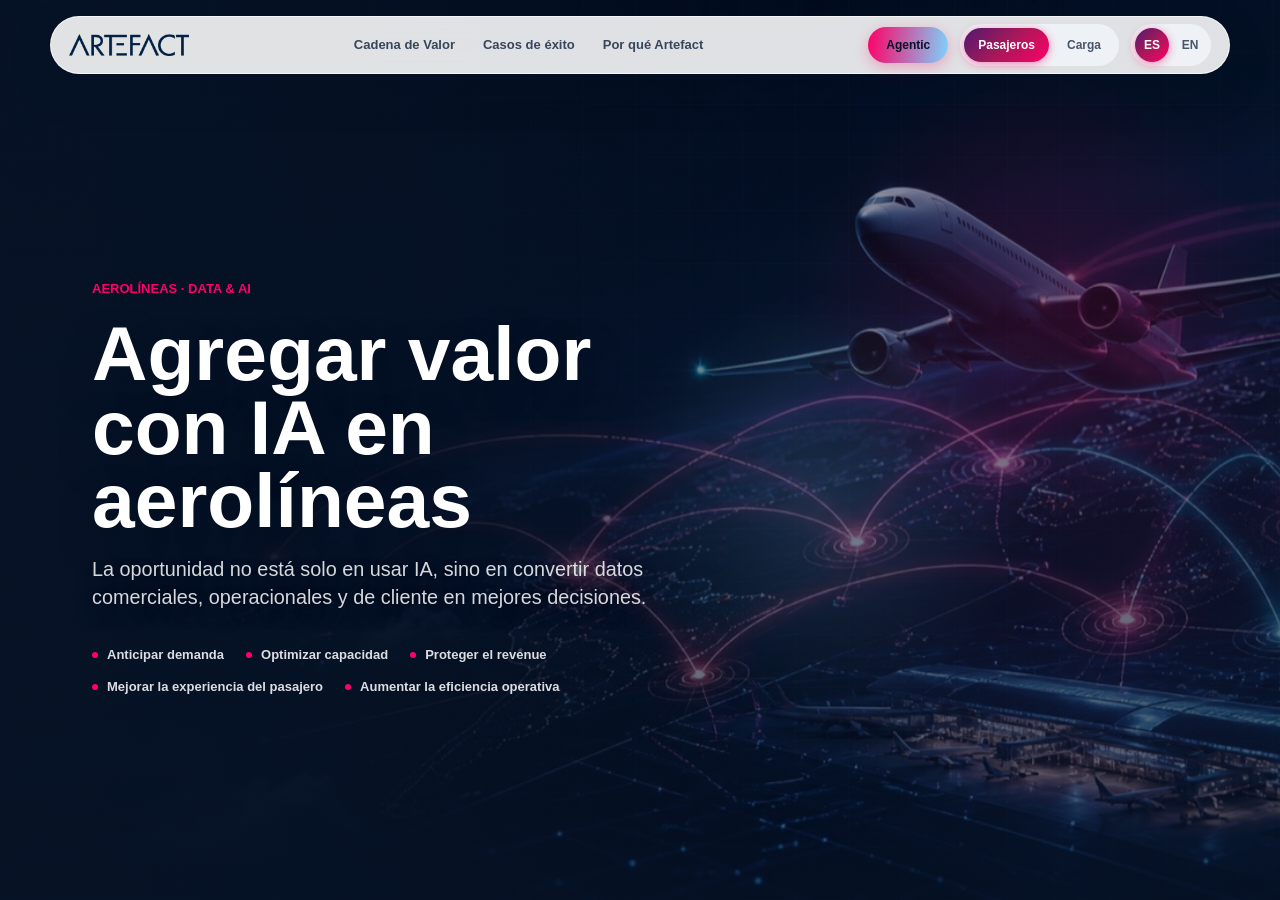
<file: index.html>
<!doctype html>
<html lang="es">
<head>
  <meta charset="utf-8">
  <meta name="viewport" content="width=device-width, initial-scale=1">
  <title>Artefact | Data & AI para Aerolíneas</title>
  <link rel="stylesheet" href="styles.css">
</head>
<body>
  <header class="site-header" aria-label="Navegación principal">
    <div class="nav-shell">
      <a class="brand" href="index.html" aria-label="Artefact">
      <img class="brand-logo" src="images/ARTEFACT.png" alt="Artefact">
      </a>
      <nav class="nav-links" aria-label="Secciones">
        <a href="casos.html">Cadena de Valor</a>
        <a href="credenciales.html">Casos de éxito</a>
        <a href="artefact.html#porque-artefact">Por qué Artefact</a>
      </nav>
      <div class="nav-actions">
        <a class="nav-agentic-btn" id="navAgenticBtn" href="agentic-airlines.html" aria-label="Ir a la sección Agentes en Aerolíneas">Agentic</a>
        <div class="mode-pill" aria-label="Modo del sitio" role="group">
          <span class="active" data-mode-value="pax" role="button" tabindex="0" aria-pressed="true">Pasajeros</span>
          <span data-mode-value="cargo" role="button" tabindex="0" aria-pressed="false">Carga</span>
        </div>
        <div class="lang-pill" aria-label="Idioma" role="group">
          <span class="active" data-lang="es" role="button" tabindex="0" aria-pressed="true">ES</span>
          <span data-lang="en" role="button" tabindex="0" aria-pressed="false">EN</span>
        </div>
      </div>
    </div>
  </header>

  <main id="top">
    <!-- HERO PASAJEROS -->
    <section class="hero" data-mode-section="pax" aria-labelledby="hero-title">
      <video class="hero-video" autoplay loop muted playsinline preload="auto" poster="images/portada.jpg" aria-hidden="true">
        <source src="videos/portada_2.mp4" type="video/mp4">
      </video>
      <div class="hero-grid-overlay" aria-hidden="true"></div>
      <div class="hero-glow" aria-hidden="true"></div>
      <div class="hero-vignette" aria-hidden="true"></div>
      <div class="hero-inner">
        <div>
          <p class="eyebrow">Aerolíneas · Data & AI</p>
          <h1 id="hero-title">Agregar valor con IA en aerolíneas</h1>
          <p class="hero-copy">La oportunidad no está solo en usar IA, sino en convertir datos comerciales, operacionales y de cliente en mejores decisiones.</p>
          <ul class="hero-pills" aria-label="Pilares de valor">
            <li>Anticipar demanda</li>
            <li>Optimizar capacidad</li>
            <li>Proteger el revenue</li>
            <li>Mejorar la experiencia del pasajero</li>
            <li>Aumentar la eficiencia operativa</li>
          </ul>
          </div>
        </div>
      </div>
    </section>

    <!-- HERO CARGO -->
    <section class="hero hero-cargo" data-mode-section="cargo" style="display:none;" aria-labelledby="hero-cargo-title">
      <video class="hero-video" autoplay loop muted playsinline preload="auto" poster="images/portada.jpg" aria-hidden="true">
        <source src="videos/pagina_carga.mp4" type="video/mp4">
      </video>
      <div class="hero-grid-overlay" aria-hidden="true"></div>
      <div class="hero-glow" aria-hidden="true"></div>
      <div class="hero-vignette" aria-hidden="true"></div>
      <div class="hero-inner">
        <div>
          <span class="cargo-badge">IA Agéntica &amp; Data Intelligence para Air Cargo</span>
          <h1 id="hero-cargo-title">Maximice la rentabilidad de cada metro cúbico y kilogramo en bodega con IA Agéntica.</h1>
          <p class="hero-copy">Inteligencia algorítmica para bodegas de pasajeros (<span class="term" tabindex="0">belly capacity<span class="term-tooltip">Espacio físico y peso admisible residual en las bodegas inferiores de aviones comerciales de pasaje, disponible para carga comercial y correo.</span></span>) y flotas cargueras dedicadas. Optimice el factor de ocupación, automatice cotizaciones spot en milisegundos y acelere el despacho documental sin reemplazar sus sistemas legados.</p>

          <div class="cargo-cta-row">
            <button type="button" class="cargo-cta-primary">Agendar Diagnóstico Técnico de Carga</button>
            <a class="cargo-cta-secondary" href="casos.html">Ver Arquitectura de Integración (API/ONE Record)</a>
          </div>

          <div class="cargo-kpi-strip" aria-label="Métricas clave de Air Cargo">
            <div class="cargo-kpi">
              <strong>+4.0% a +6.5%</strong>
              <span>Yield promedio por tonelada-kilómetro transportada</span>
            </div>
            <div class="cargo-kpi">
              <strong>-30% a -42%</strong>
              <span>Reducción en capacidad perdida (spoilage) por no-shows y cancelaciones</span>
            </div>
            <div class="cargo-kpi">
              <strong>+1.5 a 3.0 Ton</strong>
              <span>Toneladas adicionales capturadas por vuelo wide-body en bodegas belly</span>
            </div>
            <div class="cargo-kpi">
              <strong>&lt; 90 seg</strong>
              <span>Validación regulatoria de declaraciones de mercancías peligrosas (IATA DGR)</span>
            </div>
          </div>
        </div>
      </div>
    </section>
  </main>

  <script src="js/mode.js"></script>
  <script src="js/nav.js"></script>
  <script src="js/i18n.js"></script>
</body>
</html>
</file>
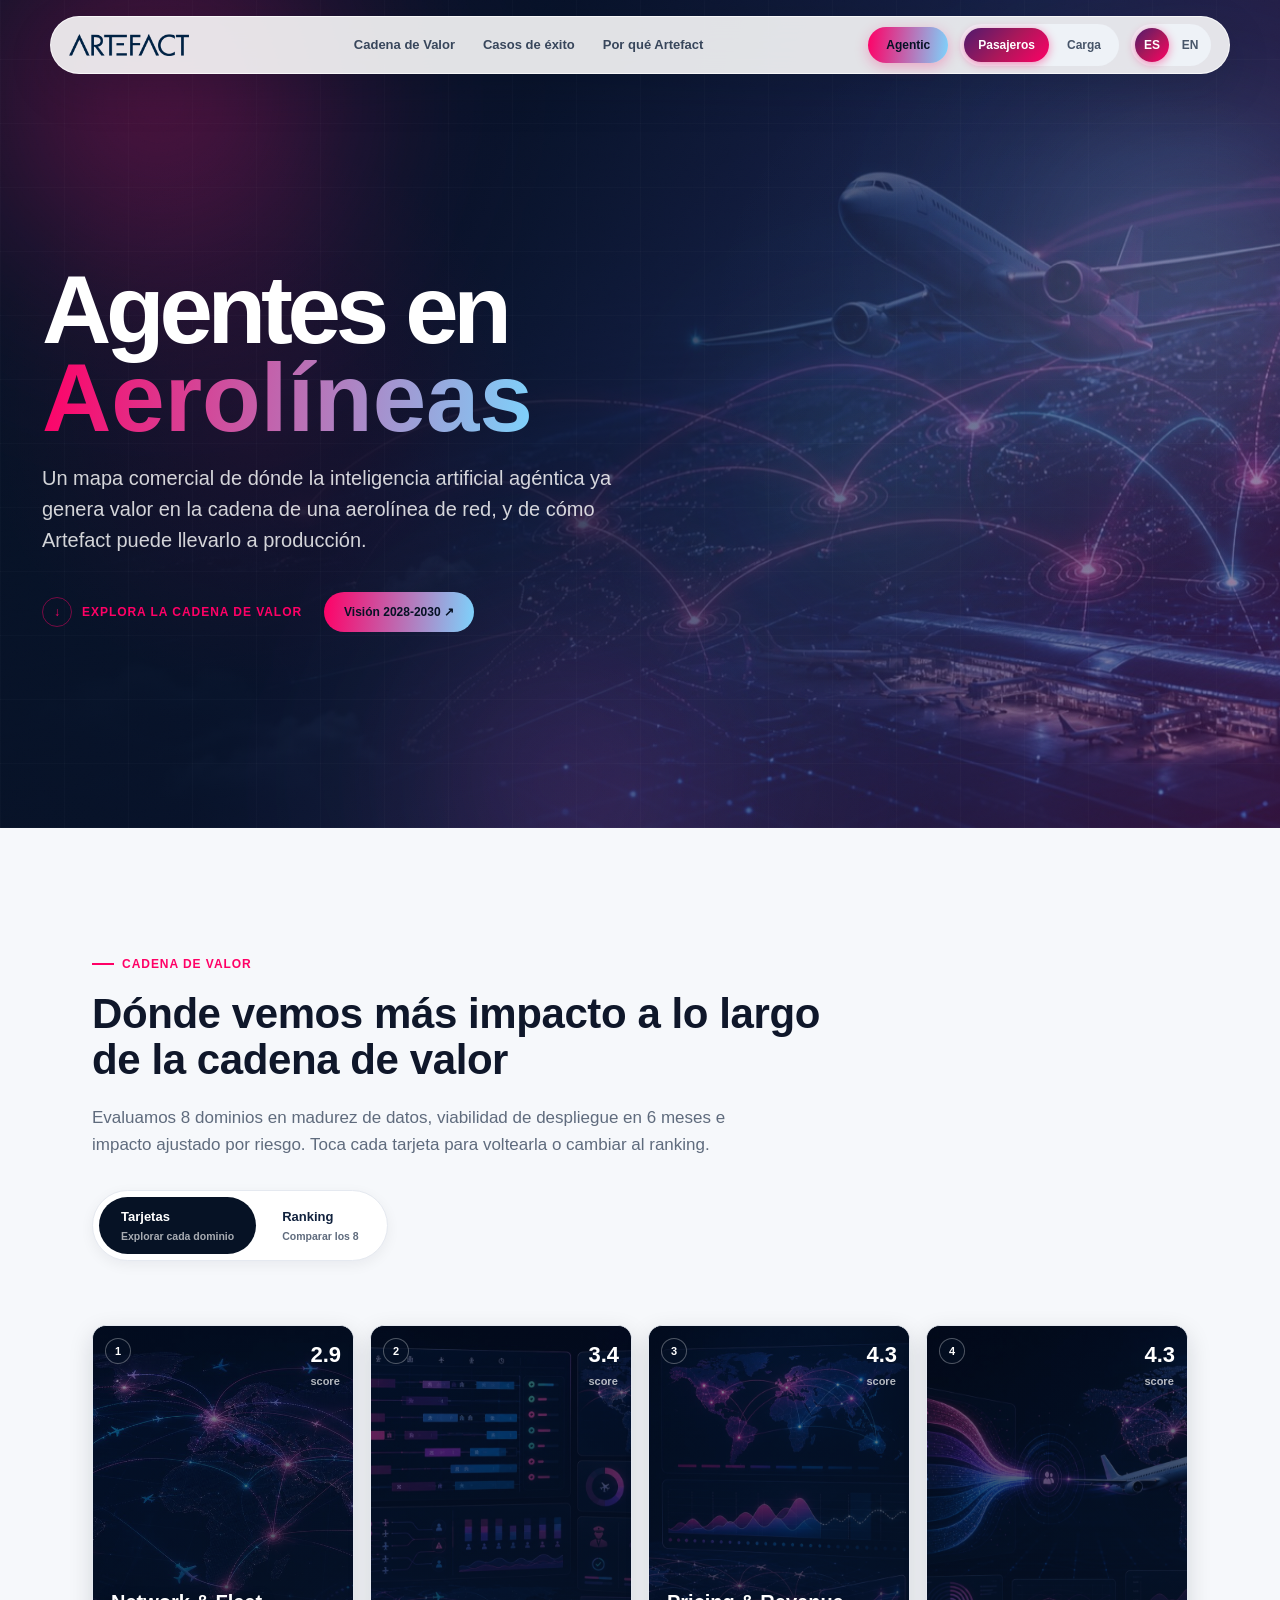
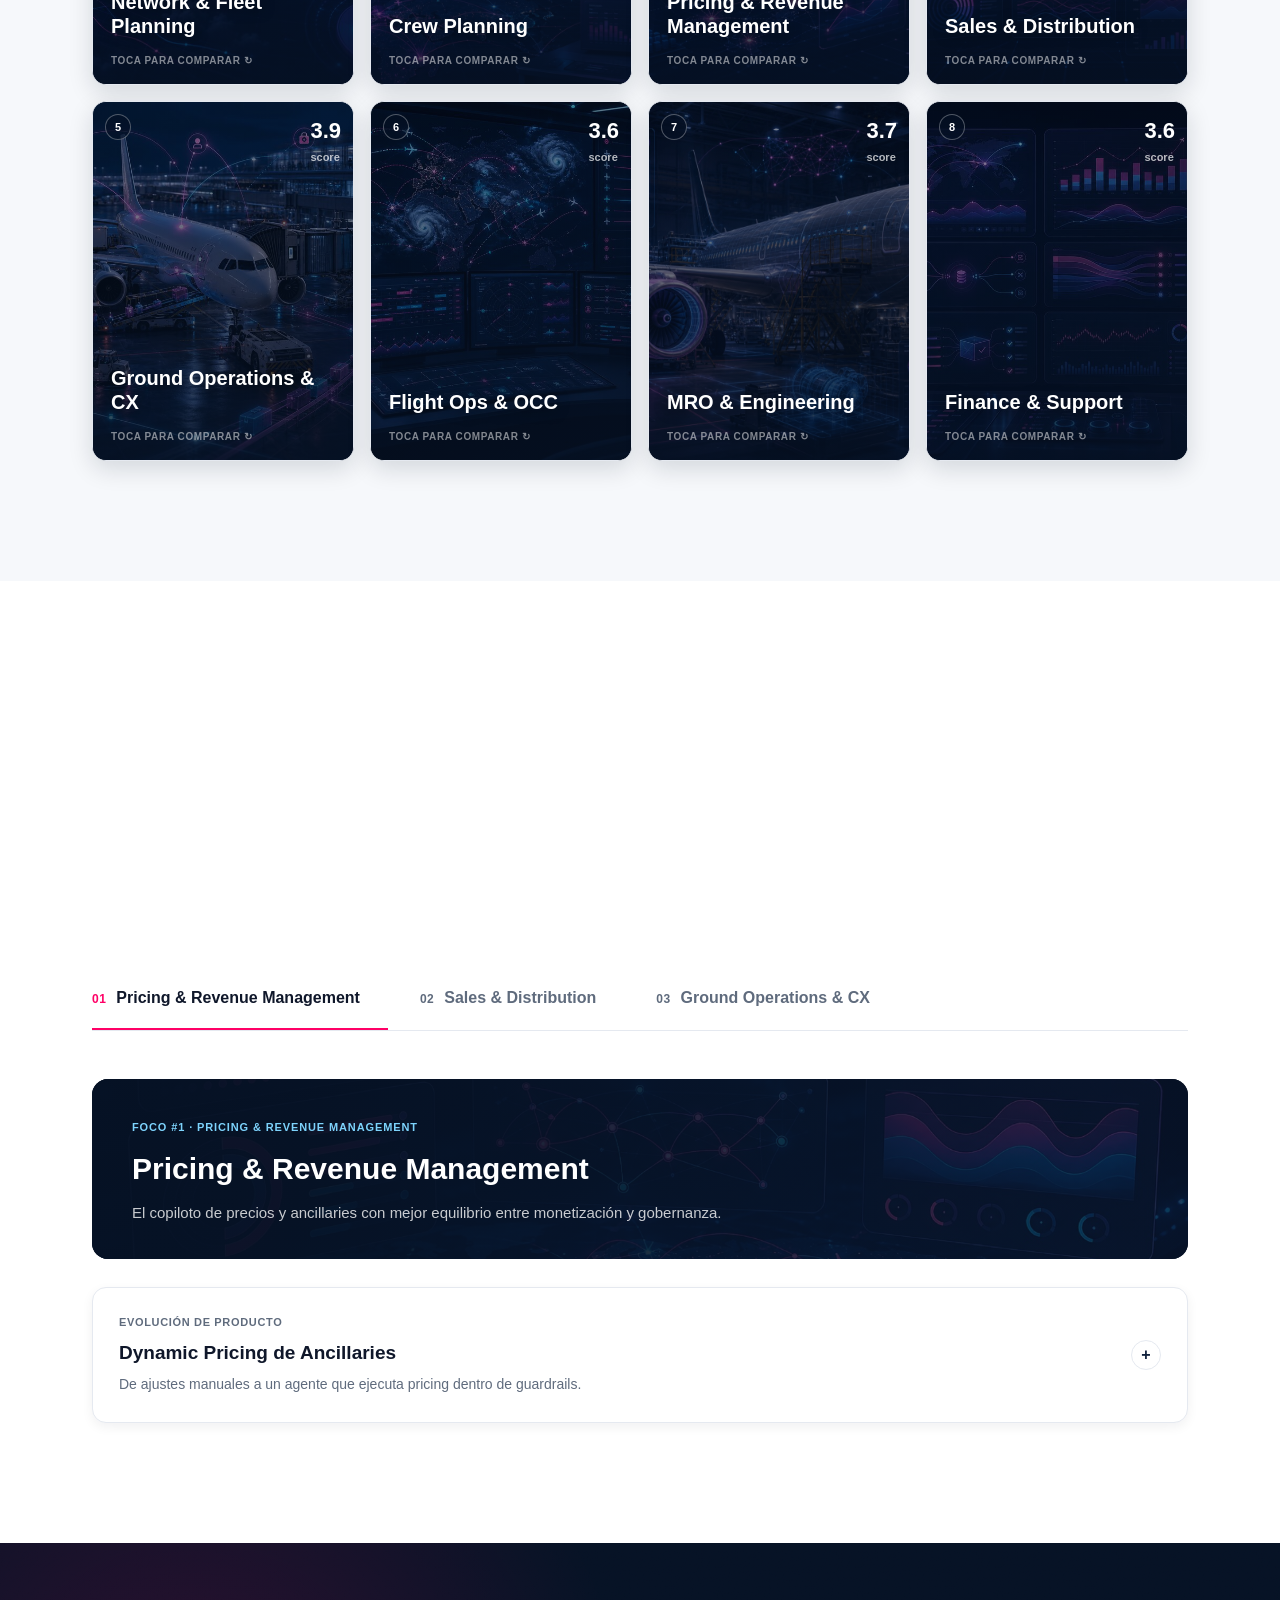
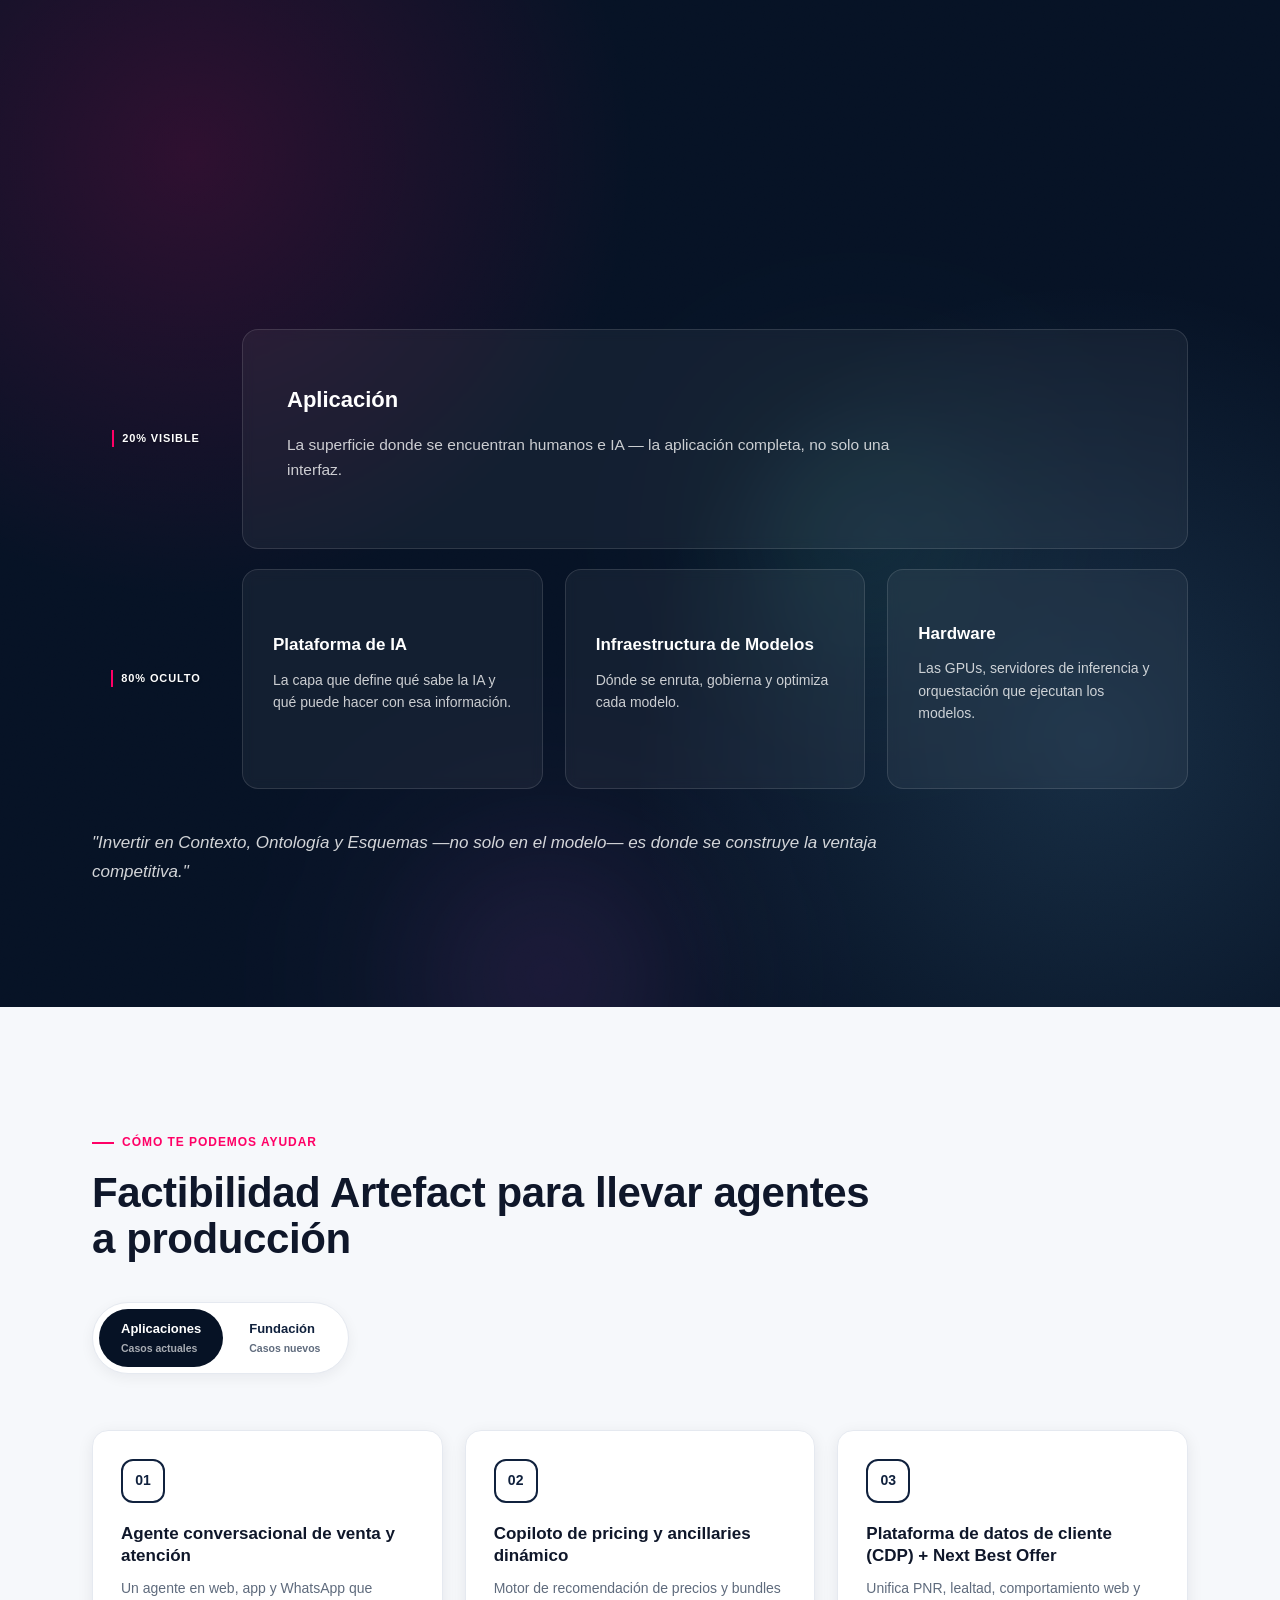
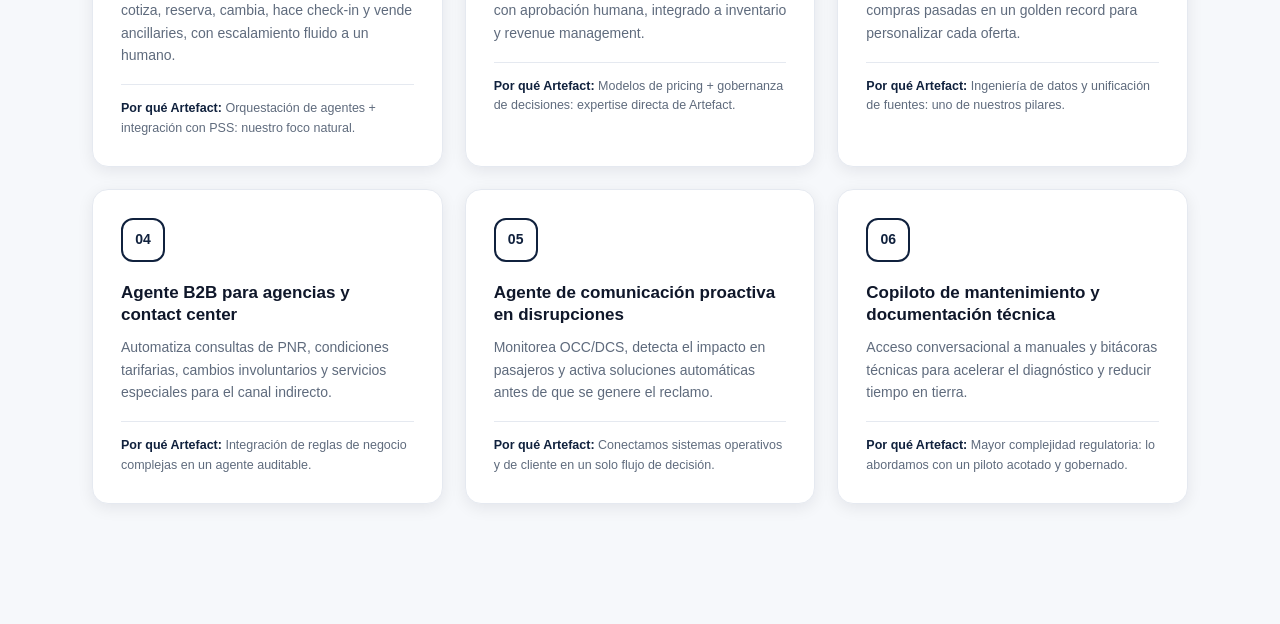
<file: agentic-airlines.html>
<!doctype html>
<html lang="es">
<head>
  <meta charset="utf-8">
  <meta name="viewport" content="width=device-width, initial-scale=1">
  <title>Agentes en Aerolíneas | Artefact</title>
  <link rel="stylesheet" href="styles.css">
</head>
<body>
  <header class="site-header" aria-label="Navegación principal">
    <div class="nav-shell">
      <a class="brand" href="index.html" aria-label="Artefact">
      <img class="brand-logo" src="images/ARTEFACT.png" alt="Artefact">
      </a>
      <nav class="nav-links" aria-label="Secciones">
        <a href="casos.html">Cadena de Valor</a>
        <a href="credenciales.html">Casos de éxito</a>
        <a href="artefact.html#porque-artefact">Por qué Artefact</a>
      </nav>
      <div class="nav-actions">
        <a class="nav-agentic-btn" id="navAgenticBtn" href="agentic-airlines.html" aria-label="Ir a la sección Agentes en Aerolíneas">Agentic</a>
        <div class="mode-pill" aria-label="Modo del sitio" role="group">
          <span class="active" data-mode-value="pax" role="button" tabindex="0" aria-pressed="true">Pasajeros</span>
          <span data-mode-value="cargo" role="button" tabindex="0" aria-pressed="false">Carga</span>
        </div>
        <div class="lang-pill" aria-label="Idioma" role="group">
          <span class="active" data-lang="es" role="button" tabindex="0" aria-pressed="true">ES</span>
          <span data-lang="en" role="button" tabindex="0" aria-pressed="false">EN</span>
        </div>
      </div>
    </div>
  </header>

  <main id="top">
    <section id="agentic-airlines" aria-labelledby="agentic-hero-title">

      <!-- HERO -->
      <div class="ag-hero">
        <div class="ag-hero-bg" aria-hidden="true"></div>
        <div class="mesh-blobs" aria-hidden="true">
          <span class="mesh-blob b1"></span>
          <span class="mesh-blob b2"></span>
          <span class="mesh-blob b3"></span>
          <span class="mesh-blob b4"></span>
        </div>
        <div class="ag-hero-gridlines" aria-hidden="true"></div>
        <div class="grain-overlay" aria-hidden="true"></div>
        <div class="ag-hero-inner">
          <h1 id="agentic-hero-title">Agentes en <span>Aerolíneas</span></h1>
          <p class="ag-hero-copy">Un mapa comercial de dónde la inteligencia artificial agéntica ya genera valor en la cadena de una aerolínea de red, y de cómo Artefact puede llevarlo a producción.</p>
          <div class="ag-hero-actions">
            <a class="scroll-cue" href="#cadena"><span class="dot" aria-hidden="true">↓</span> Explora la cadena de valor</a>
            <button type="button" class="nav-vision-btn" id="visionModalBtn">Visión 2028-2030 ↗</button>
          </div>
        </div>
      </div>

      <!-- CADENA DE VALOR -->
      <div class="ag-section impact-chain" id="cadena">
        <div class="ag-container">
          <p class="ag-label reveal">Cadena de valor</p>
          <h2 class="ag-title reveal">Dónde vemos más impacto a lo largo de la cadena de valor</h2>
          <p class="ag-lead reveal">Evaluamos 8 dominios en madurez de datos, viabilidad de despliegue en 6 meses e impacto ajustado por riesgo. Toca cada tarjeta para voltearla o cambiar al ranking.</p>

          <div class="chain-toggle reveal" role="tablist" aria-label="Vista de cadena de valor">
            <button type="button" class="chain-toggle-btn active" data-view="cards" role="tab" aria-selected="true"><strong>Tarjetas</strong><span>Explorar cada dominio</span></button>
            <button type="button" class="chain-toggle-btn" data-view="ranking" role="tab" aria-selected="false"><strong>Ranking</strong><span>Comparar los 8</span></button>
          </div>

          <div class="chain-rail" id="chainRail"></div>
          <div class="chain-ranking" id="chainRanking" style="display:none;"></div>
        </div>
      </div>

      <!-- FOCO DE VALOR -->
      <div class="ag-section" id="foco">
        <div class="ag-container">
          <p class="ag-label reveal">Foco a corto plazo</p>
          <h2 class="ag-title reveal">Dónde vemos más valor en el corto plazo</h2>
          <p class="ag-lead reveal">De las 3 áreas con mejor balance entre datos, monetización y riesgo, elegimos 2 procesos representativos cada una.</p>

          <div class="area-tabnav" id="areaTabNav" role="tablist" aria-label="Áreas de foco"></div>
          <div id="areaBlocks"></div>
        </div>
      </div>

      <!-- FUNDACIONES -->
      <div class="ag-section agentic-vision light-on-dark" id="fundaciones">
        <div class="mesh-blobs" aria-hidden="true">
          <span class="mesh-blob b3" style="width:380px;height:380px;"></span>
          <span class="mesh-blob b4" style="width:320px;height:320px;"></span>
        </div>
        <div class="grain-overlay" aria-hidden="true"></div>
        <div class="ag-container" style="position:relative; z-index:1;">
          <p class="ag-label reveal">Nuestro punto de vista</p>
          <h2 class="ag-title reveal" style="color:#fff;">Antes de escalar agentes, hay que construir las fundaciones correctas</h2>
          <p class="ag-lead reveal" style="color:rgba(255,255,255,0.72);">El 80% oculto —dónde vive el conocimiento del negocio y quién lo gobierna— decide si un agente es confiable o un riesgo.</p>

          <div class="layer-stack reveal">
            <div class="layer-row">
              <div class="layer-row-label"><span class="flight-stage-phase">20% visible</span></div>
              <div class="layer-row-content">
                <div class="vp-card layer-card-wide">
                  <h4 style="font-size:17px;font-weight:800;margin-bottom:10px;">Aplicación</h4>
                  <p>La superficie donde se encuentran humanos e IA — la aplicación completa, no solo una interfaz.</p>
                </div>
              </div>
            </div>
            <div class="layer-row">
              <div class="layer-row-label"><span class="flight-stage-phase">80% oculto</span></div>
              <div class="layer-row-content layer-row-cards">
                <div class="vp-card">
                  <h4 style="font-size:17px;font-weight:800;margin-bottom:10px;">Plataforma de IA</h4>
                  <p>La capa que define qué sabe la IA y qué puede hacer con esa información.</p>
                </div>
                <div class="vp-card">
                  <h4 style="font-size:17px;font-weight:800;margin-bottom:10px;">Infraestructura de Modelos</h4>
                  <p>Dónde se enruta, gobierna y optimiza cada modelo.</p>
                </div>
                <div class="vp-card">
                  <h4 style="font-size:17px;font-weight:800;margin-bottom:10px;">Hardware</h4>
                  <p>Las GPUs, servidores de inferencia y orquestación que ejecutan los modelos.</p>
                </div>
              </div>
            </div>
          </div>

          <p class="foundations-quote reveal">"Invertir en Contexto, Ontología y Esquemas —no solo en el modelo— es donde se construye la ventaja competitiva."</p>
        </div>
      </div>

      <!-- CÓMO AYUDAMOS -->
      <div class="ag-section" id="ayuda" style="background: var(--soft); position: relative; overflow: hidden;">
        <div class="ag-container" style="position: relative; z-index: 1;">
          <p class="ag-label reveal">Cómo te podemos ayudar</p>
          <h2 class="ag-title reveal">Factibilidad Artefact para llevar agentes a producción</h2>

          <div class="help-toggle reveal" role="tablist" aria-label="Tipo de caso">
            <button type="button" class="help-toggle-btn active" data-set="apps" role="tab" aria-selected="true"><strong>Aplicaciones</strong><span>Casos actuales</span></button>
            <button type="button" class="help-toggle-btn" data-set="foundation" role="tab" aria-selected="false"><strong>Fundación</strong><span>Casos nuevos</span></button>
          </div>

          <div class="help-grid" id="helpGrid"></div>
        </div>
      </div>

      <!-- MODAL VISIÓN 2028-2030 -->
      <div class="vision-modal-overlay" id="visionModalOverlay" role="dialog" aria-modal="true" aria-label="Visión 2028-2030">
        <div class="vision-modal agentic-vision light-on-dark">
          <button type="button" class="vision-modal-close" id="visionModalClose" aria-label="Cerrar">✕</button>
          <div class="ag-container" style="position:relative; z-index:1; max-width:100%; padding:0;">
            <p class="ag-label">Visión 2028 - 2030</p>
            <h2 class="ag-title" style="color:#fff; font-size:34px;">Así se siente volar con una aerolínea agéntica</h2>

            <div class="flight-path-wrap">
              <div class="flight-stage-badge" id="flightStageBadge"></div>
              <svg class="flight-svg" viewBox="0 0 1200 260" preserveAspectRatio="none" aria-hidden="true">
                <defs>
                  <linearGradient id="flightGradient" x1="0%" y1="0%" x2="100%" y2="0%">
                    <stop offset="0%" stop-color="#ff0066"/>
                    <stop offset="100%" stop-color="#7dd3fc"/>
                  </linearGradient>
                </defs>
                <path class="flight-path-track" d="M 60,215 C 96.0,211.7 204.0,202.5 276.0,195.0 C 348.0,187.5 420.0,187.5 492.0,170.0 C 564.0,152.5 636.0,111.7 708.0,90.0 C 780.0,68.3 852.0,23.3 924.0,40.0 C 996.0,56.7 1104.0,165.0 1140.0,190.0"/>
                <path class="flight-path-progress" id="flightProgressPath" pathLength="100" d="M 60,215 C 96.0,211.7 204.0,202.5 276.0,195.0 C 348.0,187.5 420.0,187.5 492.0,170.0 C 564.0,152.5 636.0,111.7 708.0,90.0 C 780.0,68.3 852.0,23.3 924.0,40.0 C 996.0,56.7 1104.0,165.0 1140.0,190.0"/>
              </svg>
              <div class="flight-plane" id="flightPlane">✈</div>
              <div class="flight-nodes" id="flightNodes"></div>
            </div>

            <div class="vision-panels" id="visionPanels"></div>
          </div>
        </div>
      </div>

    </section>
  </main>

  <script src="js/mode.js"></script>
  <script src="js/nav.js"></script>
  <script src="js/i18n.js"></script>
  <script src="js/agentic-airlines.js"></script>
</body>
</html>
</file>
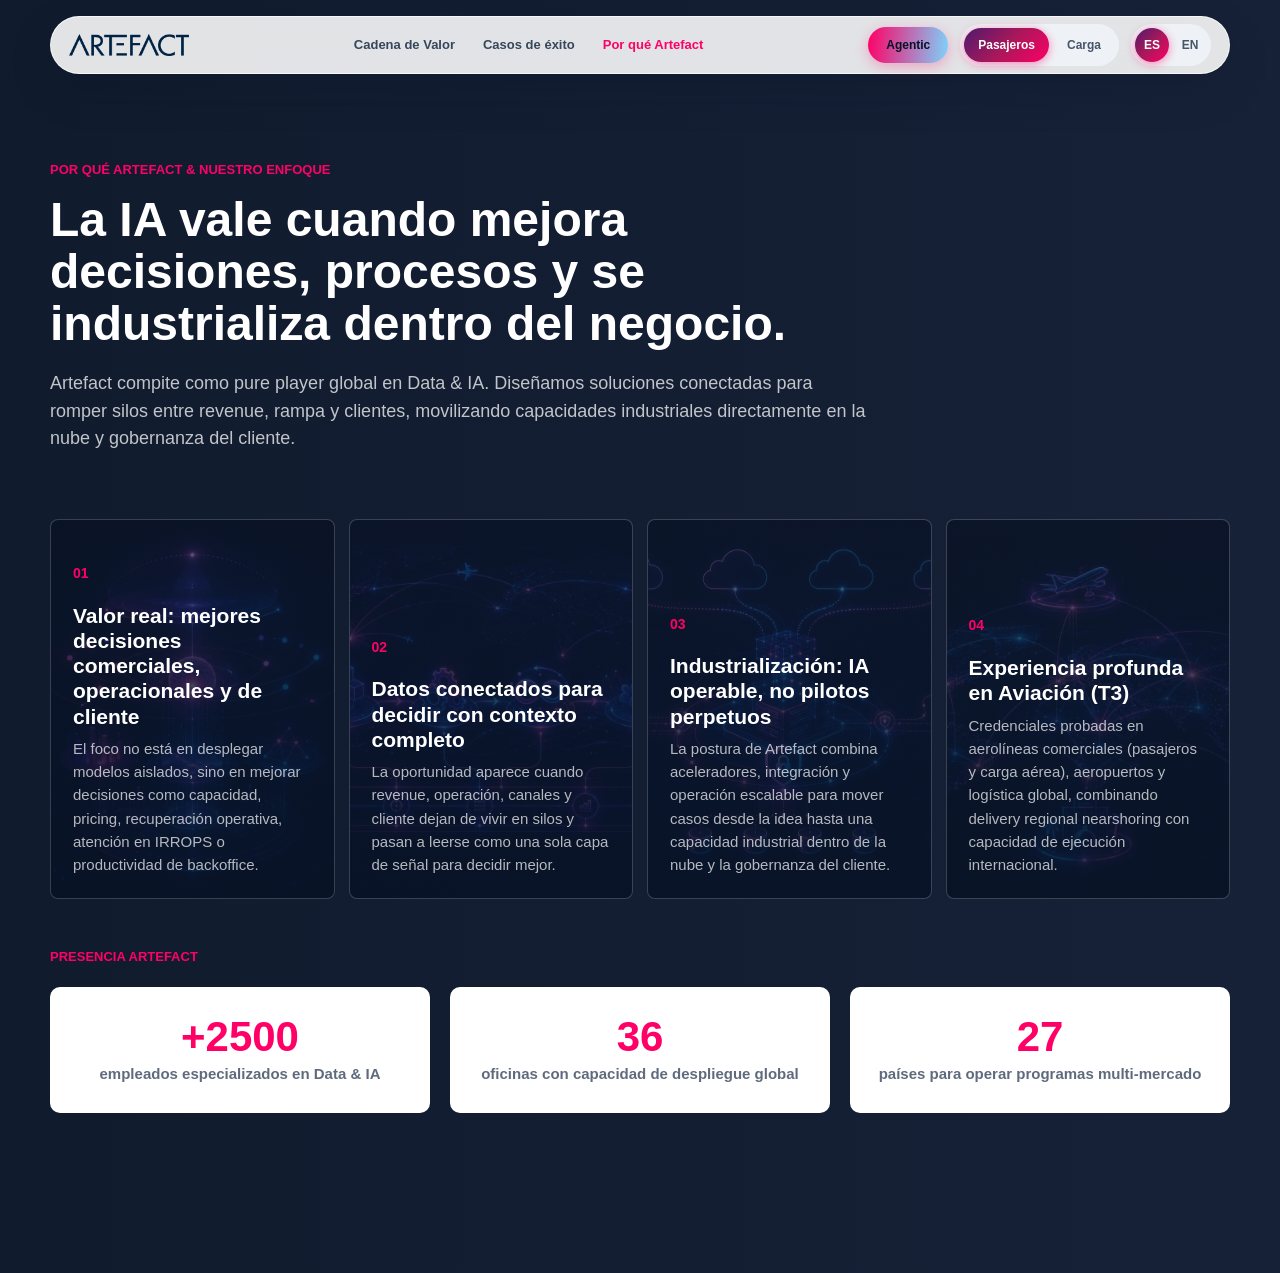
<file: artefact.html>
<!doctype html>
<html lang="es">
<head>
  <meta charset="utf-8">
  <meta name="viewport" content="width=device-width, initial-scale=1">
  <title>Por qué Artefact | Data & AI para Aerolíneas</title>
  <link rel="stylesheet" href="styles.css">
</head>
<body>
  <header class="site-header" aria-label="Navegación principal">
    <div class="nav-shell">
      <a class="brand" href="index.html" aria-label="Artefact">
      <img class="brand-logo" src="images/ARTEFACT.png" alt="Artefact">
      </a>
      <nav class="nav-links" aria-label="Secciones">
        <a href="casos.html">Cadena de Valor</a>
        <a href="credenciales.html">Casos de éxito</a>
        <a href="artefact.html#porque-artefact">Por qué Artefact</a>
      </nav>
      <div class="nav-actions">
        <a class="nav-agentic-btn" id="navAgenticBtn" href="agentic-airlines.html" aria-label="Ir a la sección Agentes en Aerolíneas">Agentic</a>
        <div class="mode-pill" aria-label="Modo del sitio" role="group">
          <span class="active" data-mode-value="pax" role="button" tabindex="0" aria-pressed="true">Pasajeros</span>
          <span data-mode-value="cargo" role="button" tabindex="0" aria-pressed="false">Carga</span>
        </div>
        <div class="lang-pill" aria-label="Idioma" role="group">
          <span class="active" data-lang="es" role="button" tabindex="0" aria-pressed="true">ES</span>
          <span data-lang="en" role="button" tabindex="0" aria-pressed="false">EN</span>
        </div>
      </div>
    </div>
  </header>

  <main id="top">
    <!-- POR QUÉ ARTEFACT: sección única que fusiona la ex-POV Artefact
         (tesis/filosofía) con las capacidades y escala de la consultora. -->
    <section id="porque-artefact" class="section why" aria-labelledby="porque-artefact-title">
      <div class="container why-layout">
        <div>
          <p class="section-label">Por qué Artefact &amp; Nuestro Enfoque</p>
          <h2 id="porque-artefact-title" class="section-title">La IA vale cuando mejora decisiones, procesos y se industrializa dentro del negocio.</h2>
          <p class="lead">Artefact compite como pure player global en Data &amp; IA. Diseñamos soluciones conectadas para romper silos entre revenue, rampa y clientes, movilizando capacidades industriales directamente en la nube y gobernanza del cliente.</p>
        </div>
        <div class="capabilities">
          <article class="capability" style="min-height:380px; display:flex; flex-direction:column; justify-content:flex-end;">
            <img class="capability-bg" src="images/1-pureplayerdataandIA.jpg" alt="">
            <div class="capability-overlay"></div>
            <span>01</span>
            <h3>Valor real: mejores decisiones comerciales, operacionales y de cliente</h3>
            <p>El foco no está en desplegar modelos aislados, sino en mejorar decisiones como capacidad, pricing, recuperación operativa, atención en IRROPS o productividad de backoffice.</p>
          </article>
          <article class="capability" style="min-height:380px; display:flex; flex-direction:column; justify-content:flex-end;">
            <img class="capability-bg" src="images/2-end-to-endreal.jpg" alt="">
            <div class="capability-overlay"></div>
            <span>02</span>
            <h3>Datos conectados para decidir con contexto completo</h3>
            <p>La oportunidad aparece cuando revenue, operación, canales y cliente dejan de vivir en silos y pasan a leerse como una sola capa de señal para decidir mejor.</p>
          </article>
          <article class="capability" style="min-height:380px; display:flex; flex-direction:column; justify-content:flex-end;">
            <img class="capability-bg" src="images/3-cloudagnostic.jpg" alt="">
            <div class="capability-overlay"></div>
            <span>03</span>
            <h3>Industrialización: IA operable, no pilotos perpetuos</h3>
            <p>La postura de Artefact combina aceleradores, integración y operación escalable para mover casos desde la idea hasta una capacidad industrial dentro de la nube y la gobernanza del cliente.</p>
          </article>
          <article class="capability" style="min-height:380px; display:flex; flex-direction:column; justify-content:flex-end;">
            <img class="capability-bg" src="images/4-experienciat3.jpg" alt="">
            <div class="capability-overlay"></div>
            <span>04</span>
            <h3>Experiencia profunda en Aviación (T3)</h3>
            <p>Credenciales probadas en aerolíneas comerciales (pasajeros y carga aérea), aeropuertos y logística global, combinando delivery regional nearshoring con capacidad de ejecución internacional.</p>
          </article>
        </div>
        <div>
          <p class="section-label" style="margin-bottom: 20px;">Presencia Artefact</p>
          <div class="why-stats">
          <div class="why-stat-card">
            <strong class="why-stat-number">+2500</strong>
            <span class="why-stat-desc">empleados especializados en Data & IA</span>
          </div>
          <div class="why-stat-card">
            <strong class="why-stat-number">36</strong>
            <span class="why-stat-desc">oficinas con capacidad de despliegue global</span>
          </div>
          <div class="why-stat-card">
            <strong class="why-stat-number">27</strong>
            <span class="why-stat-desc">países para operar programas multi-mercado</span>
          </div>
        </div>
      </div>
      </div>
    </section>
  </main>

  <script src="js/mode.js"></script>
  <script src="js/nav.js"></script>
  <script src="js/i18n.js"></script>
</body>
</html>
</file>
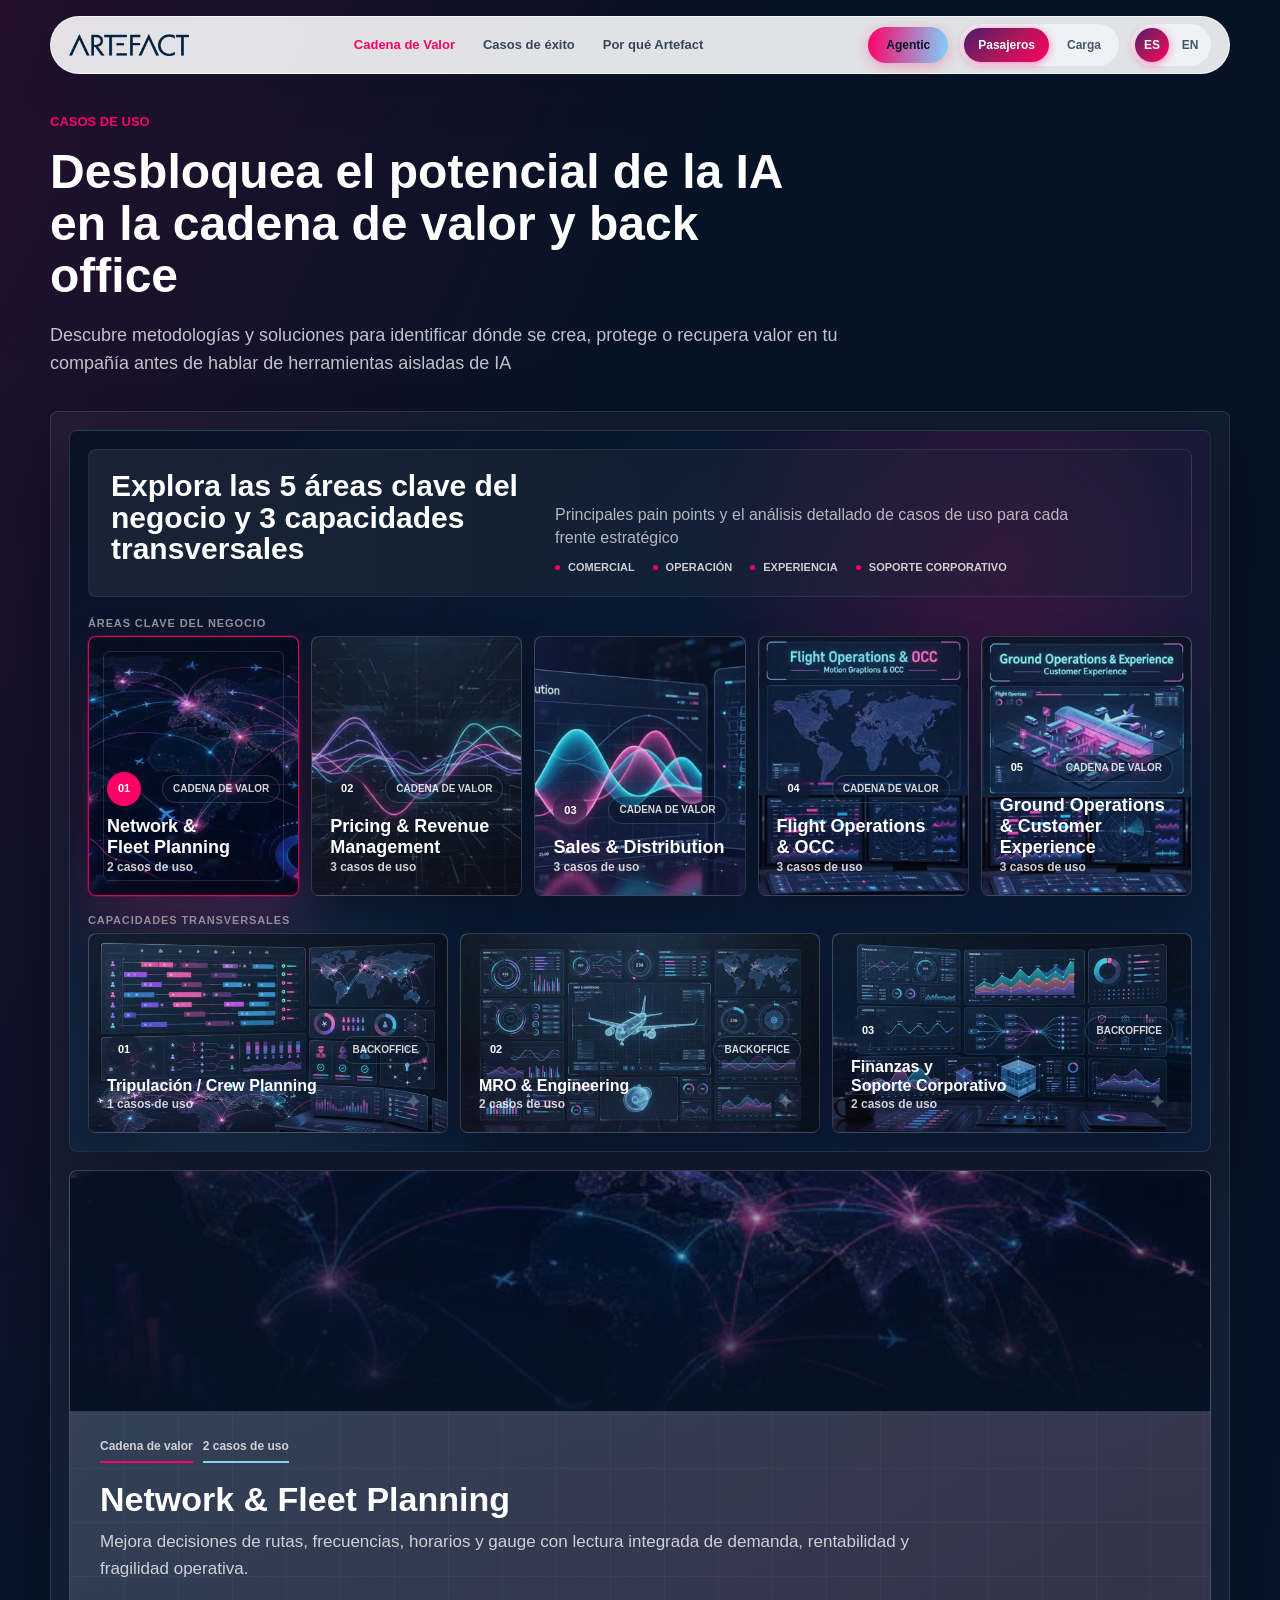
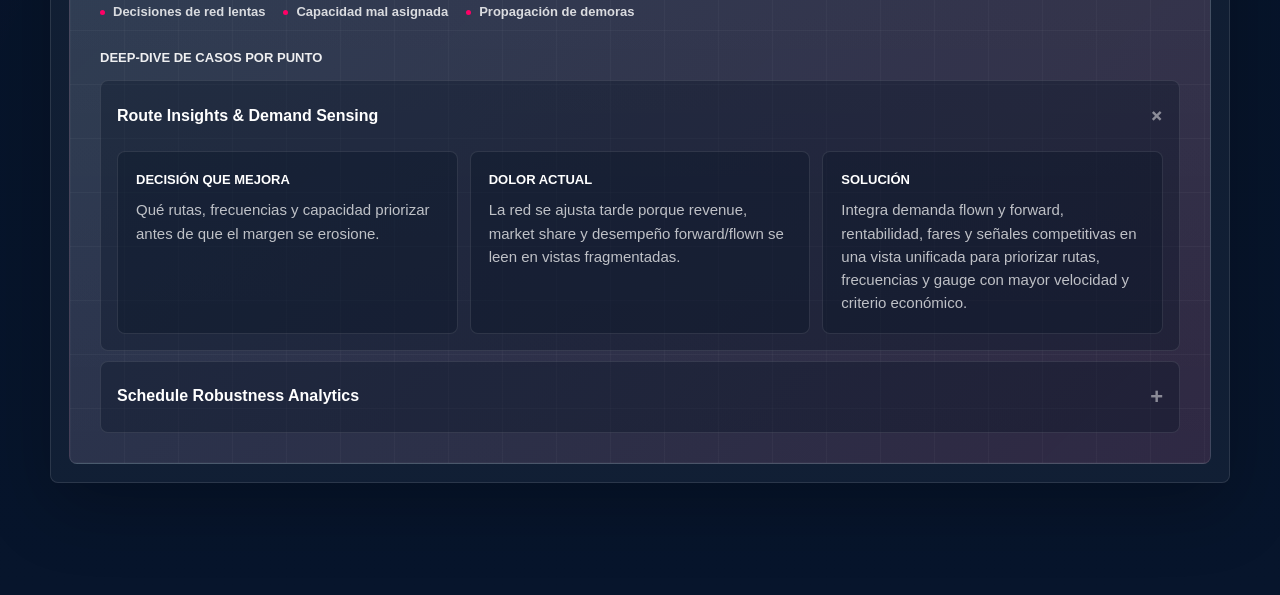
<file: casos.html>
<!doctype html>
<html lang="es">
<head>
  <meta charset="utf-8">
  <meta name="viewport" content="width=device-width, initial-scale=1">
  <title>Casos de Uso · Cadena de Valor | Artefact Aerolíneas</title>
  <link rel="stylesheet" href="styles.css">
</head>
<body>
  <header class="site-header" aria-label="Navegación principal">
    <div class="nav-shell">
      <a class="brand" href="index.html" aria-label="Artefact">
      <img class="brand-logo" src="images/ARTEFACT.png" alt="Artefact">
      </a>
      <nav class="nav-links" aria-label="Secciones">
        <a href="casos.html">Cadena de Valor</a>
        <a href="credenciales.html">Casos de éxito</a>
        <a href="artefact.html#porque-artefact">Por qué Artefact</a>
      </nav>
      <div class="nav-actions">
        <a class="nav-agentic-btn" id="navAgenticBtn" href="agentic-airlines.html" aria-label="Ir a la sección Agentes en Aerolíneas">Agentic</a>
        <div class="mode-pill" aria-label="Modo del sitio" role="group">
          <span class="active" data-mode-value="pax" role="button" tabindex="0" aria-pressed="true">Pasajeros</span>
          <span data-mode-value="cargo" role="button" tabindex="0" aria-pressed="false">Carga</span>
        </div>
        <div class="lang-pill" aria-label="Idioma" role="group">
          <span class="active" data-lang="es" role="button" tabindex="0" aria-pressed="true">ES</span>
          <span data-lang="en" role="button" tabindex="0" aria-pressed="false">EN</span>
        </div>
      </div>
    </div>
  </header>

  <main id="top">
    <section id="casos" class="section cases" aria-labelledby="casos-title">
      <div class="container">

        <!-- CADENA DE VALOR — PASAJEROS -->
        <div data-mode-section="pax">
          <p class="section-label">Casos de uso</p>
          <h2 id="casos-title" class="section-title">Desbloquea el potencial de la IA en la cadena de valor y back office</h2>
          <p class="lead">Descubre metodologías y soluciones para identificar dónde se crea, protege o recupera valor en tu compañía antes de hablar de herramientas aisladas de IA</p>

          <div class="value-explorer">
            <div class="route-shell">
              <div class="route-copy">
                <div>
                  <strong>Explora las 5 áreas clave del negocio y 3 capacidades transversales</strong>
                </div>
                <div class="route-copy-meta">
                  <p>Principales pain points y el análisis detallado de casos de uso para cada frente estratégico</p>
                  <div class="route-copy-badges" aria-hidden="true">
                    <span>Comercial</span>
                    <span>Operación</span>
                    <span>Experiencia</span>
                    <span>Soporte corporativo</span>
                  </div>
                </div>
              </div>
              <div class="route-map-ui" id="route-map" aria-label="Cadena de valor interactiva"></div>
            </div>

            <div class="value-layout">
              <article class="stage-spotlight" id="stage-spotlight" aria-live="polite"></article>
            </div>
          </div>
        </div>

        <!-- CADENA DE VALOR — CARGO -->
        <div data-mode-section="cargo" class="cargo-mode" style="display:none;">
          <p class="section-label">Casos de uso · Air Cargo</p>
          <h2 class="section-title" style="color:#fff;">Inteligencia algorítmica para toda la cadena de valor de carga aérea</h2>
          <p class="lead" style="color:rgba(255,255,255,0.68);">De la cotización spot a la aduana: dónde la IA agéntica ya genera rentabilidad y cumplimiento en bodegas de pasaje y flotas cargueras.</p>

          <!-- VALOR ESTRATÉGICO: 4 pilares -->
          <div class="cargo-block" id="cargo-pilares">
            <p class="cargo-eyebrow">Cadena de valor adaptativa</p>
            <h3 class="cargo-heading">4 frentes estratégicos de la carga aérea</h3>
            <p class="cargo-sub">Comercial, operaciones, experiencia B2B y cumplimiento regulatorio, evaluados con el mismo criterio de madurez de datos y viabilidad de despliegue que el resto del portafolio.</p>
            <div class="cargo-pillars">
              <article class="cargo-pillar-card">
                <span class="cargo-pillar-num">01</span>
                <h4>Comercial &amp; Dynamic Revenue Management</h4>
                <p>Pricing dinámico spot, sobreventa estocástica bivariada (peso/volumen), micro-negociación autónoma e integración con marketplaces (cargo.one, Freightos).</p>
              </article>
              <article class="cargo-pillar-card">
                <span class="cargo-pillar-num">02</span>
                <h4>Operaciones &amp; Logística de Red</h4>
                <p>Predicción de <span class="term" tabindex="0">belly capacity<span class="term-tooltip">Espacio físico y peso admisible residual en las bodegas inferiores de aviones comerciales de pasaje disponible para carga comercial y correo.</span></span> remanente, balanceo dinámico de pallets/contenedores <span class="term" tabindex="0">ULD<span class="term-tooltip">Unit Load Device: contenedores o pallets certificados diseñados para acoplarse directamente a las pistas de anclaje de la aeronave.</span></span>, reducción de turnaround y MRO especializado para compuertas y sistemas CLS.</p>
              </article>
              <article class="cargo-pillar-card">
                <span class="cargo-pillar-num">03</span>
                <h4>Experiencia B2B &amp; Proactive Tracking</h4>
                <p>Telemetría IoT en contenedores activos/pasivos, protección predictiva de cadena fría (Pharma/Fresh), prevención de demoras y resolución autónoma de consultas WISMC (Where Is My Cargo).</p>
              </article>
              <article class="cargo-pillar-card">
                <span class="cargo-pillar-num">04</span>
                <h4>Documentación, Aduanas &amp; Cumplimiento</h4>
                <p>Digitalización de manifiestos, validación de reglas <span class="term" tabindex="0">IATA DGR<span class="term-tooltip">Reglamentaciones estrictas para el embalaje, rotulación y transporte aéreo seguro de sustancias y mercancías peligrosas.</span></span>, transición al estándar <span class="term" tabindex="0">IATA ONE Record<span class="term-tooltip">Estándar moderno de IATA basado en APIs web y grafos de datos enlazados que crea un registro único y compartido para cada envío.</span></span> y mitigación de retenciones fiscales ICS2/ACAS.</p>
              </article>
            </div>
          </div>

          <!-- CASOS DE USO / FLASHCARDS -->
          <div class="cargo-block" id="cargo-flashcards">
            <p class="cargo-eyebrow">Casos de uso</p>
            <h3 class="cargo-heading">8 agentes de IA a lo largo de la cadena de carga</h3>
            <p class="cargo-sub">Cada agente resuelve un dolor operativo concreto (As-Is) con una solución agéntica medible (To-Be) e impacto cuantificado.</p>

            <div class="cargo-flashcards">

              <article class="cargo-flash-card">
                <span class="cargo-flash-badge">Comercial</span>
                <h4>CargoQuote Dynamic Engine</h4>
                <div class="cargo-flash-row">
                  <svg class="cargo-flash-icon is-pain" viewBox="0 0 24 24" fill="none" stroke="currentColor" stroke-width="2" stroke-linecap="round" stroke-linejoin="round" aria-hidden="true"><path d="M10.29 3.86 1.82 18a2 2 0 0 0 1.71 3h16.94a2 2 0 0 0 1.71-3L13.71 3.86a2 2 0 0 0-3.42 0Z"/><line x1="12" x2="12" y1="9" y2="13"/><line x1="12" x2="12.01" y1="17" y2="17"/></svg>
                  <div><strong>Dolor (As-Is)</strong><p>Cotizaciones spot manuales vía email demoradas de 4 a 18 horas; pérdida sistemática de solicitudes frente a forwarders que demandan respuesta en tiempo real.</p></div>
                </div>
                <div class="cargo-flash-row">
                  <svg class="cargo-flash-icon is-solution" viewBox="0 0 24 24" fill="none" stroke="currentColor" stroke-width="2" stroke-linecap="round" stroke-linejoin="round" aria-hidden="true"><rect x="4" y="4" width="16" height="16" rx="2"/><rect x="9" y="9" width="6" height="6"/><line x1="9" y1="1" x2="9" y2="4"/><line x1="15" y1="1" x2="15" y2="4"/><line x1="9" y1="20" x2="9" y2="23"/><line x1="15" y1="20" x2="15" y2="23"/><line x1="20" y1="9" x2="23" y2="9"/><line x1="20" y1="14" x2="23" y2="14"/><line x1="1" y1="9" x2="4" y2="9"/><line x1="1" y1="14" x2="4" y2="14"/></svg>
                  <div><strong>Solución agéntica (To-Be)</strong><p>Ingesta inteligente multicanal, inferencia semántica del envío, cálculo de bid prices marginales de red y micro-negociación algorítmica en menos de 10 segundos.</p></div>
                </div>
                <div class="cargo-flash-kpi">Respuesta &lt; 15 seg · +15% a +22% en conversión de cotizaciones spot · +4.0% a +6.5% en yield de red</div>
              </article>

              <article class="cargo-flash-card">
                <span class="cargo-flash-badge">Comercial</span>
                <h4>Neuro-Overbooking Optimizer</h4>
                <div class="cargo-flash-row">
                  <svg class="cargo-flash-icon is-pain" viewBox="0 0 24 24" fill="none" stroke="currentColor" stroke-width="2" stroke-linecap="round" stroke-linejoin="round" aria-hidden="true"><path d="M10.29 3.86 1.82 18a2 2 0 0 0 1.71 3h16.94a2 2 0 0 0 1.71-3L13.71 3.86a2 2 0 0 0-3.42 0Z"/><line x1="12" x2="12" y1="9" y2="13"/><line x1="12" x2="12.01" y1="17" y2="17"/></svg>
                  <div><strong>Dolor (As-Is)</strong><p>Spoilage crónico del 15% al 30% por reservas caídas y cancelaciones de última hora en perecederos; o sobreventa descalibrada que genera costosos offloads en plataforma.</p></div>
                </div>
                <div class="cargo-flash-row">
                  <svg class="cargo-flash-icon is-solution" viewBox="0 0 24 24" fill="none" stroke="currentColor" stroke-width="2" stroke-linecap="round" stroke-linejoin="round" aria-hidden="true"><rect x="4" y="4" width="16" height="16" rx="2"/><rect x="9" y="9" width="6" height="6"/><line x1="9" y1="1" x2="9" y2="4"/><line x1="15" y1="1" x2="15" y2="4"/><line x1="9" y1="20" x2="9" y2="23"/><line x1="15" y1="20" x2="15" y2="23"/><line x1="20" y1="9" x2="23" y2="9"/><line x1="20" y1="14" x2="23" y2="14"/><line x1="1" y1="9" x2="4" y2="9"/><line x1="1" y1="14" x2="4" y2="14"/></svg>
                  <div><strong>Solución agéntica (To-Be)</strong><p>Estimación continua del Show-up Score probabilístico (p_k) por forwarder y ruta, ajustando curvas bivariadas de sobreventa de peso y volumen según la función de beneficio esperado.</p></div>
                </div>
                <div class="cargo-flash-kpi">Spoilage -30% a -42% · Offloads en rampa -55% · +3.2 a +5.0 p.p. en factor de ocupación de peso</div>
              </article>

              <article class="cargo-flash-card">
                <span class="cargo-flash-badge">Operaciones</span>
                <h4>BellyYield Auto-Disrupter</h4>
                <div class="cargo-flash-row">
                  <svg class="cargo-flash-icon is-pain" viewBox="0 0 24 24" fill="none" stroke="currentColor" stroke-width="2" stroke-linecap="round" stroke-linejoin="round" aria-hidden="true"><path d="M10.29 3.86 1.82 18a2 2 0 0 0 1.71 3h16.94a2 2 0 0 0 1.71-3L13.71 3.86a2 2 0 0 0-3.42 0Z"/><line x1="12" x2="12" y1="9" y2="13"/><line x1="12" x2="12.01" y1="17" y2="17"/></svg>
                  <div><strong>Dolor (As-Is)</strong><p>Los despachadores aplican buffers estáticos y conservadores de peso por incertidumbre de pasajeros y combustible, dejando entre 2 y 4 toneladas de carga vendible vacías por vuelo intercontinental.</p></div>
                </div>
                <div class="cargo-flash-row">
                  <svg class="cargo-flash-icon is-solution" viewBox="0 0 24 24" fill="none" stroke="currentColor" stroke-width="2" stroke-linecap="round" stroke-linejoin="round" aria-hidden="true"><rect x="4" y="4" width="16" height="16" rx="2"/><rect x="9" y="9" width="6" height="6"/><line x1="9" y1="1" x2="9" y2="4"/><line x1="15" y1="1" x2="15" y2="4"/><line x1="9" y1="20" x2="9" y2="23"/><line x1="15" y1="20" x2="15" y2="23"/><line x1="20" y1="9" x2="23" y2="9"/><line x1="20" y1="14" x2="23" y2="14"/><line x1="1" y1="9" x2="4" y2="9"/><line x1="1" y1="14" x2="4" y2="14"/></svg>
                  <div><strong>Solución agéntica (To-Be)</strong><p>Inferencia bayesiana dinámica a T-72h, T-24h y T-4h sobre equipaje real y reservas de combustible, desbloqueando automáticamente inventario residual premium para paquetería express y e-commerce.</p></div>
                </div>
                <div class="cargo-flash-kpi">+1.5 a 3.0 Ton comerciales adicionales por vuelo wide-body · Cancelaciones operativas -70%</div>
              </article>

              <article class="cargo-flash-card">
                <span class="cargo-flash-badge">Operaciones</span>
                <h4>Autonomous ULD Fleet Allocator &amp; 3D Load Planner</h4>
                <div class="cargo-flash-row">
                  <svg class="cargo-flash-icon is-pain" viewBox="0 0 24 24" fill="none" stroke="currentColor" stroke-width="2" stroke-linecap="round" stroke-linejoin="round" aria-hidden="true"><path d="M10.29 3.86 1.82 18a2 2 0 0 0 1.71 3h16.94a2 2 0 0 0 1.71-3L13.71 3.86a2 2 0 0 0-3.42 0Z"/><line x1="12" x2="12" y1="9" y2="13"/><line x1="12" x2="12.01" y1="17" y2="17"/></svg>
                  <div><strong>Dolor (As-Is)</strong><p>Desbalances estructurales de ULDs que dejan sin pallets refrigerados a los centros de exportación y saturan los hubs de destino; planificación manual de estiba que transporta "aire".</p></div>
                </div>
                <div class="cargo-flash-row">
                  <svg class="cargo-flash-icon is-solution" viewBox="0 0 24 24" fill="none" stroke="currentColor" stroke-width="2" stroke-linecap="round" stroke-linejoin="round" aria-hidden="true"><rect x="4" y="4" width="16" height="16" rx="2"/><rect x="9" y="9" width="6" height="6"/><line x1="9" y1="1" x2="9" y2="4"/><line x1="15" y1="1" x2="15" y2="4"/><line x1="9" y1="20" x2="9" y2="23"/><line x1="15" y1="20" x2="15" y2="23"/><line x1="20" y1="9" x2="23" y2="9"/><line x1="20" y1="14" x2="23" y2="14"/><line x1="1" y1="9" x2="4" y2="9"/><line x1="1" y1="14" x2="4" y2="14"/></svg>
                  <div><strong>Solución agéntica (To-Be)</strong><p>Gemelo digital de la flota de ULDs con optimización combinatoria a 7 y 14 días para reposicionamiento predictivo en vuelos de pasaje, más estiba tridimensional optimizada según el contorno del fuselaje.</p></div>
                </div>
                <div class="cargo-flash-kpi">Costes de alquiler/reposicionamiento de ULDs -28% a -36% · Utilización de volumen cúbico +8% a +12%</div>
              </article>

              <article class="cargo-flash-card">
                <span class="cargo-flash-badge">Tracking &amp; CX</span>
                <h4>ColdChain Sentinel &amp; Disruption Handler</h4>
                <div class="cargo-flash-row">
                  <svg class="cargo-flash-icon is-pain" viewBox="0 0 24 24" fill="none" stroke="currentColor" stroke-width="2" stroke-linecap="round" stroke-linejoin="round" aria-hidden="true"><path d="M10.29 3.86 1.82 18a2 2 0 0 0 1.71 3h16.94a2 2 0 0 0 1.71-3L13.71 3.86a2 2 0 0 0-3.42 0Z"/><line x1="12" x2="12" y1="9" y2="13"/><line x1="12" x2="12.01" y1="17" y2="17"/></svg>
                  <div><strong>Dolor (As-Is)</strong><p>Supervisión reactiva de la cadena de frío en fármacos y perecederos; las fluctuaciones térmicas en pista o escalas imprevistas se detectan cuando la mercancía ya está dañada.</p></div>
                </div>
                <div class="cargo-flash-row">
                  <svg class="cargo-flash-icon is-solution" viewBox="0 0 24 24" fill="none" stroke="currentColor" stroke-width="2" stroke-linecap="round" stroke-linejoin="round" aria-hidden="true"><rect x="4" y="4" width="16" height="16" rx="2"/><rect x="9" y="9" width="6" height="6"/><line x1="9" y1="1" x2="9" y2="4"/><line x1="15" y1="1" x2="15" y2="4"/><line x1="9" y1="20" x2="9" y2="23"/><line x1="15" y1="20" x2="15" y2="23"/><line x1="20" y1="9" x2="23" y2="9"/><line x1="20" y1="14" x2="23" y2="14"/><line x1="1" y1="9" x2="4" y2="9"/><line x1="1" y1="14" x2="4" y2="14"/></svg>
                  <div><strong>Solución agéntica (To-Be)</strong><p>Monitoreo predictivo continuo vía IoT con algoritmos de degradación térmica que proyectan variaciones según clima y demoras de vuelo, activando protocolos en rampa o re-enrutamiento preventivo autónomo.</p></div>
                </div>
                <div class="cargo-flash-kpi">Incidencias por pérdida de temperatura -70% · Alertas a forwarders &lt; 3 min · Retención de cuentas Pharma +15 p.p.</div>
              </article>

              <article class="cargo-flash-card">
                <span class="cargo-flash-badge">Tracking &amp; CX</span>
                <h4>CargoCare Cognitive Orchestrator</h4>
                <div class="cargo-flash-row">
                  <svg class="cargo-flash-icon is-pain" viewBox="0 0 24 24" fill="none" stroke="currentColor" stroke-width="2" stroke-linecap="round" stroke-linejoin="round" aria-hidden="true"><path d="M10.29 3.86 1.82 18a2 2 0 0 0 1.71 3h16.94a2 2 0 0 0 1.71-3L13.71 3.86a2 2 0 0 0-3.42 0Z"/><line x1="12" x2="12" y1="9" y2="13"/><line x1="12" x2="12.01" y1="17" y2="17"/></svg>
                  <div><strong>Dolor (As-Is)</strong><p>Call centers y escritorios de atención colapsados respondiendo miles de consultas repetitivas de localización (WISMC), estatus aduanal y entrega de POD a los forwarders.</p></div>
                </div>
                <div class="cargo-flash-row">
                  <svg class="cargo-flash-icon is-solution" viewBox="0 0 24 24" fill="none" stroke="currentColor" stroke-width="2" stroke-linecap="round" stroke-linejoin="round" aria-hidden="true"><rect x="4" y="4" width="16" height="16" rx="2"/><rect x="9" y="9" width="6" height="6"/><line x1="9" y1="1" x2="9" y2="4"/><line x1="15" y1="1" x2="15" y2="4"/><line x1="9" y1="20" x2="9" y2="23"/><line x1="15" y1="20" x2="15" y2="23"/><line x1="20" y1="9" x2="23" y2="9"/><line x1="20" y1="14" x2="23" y2="14"/><line x1="1" y1="9" x2="4" y2="9"/><line x1="1" y1="14" x2="4" y2="14"/></svg>
                  <div><strong>Solución agéntica (To-Be)</strong><p>Asistente B2B basado en Agentic RAG con ejecución directa de funciones conectado a CMS centrales (iCargo, Cargospot) para resolución autónoma en WhatsApp corporativo, portal web y correo.</p></div>
                </div>
                <div class="cargo-flash-kpi">75% a 85% de autoservicio end-to-end · Tiempos de ciclo -40% · Costes de soporte -35% a -45%</div>
              </article>

              <article class="cargo-flash-card">
                <span class="cargo-flash-badge">Compliance</span>
                <h4>DG-Vision Regulatory Validator</h4>
                <div class="cargo-flash-row">
                  <svg class="cargo-flash-icon is-pain" viewBox="0 0 24 24" fill="none" stroke="currentColor" stroke-width="2" stroke-linecap="round" stroke-linejoin="round" aria-hidden="true"><path d="M10.29 3.86 1.82 18a2 2 0 0 0 1.71 3h16.94a2 2 0 0 0 1.71-3L13.71 3.86a2 2 0 0 0-3.42 0Z"/><line x1="12" x2="12" y1="9" y2="13"/><line x1="12" x2="12.01" y1="17" y2="17"/></svg>
                  <div><strong>Dolor (As-Is)</strong><p>Verificación manual de declaraciones de mercancías peligrosas (DGD) de 40 a 90 minutos por guía aérea, expuesta a rechazos por inconsistencias y riesgos severos de seguridad en vuelo.</p></div>
                </div>
                <div class="cargo-flash-row">
                  <svg class="cargo-flash-icon is-solution" viewBox="0 0 24 24" fill="none" stroke="currentColor" stroke-width="2" stroke-linecap="round" stroke-linejoin="round" aria-hidden="true"><rect x="4" y="4" width="16" height="16" rx="2"/><rect x="9" y="9" width="6" height="6"/><line x1="9" y1="1" x2="9" y2="4"/><line x1="15" y1="1" x2="15" y2="4"/><line x1="9" y1="20" x2="9" y2="23"/><line x1="15" y1="20" x2="15" y2="23"/><line x1="20" y1="9" x2="23" y2="9"/><line x1="20" y1="14" x2="23" y2="14"/><line x1="1" y1="9" x2="4" y2="9"/><line x1="1" y1="14" x2="4" y2="14"/></svg>
                  <div><strong>Solución agéntica (To-Be)</strong><p>Visión artificial y razonamiento ontológico multimodal para cotejar documentos DGD, empaques y rotulado físico contra las tablas IATA DGR y variaciones de operador en tiempo real.</p></div>
                </div>
                <div class="cargo-flash-kpi">Verificación &lt; 90 seg · 99.5% de precisión en reglas de segregación química · Cero demoras atribuibles a documentación DGR</div>
              </article>

              <article class="cargo-flash-card">
                <span class="cargo-flash-badge">Compliance</span>
                <h4>ONE Record Semantic Customs Agent</h4>
                <div class="cargo-flash-row">
                  <svg class="cargo-flash-icon is-pain" viewBox="0 0 24 24" fill="none" stroke="currentColor" stroke-width="2" stroke-linecap="round" stroke-linejoin="round" aria-hidden="true"><path d="M10.29 3.86 1.82 18a2 2 0 0 0 1.71 3h16.94a2 2 0 0 0 1.71-3L13.71 3.86a2 2 0 0 0-3.42 0Z"/><line x1="12" x2="12" y1="9" y2="13"/><line x1="12" x2="12.01" y1="17" y2="17"/></svg>
                  <div><strong>Dolor (As-Is)</strong><p>Datos fragmentados en mensajes legados Cargo-IMP con descripciones genéricas que causan inconsistencias frente a códigos del Sistema Armonizado (HS) y retenciones aduaneras de 24 a 72 horas.</p></div>
                </div>
                <div class="cargo-flash-row">
                  <svg class="cargo-flash-icon is-solution" viewBox="0 0 24 24" fill="none" stroke="currentColor" stroke-width="2" stroke-linecap="round" stroke-linejoin="round" aria-hidden="true"><rect x="4" y="4" width="16" height="16" rx="2"/><rect x="9" y="9" width="6" height="6"/><line x1="9" y1="1" x2="9" y2="4"/><line x1="15" y1="1" x2="15" y2="4"/><line x1="9" y1="20" x2="9" y2="23"/><line x1="15" y1="20" x2="15" y2="23"/><line x1="20" y1="9" x2="23" y2="9"/><line x1="20" y1="14" x2="23" y2="14"/><line x1="1" y1="9" x2="4" y2="9"/><line x1="1" y1="14" x2="4" y2="14"/></svg>
                  <div><strong>Solución agéntica (To-Be)</strong><p>Agente semántico nativo en el estándar web IATA ONE Record (JSON-LD) que concilia guías MAWB/HAWB con facturas, asigna códigos arancelarios y genera manifiestos anticipados (ICS2/ACAS).</p></div>
                </div>
                <div class="cargo-flash-kpi">Dwell time aduanero -40% a -50% · Inconsistencias de manifiestos -95% · Auditorías aduaneras 80% más veloces</div>
              </article>

            </div>
          </div>

          <!-- BENCHMARKS -->
          <div class="cargo-block" id="cargo-benchmarks">
            <p class="cargo-eyebrow">Validación de mercado</p>
            <h3 class="cargo-heading">Benchmarks globales de referencia</h3>
            <div class="cargo-benchmarks">
              <article class="cargo-benchmark-card">
                <strong>Lufthansa Cargo</strong>
                <p>Automatización Mail2Booking con Azure OpenAI + UiPath para transformar correos en reservas firmes en minutos, y liderazgo pionero en el intercambio semántico IATA ONE Record.</p>
              </article>
              <article class="cargo-benchmark-card">
                <strong>Qatar Airways Cargo</strong>
                <p>Plataforma de inteligencia tarifaria con FLYR Labs basada en Deep Learning para modelado dinámico de demanda en red de fuselaje ancho y equilibrio algorítmico entre acuerdos BSA y mercado spot.</p>
              </article>
              <article class="cargo-benchmark-card">
                <strong>Delta Cargo</strong>
                <p>Modernización del núcleo transaccional en la nube con IBS iCargo y distribución omnicanal vía APIs dinámicas en Freightos WebCargo y cargo.one con modelos de tarifa integral All-In.</p>
              </article>
            </div>
          </div>

          <!-- VISION 2028-2030 -->
          <div class="cargo-block" id="cargo-vision">
            <p class="cargo-eyebrow">Visión 2028-2030</p>
            <h3 class="cargo-heading">The Autonomous Air Cargo Network</h3>
            <div class="cargo-timeline">
              <article class="cargo-timeline-step">
                <span class="cargo-timeline-year">2026</span>
                <p>Transición masiva al estándar IATA ONE Record y orquestación de agentes copiloto (Human-in-the-Loop) para Revenue Management y DGR.</p>
              </article>
              <article class="cargo-timeline-step">
                <span class="cargo-timeline-year">2028</span>
                <p>Negociación máquina a máquina (M2M) totalmente autónoma para cotizaciones spot de forwarders y reposicionamiento predictivo de flota de ULDs.</p>
              </article>
              <article class="cargo-timeline-step">
                <span class="cargo-timeline-year">2030</span>
                <p>Red logística autónoma auto-reparable (Self-Healing Air Cargo Network): despacho de bodegas belly, estiba 3D en rampa y gestión aduanera orquestadas sin fricción humana en terminales inteligentes.</p>
              </article>
            </div>
          </div>

        </div>

      </div>
    </section>
  </main>

  <script src="js/mode.js"></script>
  <script src="js/nav.js"></script>
  <script src="js/i18n.js"></script>
  <script src="js/casos.js"></script>
</body>
</html>
</file>
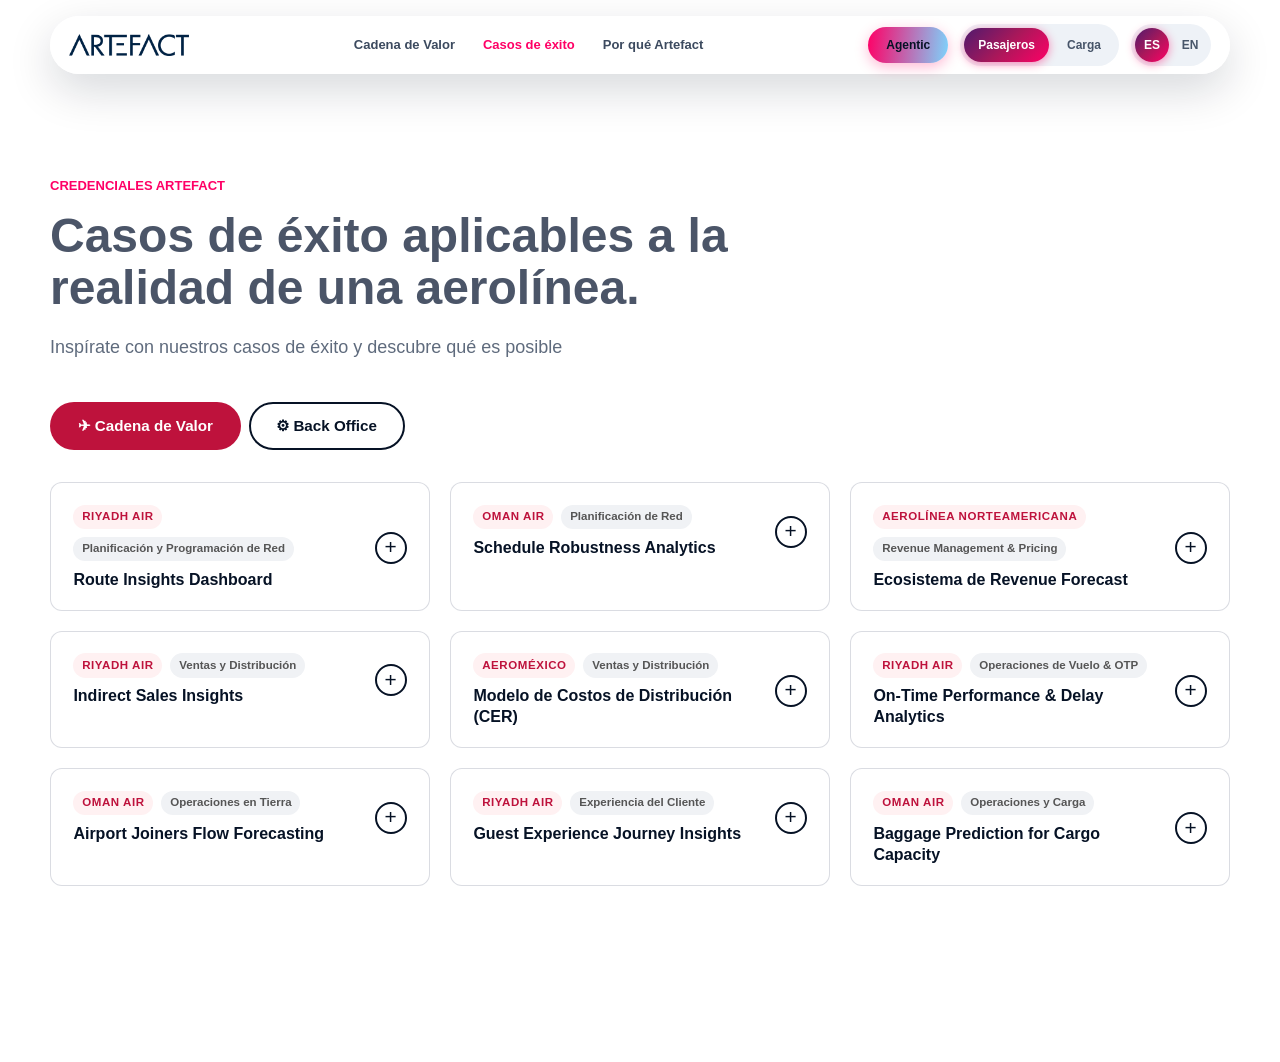
<file: credenciales.html>
<!doctype html>
<html lang="es">
<head>
  <meta charset="utf-8">
  <meta name="viewport" content="width=device-width, initial-scale=1">
  <title>Credenciales Artefact | Aerolíneas</title>
  <link rel="stylesheet" href="styles.css">
</head>
<body>
  <header class="site-header" aria-label="Navegación principal">
    <div class="nav-shell">
      <a class="brand" href="index.html" aria-label="Artefact">
      <img class="brand-logo" src="images/ARTEFACT.png" alt="Artefact">
      </a>
      <nav class="nav-links" aria-label="Secciones">
        <a href="casos.html">Cadena de Valor</a>
        <a href="credenciales.html">Casos de éxito</a>
        <a href="artefact.html#porque-artefact">Por qué Artefact</a>
      </nav>
      <div class="nav-actions">
        <a class="nav-agentic-btn" id="navAgenticBtn" href="agentic-airlines.html" aria-label="Ir a la sección Agentes en Aerolíneas">Agentic</a>
        <div class="mode-pill" aria-label="Modo del sitio" role="group">
          <span class="active" data-mode-value="pax" role="button" tabindex="0" aria-pressed="true">Pasajeros</span>
          <span data-mode-value="cargo" role="button" tabindex="0" aria-pressed="false">Carga</span>
        </div>
        <div class="lang-pill" aria-label="Idioma" role="group">
          <span class="active" data-lang="es" role="button" tabindex="0" aria-pressed="true">ES</span>
          <span data-lang="en" role="button" tabindex="0" aria-pressed="false">EN</span>
        </div>
      </div>
    </div>
  </header>

  <main id="top">
    <section id="credenciales" class="section credentials" aria-labelledby="credenciales-title">
      <div class="container">

        <div data-mode-section="pax">
        <p class="section-label">Credenciales Artefact</p>
        <h2 id="credenciales-title" class="section-title">Casos de éxito aplicables a la realidad de una aerolínea.</h2>
        <p class="lead">Inspírate con nuestros casos de éxito y descubre qué es posible</p>

        <!-- TABS -->
        <div class="cred-tabs" role="tablist">
          <button class="cred-tab active" role="tab" aria-selected="true" aria-controls="tab-cadena" id="btn-cadena" onclick="switchTab('cadena')">
            ✈ Cadena de Valor
          </button>
          <button class="cred-tab" role="tab" aria-selected="false" aria-controls="tab-backoffice" id="btn-backoffice" onclick="switchTab('backoffice')">
            ⚙ Back Office
          </button>
        </div>

        <!-- CADENA DE VALOR -->
        <div id="tab-cadena" class="cred-panel" role="tabpanel">
          <div class="cred-grid">

            <div class="cred-card">
              <div class="cred-card-header">
                <div class="cred-card-meta">
                  <span class="cred-client">Riyadh Air</span>
                  <span class="cred-area">Planificación y Programación de Red</span>
                </div>
                <h3 class="cred-title">Route Insights Dashboard</h3>
                <button class="cred-toggle" aria-expanded="false" onclick="toggleCard(this)"><span>+</span></button>
              </div>
              <div class="cred-body" hidden>
                <div class="cred-item"><strong>Desafío</strong><p>Los equipos de Network Planning y Revenue carecían de una fuente única para evaluar rentabilidad, RASK y load factor a nivel de ruta.</p></div>
                <div class="cred-item"><strong>Solución</strong><p>Dashboards interactivos con datos flown y forward-looking (Flyr + Sutherland), con filtros y drill-downs por ruta, región y período, más reglas automatizadas de validación.</p></div>
                <div class="cred-item"><strong>Resultados</strong><p>Plataforma central para decisiones de red · Visibilidad de yield, RASK y tendencias de demanda · Detección de rutas underperforming para acciones dirigidas.</p></div>
              </div>
            </div>

            <div class="cred-card">
              <div class="cred-card-header">
                <div class="cred-card-meta">
                  <span class="cred-client">Oman Air</span>
                  <span class="cred-area">Planificación de Red</span>
                </div>
                <h3 class="cred-title">Schedule Robustness Analytics</h3>
                <button class="cred-toggle" aria-expanded="false" onclick="toggleCard(this)"><span>+</span></button>
              </div>
              <div class="cred-body" hidden>
                <div class="cred-item"><strong>Desafío</strong><p>Sin herramienta para cuantificar la resiliencia de los itinerarios ni modelar la propagación de retrasos a través de rotaciones consecutivas.</p></div>
                <div class="cred-item"><strong>Solución</strong><p>Algoritmo de Robustness Index que calcula el delay efectivo de cada vuelo (original + propagado), agregado por rotación y a nivel de red, exportado como tabla de análisis.</p></div>
                <div class="cred-item"><strong>Resultados</strong><p>Identificación de rotaciones de baja robustez · Optimización de buffer times · Reducción de efectos cascada en la red de vuelos.</p></div>
              </div>
            </div>

            <div class="cred-card">
              <div class="cred-card-header">
                <div class="cred-card-meta">
                  <span class="cred-client">Aerolínea Norteamericana</span>
                  <span class="cred-area">Revenue Management &amp; Pricing</span>
                </div>
                <h3 class="cred-title">Ecosistema de Revenue Forecast</h3>
                <button class="cred-toggle" aria-expanded="false" onclick="toggleCard(this)"><span>+</span></button>
              </div>
              <div class="cred-body" hidden>
                <div class="cred-item"><strong>Desafío</strong><p>Proceso de forecast de ingresos completamente manual, sin la granularidad ni flexibilidad necesarias para decisiones diarias de Revenue Management.</p></div>
                <div class="cred-item"><strong>Solución</strong><p>Ecosistema de modelos ML en AWS (Amazon Redshift + Glue) que pronostican Fare, Seat Factor y Ancillaries de forma independiente, con ejecuciones diarias automáticas y dashboard Power BI de 6 páginas.</p></div>
                <div class="cred-item"><strong>Resultados</strong><p>Pronósticos fiables para los próximos 3 meses · Reducción significativa en tiempos de ejecución · Solución escalable a nuevos mercados y rutas.</p></div>
              </div>
            </div>

            <div class="cred-card">
              <div class="cred-card-header">
                <div class="cred-card-meta">
                  <span class="cred-client">Riyadh Air</span>
                  <span class="cred-area">Ventas y Distribución</span>
                </div>
                <h3 class="cred-title">Indirect Sales Insights</h3>
                <button class="cred-toggle" aria-expanded="false" onclick="toggleCard(this)"><span>+</span></button>
              </div>
              <div class="cred-body" hidden>
                <div class="cred-item"><strong>Desafío</strong><p>Los equipos comerciales no tenían visión consolidada del performance de ventas indirectas por agencia, país o mercado para guiar decisiones de distribución.</p></div>
                <div class="cred-item"><strong>Solución</strong><p>ETL pipelines consolidando datos flown y forward-looking + dashboard Power BI con filtros dinámicos por agencia, país y mercado, incluyendo tendencias de tarifas y contribución por canal.</p></div>
                <div class="cred-item"><strong>Resultados</strong><p>Identificación de mercados y agencias underperforming · Estrategias comerciales más precisas · Visibilidad única y consistente de ventas indirectas.</p></div>
              </div>
            </div>

            <div class="cred-card">
              <div class="cred-card-header">
                <div class="cred-card-meta">
                  <span class="cred-client">Aeroméxico</span>
                  <span class="cred-area">Ventas y Distribución</span>
                </div>
                <h3 class="cred-title">Modelo de Costos de Distribución (CER)</h3>
                <button class="cred-toggle" aria-expanded="false" onclick="toggleCard(this)"><span>+</span></button>
              </div>
              <div class="cred-body" hidden>
                <div class="cred-item"><strong>Desafío</strong><p>Centralizar los costos de distribución (comisiones, reservaciones, sistemas, gastos de venta) dispersos en 15+ orígenes para optimizar el Cost Effectiveness Revenue (CER) por canal, tipo de costo y agencia.</p></div>
                <div class="cred-item"><strong>Solución</strong><p>Pipeline integral de ingesta en AWS desde 4 fuentes principales y 15+ orígenes de datos, con un Modelo de Costos centralizado con reglas de negocio propias y reporte CER automatizado en Tableau con múltiples niveles de granularidad.</p></div>
                <div class="cred-item"><strong>Resultados</strong><p>USD 1.9M de ahorro detectados al redirigir volumen desde OTAs hacia AM.COM · Modelo centralizado para estrategias de reducción de costos y negociaciones con agencias · Visibilidad completa del CER por canal.</p></div>
              </div>
            </div>

            <div class="cred-card">
              <div class="cred-card-header">
                <div class="cred-card-meta">
                  <span class="cred-client">Riyadh Air</span>
                  <span class="cred-area">Operaciones de Vuelo &amp; OTP</span>
                </div>
                <h3 class="cred-title">On-Time Performance &amp; Delay Analytics</h3>
                <button class="cred-toggle" aria-expanded="false" onclick="toggleCard(this)"><span>+</span></button>
              </div>
              <div class="cred-body" hidden>
                <div class="cred-item"><strong>Desafío</strong><p>Sin monitoreo centralizado de demoras por ruta, aeropuerto o tipo de aeronave, ni herramienta de Root Cause Analysis para el equipo de operaciones.</p></div>
                <div class="cred-item"><strong>Solución</strong><p>Dashboard en dos capas: live monitoring de OTP y pantallas analíticas de Root Cause Analysis y Disruption Scale, consolidando datos de Flight Ops, Scheduling y Ground Handling.</p></div>
                <div class="cred-item"><strong>Resultados</strong><p>Detección proactiva de patrones de demora recurrentes · Intervenciones dirigidas para reducir retrasos · Base para decisiones de recuperación operacional.</p></div>
              </div>
            </div>

            <div class="cred-card">
              <div class="cred-card-header">
                <div class="cred-card-meta">
                  <span class="cred-client">Oman Air</span>
                  <span class="cred-area">Operaciones en Tierra</span>
                </div>
                <h3 class="cred-title">Airport Joiners Flow Forecasting</h3>
                <button class="cred-toggle" aria-expanded="false" onclick="toggleCard(this)"><span>+</span></button>
              </div>
              <div class="cred-body" hidden>
                <div class="cred-item"><strong>Desafío</strong><p>Imposibilidad de planificar recursos de check-in y lounge con anticipación por falta de forecast preciso de volúmenes de pasajeros en aeropuerto.</p></div>
                <div class="cred-item"><strong>Solución</strong><p>Pipeline de ingesta de ~50 GB de datos Sabre (transacciones de check-in y solicitudes de lounge) + modelos Prophet y XGBoost para predicción en ventanas rodantes de 2 horas.</p></div>
                <div class="cred-item"><strong>Resultados</strong><p>Mejora en planificación de personal de aeropuerto · Decisiones más precisas de supply de alimentos en lounge · Reducción de sobre y sub-aprovisionamiento.</p></div>
              </div>
            </div>

            <div class="cred-card">
              <div class="cred-card-header">
                <div class="cred-card-meta">
                  <span class="cred-client">Riyadh Air</span>
                  <span class="cred-area">Experiencia del Cliente</span>
                </div>
                <h3 class="cred-title">Guest Experience Journey Insights</h3>
                <button class="cred-toggle" aria-expanded="false" onclick="toggleCard(this)"><span>+</span></button>
              </div>
              <div class="cred-body" hidden>
                <div class="cred-item"><strong>Desafío</strong><p>Sin visibilidad integral de satisfacción del pasajero a través de las distintas etapas del viaje, desde la reserva hasta el post-trip.</p></div>
                <div class="cred-item"><strong>Solución</strong><p>Dashboard end-to-end monitoreando satisfacción en 6 etapas clave del journey, con satisfaction matrix cross-cutting y drill-downs por touchpoint y segmento de pasajero.</p></div>
                <div class="cred-item"><strong>Resultados</strong><p>Monitoreo unificado desde booking hasta engagement de loyalty · Insights accionables para el equipo de CX · Base para mejoras dirigidas por touchpoint.</p></div>
              </div>
            </div>

            <div class="cred-card">
              <div class="cred-card-header">
                <div class="cred-card-meta">
                  <span class="cred-client">Oman Air</span>
                  <span class="cred-area">Operaciones y Carga</span>
                </div>
                <h3 class="cred-title">Baggage Prediction for Cargo Capacity</h3>
                <button class="cred-toggle" aria-expanded="false" onclick="toggleCard(this)"><span>+</span></button>
              </div>
              <div class="cred-body" hidden>
                <div class="cred-item"><strong>Desafío</strong><p>El equipo de cargo no podía asignar capacidad disponible con precisión por desconocimiento del volumen y peso de equipaje a nivel de vuelo.</p></div>
                <div class="cred-item"><strong>Solución</strong><p>Pipeline ML end-to-end: padding de bookings futuros con XGBoost + modelos separados (XGBoost, Ridge, Random Forest) para bag count y peso · ~5.6% de error validado en ventana rodante semanal.</p></div>
                <div class="cred-item"><strong>Resultados</strong><p>Forecast preciso de carga de equipaje a nivel de vuelo · Prevención de underselling de capacidad de cargo · Mejor planificación para la semana siguiente.</p></div>
              </div>
            </div>

          </div>
        </div>

        <!-- BACK OFFICE -->
        <div id="tab-backoffice" class="cred-panel" role="tabpanel" hidden>
          <div class="cred-grid">

            <div class="cred-card">
              <div class="cred-card-header">
                <div class="cred-card-meta">
                  <span class="cred-client">Riyadh Air</span>
                  <span class="cred-area">Planificación y Gestión de Tripulación</span>
                </div>
                <h3 class="cred-title">Crew Analytics &amp; Management System</h3>
                <button class="cred-toggle" aria-expanded="false" onclick="toggleCard(this)"><span>+</span></button>
              </div>
              <div class="cred-body" hidden>
                <div class="cred-item"><strong>Desafío</strong><p>Sin sistema centralizado ni visibilidad analítica sobre desempeño, capacitación, certificaciones y absentismo de la tripulación de vuelo.</p></div>
                <div class="cred-item"><strong>Solución</strong><p>Dashboard Power BI con 20+ KPIs de crew (staffing, training, performance) + diseño completo en Figma del Crew Management System con 100+ features, cubriendo scheduling, productivity, visas e incidentes.</p></div>
                <div class="cred-item"><strong>Resultados</strong><p>Visibilidad integral sobre absentismo, satisfacción y training gaps · Sistema listo para implementación acelerada por el equipo tech de la aerolínea.</p></div>
              </div>
            </div>

            <div class="cred-card">
              <div class="cred-card-header">
                <div class="cred-card-meta">
                  <span class="cred-client">Emirates Airlines</span>
                  <span class="cred-area">Estrategia &amp; Transformación Digital</span>
                </div>
                <h3 class="cred-title">Digital &amp; AI Strategy Roadmap</h3>
                <button class="cred-toggle" aria-expanded="false" onclick="toggleCard(this)"><span>+</span></button>
              </div>
              <div class="cred-body" hidden>
                <div class="cred-item"><strong>Desafío</strong><p>Necesidad de una visión unificada de IA con casos de uso priorizados y un plan claro de habilitación de datos de primera parte y tecnología.</p></div>
                <div class="cred-item"><strong>Solución</strong><p>Roadmap de IA a 3 años con 50+ oportunidades identificadas en toda la organización, estrategia de datos 1P (guest data, web data), definición de 2nd/3rd party partnerships, plan de upskilling y 20+ casos detallados.</p></div>
                <div class="cred-item"><strong>Resultados</strong><p>Roadmap activado con casos como Audience Targeting Engine, personalización web, CVM para loyalty y SLF forecast para planificación de rutas y capacidad.</p></div>
              </div>
            </div>

            <div class="cred-card">
              <div class="cred-card-header">
                <div class="cred-card-meta">
                  <span class="cred-client">Riyadh Air</span>
                  <span class="cred-area">RR.HH. y Capacitación de Tripulación</span>
                </div>
                <h3 class="cred-title">Training Insights Dashboard</h3>
                <button class="cred-toggle" aria-expanded="false" onclick="toggleCard(this)"><span>+</span></button>
              </div>
              <div class="cred-body" hidden>
                <div class="cred-item"><strong>Desafío</strong><p>Sin analytics centralizado para evaluar efectividad de programas de entrenamiento de tripulación ni identificar brechas de desempeño por rango, flota o base.</p></div>
                <div class="cred-item"><strong>Solución</strong><p>Dashboard Power BI integrando Prodefis y Netline Crew con 10+ KPIs de programas Initial, Recurrent, Line Check y Proficiency Check, con filtros multidimensionales (flota, rango, homebase, nacionalidad).</p></div>
                <div class="cred-item"><strong>Resultados</strong><p>Mejora continua de programas de entrenamiento · Identificación de brechas de desempeño por segmento · Benchmarking con performance histórico.</p></div>
              </div>
            </div>

            <div class="cred-card">
              <div class="cred-card-header">
                <div class="cred-card-meta">
                  <span class="cred-client">Riyadh Air</span>
                  <span class="cred-area">RR.HH. y Adquisición de Talento</span>
                </div>
                <h3 class="cred-title">Recruitment Insights Dashboard</h3>
                <button class="cred-toggle" aria-expanded="false" onclick="toggleCard(this)"><span>+</span></button>
              </div>
              <div class="cred-body" hidden>
                <div class="cred-item"><strong>Desafío</strong><p>Sin visión centralizada del proceso de reclutamiento ni KPIs de hiring en tiempo real; reportes manuales que impedían decisiones ágiles en Talent Acquisition.</p></div>
                <div class="cred-item"><strong>Solución</strong><p>Integración directa con iCIMS (ATS) + dashboard interactivo con tracking automatizado end-to-end de métricas de contratación: hiring funnel, SLA por etapa y tendencias de talento.</p></div>
                <div class="cred-item"><strong>Resultados</strong><p>Decisiones de RRHH más rápidas y data-driven · Visión unificada del estado de reclutamiento · Base para reportes automáticos de la función de RRHH.</p></div>
              </div>
            </div>

            <div class="cred-card">
              <div class="cred-card-header">
                <div class="cred-card-meta">
                  <span class="cred-client">Riyadh Air</span>
                  <span class="cred-area">Inteligencia de Mercado &amp; Estrategia Comercial</span>
                </div>
                <h3 class="cred-title">Market Experience Analytics (Competitor Sentiment)</h3>
                <button class="cred-toggle" aria-expanded="false" onclick="toggleCard(this)"><span>+</span></button>
              </div>
              <div class="cred-body" hidden>
                <div class="cred-item"><strong>Desafío</strong><p>Sin herramienta para monitorear la percepción pública de competidores ni benchmarks sistematizados de calidad de experiencia en las etapas clave del journey del pasajero.</p></div>
                <div class="cred-item"><strong>Solución</strong><p>Web scraping con UiPath sobre sitios y blogs + análisis de sentimiento con GenAI (IA generativa) across 6 etapas del journey · Dashboard con Overview de sentimiento y Rating Analysis por touchpoint.</p></div>
                <div class="cred-item"><strong>Resultados</strong><p>Benchmarking granular de competidores por etapa del journey · Identificación de áreas donde competidores destacan o fallan · Base para mejoras estratégicas de servicio.</p></div>
              </div>
            </div>

            <div class="cred-card">
              <div class="cred-card-header">
                <div class="cred-card-meta">
                  <span class="cred-client">FlyDubai · Riyadh Air</span>
                  <span class="cred-area">Marketing y Analítica Digital</span>
                </div>
                <h3 class="cred-title">Digital Marketing Analytics &amp; Web Intelligence</h3>
                <button class="cred-toggle" aria-expanded="false" onclick="toggleCard(this)"><span>+</span></button>
              </div>
              <div class="cred-body" hidden>
                <div class="cred-item"><strong>Desafío</strong><p>Datos de marketing fragmentados entre múltiples plataformas (GA, Adobe, Meta, Sprinklr, Snapchat) sin visión consolidada de performance de canales pagos, orgánicos y web/app.</p></div>
                <div class="cred-item"><strong>Solución</strong><p>Implementación de GA360 Suite + BigQuery para FlyDubai + dashboard consolidado para Riyadh Air integrando Paid Media, Social Media, Web/App Engagement y conversión, con 60+ KPIs mapeados.</p></div>
                <div class="cred-item"><strong>Resultados</strong><p>Page load time mejorado 16% (FlyDubai) · Visión cross-channel unificada · Optimización de targeting y asignación de presupuesto basada en ROAS y atribución.</p></div>
              </div>
            </div>


            <div class="cred-card">
              <div class="cred-card-header">
                <div class="cred-card-meta">
                  <span class="cred-client">Aerolínea Norteamericana</span>
                  <span class="cred-area">Inteligencia Comercial y de Red</span>
                </div>
                <h3 class="cred-title">Market Share &amp; Industry Intelligence Platform</h3>
                <button class="cred-toggle" aria-expanded="false" onclick="toggleCard(this)"><span>+</span></button>
              </div>
              <div class="cred-body" hidden>
                <div class="cred-item"><strong>Desafío</strong><p>Se necesitaba un ecosistema de datos unificado en AWS para consolidar fuentes clave de demanda a nivel industria (MIDT, DDS, PRISM) y habilitar análisis de market share, market size y analítica self-service para Revenue Management, Network Planning y Sales.</p></div>
                <div class="cred-item"><strong>Solución</strong><p>Pipeline ETL con AWS Redshift + Apache Iceberg (arquitectura Hot &amp; Cold), ETLs incrementales automáticos, arquitectura medallón con reglas de calidad DAMA, 6 vistas materializadas y data marts para múltiples unidades de negocio.</p></div>
                <div class="cred-item"><strong>Resultados</strong><p>Eliminación de procesos manuales de ingesta · Acceso inmediato a datos recientes (2-3 años) · 8 nuevos casos de uso y 7 reportes de Tableau habilitados · Gobernanza robusta y analítica self-service para Revenue Management, Sales y Network Planning.</p></div>
              </div>
            </div>

          </div>
        </div>
        </div>

        <!-- CARGA / AIR CARGO -->
        <div data-mode-section="cargo" class="cred-cargo" style="display:none;">
          <p class="section-label">Credenciales Artefact · Air Cargo</p>
          <h2 class="section-title">Casos de éxito aplicables a la realidad de la carga aérea.</h2>
          <p class="lead">Inspírate con nuestros casos de éxito de air cargo y descubre qué es posible</p>

          <!-- TABS -->
          <div class="cred-tabs" role="tablist">
            <button class="cred-tab active" role="tab" aria-selected="true" aria-controls="tab-cadena-cargo" id="btn-cadena-cargo" onclick="switchCargoTab('cadena')">
              ✈ Cadena de Valor
            </button>
            <button class="cred-tab" role="tab" aria-selected="false" aria-controls="tab-backoffice-cargo" id="btn-backoffice-cargo" onclick="switchCargoTab('backoffice')">
              ⚙ Back Office
            </button>
          </div>

          <!-- CADENA DE VALOR CARGO -->
          <div id="tab-cadena-cargo" class="cred-panel" role="tabpanel">
            <div class="cred-grid">

              <div class="cred-card">
                <div class="cred-card-header">
                  <div class="cred-card-meta">
                    <span class="cred-client">Riyadh Air / Cargo</span>
                    <span class="cred-area">Trade Lane &amp; Planificación de Red</span>
                  </div>
                  <h3 class="cred-title">Trade Lane &amp; Route Insights Dashboard</h3>
                  <button class="cred-toggle" aria-expanded="false" onclick="toggleCard(this)"><span>+</span></button>
                </div>
                <div class="cred-body" hidden>
                  <div class="cred-item"><strong>Desafío</strong><p>Desbalance estructural entre corredores de exportación de alto rendimiento (headhaul) y retornos subutilizados (backhaul), operando sin visibilidad unificada de rentabilidad neta por par O&amp;D ni desglose entre capacidad belly y cargueros.</p></div>
                  <div class="cred-item"><strong>Solución</strong><p>Dashboard unificado de inteligencia de red que integra flujos de oferta y demanda global de carga, costes operativos de vuelo y márgenes netos por ruta a nivel de ATK/FTK (Available/Freight Tonne Kilometres).</p></div>
                  <div class="cred-item"><strong>Resultados</strong><p>Detección de +12% en oportunidades de optimización en itinerarios mixtos y aumento de +4.5% en margen de contribución neta en rutas troncales.</p></div>
                </div>
              </div>

              <div class="cred-card">
                <div class="cred-card-header">
                  <div class="cred-card-meta">
                    <span class="cred-client">Oman Air</span>
                    <span class="cred-area">Red y Operaciones de Flota</span>
                  </div>
                  <h3 class="cred-title">Schedule Robustness &amp; Freighter Utilization Analytics</h3>
                  <button class="cred-toggle" aria-expanded="false" onclick="toggleCard(this)"><span>+</span></button>
                </div>
                <div class="cred-body" hidden>
                  <div class="cred-item"><strong>Desafío</strong><p>Tiempos de giro en rampa (turnaround) impredecibles e interferencias de mantenimiento que degradaban la utilización diaria de aeronaves y provocaban demoras en cadena en conexiones intercontinentales de mercancías.</p></div>
                  <div class="cred-item"><strong>Solución</strong><p>Modelo analítico predictivo para simular la resiliencia de itinerarios frente a contingencias operativas, optimizando los colchones de tiempo de conexión de carga y la rotación eficiente de flota.</p></div>
                  <div class="cred-item"><strong>Resultados</strong><p>Incremento de +1.8 horas de utilización diaria en aeronaves de fuselaje ancho y reducción del 22% en demoras de salida atribuibles a transferencias de carga en hub.</p></div>
                </div>
              </div>

              <div class="cred-card">
                <div class="cred-card-header">
                  <div class="cred-card-meta">
                    <span class="cred-client">Aerolínea Norteamericana</span>
                    <span class="cred-area">Revenue Management de Carga</span>
                  </div>
                  <h3 class="cred-title">Dynamic Cargo Revenue &amp; Capacity Forecast Engine</h3>
                  <button class="cred-toggle" aria-expanded="false" onclick="toggleCard(this)"><span>+</span></button>
                </div>
                <div class="cred-body" hidden>
                  <div class="cred-item"><strong>Desafío</strong><p>Modelos estáticos de tarificación y gestión de inventario en hojas de cálculo, generando spoilage crónico (15%-25%) por caídas de reservas o descargas forzadas en rampa (offloads) por sobreventa descalibrada.</p></div>
                  <div class="cred-item"><strong>Solución</strong><p>Motor predictivo de Machine Learning para pronóstico estocástico de demanda spot frente a acuerdos fijos (BSA) y cálculo de precios sombra de red (bid prices) bajo optimización bivariada (peso y volumen).</p></div>
                  <div class="cred-item"><strong>Resultados</strong><p>Reducción del 35% en capacidad perdida (spoilage) e incremento de +4.8% en yield promedio por tonelada transportada en rutas transcontinentales.</p></div>
                </div>
              </div>

              <div class="cred-card">
                <div class="cred-card-header">
                  <div class="cred-card-meta">
                    <span class="cred-client">Riyadh Air / Cargo</span>
                    <span class="cred-area">Ventas y Distribución a Forwarders</span>
                  </div>
                  <h3 class="cred-title">Freight Forwarder B2B Sales Insights</h3>
                  <button class="cred-toggle" aria-expanded="false" onclick="toggleCard(this)"><span>+</span></button>
                </div>
                <div class="cred-body" hidden>
                  <div class="cred-item"><strong>Desafío</strong><p>Falta de visibilidad centralizada sobre el comportamiento transaccional, elasticidad de tarifas y cumplimiento de asignaciones de espacio (allotments) de las agencias de carga (freight forwarders).</p></div>
                  <div class="cred-item"><strong>Solución</strong><p>Plataforma analítica de inteligencia comercial B2B que centraliza el desempeño de forwarders, analiza la tasa de conversión de cotizaciones spot y monitorea desviaciones en contratos Block Space Agreements (BSA).</p></div>
                  <div class="cred-item"><strong>Resultados</strong><p>Aumento de +18% en el cumplimiento contractual de forwarders y reducción del 40% en tiempos de preparación de revisiones comerciales de cuentas clave.</p></div>
                </div>
              </div>

              <div class="cred-card">
                <div class="cred-card-header">
                  <div class="cred-card-meta">
                    <span class="cred-client">Aeroméxico Cargo</span>
                    <span class="cred-area">Optimización de Distribución y Canales</span>
                  </div>
                  <h3 class="cred-title">Cargo Distribution Cost &amp; Channel Optimization (EDI/e-Booking)</h3>
                  <button class="cred-toggle" aria-expanded="false" onclick="toggleCard(this)"><span>+</span></button>
                </div>
                <div class="cred-body" hidden>
                  <div class="cred-item"><strong>Desafío</strong><p>Elevados costes de distribución por comisiones en plataformas intermediarias y mensajería tradicional EDI, con baja adopción de canales digitales directos y disparidad en márgenes de venta.</p></div>
                  <div class="cred-item"><strong>Solución</strong><p>Modelo de Costos de Distribución (CER aplicado a Carga) que audita la rentabilidad neta por canal de reserva (APIs directas, marketplaces como Freightos/cargo.one, portales web propios y mensajería EDI heredada).</p></div>
                  <div class="cred-item"><strong>Resultados</strong><p>Disminución del 24% en costes unitarios de distribución y migración de más del 30% del volumen spot hacia canales directos de menor coste transaccional.</p></div>
                </div>
              </div>

              <div class="cred-card">
                <div class="cred-card-header">
                  <div class="cred-card-meta">
                    <span class="cred-client">Riyadh Air / Cargo</span>
                    <span class="cred-area">Operaciones de Vuelo &amp; Cargo iQ</span>
                  </div>
                  <h3 class="cred-title">Cargo OTP &amp; Flown As Booked (FAB) Performance Analytics</h3>
                  <button class="cred-toggle" aria-expanded="false" onclick="toggleCard(this)"><span>+</span></button>
                </div>
                <div class="cred-body" hidden>
                  <div class="cred-item"><strong>Desafío</strong><p>Carencia de monitoreo en tiempo real de los hitos de servicio estandarizados por IATA Cargo iQ, generando penalizaciones por entregas fuera de SLA y baja visibilidad en vuelos con escala.</p></div>
                  <div class="cred-item"><strong>Solución</strong><p>Plataforma de analítica operacional en tiempo real que rastrea hitos de envío (RCS, DEP, ARR, RCF, NFD) y predice riesgos de incumplimiento del indicador clave Flown As Booked (FAB).</p></div>
                  <div class="cred-item"><strong>Resultados</strong><p>Aumento de +8.5 puntos porcentuales en cumplimiento de acuerdos de nivel de servicio (SLAs) y reducción del 60% en penalizaciones contractuales por retrasos de carga.</p></div>
                </div>
              </div>

              <div class="cred-card">
                <div class="cred-card-header">
                  <div class="cred-card-meta">
                    <span class="cred-client">Artefact Case</span>
                    <span class="cred-area">Operaciones en Tierra y Logística de Rampa</span>
                  </div>
                  <h3 class="cred-title">Belly Payload Prediction &amp; ULD Turnaround Optimizer</h3>
                  <button class="cred-toggle" aria-expanded="false" onclick="toggleCard(this)"><span>+</span></button>
                </div>
                <div class="cred-body" hidden>
                  <div class="cred-item"><strong>Desafío</strong><p>Desbalances geográficos crónicos de pallets y contenedores (ULDs), junto con procesos manuales de estiba que incrementaban los tiempos en tierra y generaban sobrecostes de alquiler de equipos de urgencia.</p></div>
                  <div class="cred-item"><strong>Solución</strong><p>Gemelo digital y optimización combinatoria de rotación de ULDs que modela el balanceo físico de peso y calcula instrucciones predictivas de reposicionamiento a 7 y 14 días.</p></div>
                  <div class="cred-item"><strong>Resultados</strong><p>Reducción del 28% en costes por alquiler y reposicionamiento de ULDs, y disminución de 15 minutos en el tiempo de preparación física de la carga (build-up time).</p></div>
                </div>
              </div>

              <div class="cred-card">
                <div class="cred-card-header">
                  <div class="cred-card-meta">
                    <span class="cred-client">Artefact Case</span>
                    <span class="cred-area">Experiencia B2B y Seguimiento</span>
                  </div>
                  <h3 class="cred-title">Forwarder Experience Journey &amp; Proactive Disruption Insights</h3>
                  <button class="cred-toggle" aria-expanded="false" onclick="toggleCard(this)"><span>+</span></button>
                </div>
                <div class="cred-body" hidden>
                  <div class="cred-item"><strong>Desafío</strong><p>Gestión reactiva ante incidencias de carga crítica (cadena de frío farmacéutica y perecederos), canalizada mediante miles de correos y llamadas repetitivas (Where Is My Cargo / WISMC) que saturaban el soporte.</p></div>
                  <div class="cred-item"><strong>Solución</strong><p>Sistema de alertas proactivas alimentado por telemetría IoT de envíos sensibles y datos operacionales de vuelo, integrando un asistente inteligente para resolución inmediata de consultas B2B.</p></div>
                  <div class="cred-item"><strong>Resultados</strong><p>Detección y mitigación anticipada del 75% de las desviaciones térmicas y reducción del 45% en el volumen de llamadas de soporte operativo de clientes corporativos.</p></div>
                </div>
              </div>

              <div class="cred-card">
                <div class="cred-card-header">
                  <div class="cred-card-meta">
                    <span class="cred-client">Oman Air</span>
                    <span class="cred-area">Operaciones y Belly Capacity</span>
                  </div>
                  <h3 class="cred-title">Baggage Prediction for Dynamic Belly Cargo Monetization</h3>
                  <button class="cred-toggle" aria-expanded="false" onclick="toggleCard(this)"><span>+</span></button>
                </div>
                <div class="cred-body" hidden>
                  <div class="cred-item"><strong>Desafío</strong><p>Despachadores aplicando márgenes de peso de seguridad excesivamente conservadores ante la incertidumbre del equipaje facturado por pasajeros, desaprovechando toneladas vendibles de carga en bodega.</p></div>
                  <div class="cred-item"><strong>Solución</strong><p>Algoritmo predictivo de Machine Learning que infiere a T-72h, T-24h y T-4h la distribución exacta de peso de pasajeros y equipaje por ruta y estacionalidad, liberando capacidad residual para carga comercial.</p></div>
                  <div class="cred-item"><strong>Resultados</strong><p>Captura y monetización de entre 1.5 y 2.8 toneladas adicionales de carga útil por vuelo de fuselaje ancho en rutas intercontinentales de largo radio.</p></div>
                </div>
              </div>

            </div>
          </div>

          <!-- BACK OFFICE CARGO -->
          <div id="tab-backoffice-cargo" class="cred-panel" role="tabpanel" hidden>
            <div class="cred-grid">

              <div class="cred-card">
                <div class="cred-card-header">
                  <div class="cred-card-meta">
                    <span class="cred-client">Artefact Case</span>
                    <span class="cred-area">Planificación Técnica de Tripulación</span>
                  </div>
                  <h3 class="cred-title">Cargo Pilot &amp; Technical Crew Analytics</h3>
                  <button class="cred-toggle" aria-expanded="false" onclick="toggleCard(this)"><span>+</span></button>
                </div>
                <div class="cred-body" hidden>
                  <div class="cred-item"><strong>Desafío</strong><p>Complejidad en la programación de tripulaciones técnicas para vuelos cargueros con itinerarios nocturnos irregulares, múltiples escalas de carga y estrictos límites regulatorios de descanso.</p></div>
                  <div class="cred-item"><strong>Solución</strong><p>Plataforma de analítica predictiva de tripulaciones que optimiza el emparejamiento de vuelos (pairing), minimiza tiempos muertos en escalas y anticipa curvas de fatiga operacional.</p></div>
                  <div class="cred-item"><strong>Resultados</strong><p>Reducción del 18% en sobrecostes por horas extras y viáticos imprevistos, con un 14% de mejora en el balance de descanso regulatorio del personal técnico.</p></div>
                </div>
              </div>

              <div class="cred-card">
                <div class="cred-card-header">
                  <div class="cred-card-meta">
                    <span class="cred-client">Artefact Case</span>
                    <span class="cred-area">Estrategia Digital &amp; IA</span>
                  </div>
                  <h3 class="cred-title">Air Cargo Digital &amp; ONE Record Strategy Roadmap</h3>
                  <button class="cred-toggle" aria-expanded="false" onclick="toggleCard(this)"><span>+</span></button>
                </div>
                <div class="cred-body" hidden>
                  <div class="cred-item"><strong>Desafío</strong><p>Sistemas centrales heredados basados en mensajería electrónica fragmentada (Cargo-IMP/EDI) que frenaban la adopción del estándar web abierto de datos IATA ONE Record.</p></div>
                  <div class="cred-item"><strong>Solución</strong><p>Hoja de ruta estratégica de transformación digital y diseño de arquitectura desacoplada basada en ontologías JSON-LD y APIs RESTful para el intercambio unificado de datos de expedición.</p></div>
                  <div class="cred-item"><strong>Resultados</strong><p>Aceleración estimada de 24 meses en la adopción tecnológica y habilitación del intercambio digital seguro en el 100% de la red de agentes y aduanas socias.</p></div>
                </div>
              </div>

              <div class="cred-card">
                <div class="cred-card-header">
                  <div class="cred-card-meta">
                    <span class="cred-client">Artefact Case</span>
                    <span class="cred-area">Capacitación Operativa</span>
                  </div>
                  <h3 class="cred-title">Dangerous Goods (DGR) &amp; Cargo Handling Training Dashboard</h3>
                  <button class="cred-toggle" aria-expanded="false" onclick="toggleCard(this)"><span>+</span></button>
                </div>
                <div class="cred-body" hidden>
                  <div class="cred-item"><strong>Desafío</strong><p>Altas tasas de rechazo en auditorías operativas y dispersión en la certificación técnica del personal de almacén para la aceptación y segregación de mercancías peligrosas.</p></div>
                  <div class="cred-item"><strong>Solución</strong><p>Dashboard centralizado de analítica de competencias y formación técnica que correlaciona errores de manipulación en pista con módulos específicos de la normativa IATA DGR.</p></div>
                  <div class="cred-item"><strong>Resultados</strong><p>Reducción del 40% en incidencias operativas de rampa por manipulación de carga especial y 98% de tasa de aprobación en certificaciones anuales obligatorias.</p></div>
                </div>
              </div>

              <div class="cred-card">
                <div class="cred-card-header">
                  <div class="cred-card-meta">
                    <span class="cred-client">Artefact Case</span>
                    <span class="cred-area">RR.HH. y Talento Especializado</span>
                  </div>
                  <h3 class="cred-title">Cargo Operations Recruitment Insights Dashboard</h3>
                  <button class="cred-toggle" aria-expanded="false" onclick="toggleCard(this)"><span>+</span></button>
                </div>
                <div class="cred-body" hidden>
                  <div class="cred-item"><strong>Desafío</strong><p>Dificultad para reclutar y retener perfiles técnicos especializados (supervisores de estiba, despachadores certificados y agentes aduanales) en estaciones y almacenes de alta demanda.</p></div>
                  <div class="cred-item"><strong>Solución</strong><p>Plataforma analítica de recursos humanos que mapea la eficiencia del embudo de contratación, evalúa la rotación por aeropuerto y proyecta necesidades de personal por temporada alta.</p></div>
                  <div class="cred-item"><strong>Resultados</strong><p>Disminución del tiempo promedio de contratación (Time-to-Hire) de 45 a 22 días en roles operativos y reducción del 15% en rotación temprana en terminales de carga.</p></div>
                </div>
              </div>

              <div class="cred-card">
                <div class="cred-card-header">
                  <div class="cred-card-meta">
                    <span class="cred-client">Artefact Case</span>
                    <span class="cred-area">Inteligencia de Mercado B2B</span>
                  </div>
                  <h3 class="cred-title">Trade Lane Competitor Capacity &amp; Rate Intelligence</h3>
                  <button class="cred-toggle" aria-expanded="false" onclick="toggleCard(this)"><span>+</span></button>
                </div>
                <div class="cred-body" hidden>
                  <div class="cred-item"><strong>Desafío</strong><p>Falta de visibilidad sobre tarifas spot y capacidad ofertada por competidores en corredores troncales, derivando en cotizaciones descalibradas y pérdida de cuentas corporativas.</p></div>
                  <div class="cred-item"><strong>Solución</strong><p>Ecosistema de inteligencia de mercado que procesa datos de transacciones de la industria (CASS, WorldACD, portales aduaneros y benchmarks de mercado) para monitorear tendencias en tiempo real.</p></div>
                  <div class="cred-item"><strong>Resultados</strong><p>Detección anticipada de fluctuaciones tarifarias en el 85% de las rutas comerciales clave y ajuste proactivo de precios con impacto de +3.2% en ingresos brutos.</p></div>
                </div>
              </div>

              <div class="cred-card">
                <div class="cred-card-header">
                  <div class="cred-card-meta">
                    <span class="cred-client">Artefact Case</span>
                    <span class="cred-area">Analytics del Portal B2B</span>
                  </div>
                  <h3 class="cred-title">Forwarder Digital Portal &amp; Booking Intelligence</h3>
                  <button class="cred-toggle" aria-expanded="false" onclick="toggleCard(this)"><span>+</span></button>
                </div>
                <div class="cred-body" hidden>
                  <div class="cred-item"><strong>Desafío</strong><p>Baja penetración del canal digital directo y abandono frecuente durante el proceso de cotización y reserva electrónica (e-booking) en el portal corporativo de carga.</p></div>
                  <div class="cred-item"><strong>Solución</strong><p>Plataforma de analítica digital y telemetría de comportamiento de usuario que identifica cuellos de botella en el flujo de búsqueda de itinerarios, confirmación de guías aéreas y cotizaciones.</p></div>
                  <div class="cred-item"><strong>Resultados</strong><p>Aumento de +32% en la tasa de conversión de reservas dentro del portal propio y reducción del 50% en los pasos operativos requeridos para emitir una reserva digital.</p></div>
                </div>
              </div>

              <div class="cred-card">
                <div class="cred-card-header">
                  <div class="cred-card-meta">
                    <span class="cred-client">Artefact Case</span>
                    <span class="cred-area">Inteligencia de la Industria</span>
                  </div>
                  <h3 class="cred-title">CASS &amp; WorldACD Market Share Intelligence Platform</h3>
                  <button class="cred-toggle" aria-expanded="false" onclick="toggleCard(this)"><span>+</span></button>
                </div>
                <div class="cred-body" hidden>
                  <div class="cred-item"><strong>Desafío</strong><p>Conciliación manual lenta de los informes de facturación y compensación de IATA CASS y estadísticas de WorldACD, retrasando las decisiones comerciales ejecutivas semanas después del cierre de mes.</p></div>
                  <div class="cred-item"><strong>Solución</strong><p>Pipeline automatizado de ingeniería de datos y visualización analítica que procesa millones de transacciones de facturación para calcular cuota de mercado por país, producto y agente.</p></div>
                  <div class="cred-item"><strong>Resultados</strong><p>Automatización total de la conciliación de cuota de mercado con actualización semanal y reducción de 5 días-hombre al mes en la preparación de reportes directivos.</p></div>
                </div>
              </div>

            </div>
          </div>

        </div>

      </div>
    </section>
  </main>

  <script src="js/mode.js"></script>
  <script src="js/nav.js"></script>
  <script src="js/i18n.js"></script>
  <script src="js/credenciales.js"></script>
</body>
</html>
</file>
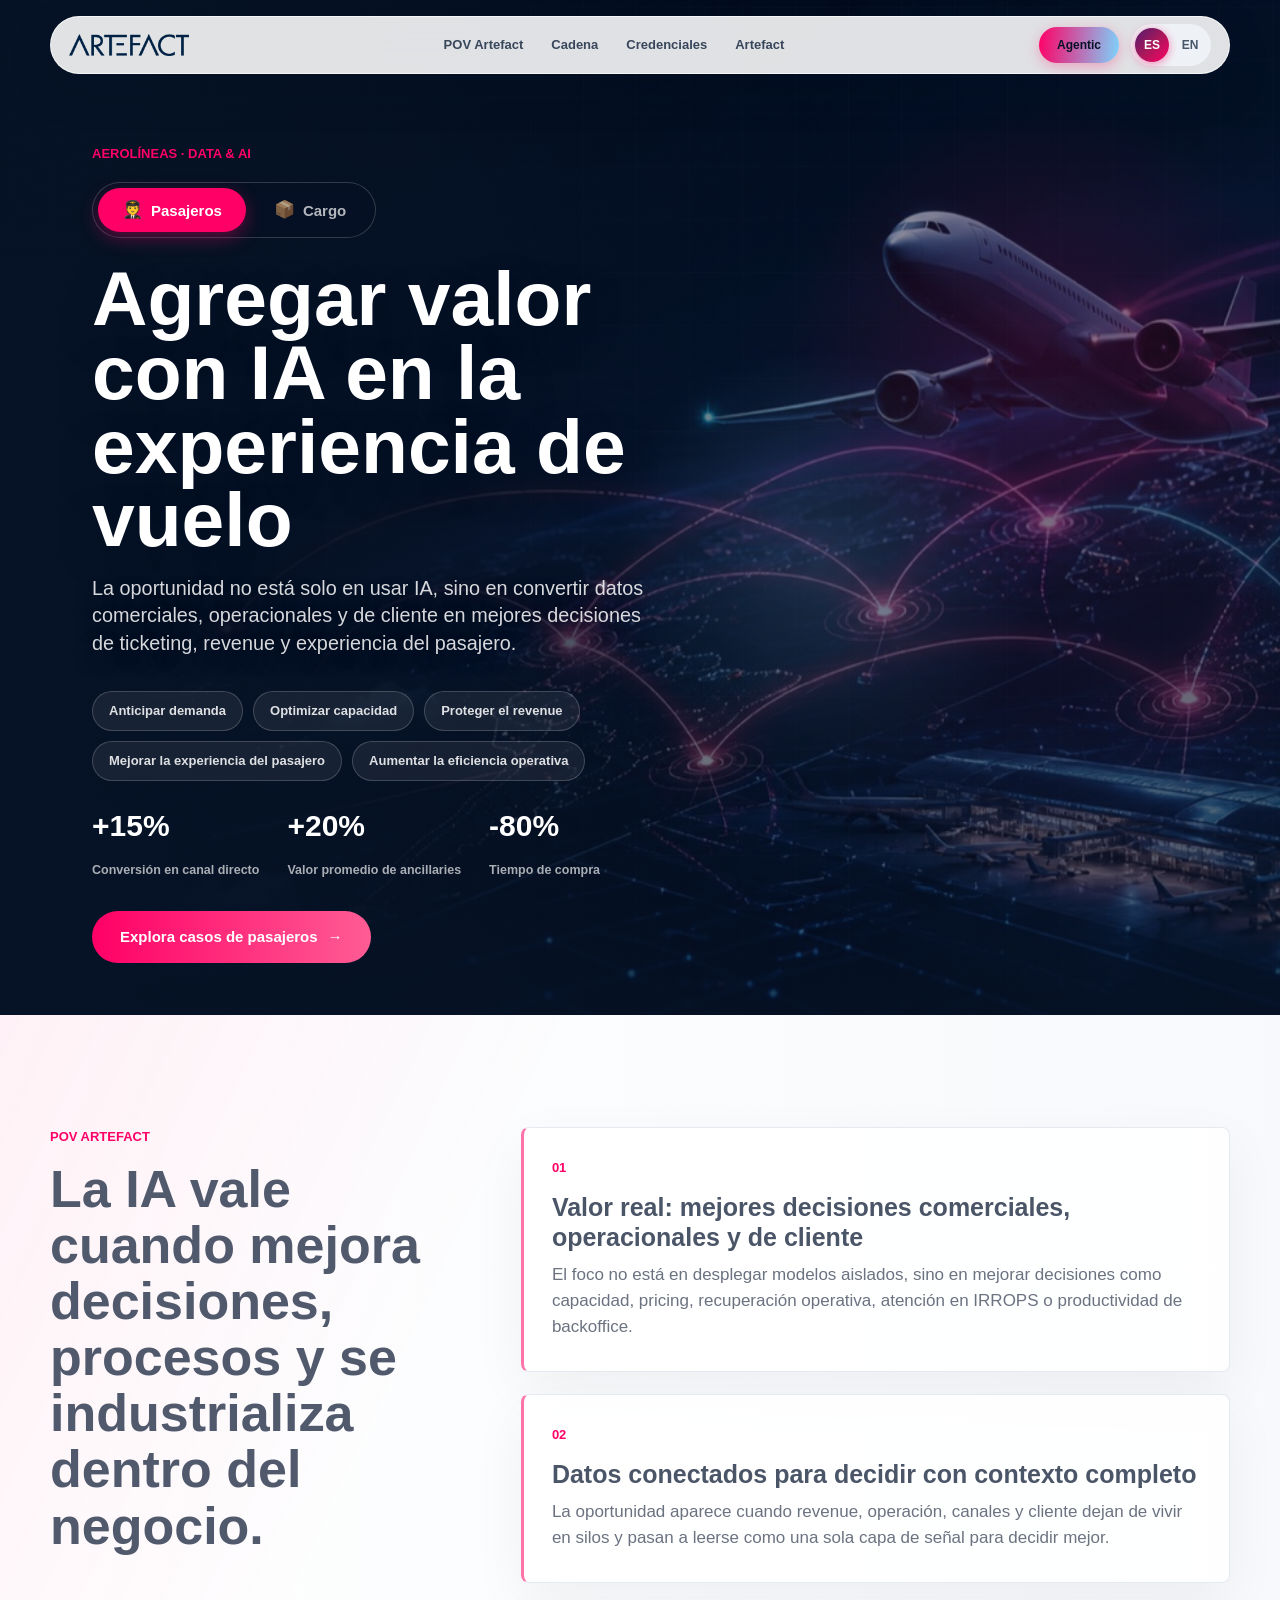
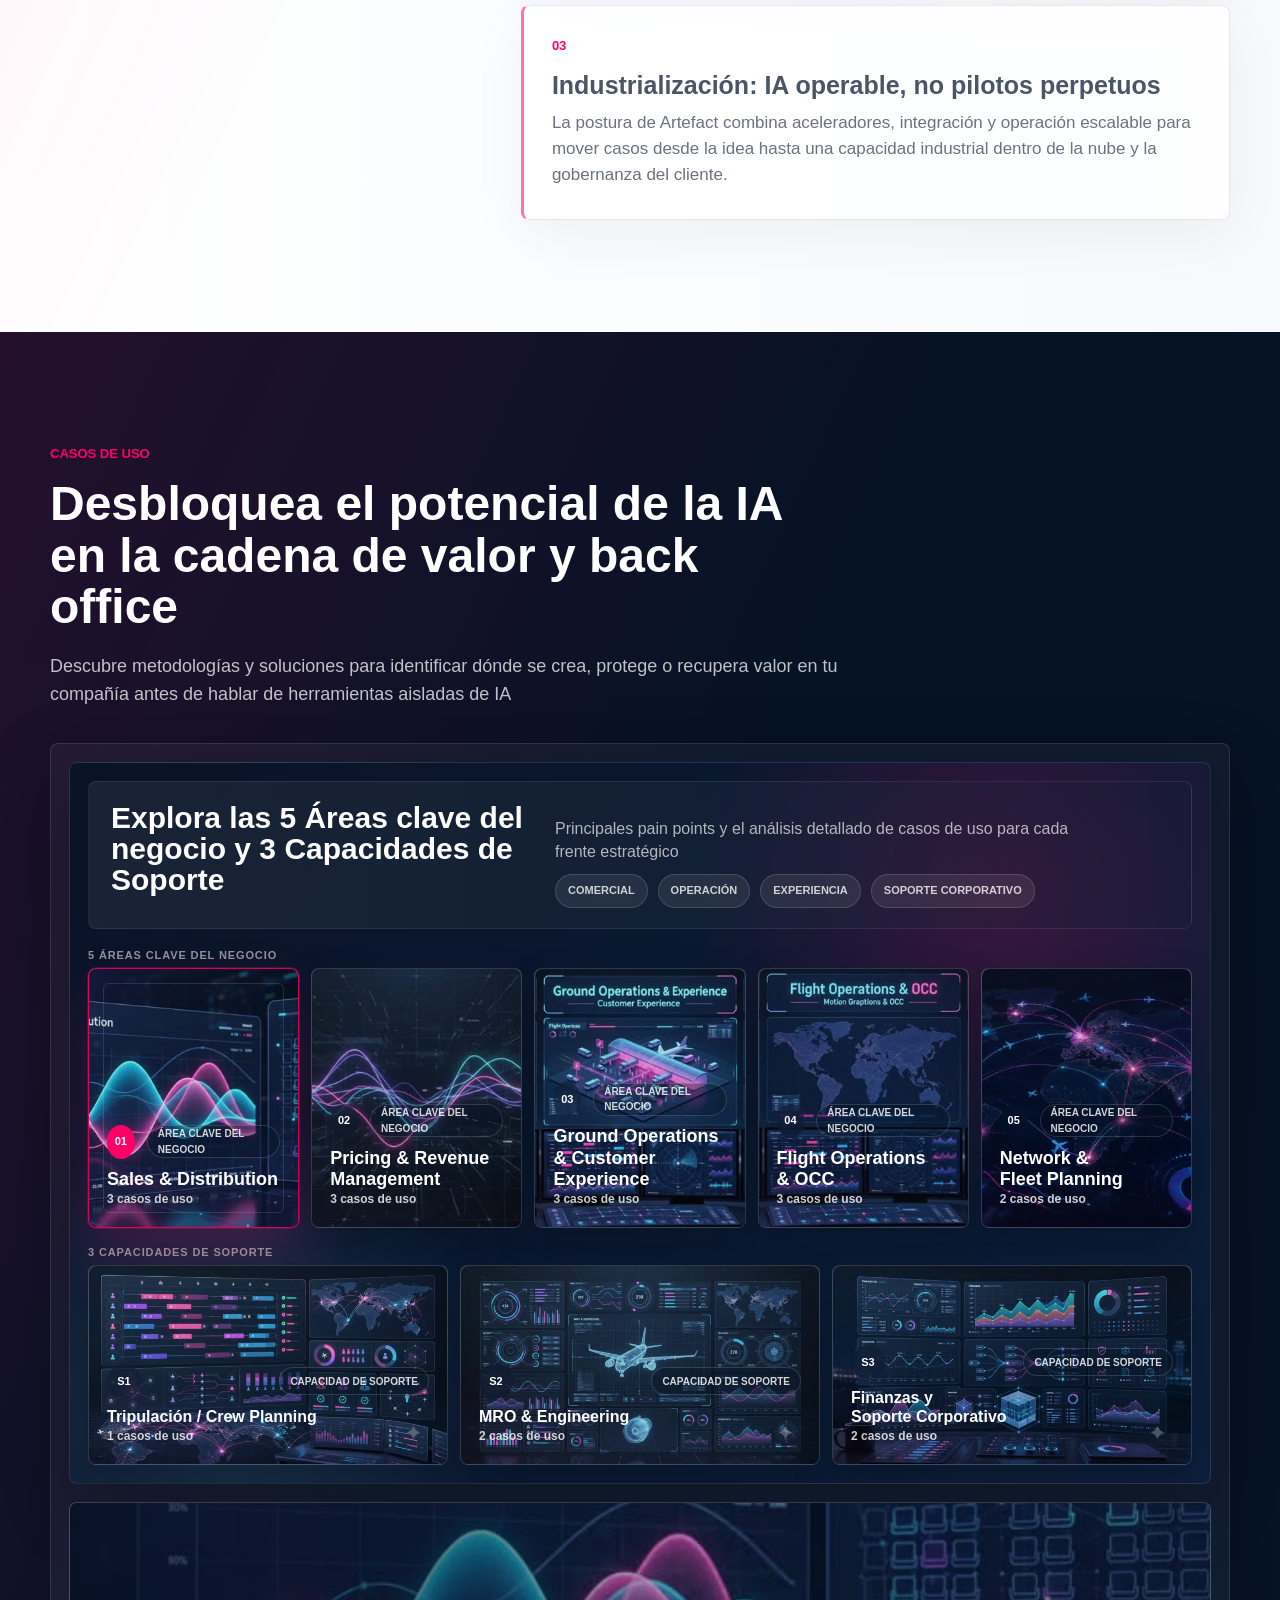
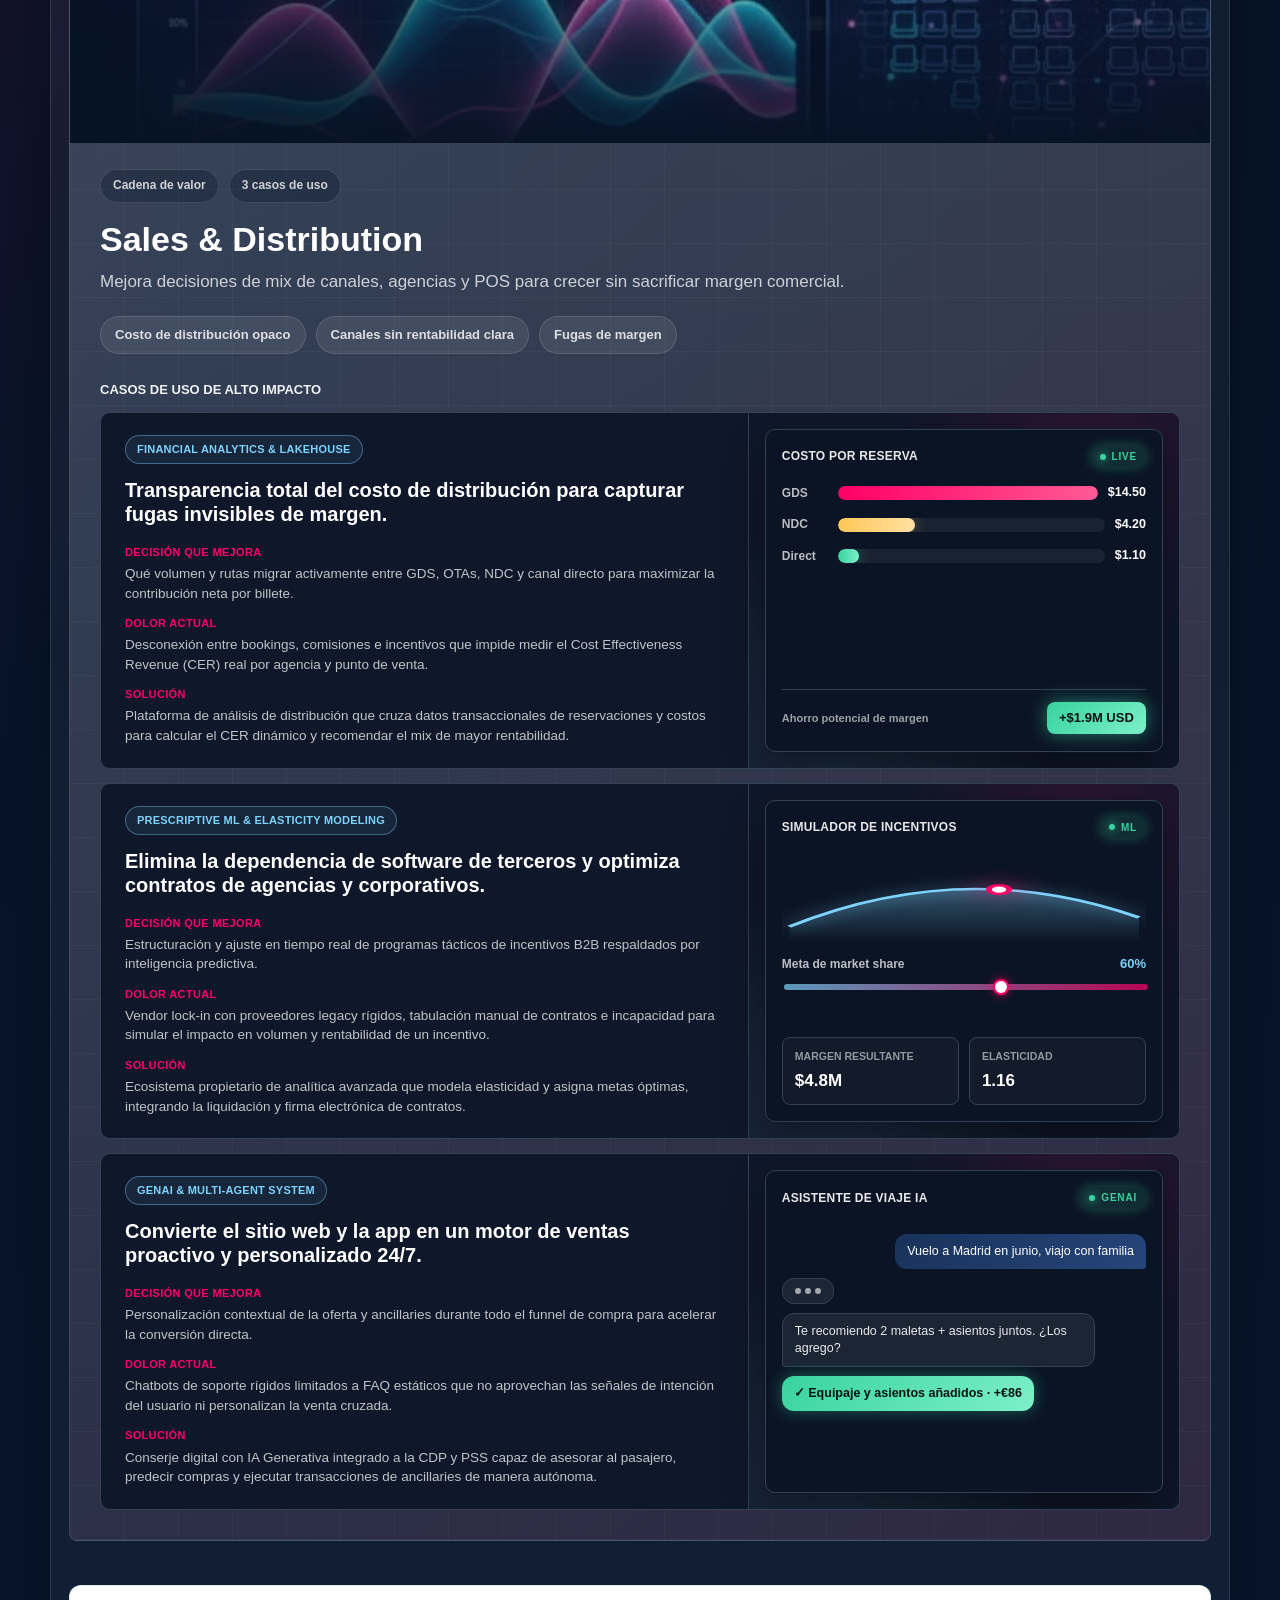
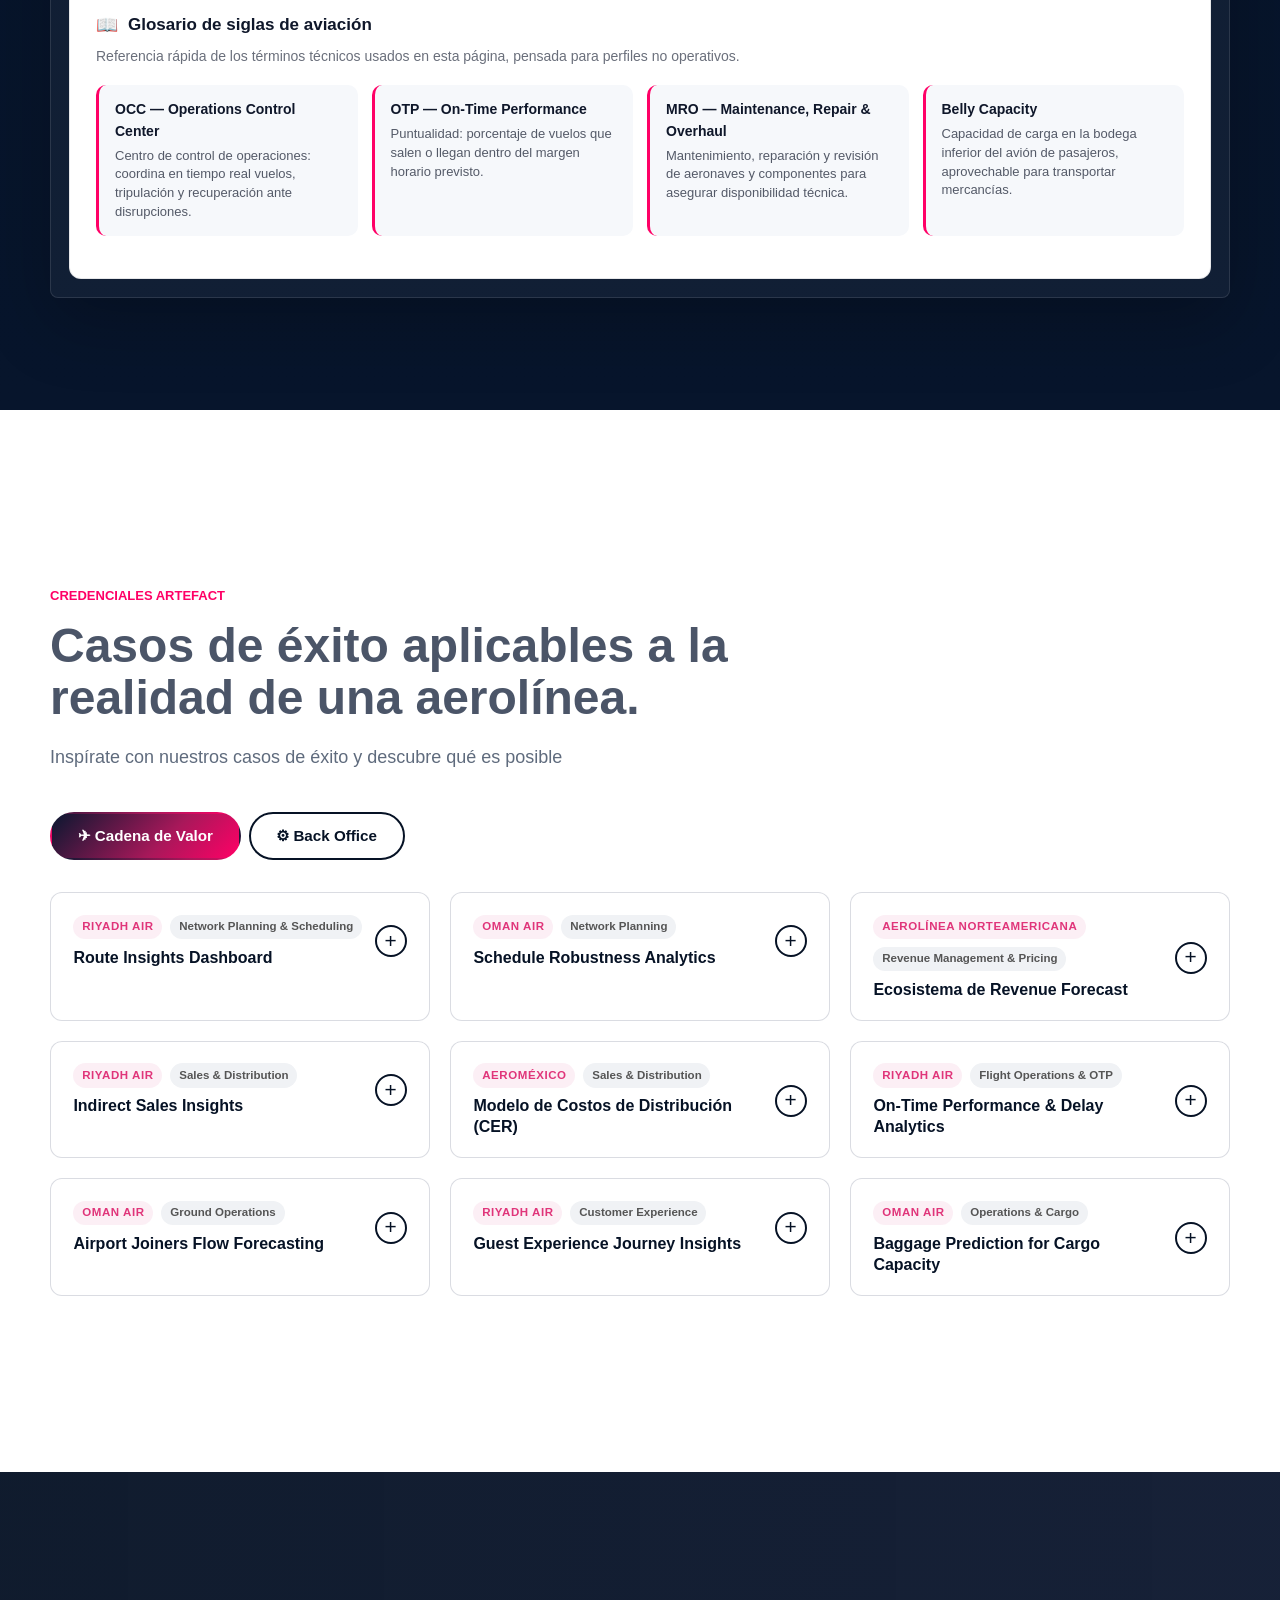
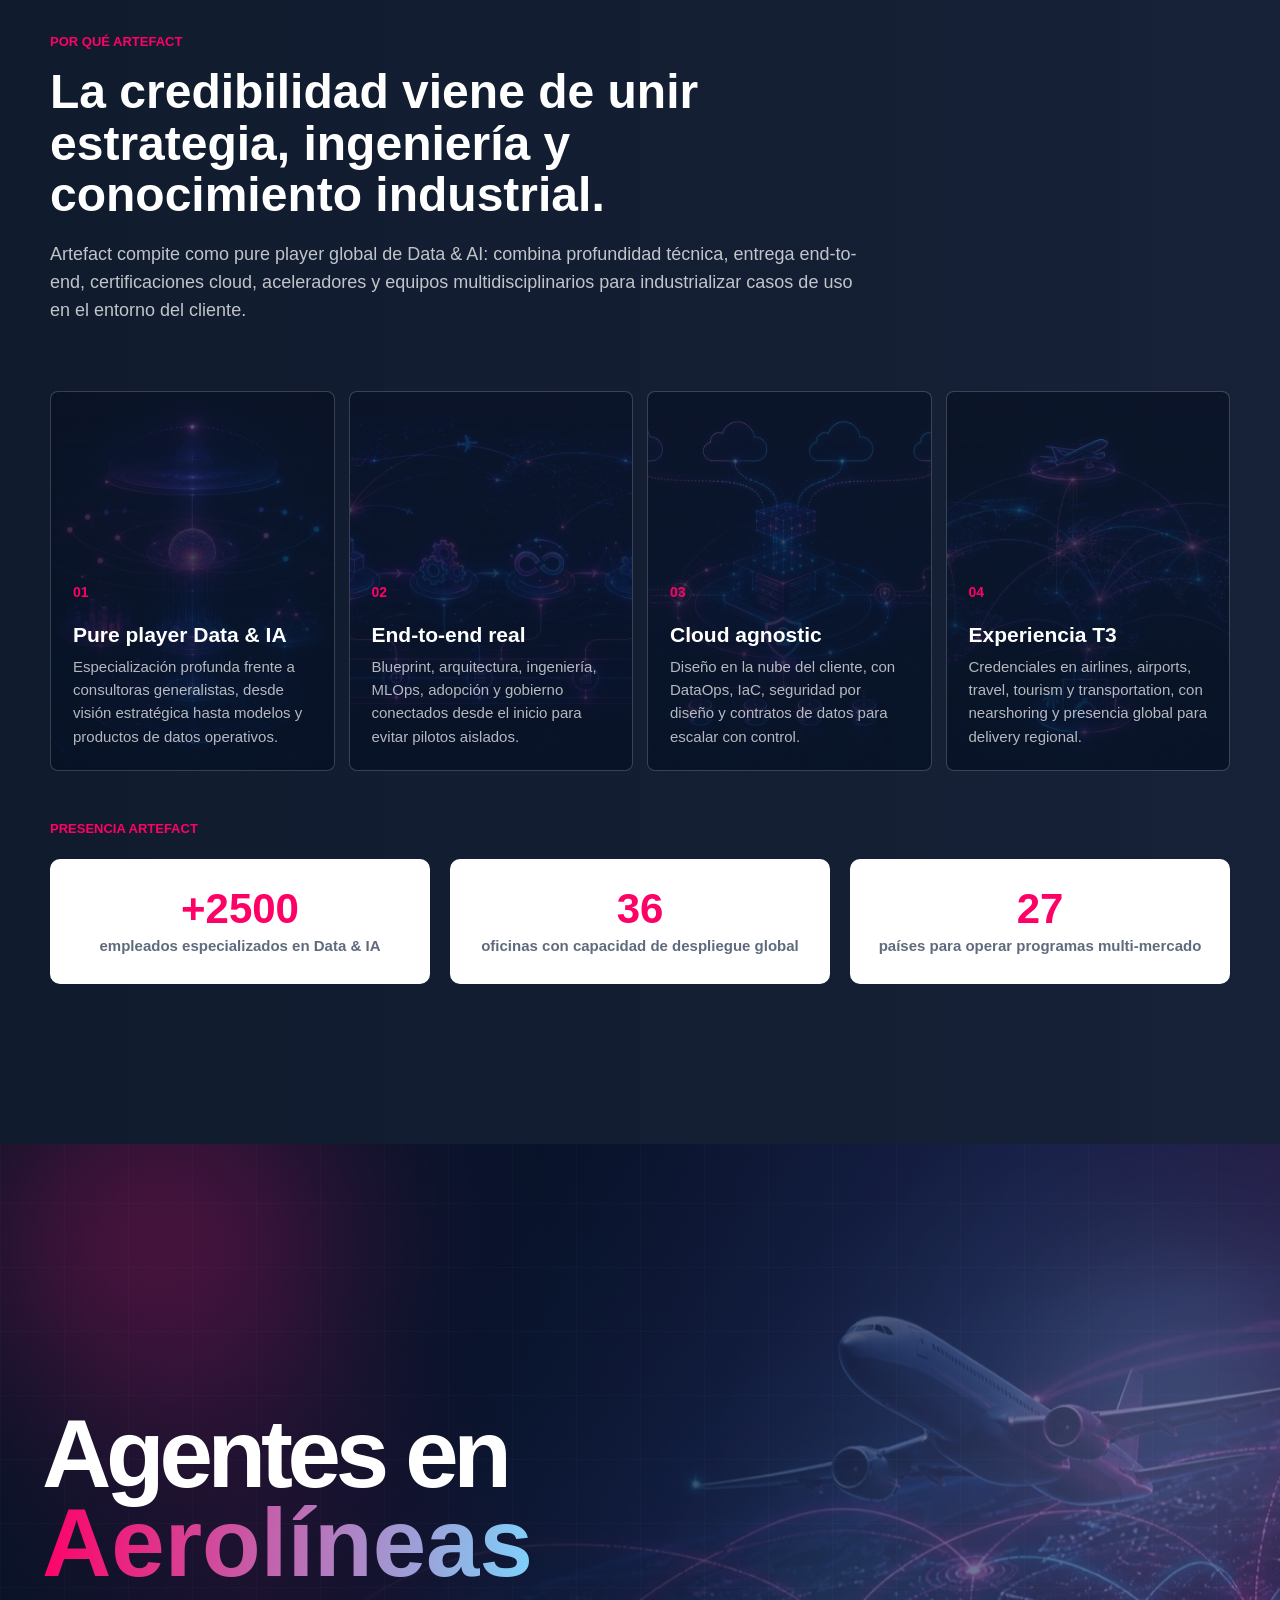
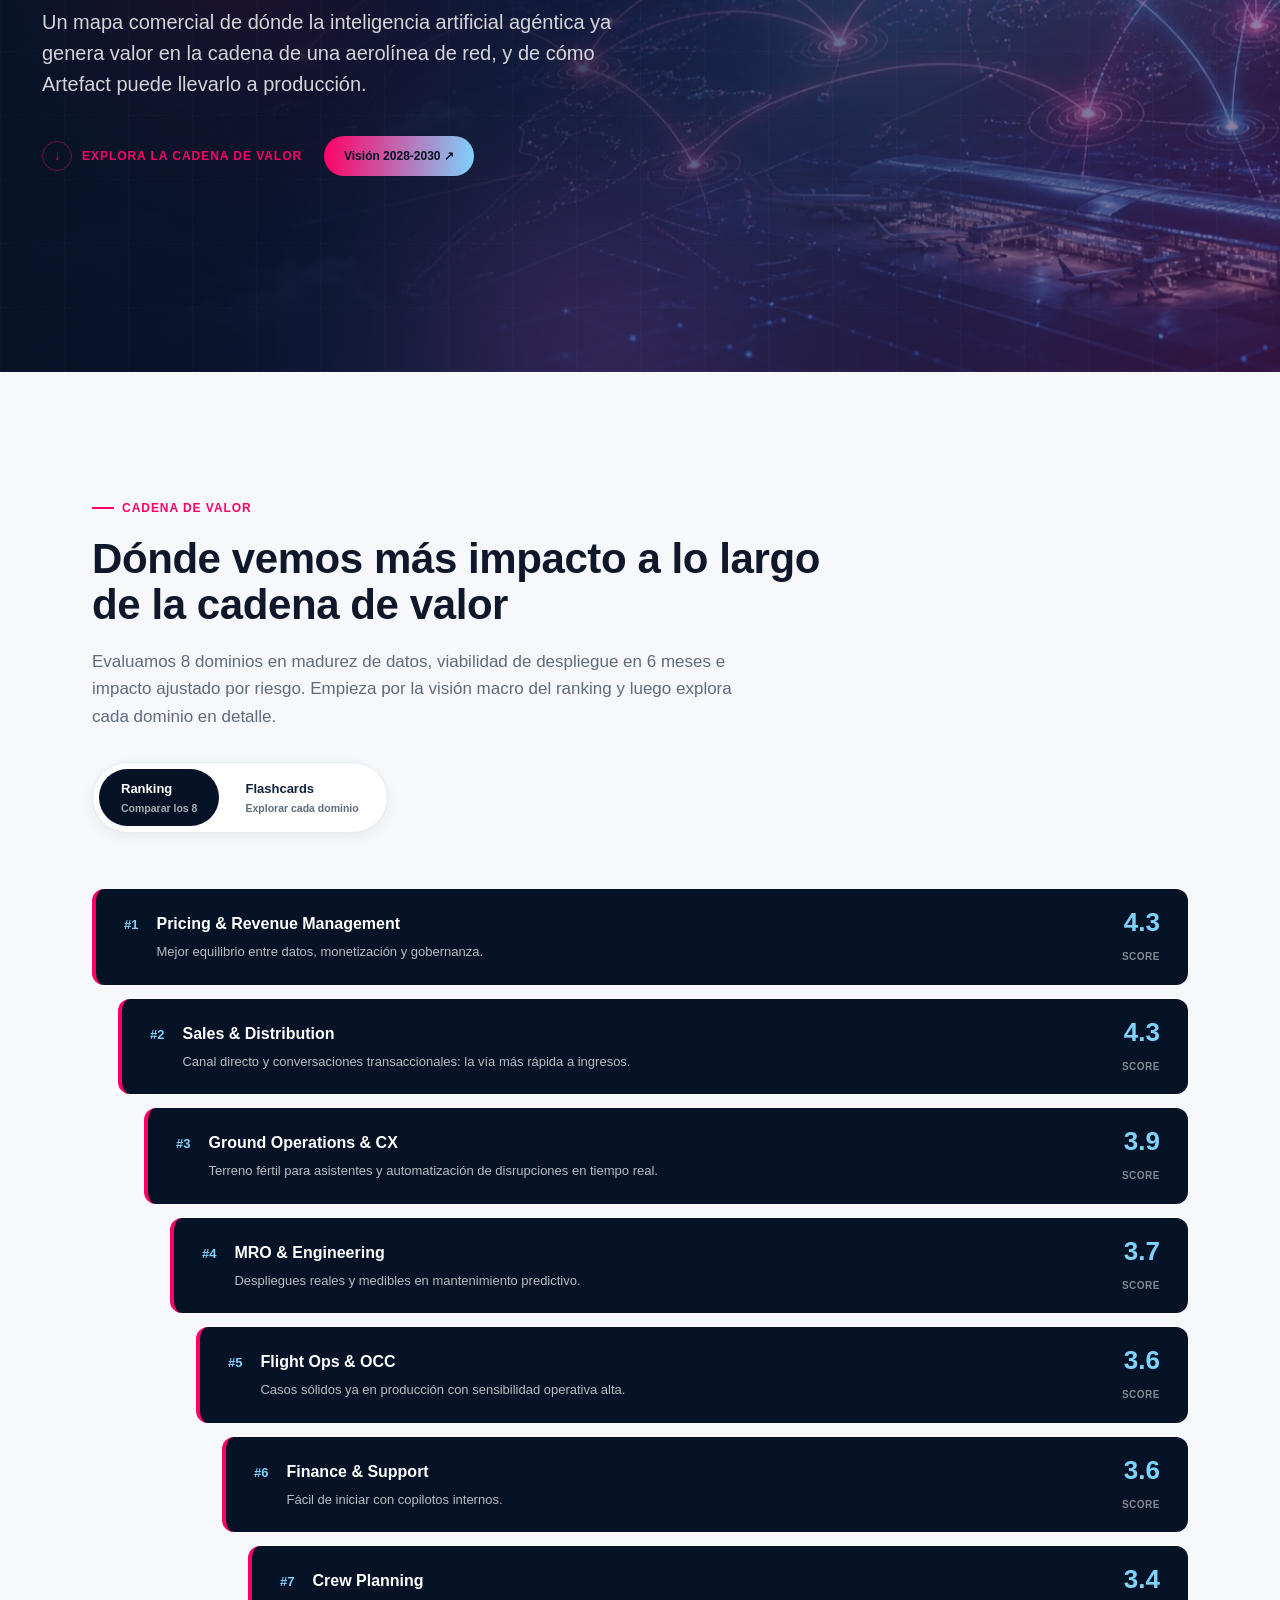
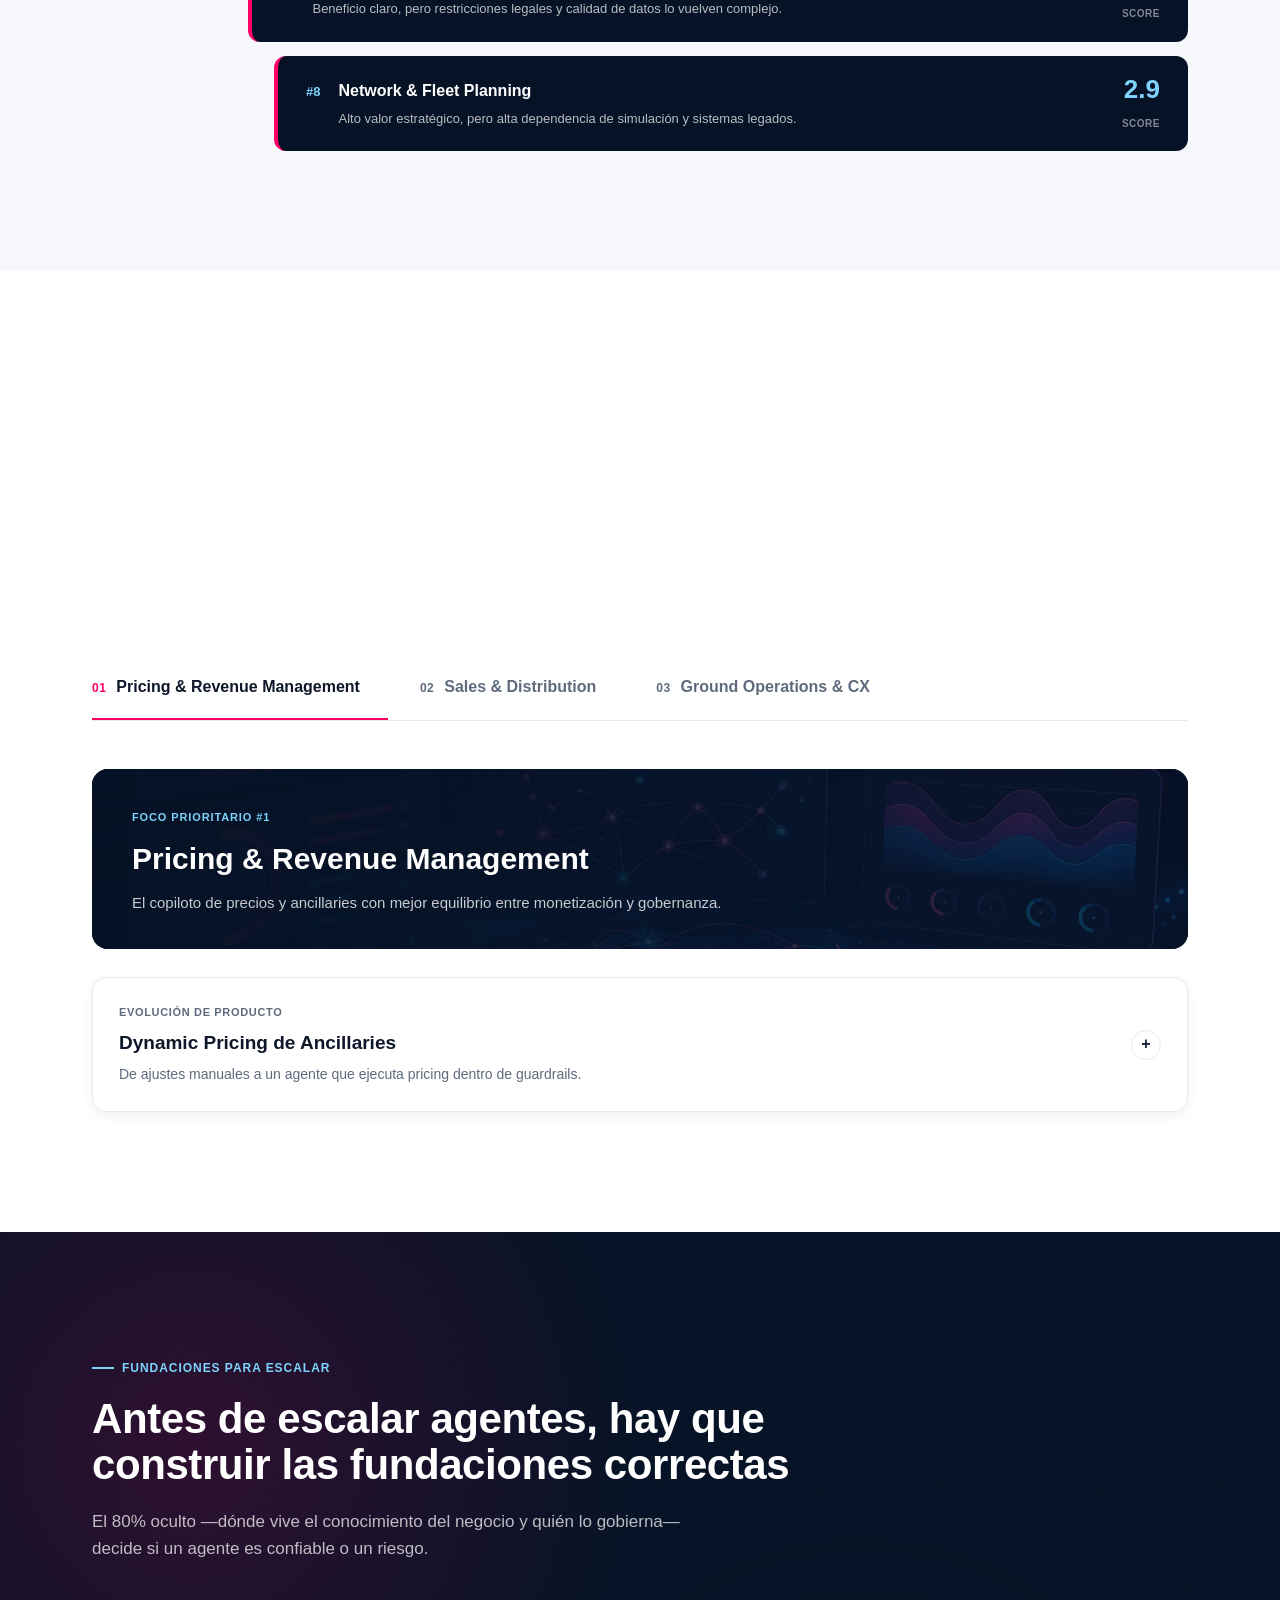
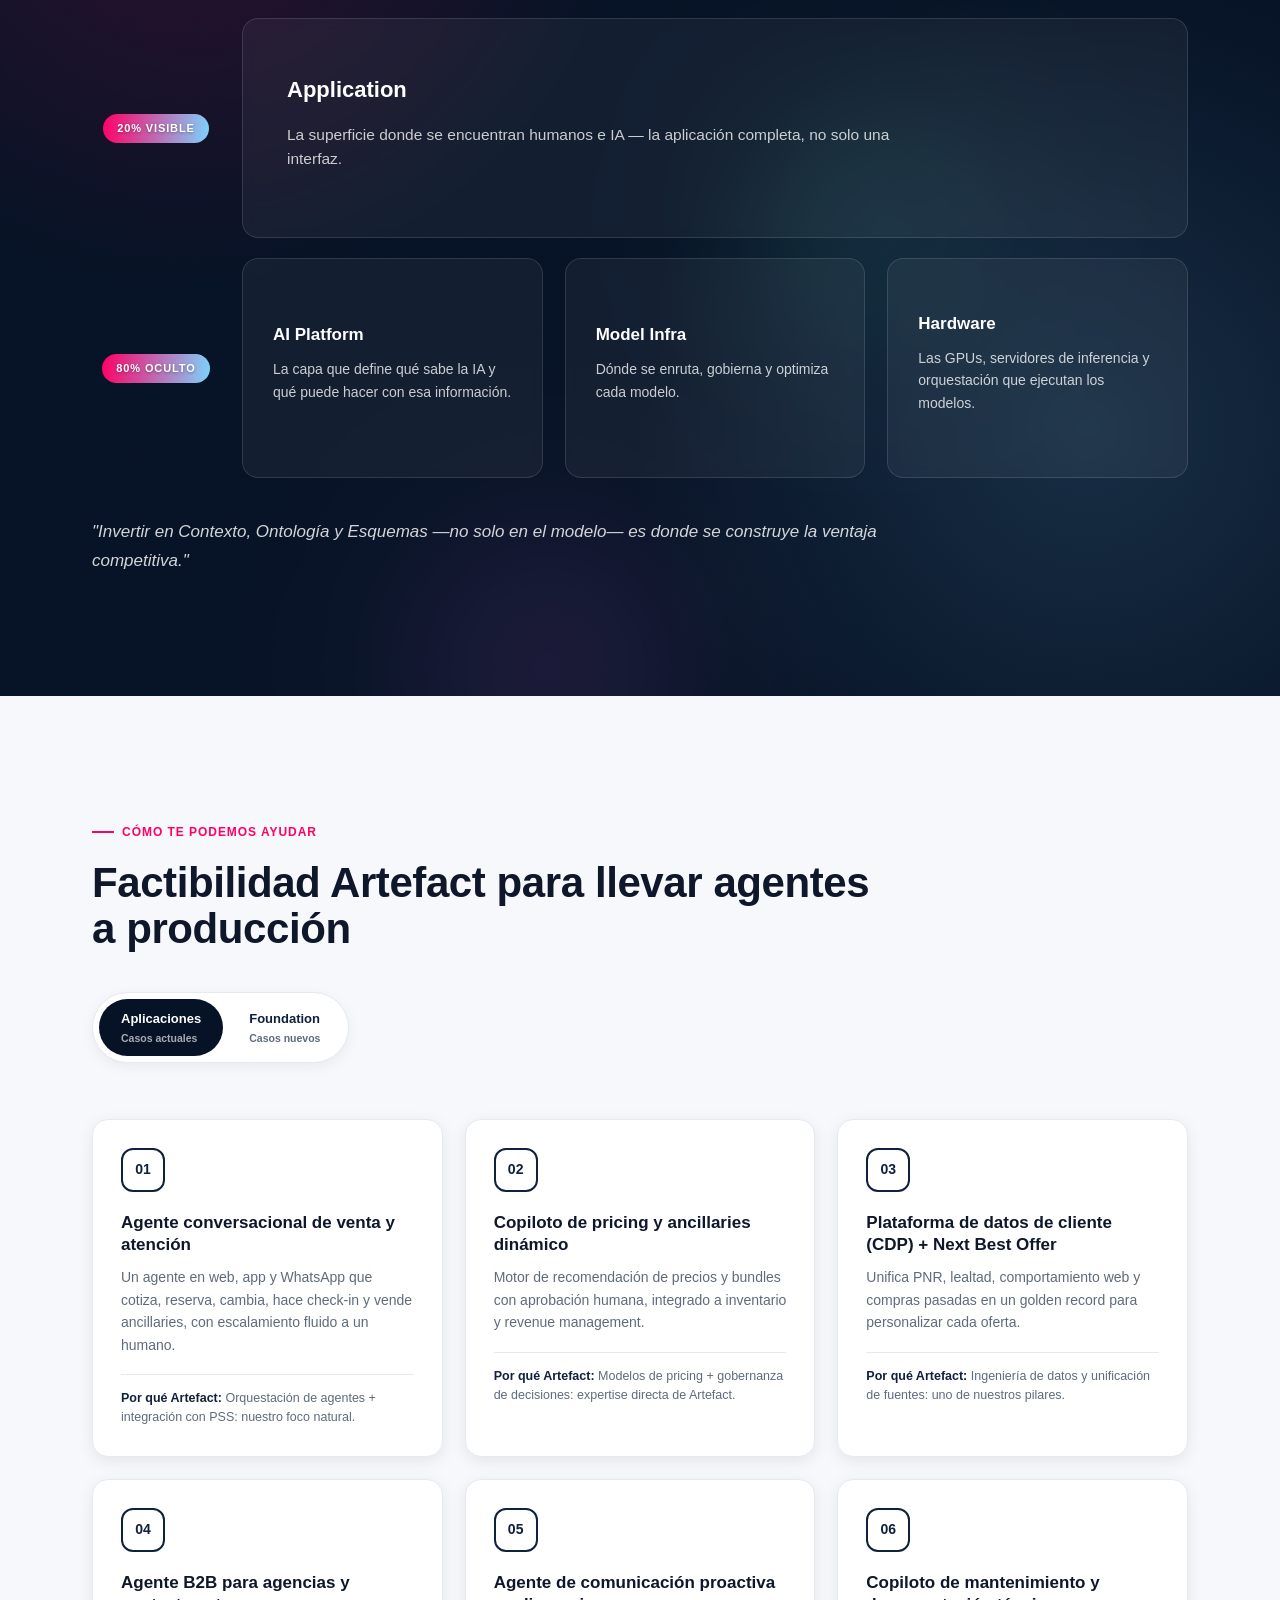
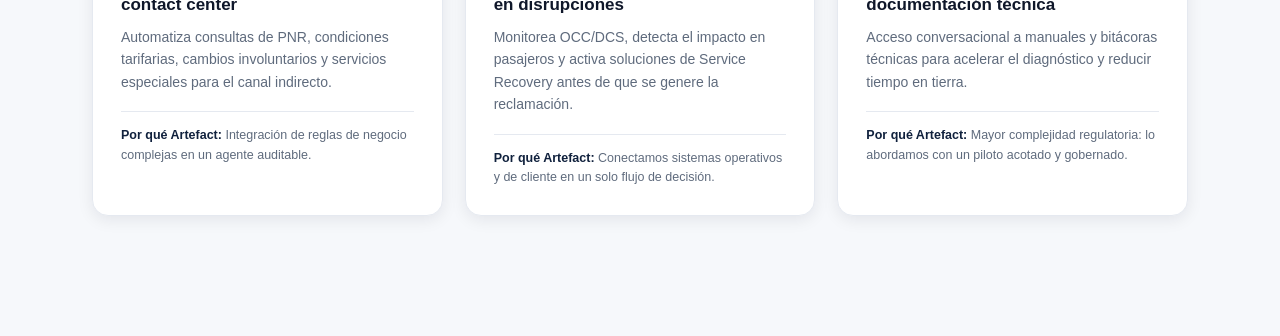
<file: index-prueba.html>
<!doctype html>
<html lang="es">
<head>
  <meta charset="utf-8">
  <meta name="viewport" content="width=device-width, initial-scale=1">
  <title>Artefact | Data & AI para Aerolíneas</title>
  <style>
    :root {
      --navy-950: #061225;
      --navy-900: #0a1730;
      --navy-800: #10213d;
      --navy-700: #18325a;
      --ink: #0f172a;
      --muted: #5f6b7d;
      --line: #e5e9f0;
      --soft: #f6f8fb;
      --white: #ffffff;
      --magenta: #ff0066;
      --cyan: #7dd3fc;
      --green: #38d39f;
      --amber: #ffc857;
      --slate-700: #334155;
      --shadow: 0 24px 70px rgba(6, 18, 37, 0.18);
    }

    * {
      box-sizing: border-box;
      letter-spacing: 0;
    }

    html {
      scroll-behavior: smooth;
    }

    body {
      margin: 0;
      color: var(--ink);
      background: var(--white);
      font-family: Roboto, Arial, sans-serif;
      font-size: 16px;
      line-height: 1.55;
    }

    button,
    a {
      font: inherit;
    }

    a {
      color: inherit;
      text-decoration: none;
    }

    .site-header {
      position: fixed;
      z-index: 20;
      top: 16px;
      left: 0;
      right: 0;
      padding: 0 42px;
      pointer-events: none;
    }

    .nav-shell {
      max-width: 1180px;
      margin: 0 auto;
      height: 58px;
      display: flex;
      align-items: center;
      justify-content: space-between;
      padding: 0 18px;
      border: 1px solid rgba(255, 255, 255, 0.72);
      border-radius: 999px;
      background: rgba(255, 255, 255, 0.88);
      box-shadow: 0 16px 45px rgba(6, 18, 37, 0.16);
      backdrop-filter: blur(18px);
      pointer-events: auto;
    }

    .brand {
      display: flex;
      align-items: center;
      color: #0f2f5f;
      line-height: 1;
    }

    .brand-logo {
      display: block;
      width: 120px;
      height: auto;
    }

    img.brand-logo {
      object-fit: contain;
    }

    .nav-links {
      display: flex;
      align-items: center;
      gap: 28px;
      color: #26364d;
      font-size: 13px;
      font-weight: 800;
    }

    .nav-links a {
      opacity: 0.9;
    }

    .nav-links a:hover {
      color: var(--magenta);
    }

    .lang-pill {
      display: flex;
      align-items: center;
      gap: 4px;
      padding: 4px;
      border-radius: 999px;
      background: #eef2f7;
      color: #475569;
      font-size: 12px;
      font-weight: 900;
    }

    .lang-pill span {
      display: grid;
      place-items: center;
      width: 34px;
      height: 34px;
      border-radius: 999px;
      cursor: pointer;
      transition: all 0.2s ease;
    }

    .lang-pill .active {
      color: var(--white);
      background: linear-gradient(135deg, #4f1a6e 0%, #a8185a 50%, #ff0066 100%);
      box-shadow: 0 2px 10px rgba(255, 0, 102, 0.45);
    }

    .lang-pill span:not(.active):hover {
      background: rgba(0,0,0,0.08);
    }

    .hero {
      position: relative;
      min-height: 656px;
      color: var(--white);
      overflow: hidden;
      background:
        linear-gradient(90deg, rgba(6, 18, 37, 0.98) 0%, rgba(8, 19, 43, 0.94) 45%, rgba(31, 39, 85, 0.92) 76%, rgba(89, 28, 91, 0.86) 100%),
        repeating-linear-gradient(0deg, rgba(255, 255, 255, 0.045) 0, rgba(255, 255, 255, 0.045) 1px, transparent 1px, transparent 64px),
        repeating-linear-gradient(90deg, rgba(255, 255, 255, 0.045) 0, rgba(255, 255, 255, 0.045) 1px, transparent 1px, transparent 64px);
    }

    .hero-inner {
      max-width: 1180px;
      margin: 0 auto;
      min-height: 656px;
      display: grid;
      grid-template-columns: 0.88fr 1.12fr;
      gap: 32px;
      align-items: center;
      padding: 112px 42px 38px;
    }

    .eyebrow {
      margin: 0 0 18px;
      color: var(--magenta);
      font-size: 13px;
      font-weight: 900;
      text-transform: uppercase;
    }

    h1,
    h2,
    h3,
    p {
      margin-top: 0;
    }

    h1 {
      max-width: 560px;
      margin-bottom: 24px;
      font-size: 72px;
      line-height: 0.96;
      font-weight: 900;
    }

    .hero-copy {
      max-width: 540px;
      color: rgba(255, 255, 255, 0.82);
      font-size: 20px;
      line-height: 1.45;
    }

    .hero-pills {
      display: flex;
      flex-wrap: wrap;
      gap: 10px;
      margin-top: 34px;
    }

    .pill {
      display: inline-flex;
      align-items: center;
      min-height: 40px;
      padding: 0 16px;
      border: 1px solid rgba(255, 255, 255, 0.18);
      border-radius: 999px;
      color: rgba(255, 255, 255, 0.86);
      background: rgba(255, 255, 255, 0.07);
      font-size: 13px;
      font-weight: 800;
    }

    /* ===== Hero toggle Pasajeros | Cargo (estilo Uber) ===== */
    .hero-toggle {
      display: inline-flex;
      gap: 4px;
      padding: 5px;
      margin: 0 0 24px;
      border: 1px solid rgba(255, 255, 255, 0.18);
      border-radius: 999px;
      background: rgba(6, 18, 37, 0.55);
      backdrop-filter: blur(6px);
    }
    .hero-toggle-btn {
      display: inline-flex;
      align-items: center;
      gap: 8px;
      min-height: 44px;
      padding: 0 24px;
      border: 0;
      border-radius: 999px;
      background: transparent;
      color: rgba(255, 255, 255, 0.7);
      font-family: inherit;
      font-size: 15px;
      font-weight: 800;
      cursor: pointer;
      transition: background 0.2s ease, color 0.2s ease;
    }
    .hero-toggle-btn .toggle-ico { font-size: 17px; }
    .hero-toggle-btn:hover { color: #fff; }
    .hero-toggle-btn.active {
      background: var(--magenta);
      color: #fff;
      box-shadow: 0 6px 18px rgba(255, 0, 102, 0.35);
    }
    .hero-toggle-btn:focus-visible {
      outline: 2px solid var(--cyan);
      outline-offset: 2px;
    }
    .hero-metrics {
      display: flex;
      flex-wrap: wrap;
      gap: 28px;
      margin-top: 30px;
    }
    .hero-metric { display: flex; flex-direction: column; }
    .hero-metric .num {
      font-size: 30px;
      font-weight: 900;
      line-height: 1;
      color: #fff;
    }
    .hero-metric .lbl {
      margin-top: 6px;
      font-size: 12.5px;
      font-weight: 700;
      color: rgba(255, 255, 255, 0.66);
      max-width: 190px;
    }
    .hero-cta {
      display: inline-flex;
      align-items: center;
      gap: 10px;
      margin-top: 30px;
      min-height: 52px;
      padding: 0 28px;
      border: 0;
      border-radius: 999px;
      background: linear-gradient(90deg, var(--magenta), #ff5c94);
      color: #fff;
      font-family: inherit;
      font-size: 15px;
      font-weight: 800;
      text-decoration: none;
      cursor: pointer;
      transition: transform 0.15s ease, box-shadow 0.2s ease;
    }
    .hero-cta:hover { transform: translateY(-2px); box-shadow: 0 10px 26px rgba(255, 0, 102, 0.4); }
    .hero-cta:focus-visible { outline: 2px solid var(--cyan); outline-offset: 3px; }

    /* ===== Glosario de siglas de aviación (para perfiles no técnicos) ===== */
    .glosario {
      margin-top: 44px;
      padding: 26px;
      border: 1px solid rgba(15, 23, 42, 0.1);
      border-radius: 12px;
      background: #fff;
    }
    .glosario-title {
      display: flex;
      align-items: center;
      gap: 10px;
      margin: 0 0 6px;
      font-size: 17px;
      font-weight: 900;
      color: var(--ink);
    }
    .glosario-title::before {
      content: "📖";
      font-size: 18px;
    }
    .glosario-lead {
      margin: 0 0 18px;
      font-size: 14px;
      color: rgba(15, 23, 42, 0.62);
    }
    .glosario-grid {
      display: grid;
      grid-template-columns: repeat(auto-fit, minmax(230px, 1fr));
      gap: 14px;
    }
    .glosario-item {
      padding: 14px 16px;
      border-radius: 10px;
      background: var(--soft);
      border-left: 3px solid var(--magenta);
    }
    .glosario-item dt {
      font-size: 14px;
      font-weight: 900;
      color: var(--ink);
    }
    .glosario-item dd {
      margin: 4px 0 0;
      font-size: 13px;
      line-height: 1.45;
      color: rgba(15, 23, 42, 0.7);
    }
    /* Tooltip inline reutilizable para siglas dentro del texto */
    .gloss {
      position: relative;
      border-bottom: 1px dotted currentColor;
      cursor: help;
      font-weight: 700;
    }
    .gloss::after {
      content: attr(data-tip);
      position: absolute;
      left: 50%;
      bottom: calc(100% + 8px);
      transform: translateX(-50%) translateY(4px);
      width: max-content;
      max-width: 260px;
      padding: 8px 11px;
      border-radius: 8px;
      background: var(--navy-950);
      color: #fff;
      font-size: 12px;
      font-weight: 600;
      line-height: 1.4;
      text-align: left;
      white-space: normal;
      opacity: 0;
      pointer-events: none;
      transition: opacity 0.15s ease, transform 0.15s ease;
      z-index: 40;
    }
    .gloss:hover::after,
    .gloss:focus-visible::after {
      opacity: 1;
      transform: translateX(-50%) translateY(0);
    }

    /* ===== Consistencia UI: interactivo vs. dato estático =====
       Todo elemento accionable comparte cursor, foco visible y afordancia;
       los bloques de datos se mantienen como superficies estáticas. */
    button,
    [role="button"],
    [role="tab"],
    a.hero-cta,
    .route-node,
    .chain-tile,
    .cred-toggle,
    .cred-tab {
      cursor: pointer;
    }
    button:focus-visible,
    [role="button"]:focus-visible,
    [role="tab"]:focus-visible,
    .route-node:focus-visible,
    .chain-tile:focus-visible,
    .cred-tab:focus-visible {
      outline: 2px solid var(--cyan);
      outline-offset: 2px;
    }
    /* Superficies de datos: sin cursor de acción ni comportamiento clicable */
    .thesis-card,
    .glosario-item,
    .spotlight-score-card,
    .hero-metric,
    .cred-item,
    .route-copy-badges span {
      cursor: default;
    }

    .hero-image-card {
      position: absolute;
      right: 0;
      bottom: 0;
      width: 100%;
      max-width: 680px;
      min-height: 560px;
      border: 1px solid rgba(255, 255, 255, 0.16);
      border-radius: 8px;
      overflow: hidden;
      background: var(--navy-950);
      box-shadow: 0 34px 90px rgba(0, 0, 0, 0.34);
    }

    .hero-data-overlay {
      position: absolute;
      inset: 18px;
      z-index: 3;
      pointer-events: none;
      display: grid;
      grid-template-columns: 1fr auto;
      grid-template-rows: auto 1fr auto;
      gap: 16px;
    }

    .hero-kpi-stack,
    .hero-signal-stack {
      display: grid;
      gap: 10px;
      align-content: start;
    }

    .hero-signal-stack {
      justify-items: end;
    }

    .hero-kpi-card,
    .hero-signal-card {
      min-width: 176px;
      max-width: 220px;
      padding: 12px 14px;
      border: 1px solid rgba(255, 255, 255, 0.14);
      border-radius: 8px;
      background: rgba(6, 18, 37, 0.55);
      backdrop-filter: blur(16px);
      box-shadow: 0 14px 40px rgba(0, 0, 0, 0.18);
    }

    .hero-kpi-card span,
    .hero-signal-card span,
    .hero-system-label span {
      display: block;
      margin-bottom: 6px;
      color: rgba(255, 255, 255, 0.58);
      font-size: 10px;
      font-weight: 900;
      letter-spacing: 0.08em;
      text-transform: uppercase;
    }

    .hero-kpi-card strong,
    .hero-signal-card strong,
    .hero-system-label strong {
      display: block;
      color: var(--white);
      font-size: 16px;
      line-height: 1.18;
    }

    .hero-kpi-card small,
    .hero-signal-card small,
    .hero-system-label small {
      display: block;
      margin-top: 6px;
      color: rgba(255, 255, 255, 0.72);
      font-size: 12px;
      line-height: 1.4;
    }

    .hero-system-label {
      align-self: end;
      max-width: 280px;
      padding: 16px;
      border: 1px solid rgba(255, 255, 255, 0.14);
      border-radius: 8px;
      background: rgba(6, 18, 37, 0.6);
      backdrop-filter: blur(16px);
    }

    .hero-orbit {
      position: absolute;
      inset: 34px 42px 70px 62px;
      border: 1px dashed rgba(125, 211, 252, 0.22);
      border-radius: 50%;
      opacity: 0.85;
    }

    .hero-orbit::before,
    .hero-orbit::after {
      content: "";
      position: absolute;
      width: 10px;
      height: 10px;
      border-radius: 50%;
      background: var(--cyan);
      box-shadow: 0 0 0 10px rgba(125, 211, 252, 0.12);
    }

    .hero-orbit::before {
      top: 18%;
      right: 16%;
    }

    .hero-orbit::after {
      left: 8%;
      bottom: 18%;
      background: var(--magenta);
      box-shadow: 0 0 0 10px rgba(255, 0, 102, 0.12);
    }

    .hero-scene {
      position: absolute;
      inset: 0;
    }

    .hero-scene canvas {
      width: 100%;
      height: 100%;
      display: block;
    }

    .hero-image-card::after {
      content: "";
      position: absolute;
      inset: 0;
      background:
        radial-gradient(circle at 24% 26%, rgba(125, 211, 252, 0.16), transparent 22%),
        radial-gradient(circle at 76% 62%, rgba(255, 0, 102, 0.18), transparent 24%),
        linear-gradient(90deg, rgba(6, 18, 37, 0.42), rgba(6, 18, 37, 0.02) 44%, rgba(6, 18, 37, 0.16)),
        linear-gradient(180deg, transparent 52%, rgba(6, 18, 37, 0.78));
      pointer-events: none;
    }

    .image-note {
      position: absolute;
      z-index: 2;
      left: 22px;
      bottom: 22px;
      max-width: 300px;
      padding: 16px;
      border: 1px solid rgba(255, 255, 255, 0.14);
      border-radius: 8px;
      color: rgba(255, 255, 255, 0.78);
      background: rgba(6, 18, 37, 0.58);
      backdrop-filter: blur(14px);
      font-size: 13px;
      font-weight: 700;
    }

    .image-note strong {
      display: block;
      margin-bottom: 5px;
      color: var(--white);
      font-size: 17px;
    }

    .flight-board {
      position: absolute;
      right: 0;
      bottom: 6px;
      width: 100%;
      max-width: 660px;
      min-height: 520px;
      border: 1px solid rgba(255, 255, 255, 0.16);
      border-radius: 8px;
      overflow: hidden;
      background:
        linear-gradient(135deg, rgba(255, 255, 255, 0.1), rgba(255, 255, 255, 0.03)),
        linear-gradient(180deg, rgba(18, 42, 78, 0.68), rgba(7, 16, 33, 0.72));
      box-shadow: 0 34px 90px rgba(0, 0, 0, 0.34);
    }

    .flight-board::before {
      content: "";
      position: absolute;
      inset: 0;
      background:
        repeating-linear-gradient(0deg, rgba(125, 211, 252, 0.1) 0 1px, transparent 1px 48px),
        repeating-linear-gradient(90deg, rgba(125, 211, 252, 0.09) 0 1px, transparent 1px 48px);
      opacity: 0.65;
    }

    .route-map {
      position: absolute;
      inset: 42px 34px 36px;
      border: 1px solid rgba(255, 255, 255, 0.14);
      border-radius: 8px;
      background: rgba(6, 18, 37, 0.38);
    }

    .route-line {
      position: absolute;
      height: 2px;
      transform-origin: left center;
      border-radius: 999px;
      background: linear-gradient(90deg, var(--cyan), var(--magenta));
      box-shadow: 0 0 20px rgba(255, 0, 102, 0.38);
    }

    .route-line.one {
      left: 72px;
      top: 132px;
      width: 380px;
      transform: rotate(-17deg);
    }

    .route-line.two {
      left: 120px;
      top: 216px;
      width: 330px;
      transform: rotate(13deg);
      opacity: 0.75;
    }

    .route-line.three {
      left: 230px;
      top: 72px;
      width: 250px;
      transform: rotate(35deg);
      opacity: 0.72;
    }

    .node {
      position: absolute;
      width: 14px;
      height: 14px;
      border: 3px solid rgba(255, 255, 255, 0.82);
      border-radius: 50%;
      background: var(--magenta);
      box-shadow: 0 0 0 8px rgba(255, 0, 102, 0.12);
    }

    .node.a { left: 62px; top: 128px; }
    .node.b { right: 94px; top: 24px; background: var(--cyan); box-shadow: 0 0 0 8px rgba(125, 211, 252, 0.12); }
    .node.c { left: 112px; bottom: 80px; background: var(--green); box-shadow: 0 0 0 8px rgba(56, 211, 159, 0.12); }
    .node.d { right: 58px; bottom: 114px; background: var(--amber); box-shadow: 0 0 0 8px rgba(255, 200, 87, 0.12); }

    .plane-card {
      position: absolute;
      right: 34px;
      bottom: 34px;
      width: 230px;
      padding: 18px;
      border: 1px solid rgba(255, 255, 255, 0.14);
      border-radius: 8px;
      color: var(--white);
      background: rgba(255, 255, 255, 0.1);
      backdrop-filter: blur(12px);
    }

    .plane-icon {
      width: 74px;
      height: 74px;
      margin-bottom: 16px;
      display: grid;
      place-items: center;
      border-radius: 50%;
      color: var(--navy-950);
      background: var(--white);
      font-size: 36px;
      font-weight: 900;
    }

    .plane-card strong {
      display: block;
      margin-bottom: 6px;
      font-size: 18px;
    }

    .plane-card span {
      color: rgba(255, 255, 255, 0.72);
      font-size: 13px;
    }

    .section {
      padding: 112px 42px;
      scroll-margin-top: 92px;
    }

    .container {
      max-width: 1180px;
      margin: 0 auto;
    }

    .thesis {
      background:
        linear-gradient(115deg, rgba(255, 0, 102, 0.055), transparent 34%),
        linear-gradient(90deg, #ffffff, #f7f9fc);
    }

    .thesis-grid {
      display: grid;
      grid-template-columns: 0.72fr 1.28fr;
      gap: 72px;
      align-items: start;
    }

    .section-label {
      margin-bottom: 14px;
      color: var(--magenta);
      font-size: 13px;
      font-weight: 900;
      text-transform: uppercase;
    }

    .section-title {
      max-width: 780px;
      margin-bottom: 20px;
      color: #4b5568;
      font-size: 48px;
      line-height: 1.08;
      font-weight: 900;
    }

    .thesis .section-title {
      color: #51596d;
      font-size: 52px;
    }

    .lead {
      max-width: 820px;
      color: var(--muted);
      font-size: 18px;
    }

    .thesis-cards {
      display: grid;
      gap: 22px;
    }

    .thesis-card {
      position: relative;
      min-height: 142px;
      padding: 30px 28px;
      border: 1px solid var(--line);
      border-left: 3px solid rgba(255, 0, 102, 0.55);
      border-radius: 8px;
      background: rgba(255, 255, 255, 0.86);
      box-shadow: 0 18px 55px rgba(6, 18, 37, 0.05);
    }

    .num {
      display: block;
      margin-bottom: 14px;
      color: var(--magenta);
      font-size: 13px;
      font-weight: 900;
    }

    .thesis-card h3 {
      margin-bottom: 10px;
      color: #4b5568;
      font-size: 25px;
      line-height: 1.2;
    }

    .thesis-card p {
      margin-bottom: 0;
      color: #6b7280;
      font-size: 17px;
    }

    .cases {
      color: var(--white);
      background:
        linear-gradient(115deg, rgba(255, 0, 102, 0.12), transparent 34%),
        linear-gradient(180deg, var(--navy-950), #07152c);
    }

    .cases .section-title,
    .cases .lead {
      color: var(--white);
    }

    .cases .lead {
      color: rgba(255, 255, 255, 0.74);
    }

    .tabs {
      display: inline-flex;
      gap: 6px;
      padding: 7px;
      margin: 26px 0 30px;
      border: 1px solid rgba(255, 255, 255, 0.12);
      border-radius: 999px;
      background: rgba(255, 255, 255, 0.07);
    }

    .tab-btn {
      min-width: 148px;
      min-height: 44px;
      border: 0;
      border-radius: 999px;
      color: rgba(255, 255, 255, 0.64);
      background: transparent;
      cursor: pointer;
      font-size: 14px;
      font-weight: 900;
    }

    .tab-btn.active {
      color: var(--navy-950);
      background: rgba(255, 255, 255, 0.92);
    }

    .value-explorer {
      margin-top: 34px;
      padding: 18px;
      border: 1px solid rgba(255, 255, 255, 0.11);
      border-radius: 8px;
      background: rgba(255, 255, 255, 0.045);
      box-shadow: 0 24px 70px rgba(0, 0, 0, 0.24);
    }

    .route-shell {
      position: relative;
      display: grid;
      gap: 18px;
      margin-bottom: 18px;
      padding: 18px;
      overflow: hidden;
      border: 1px solid rgba(255, 255, 255, 0.1);
      border-radius: 8px;
      background:
        radial-gradient(circle at 82% 18%, rgba(255, 0, 102, 0.2), transparent 28%),
        radial-gradient(circle at 14% 88%, rgba(125, 211, 252, 0.16), transparent 24%),
        linear-gradient(135deg, rgba(6, 18, 37, 0.88), rgba(12, 33, 67, 0.74));
      box-shadow: 0 24px 70px rgba(0, 0, 0, 0.24);
    }

    .route-copy {
      position: relative;
      z-index: 2;
      display: grid;
      grid-template-columns: minmax(0, 420px) minmax(0, 1fr);
      gap: 24px;
      align-items: end;
      padding: 20px 22px;
      border: 1px solid rgba(255, 255, 255, 0.08);
      border-radius: 8px;
      background:
        linear-gradient(90deg, rgba(255, 255, 255, 0.07), rgba(255, 255, 255, 0.02)),
        rgba(6, 18, 37, 0.28);
    }

    .route-copy span {
      display: block;
      margin-bottom: 10px;
      color: var(--magenta);
      font-size: 12px;
      font-weight: 900;
      text-transform: uppercase;
    }

    .route-copy strong {
      display: block;
      margin-bottom: 12px;
      color: var(--white);
      font-size: 30px;
      line-height: 1.04;
    }

    .route-copy p {
      margin: 0;
      color: rgba(255, 255, 255, 0.68);
      font-size: 15px;
    }

    .route-copy-meta {
      display: grid;
      gap: 10px;
      align-content: end;
      justify-items: start;
    }

    .route-copy-meta p {
      max-width: 520px;
      font-size: 16px;
      line-height: 1.45;
    }

    .route-copy-badges {
      display: flex;
      flex-wrap: wrap;
      gap: 10px;
    }

    .route-copy-badges span {
      margin: 0;
      min-height: 34px;
      display: inline-flex;
      align-items: center;
      padding: 0 12px;
      border: 1px solid rgba(255, 255, 255, 0.14);
      border-radius: 999px;
      color: rgba(255, 255, 255, 0.78);
      background: rgba(255, 255, 255, 0.08);
      font-size: 11px;
      font-weight: 900;
      text-transform: uppercase;
    }

    .route-map-ui {
      display: grid;
      gap: 16px;
    }

    .route-grid-main,
    .route-grid-backoffice {
      display: grid;
      gap: 12px;
    }

    .route-grid-main {
      grid-template-columns: repeat(5, minmax(0, 1fr));
    }

    .route-grid-backoffice {
      grid-template-columns: repeat(3, minmax(0, 1fr));
    }

    .route-strip-title {
      margin: 0 0 4px;
      color: rgba(255, 255, 255, 0.54);
      font-size: 11px;
      font-weight: 900;
      letter-spacing: 0.08em;
      text-transform: uppercase;
    }

    .route-node {
      position: relative;
      min-height: 260px;
      display: flex;
      align-items: flex-end;
      width: 100%;
      padding: 18px;
      overflow: hidden;
      border: 1px solid rgba(255, 255, 255, 0.16);
      border-radius: 8px;
      color: var(--white);
      text-align: left;
      background-color: rgba(255, 255, 255, 0.05);
      background-image: linear-gradient(180deg, rgba(7, 19, 37, 0.0) 0%, rgba(7, 19, 37, 0.0) 42%, rgba(7, 19, 37, 0.82) 68%, rgba(7, 19, 37, 0.98) 100%);
      box-shadow: 0 18px 40px rgba(0, 0, 0, 0.24);
      cursor: pointer;
      isolation: isolate;
      transition: transform 220ms ease, border-color 220ms ease, box-shadow 220ms ease, filter 220ms ease;
    }


    .route-node-bg {
      position: absolute;
      inset: 0;
      width: 100%;
      height: 100%;
      object-fit: cover;
      object-position: center 20%;
      opacity: 0.88;
      z-index: 0;
      border-radius: 7px;
      pointer-events: none;
    }

    .route-node-content {
      position: relative;
      z-index: 1;
    }
    .route-node::before {
      content: "";
      position: absolute;
      inset: 0;
      background:
        linear-gradient(180deg, rgba(255, 255, 255, 0.08), transparent 32%),
        linear-gradient(160deg, rgba(125, 211, 252, 0.18), transparent 42%),
        linear-gradient(15deg, rgba(255, 0, 102, 0.26), transparent 42%);
      opacity: 0.92;
      z-index: -1;
    }

    .route-node::after {
      content: "";
      position: absolute;
      inset: 14px;
      border: 1px solid rgba(255, 255, 255, 0.12);
      border-radius: 6px;
      opacity: 0;
      transition: opacity 220ms ease;
      pointer-events: none;
    }

    .route-node:hover {
      transform: translateY(-6px);
      filter: saturate(1.08);
      box-shadow: 0 26px 52px rgba(0, 0, 0, 0.28);
    }

    .route-node:hover::after,
    .route-node.active::after {
      opacity: 1;
    }

    .route-node.active {
      border-color: rgba(255, 0, 102, 0.82);
      box-shadow: 0 0 0 1px rgba(255, 0, 102, 0.24), 0 30px 62px rgba(255, 0, 102, 0.18);
    }

    .route-node.compact {
      min-height: 200px;
    }

    .route-node-content {
      width: 100%;
      display: grid;
      gap: 10px;
    }

    .node-topline {
      display: flex;
      align-items: center;
      justify-content: space-between;
      gap: 12px;
    }

    .node-dot {
      width: 34px;
      height: 34px;
      display: grid;
      place-items: center;
      border-radius: 50%;
      color: var(--white);
      background: rgba(8, 20, 40, 0.4);
      backdrop-filter: blur(8px);
      font-size: 11px;
      font-weight: 900;
    }

    .route-node.active .node-dot {
      background: var(--magenta);
    }

    .node-type {
      display: inline-flex;
      align-items: center;
      min-height: 28px;
      padding: 0 10px;
      border: 1px solid rgba(255, 255, 255, 0.15);
      border-radius: 999px;
      color: rgba(255, 255, 255, 0.82);
      background: rgba(8, 20, 40, 0.36);
      font-size: 10px;
      font-weight: 900;
      text-transform: uppercase;
    }

    .route-node strong {
      display: block;
      max-width: 220px;
      color: inherit;
      font-size: 18px;
      line-height: 1.18;
      text-wrap: balance;
    }

    .route-node.compact strong {
      max-width: 240px;
      font-size: 16px;
    }

    .route-node small {
      display: block;
      color: rgba(255, 255, 255, 0.8);
      font-size: 12px;
      font-weight: 800;
    }

    .value-toolbar {
      display: flex;
      flex-wrap: wrap;
      align-items: center;
      justify-content: space-between;
      gap: 16px;
      margin-bottom: 18px;
    }

    .value-hint {
      max-width: 460px;
      margin: 0;
      color: rgba(255, 255, 255, 0.58);
      font-size: 14px;
      font-weight: 700;
    }

    .value-layout {
      display: grid;
      grid-template-columns: 1fr;
      gap: 18px;
      align-items: stretch;
    }

    .stage-list {
      display: grid;
      gap: 10px;
      align-content: start;
    }

    .stage-card {
      width: 100%;
      min-height: 96px;
      display: grid;
      grid-template-columns: 42px 1fr 42px;
      gap: 12px;
      align-items: center;
      padding: 16px 14px;
      border: 1px solid rgba(255, 255, 255, 0.08);
      border-radius: 8px;
      color: rgba(255, 255, 255, 0.72);
      text-align: left;
      background: rgba(255, 255, 255, 0.055);
      cursor: pointer;
    }

    .stage-card.active {
      color: var(--white);
      background: rgba(255, 255, 255, 0.13);
      box-shadow: inset 3px 0 0 var(--magenta);
    }

    .stage-card:hover {
      background: rgba(255, 255, 255, 0.105);
    }

    .stage-index {
      width: 34px;
      height: 34px;
      display: grid;
      place-items: center;
      border-radius: 50%;
      background: rgba(255, 255, 255, 0.08);
      color: rgba(255, 255, 255, 0.8);
      font-size: 12px;
      font-weight: 900;
    }

    .stage-card.active .stage-index {
      color: var(--white);
      background: var(--magenta);
    }

    .stage-card strong {
      display: block;
      color: inherit;
      font-size: 15px;
      line-height: 1.24;
    }

    .stage-card small {
      display: block;
      margin-top: 4px;
      color: rgba(255, 255, 255, 0.46);
      font-size: 12px;
      font-weight: 800;
    }

    .case-count {
      display: grid;
      place-items: center;
      width: 38px;
      height: 38px;
      border-radius: 999px;
      color: rgba(255, 255, 255, 0.82);
      background: rgba(255, 255, 255, 0.08);
      font-size: 12px;
      font-weight: 900;
    }

    .stage-spotlight {
      min-height: 640px;
      display: grid;
      grid-template-rows: 240px auto;
      overflow: hidden;
      border: 1px solid rgba(255, 255, 255, 0.1);
      border-radius: 8px;
      background:
        linear-gradient(180deg, rgba(255, 255, 255, 0.11), rgba(255, 255, 255, 0.055)),
        linear-gradient(135deg, rgba(125, 211, 252, 0.1), rgba(255, 0, 102, 0.08));
    }

    .stage-media {
      position: relative;
      min-height: 240px;
      background: var(--navy-900);
      overflow: hidden;
    }

    .stage-media img,
    .stage-media video {
      width: 100%;
      height: 100%;
      object-fit: cover;
      object-position: center;
      opacity: 0.84;
      transform: scale(1.01);
    }

    .stage-media::after {
      content: "";
      position: absolute;
      inset: 0;
      background:
        linear-gradient(90deg, rgba(6, 18, 37, 0.84), rgba(6, 18, 37, 0.2) 54%, rgba(6, 18, 37, 0.48)),
        linear-gradient(180deg, transparent 38%, rgba(6, 18, 37, 0.95));
    }

    .stage-content {
      position: relative;
      padding: 26px 30px 30px;
      background:
        repeating-linear-gradient(0deg, rgba(255, 255, 255, 0.035) 0 1px, transparent 1px 54px),
        repeating-linear-gradient(90deg, rgba(255, 255, 255, 0.03) 0 1px, transparent 1px 54px);
    }

    .stage-kicker {
      display: flex;
      flex-wrap: wrap;
      gap: 10px;
      margin-bottom: 18px;
    }

    .stage-content h3 {
      margin-bottom: 12px;
      color: var(--white);
      font-size: 34px;
      line-height: 1.08;
    }

    .stage-summary {
      max-width: 830px;
      margin-bottom: 20px;
      color: rgba(255, 255, 255, 0.76);
      font-size: 17px;
    }

    .pain-cloud {
      display: flex;
      flex-wrap: wrap;
      gap: 10px;
      margin: 16px 0 22px;
    }

    .pain-chip {
      display: inline-flex;
      align-items: center;
      min-height: 38px;
      padding: 0 14px;
      border: 1px solid rgba(255, 255, 255, 0.13);
      border-radius: 999px;
      color: rgba(255, 255, 255, 0.82);
      background: rgba(255, 255, 255, 0.08);
      font-size: 13px;
      font-weight: 900;
    }

    .stage-flow {
      display: grid;
      grid-template-columns: repeat(3, minmax(0, 1fr));
      gap: 10px;
      margin: 18px 0 20px;
    }

    .flow-card {
      min-height: 96px;
      padding: 14px;
      border: 1px solid rgba(255, 255, 255, 0.1);
      border-radius: 8px;
      background: rgba(6, 18, 37, 0.34);
    }

    .flow-card span {
      display: block;
      margin-bottom: 6px;
      color: var(--magenta);
      font-size: 12px;
      font-weight: 900;
      text-transform: uppercase;
    }

    .flow-card p {
      margin: 0;
      color: rgba(255, 255, 255, 0.72);
      font-size: 14px;
    }

    .case-deep-title {
      margin: 26px 0 12px;
      color: rgba(255, 255, 255, 0.92);
      font-size: 13px;
      font-weight: 900;
      text-transform: uppercase;
    }

    .case-accordion {
      display: grid;
      gap: 10px;
    }

    .case-accordion details {
      border: 1px solid rgba(255, 255, 255, 0.1);
      border-radius: 8px;
      background: rgba(6, 18, 37, 0.34);
    }

    .case-accordion summary {
      min-height: 70px;
      display: grid;
      grid-template-columns: 1fr auto;
      gap: 12px;
      align-items: center;
      padding: 16px;
      color: var(--white);
      cursor: pointer;
      font-weight: 900;
      list-style: none;
    }

    .case-accordion summary::-webkit-details-marker {
      display: none;
    }

    .case-accordion summary span {
      color: rgba(255, 255, 255, 0.48);
      font-size: 22px;
      line-height: 1;
    }

    .case-accordion details[open] summary span {
      transform: rotate(45deg);
    }

    .case-body {
      display: grid;
      grid-template-columns: repeat(3, minmax(0, 1fr));
      gap: 12px;
      padding: 0 16px 16px;
    }

    .case-explorer {
      display: grid;
      grid-template-columns: 330px 1fr;
      gap: 22px;
      min-height: 560px;
      padding: 18px;
      border: 1px solid rgba(255, 255, 255, 0.11);
      border-radius: 8px;
      background: rgba(255, 255, 255, 0.045);
      box-shadow: 0 24px 70px rgba(0, 0, 0, 0.24);
    }

    .case-list {
      display: grid;
      gap: 10px;
      align-content: start;
    }

    .case-list button {
      width: 100%;
      min-height: 82px;
      display: grid;
      grid-template-columns: 42px 1fr 18px;
      gap: 12px;
      align-items: center;
      padding: 16px 14px;
      border: 1px solid rgba(255, 255, 255, 0.08);
      border-radius: 8px;
      color: rgba(255, 255, 255, 0.72);
      text-align: left;
      background: rgba(255, 255, 255, 0.055);
      cursor: pointer;
    }

    .case-list button.active {
      color: var(--white);
      background: rgba(255, 255, 255, 0.12);
      box-shadow: inset 3px 0 0 var(--magenta);
    }

    .case-index {
      width: 34px;
      height: 34px;
      display: grid;
      place-items: center;
      border-radius: 50%;
      background: rgba(255, 255, 255, 0.08);
      color: rgba(255, 255, 255, 0.8);
      font-size: 12px;
      font-weight: 900;
    }

    .case-list button.active .case-index {
      background: var(--magenta);
      color: var(--white);
    }

    .case-list strong {
      display: block;
      color: inherit;
      font-size: 15px;
      line-height: 1.25;
    }

    .case-list small {
      display: block;
      margin-top: 3px;
      color: rgba(255, 255, 255, 0.45);
      font-size: 12px;
      font-weight: 800;
    }

    .case-detail {
      position: relative;
      min-height: 520px;
      padding: 30px;
      border: 1px solid rgba(255, 255, 255, 0.1);
      border-radius: 8px;
      background:
        linear-gradient(180deg, rgba(255, 255, 255, 0.11), rgba(255, 255, 255, 0.055)),
        linear-gradient(135deg, rgba(125, 211, 252, 0.1), rgba(255, 0, 102, 0.08));
      overflow: hidden;
    }

    .case-detail::before {
      content: "";
      position: absolute;
      inset: 0;
      background:
        repeating-linear-gradient(0deg, rgba(255, 255, 255, 0.04) 0 1px, transparent 1px 54px),
        repeating-linear-gradient(90deg, rgba(255, 255, 255, 0.035) 0 1px, transparent 1px 54px);
      opacity: 0.65;
    }

    .case-detail > * {
      position: relative;
      z-index: 1;
    }

    .meta-row {
      display: flex;
      flex-wrap: wrap;
      gap: 10px;
      margin-bottom: 24px;
    }

    .meta-chip {
      display: inline-flex;
      align-items: center;
      min-height: 34px;
      padding: 0 12px;
      border: 1px solid rgba(255, 255, 255, 0.12);
      border-radius: 999px;
      color: rgba(255, 255, 255, 0.78);
      background: rgba(6, 18, 37, 0.3);
      font-size: 12px;
      font-weight: 900;
    }

    .case-detail h3 {
      max-width: 760px;
      margin-bottom: 12px;
      color: var(--white);
      font-size: 36px;
      line-height: 1.08;
    }

    .case-description {
      max-width: 820px;
      margin-bottom: 26px;
      color: rgba(255, 255, 255, 0.78);
      font-size: 18px;
    }

    .detail-grid {
      display: grid;
      grid-template-columns: repeat(2, minmax(0, 1fr));
      gap: 14px;
      margin-top: 22px;
    }

    .detail-card {
      min-height: 132px;
      padding: 18px;
      border: 1px solid rgba(255, 255, 255, 0.1);
      border-radius: 8px;
      background: rgba(6, 18, 37, 0.34);
    }

    .detail-card strong {
      display: block;
      margin-bottom: 8px;
      color: var(--white);
      font-size: 13px;
      text-transform: uppercase;
    }

    .detail-card p {
      margin-bottom: 0;
      color: rgba(255, 255, 255, 0.72);
      font-size: 15px;
    }

    /* ===== Sales & Distribution: tarjetas de caso 2 columnas + mockups ===== */
    .sd-cards {
      display: grid;
      gap: 14px;
    }

    .sd-card {
      display: grid;
      grid-template-columns: 60% 40%;
      align-items: stretch;
      min-height: 340px;
      border: 1px solid var(--slate-700);
      border-radius: 10px;
      background: var(--ink);
      overflow: hidden;
    }

    .sd-card-text {
      display: flex;
      flex-direction: column;
      gap: 12px;
      padding: 22px 24px;
    }

    .sd-badges {
      display: flex;
      flex-wrap: wrap;
      gap: 8px;
    }

    .sd-badge {
      display: inline-flex;
      align-items: center;
      padding: 5px 11px;
      border: 1px solid rgba(125, 211, 252, 0.4);
      border-radius: 999px;
      color: var(--cyan);
      background: rgba(125, 211, 252, 0.08);
      font-size: 11px;
      font-weight: 900;
      letter-spacing: 0.02em;
      text-transform: uppercase;
    }

    .sd-headline {
      margin: 2px 0 6px;
      color: var(--white);
      font-size: 20px;
      line-height: 1.2;
      font-weight: 900;
    }

    .sd-field strong {
      display: block;
      margin-bottom: 3px;
      color: var(--magenta);
      font-size: 11px;
      font-weight: 900;
      letter-spacing: 0.03em;
      text-transform: uppercase;
    }

    .sd-field p {
      margin: 0;
      color: rgba(255, 255, 255, 0.74);
      font-size: 13.5px;
      line-height: 1.45;
    }

    .sd-card-visual {
      position: relative;
      display: flex;
      padding: 16px;
      border-left: 1px solid var(--slate-700);
      background:
        radial-gradient(circle at 78% 12%, rgba(255, 0, 102, 0.12), transparent 42%),
        radial-gradient(circle at 20% 90%, rgba(125, 211, 252, 0.12), transparent 45%),
        var(--ink);
    }

    .sd-viz {
      position: relative;
      display: flex;
      flex-direction: column;
      gap: 12px;
      width: 100%;
      padding: 16px;
      border: 1px solid var(--slate-700);
      border-radius: 10px;
      background: #0b1424;
      box-shadow: 0 0 0 1px rgba(15, 23, 42, 0.6), 0 18px 40px rgba(0, 0, 0, 0.45);
    }

    .sd-viz-head {
      display: flex;
      align-items: center;
      justify-content: space-between;
    }

    .sd-viz-title {
      color: rgba(255, 255, 255, 0.9);
      font-size: 12px;
      font-weight: 900;
      letter-spacing: 0.02em;
      text-transform: uppercase;
    }

    .sd-viz-live {
      display: inline-flex;
      align-items: center;
      gap: 6px;
      padding: 3px 9px;
      border-radius: 999px;
      color: var(--green);
      background: rgba(56, 211, 159, 0.12);
      box-shadow: 0 0 12px rgba(56, 211, 159, 0.35);
      font-size: 10px;
      font-weight: 900;
      letter-spacing: 0.08em;
    }

    .sd-viz-live::before {
      content: "";
      width: 6px;
      height: 6px;
      border-radius: 50%;
      background: var(--green);
      box-shadow: 0 0 8px var(--green);
      animation: sdPulse 1.6s ease-in-out infinite;
    }

    /* Caso 1 - CER */
    .cer-rows {
      display: grid;
      gap: 12px;
      margin-top: 4px;
    }

    .cer-row {
      display: grid;
      grid-template-columns: 46px 1fr auto;
      align-items: center;
      gap: 10px;
    }

    .cer-label {
      color: rgba(255, 255, 255, 0.72);
      font-size: 12px;
      font-weight: 900;
    }

    .cer-bar {
      position: relative;
      height: 14px;
      border-radius: 999px;
      background: rgba(255, 255, 255, 0.06);
      overflow: hidden;
    }

    .cer-fill {
      display: block;
      width: var(--w);
      height: 100%;
      border-radius: 999px;
      transform-origin: left center;
      animation: sdGrow 1.1s cubic-bezier(0.22, 1, 0.36, 1) both;
    }

    .cer-fill--hi { background: linear-gradient(90deg, #ff0066, #ff5a94); box-shadow: 0 0 14px rgba(255, 0, 102, 0.5); }
    .cer-fill--mid { background: linear-gradient(90deg, #ffc857, #ffe0a3); box-shadow: 0 0 14px rgba(255, 200, 87, 0.4); }
    .cer-fill--lo { background: linear-gradient(90deg, #38d39f, #7df0c9); box-shadow: 0 0 14px rgba(56, 211, 159, 0.45); }

    .cer-val {
      color: var(--white);
      font-size: 12.5px;
      font-weight: 900;
      font-variant-numeric: tabular-nums;
    }

    .cer-foot {
      display: flex;
      align-items: center;
      justify-content: space-between;
      margin-top: auto;
      padding-top: 12px;
      border-top: 1px solid var(--slate-700);
    }

    .cer-foot-label {
      color: rgba(255, 255, 255, 0.6);
      font-size: 11px;
      font-weight: 700;
    }

    .cer-badge {
      padding: 6px 12px;
      border-radius: 8px;
      color: #04140d;
      background: linear-gradient(135deg, #38d39f, #7df0c9);
      box-shadow: 0 0 18px rgba(56, 211, 159, 0.55);
      font-size: 13px;
      font-weight: 900;
      animation: sdPop 0.6s 0.9s both;
    }

    /* Caso 2 - B2B */
    .b2b-curve {
      width: 100%;
      height: 92px;
    }

    .b2b-line {
      fill: none;
      stroke: var(--cyan);
      stroke-width: 1.6;
      filter: drop-shadow(0 0 4px rgba(125, 211, 252, 0.7));
    }

    .b2b-dot {
      fill: var(--white);
      stroke: var(--magenta);
      stroke-width: 1.6;
      filter: drop-shadow(0 0 6px rgba(255, 0, 102, 0.9));
      transition: cx 0.12s linear, cy 0.12s linear;
    }

    .b2b-control {
      display: flex;
      flex-direction: column;
      gap: 8px;
    }

    .b2b-ctl-label {
      display: flex;
      align-items: center;
      justify-content: space-between;
      color: rgba(255, 255, 255, 0.72);
      font-size: 12px;
      font-weight: 700;
    }

    .b2b-ctl-label b { color: var(--cyan); font-size: 13px; }

    .b2b-slider {
      -webkit-appearance: none;
      appearance: none;
      width: 100%;
      height: 6px;
      border-radius: 999px;
      background: linear-gradient(90deg, rgba(125, 211, 252, 0.7), rgba(255, 0, 102, 0.7));
      outline: none;
      cursor: pointer;
    }

    .b2b-slider::-webkit-slider-thumb {
      -webkit-appearance: none;
      appearance: none;
      width: 16px;
      height: 16px;
      border-radius: 50%;
      background: var(--white);
      border: 2px solid var(--magenta);
      box-shadow: 0 0 10px rgba(255, 0, 102, 0.7);
    }

    .b2b-slider::-moz-range-thumb {
      width: 16px;
      height: 16px;
      border-radius: 50%;
      background: var(--white);
      border: 2px solid var(--magenta);
      box-shadow: 0 0 10px rgba(255, 0, 102, 0.7);
    }

    .b2b-readouts {
      display: grid;
      grid-template-columns: 1fr 1fr;
      gap: 10px;
      margin-top: auto;
    }

    .b2b-kpi {
      padding: 10px 12px;
      border: 1px solid var(--slate-700);
      border-radius: 8px;
      background: rgba(255, 255, 255, 0.03);
    }

    .b2b-kpi span {
      display: block;
      margin-bottom: 3px;
      color: rgba(255, 255, 255, 0.55);
      font-size: 10.5px;
      font-weight: 700;
      text-transform: uppercase;
    }

    .b2b-kpi b {
      color: var(--white);
      font-size: 17px;
      font-weight: 900;
      font-variant-numeric: tabular-nums;
    }

    /* Caso 3 - Chat conserje */
    .chat-body {
      display: flex;
      flex-direction: column;
      gap: 9px;
      min-height: 190px;
      justify-content: flex-end;
    }

    .chat-msg {
      max-width: 86%;
      padding: 9px 12px;
      border-radius: 12px;
      font-size: 12.5px;
      line-height: 1.35;
      opacity: 0;
      transform: translateY(8px);
      transition: opacity 0.4s ease, transform 0.4s ease;
    }

    .chat-msg.show { opacity: 1; transform: translateY(0); }

    .chat-msg--user {
      align-self: flex-end;
      color: var(--white);
      background: linear-gradient(135deg, #18325a, #26457a);
      border-bottom-right-radius: 3px;
    }

    .chat-msg--ai {
      align-self: flex-start;
      color: rgba(255, 255, 255, 0.9);
      background: rgba(255, 255, 255, 0.07);
      border: 1px solid var(--slate-700);
      border-bottom-left-radius: 3px;
    }

    .chat-msg--confirm {
      align-self: flex-start;
      color: #04140d;
      background: linear-gradient(135deg, #38d39f, #7df0c9);
      box-shadow: 0 0 16px rgba(56, 211, 159, 0.4);
      font-weight: 900;
    }

    .chat-msg--typing {
      display: flex;
      gap: 4px;
      align-self: flex-start;
      background: rgba(255, 255, 255, 0.07);
      border: 1px solid var(--slate-700);
    }

    .chat-msg--typing span {
      width: 6px;
      height: 6px;
      border-radius: 50%;
      background: rgba(255, 255, 255, 0.6);
      animation: sdBlink 1.1s infinite;
    }

    .chat-msg--typing span:nth-child(2) { animation-delay: 0.2s; }
    .chat-msg--typing span:nth-child(3) { animation-delay: 0.4s; }

    /* Variante de status rojo/alerta para los pills LIVE */
    .sd-viz-live--alert {
      color: var(--magenta);
      background: rgba(255, 0, 102, 0.14);
      box-shadow: 0 0 12px rgba(255, 0, 102, 0.4);
    }
    .sd-viz-live--alert::before { background: var(--magenta); box-shadow: 0 0 8px var(--magenta); }

    /* OCC Caso 1 - Torre de recuperación */
    .tower-grid { display: grid; gap: 7px; }

    .tower-flight {
      display: grid;
      grid-template-columns: auto 1fr auto;
      align-items: center;
      gap: 10px;
      padding: 9px 11px;
      border: 1px solid var(--slate-700);
      border-radius: 8px;
      background: rgba(255, 255, 255, 0.03);
    }

    .tower-flight b { color: var(--white); font-size: 12.5px; font-weight: 900; }
    .tower-flight > span { color: rgba(255, 255, 255, 0.55); font-size: 11.5px; }

    .tower-flight .st {
      justify-self: end;
      padding: 3px 9px;
      border-radius: 999px;
      font-size: 10.5px;
      font-weight: 900;
      font-style: normal;
    }

    .st--ok { color: var(--green); background: rgba(56, 211, 159, 0.12); }
    .st--delay { color: var(--magenta); background: rgba(255, 0, 102, 0.14); }

    .tower-flight--delay {
      border-color: rgba(255, 0, 102, 0.5);
      box-shadow: 0 0 0 1px rgba(255, 0, 102, 0.25);
      animation: sdFlash 1.6s ease-in-out infinite;
    }

    .tower-panel {
      margin-top: auto;
      padding: 12px;
      border: 1px solid var(--slate-700);
      border-radius: 8px;
      background: #0b1424;
      animation: sdPanelIn 0.7s 0.3s both;
    }

    .tower-panel-head {
      margin-bottom: 9px;
      color: rgba(255, 255, 255, 0.85);
      font-size: 10.5px;
      font-weight: 900;
      letter-spacing: 0.03em;
      text-transform: uppercase;
    }

    .tower-opt {
      display: flex;
      align-items: center;
      justify-content: space-between;
      gap: 10px;
      margin-top: 6px;
      padding: 7px 10px;
      border-radius: 7px;
      background: rgba(255, 255, 255, 0.04);
    }

    .tower-opt-name { color: rgba(255, 255, 255, 0.8); font-size: 12px; }
    .tower-opt-cost { color: var(--white); font-size: 12.5px; font-weight: 900; font-variant-numeric: tabular-nums; }

    .tower-opt--best {
      border: 1px solid rgba(56, 211, 159, 0.55);
      background: rgba(56, 211, 159, 0.1);
      box-shadow: 0 0 14px rgba(56, 211, 159, 0.3);
    }
    .tower-opt--best .tower-opt-cost { color: var(--green); }

    /* OCC Caso 2 - Gantt de turnos */
    .gantt { position: relative; display: grid; gap: 7px; padding-top: 52px; }

    .gantt-peaks {
      position: absolute;
      top: 4px;
      left: 60px;
      right: 0;
      height: 42px;
      display: flex;
      align-items: flex-end;
      gap: 6px;
    }

    .gantt-peaks span {
      flex: 1;
      height: var(--h);
      border-radius: 3px 3px 0 0;
      background: linear-gradient(180deg, rgba(125, 211, 252, 0.6), rgba(125, 211, 252, 0.08));
    }

    .gantt-row { display: grid; grid-template-columns: 52px 1fr; align-items: center; gap: 8px; }
    .gantt-lbl { color: rgba(255, 255, 255, 0.6); font-size: 11px; font-weight: 700; }

    .gantt-track {
      position: relative;
      height: 14px;
      border-radius: 6px;
      background: rgba(255, 255, 255, 0.05);
      overflow: hidden;
    }

    .gantt-block { position: absolute; top: 0; height: 100%; border-radius: 6px; }
    .gantt-block--a { left: 8%; width: 26%; background: linear-gradient(90deg, #ff0066, #ff5a94); box-shadow: 0 0 10px rgba(255, 0, 102, 0.4); animation: sdShiftA 4.5s ease-in-out infinite; }
    .gantt-block--b { left: 30%; width: 30%; background: linear-gradient(90deg, #7dd3fc, #bfe9ff); box-shadow: 0 0 10px rgba(125, 211, 252, 0.4); animation: sdShiftB 4.5s ease-in-out infinite; }
    .gantt-block--c { left: 54%; width: 22%; background: linear-gradient(90deg, #38d39f, #7df0c9); box-shadow: 0 0 10px rgba(56, 211, 159, 0.4); animation: sdShiftC 4.5s ease-in-out infinite; }

    .gantt-axis { display: flex; justify-content: space-between; margin-top: 2px; color: rgba(255, 255, 255, 0.4); font-size: 9.5px; }

    .gantt-foot {
      display: flex;
      align-items: center;
      justify-content: space-between;
      margin-top: auto;
      padding-top: 10px;
      border-top: 1px solid var(--slate-700);
    }
    .gantt-foot span { color: rgba(255, 255, 255, 0.6); font-size: 11px; }
    .gantt-foot b { color: var(--green); font-size: 16px; font-weight: 900; }

    /* OCC Caso 3 - Optimización de combustible */
    .fuel-chart { width: 100%; height: 96px; }

    .fuel-base {
      fill: none;
      stroke: var(--magenta);
      stroke-width: 1.4;
      stroke-dasharray: 4 3;
      opacity: 0.7;
    }

    .fuel-opt {
      fill: none;
      stroke: var(--green);
      stroke-width: 1.8;
      filter: drop-shadow(0 0 4px rgba(56, 211, 159, 0.7));
      stroke-dasharray: 170;
      stroke-dashoffset: 170;
      animation: sdDraw 1.4s ease forwards;
    }

    .fuel-area { opacity: 0; animation: sdFade 0.8s 1.1s forwards; }

    .fuel-legend { display: flex; gap: 14px; }

    .fuel-leg {
      display: inline-flex;
      align-items: center;
      gap: 6px;
      color: rgba(255, 255, 255, 0.6);
      font-size: 11px;
      font-weight: 700;
    }

    .fuel-leg::before {
      content: "";
      width: 11px;
      height: 3px;
      border-radius: 2px;
    }

    .fuel-leg--base::before { background: var(--magenta); }
    .fuel-leg--opt::before { background: var(--green); box-shadow: 0 0 6px rgba(56, 211, 159, 0.7); }

    .fuel-foot {
      display: flex;
      align-items: center;
      justify-content: space-between;
      gap: 10px;
      margin-top: auto;
      padding-top: 12px;
      border-top: 1px solid var(--slate-700);
    }

    .fuel-kpi span { display: block; margin-bottom: 2px; color: rgba(255, 255, 255, 0.55); font-size: 10.5px; font-weight: 700; text-transform: uppercase; }
    .fuel-kpi b { color: var(--cyan); font-size: 16px; font-weight: 900; font-variant-numeric: tabular-nums; }

    .fuel-badge {
      padding: 7px 12px;
      border-radius: 8px;
      color: #04140d;
      background: linear-gradient(135deg, #38d39f, #7df0c9);
      box-shadow: 0 0 18px rgba(56, 211, 159, 0.55);
      font-size: 12px;
      font-weight: 900;
      text-align: right;
      animation: sdPop 0.6s 1.3s both;
    }

    /* Pricing & Revenue Caso 1 - Forecast diario */
    .fc-chart { width: 100%; height: 96px; }
    .fc-area { opacity: 0; animation: sdFade 0.8s 1s forwards; }
    .fc-demand { fill: none; stroke: var(--cyan); stroke-width: 1.8; filter: drop-shadow(0 0 4px rgba(125, 211, 252, 0.7)); stroke-dasharray: 180; stroke-dashoffset: 180; animation: sdDraw 1.4s ease forwards; }
    .fc-occ { fill: none; stroke: rgba(125, 211, 252, 0.55); stroke-width: 1.4; stroke-dasharray: 4 3; }

    .fc-legend { display: flex; gap: 14px; }
    .fc-leg { display: inline-flex; align-items: center; gap: 6px; color: rgba(255, 255, 255, 0.6); font-size: 11px; font-weight: 700; }
    .fc-leg::before { content: ""; width: 11px; height: 3px; border-radius: 2px; }
    .fc-leg--d::before { background: var(--cyan); box-shadow: 0 0 6px rgba(125, 211, 252, 0.7); }
    .fc-leg--o::before { background: rgba(125, 211, 252, 0.55); }

    .fc-foot { display: grid; grid-template-columns: repeat(3, 1fr); gap: 8px; margin-top: auto; padding-top: 12px; border-top: 1px solid var(--slate-700); }
    .fc-kpi span { display: block; margin-bottom: 2px; color: rgba(255, 255, 255, 0.55); font-size: 10px; font-weight: 700; text-transform: uppercase; }
    .fc-kpi b { color: var(--white); font-size: 15px; font-weight: 900; font-variant-numeric: tabular-nums; }

    /* Pricing & Revenue Caso 2 - Matriz de ancillaries */
    .anc-matrix { display: grid; grid-template-columns: 1.1fr 1fr 1fr 1fr; gap: 6px; }
    .anc-h { color: rgba(255, 255, 255, 0.5); font-size: 10px; font-weight: 900; text-transform: uppercase; text-align: center; }
    .anc-seg { display: flex; align-items: center; color: rgba(255, 255, 255, 0.72); font-size: 11.5px; font-weight: 700; }

    .anc-cell {
      display: flex;
      align-items: center;
      justify-content: center;
      padding: 8px 0;
      border: 1px solid var(--slate-700);
      border-radius: 6px;
      background: rgba(255, 255, 255, 0.03);
      color: var(--white);
      font-size: 12.5px;
      font-weight: 900;
      font-variant-numeric: tabular-nums;
      animation: sdCellPulse 3.2s ease-in-out infinite;
    }

    .anc-cell:nth-child(7) { animation-delay: 0.2s; }
    .anc-cell:nth-child(8) { animation-delay: 0.4s; }
    .anc-cell:nth-child(10) { animation-delay: 0.3s; }
    .anc-cell:nth-child(11) { animation-delay: 0.5s; }
    .anc-cell:nth-child(12) { animation-delay: 0.7s; }
    .anc-cell:nth-child(14) { animation-delay: 0.6s; }
    .anc-cell:nth-child(15) { animation-delay: 0.8s; }
    .anc-cell:nth-child(16) { animation-delay: 1s; }

    .anc-foot { display: flex; align-items: center; justify-content: space-between; margin-top: auto; padding-top: 12px; border-top: 1px solid var(--slate-700); }
    .anc-foot span { color: rgba(255, 255, 255, 0.6); font-size: 11px; }
    .anc-foot b { color: var(--green); font-size: 16px; font-weight: 900; }

    /* Pricing & Revenue Caso 3 - MROI CoE (LATAM Hub) */
    .mroi-tri { position: relative; height: 108px; }
    .mroi-tri svg { width: 100%; height: 100%; }
    .mroi-edge { fill: rgba(125, 211, 252, 0.06); stroke: rgba(125, 211, 252, 0.5); stroke-width: 1.2; }
    .mroi-spoke { stroke: rgba(255, 255, 255, 0.2); stroke-width: 1; animation: sdSpoke 3s ease-in-out infinite; }
    .mroi-spoke--2 { animation-delay: 1s; }
    .mroi-spoke--3 { animation-delay: 2s; }
    .mroi-core { fill: var(--magenta); filter: drop-shadow(0 0 6px rgba(255, 0, 102, 0.85)); animation: sdPulse 1.8s ease-in-out infinite; }

    .mroi-node {
      position: absolute;
      padding: 2px 7px;
      border-radius: 999px;
      color: var(--white);
      background: rgba(11, 20, 36, 0.92);
      border: 1px solid var(--slate-700);
      font-size: 10px;
      font-weight: 900;
      white-space: nowrap;
      transform: translateX(-50%);
    }
    .mroi-node--t { top: 2%; left: 50%; }
    .mroi-node--r { top: 80%; left: 90%; }
    .mroi-node--l { top: 80%; left: 10%; }

    .mroi-routes { display: grid; gap: 6px; margin-top: 8px; }
    .mroi-route { display: grid; grid-template-columns: 62px 1fr; align-items: center; gap: 8px; }
    .mroi-route > span:first-child { color: rgba(255, 255, 255, 0.6); font-size: 11px; font-weight: 700; font-variant-numeric: tabular-nums; }
    .mroi-bar { height: 10px; border-radius: 999px; background: rgba(255, 255, 255, 0.06); overflow: hidden; }
    .mroi-bar i { display: block; width: var(--w); height: 100%; border-radius: 999px; background: linear-gradient(90deg, #7dd3fc, #38d39f); box-shadow: 0 0 10px rgba(56, 211, 159, 0.35); animation: sdGrow 1.1s cubic-bezier(0.22, 1, 0.36, 1) both; }

    .mroi-foot { display: flex; justify-content: flex-end; margin-top: auto; padding-top: 12px; border-top: 1px solid var(--slate-700); }
    .mroi-badge {
      padding: 7px 12px;
      border-radius: 8px;
      color: #04140d;
      background: linear-gradient(135deg, #38d39f, #7df0c9);
      box-shadow: 0 0 18px rgba(56, 211, 159, 0.55);
      font-size: 12.5px;
      font-weight: 900;
      animation: sdPop 0.6s 1.1s both;
    }

    @keyframes sdGrow { from { width: 0; } }
    @keyframes sdPop { 0% { opacity: 0; transform: scale(0.7); } 60% { transform: scale(1.08); } 100% { opacity: 1; transform: scale(1); } }
    @keyframes sdPulse { 0%, 100% { opacity: 1; } 50% { opacity: 0.3; } }
    @keyframes sdBlink { 0%, 100% { opacity: 0.3; transform: translateY(0); } 50% { opacity: 1; transform: translateY(-2px); } }
    @keyframes sdFlash { 0%, 100% { box-shadow: 0 0 0 1px rgba(255, 0, 102, 0.2); } 50% { box-shadow: 0 0 14px rgba(255, 0, 102, 0.55); } }
    @keyframes sdPanelIn { from { opacity: 0; transform: translateY(10px); } to { opacity: 1; transform: translateY(0); } }
    @keyframes sdShiftA { 0%, 100% { left: 8%; width: 26%; } 50% { left: 40%; width: 34%; } }
    @keyframes sdShiftB { 0%, 100% { left: 30%; width: 30%; } 50% { left: 60%; width: 28%; } }
    @keyframes sdShiftC { 0%, 100% { left: 54%; width: 22%; } 50% { left: 20%; width: 30%; } }
    @keyframes sdDraw { to { stroke-dashoffset: 0; } }
    @keyframes sdFade { to { opacity: 1; } }
    @keyframes sdCellPulse { 0%, 100% { border-color: var(--slate-700); box-shadow: none; } 50% { border-color: rgba(125, 211, 252, 0.5); box-shadow: 0 0 10px rgba(125, 211, 252, 0.25); } }
    @keyframes sdSpoke { 0%, 100% { stroke: rgba(255, 255, 255, 0.15); } 50% { stroke: rgba(125, 211, 252, 0.8); } }

    @media (prefers-reduced-motion: reduce) {
      .cer-fill, .cer-badge, .sd-viz-live::before, .chat-msg--typing span,
      .tower-flight--delay, .tower-panel, .gantt-block,
      .fuel-opt, .fuel-area, .fuel-badge,
      .fc-demand, .fc-area, .anc-cell, .mroi-spoke, .mroi-core, .mroi-bar i, .mroi-badge { animation: none; }
      .chat-msg { transition: none; }
      .fuel-opt, .fc-demand { stroke-dashoffset: 0; }
      .fuel-area, .fc-area { opacity: 1; }
    }

    .credentials {
      background: var(--white);
      min-height: 100vh;
      display: flex;
      align-items: flex-start;
    }
    .credentials > .container {
      width: 100%;
      padding-top: 4rem;
      padding-bottom: 4rem;
    }

    .credential-grid {
      display: grid;
      grid-template-columns: repeat(4, minmax(0, 1fr));
      gap: 16px;
      margin-top: 34px;
    }

    .credential-card {
      min-height: 250px;
      display: flex;
      flex-direction: column;
      justify-content: space-between;
      padding: 22px;
      border: 1px solid var(--line);
      border-radius: 8px;
      background: var(--soft);
    }

    .credential-card.featured {
      color: var(--white);
      background:
        linear-gradient(135deg, rgba(255, 0, 102, 0.22), rgba(125, 211, 252, 0.08)),
        var(--navy-950);
      border-color: rgba(255, 255, 255, 0.12);
    }

    .credential-tag {
      display: inline-flex;
      width: fit-content;
      min-height: 30px;
      align-items: center;
      padding: 0 10px;
      border-radius: 999px;
      color: #0b2a50;
      background: #e8f2ff;
      font-size: 12px;
      font-weight: 900;
    }

    .featured .credential-tag {
      color: var(--white);
      background: rgba(255, 255, 255, 0.12);
    }

    .credential-card h3 {
      margin: 24px 0 10px;
      color: #0b2a50;
      font-size: 20px;
      line-height: 1.2;
    }

    .featured h3 {
      color: var(--white);
    }

    .credential-card p {
      margin-bottom: 18px;
      color: var(--muted);
      font-size: 15px;
    }

    .featured p {
      color: rgba(255, 255, 255, 0.74);
    }

    .metric {
      color: var(--magenta);
      font-size: 28px;
      font-weight: 900;
      line-height: 1;
    }

    .featured .metric {
      color: var(--cyan);
    }

    .why {
      min-height: 100vh;
      display: flex;
      align-items: center;
      color: var(--white);
      background:
        linear-gradient(90deg, rgba(6, 18, 37, 0.96), rgba(8, 19, 43, 0.94)),
        repeating-linear-gradient(0deg, rgba(255, 255, 255, 0.045) 0, rgba(255, 255, 255, 0.045) 1px, transparent 1px, transparent 64px);
    }

    .why > .container {
      width: 100%;
      padding-top: 3rem;
      padding-bottom: 3rem;
    }

    .why-stats {
      display: grid;
      grid-template-columns: repeat(3, minmax(0, 1fr));
      gap: 20px;
      margin-top: 0;
    }

    .why-stat-card {
      padding: 28px 24px;
      border-radius: 10px;
      background: var(--white);
      color: var(--ink);
      text-align: center;
      border: 1px solid rgba(255,255,255,0.18);
      transition: transform 240ms ease, box-shadow 240ms ease, border-color 240ms ease;
      cursor: default;
    }

    .why-stat-card:hover {
      transform: translateY(-5px);
      box-shadow: 0 20px 50px rgba(0, 0, 0, 0.28);
      border-color: rgba(255, 0, 102, 0.5);
    }

    .why-stat-number {
      display: block;
      font-size: 42px;
      font-weight: 900;
      color: var(--magenta);
      line-height: 1;
      margin-bottom: 6px;
    }

    .why-stat-desc {
      display: block;
      font-size: 15px;
      color: var(--muted);
      font-weight: 600;
      line-height: 1.3;
    }

    .why-layout {
      display: grid;
      grid-template-columns: 1fr;
      gap: 48px;
    }

    .why .section-title,
    .why .lead {
      color: var(--white);
    }

    .why .lead {
      color: rgba(255, 255, 255, 0.74);
    }

    .capabilities {
      display: grid;
      grid-template-columns: repeat(4, minmax(0, 1fr));
      gap: 14px;
    }

    .capability {
      min-height: 160px;
      padding: 22px;
      border: 1px solid rgba(255, 255, 255, 0.1);
      border-radius: 8px;
      background: rgba(255, 255, 255, 0.07);
      position: relative;
      overflow: hidden;
      transition: transform 240ms ease, box-shadow 240ms ease, border-color 240ms ease;
    }

    .capability:hover {
      transform: translateY(-4px);
      box-shadow: 0 20px 50px rgba(0, 0, 0, 0.32);
      border-color: rgba(255, 0, 102, 0.45);
    }

    .capability-bg {
      position: absolute;
      inset: 0;
      width: 100%;
      height: 100%;
      object-fit: cover;
      object-position: center;
      opacity: 0.55;
      transition: opacity 320ms ease, transform 400ms ease;
      z-index: 0;
      border-radius: 7px;
      transform: scale(1.0);
    }

    .capability:hover .capability-bg {
      opacity: 0.75;
      transform: scale(1.04);
    }

    .capability-overlay {
      position: absolute;
      inset: 0;
      background: linear-gradient(180deg, rgba(6, 18, 37, 0.45) 0%, rgba(6, 18, 37, 0.72) 70%);
      z-index: 1;
      border-radius: 7px;
      opacity: 1;
      transition: opacity 320ms ease;
    }

    .capability:hover .capability-overlay {
      opacity: 0.7;
    }

    .capability > span,
    .capability > h3,
    .capability > p {
      position: relative;
      z-index: 2;
    }

    .capability span {
      display: block;
      margin-bottom: 18px;
      color: var(--magenta);
      font-size: 14px;
      font-weight: 900;
    }

    .capability h3 {
      margin-bottom: 8px;
      font-size: 21px;
      line-height: 1.2;
    }

    .capability p {
      margin-bottom: 0;
      color: rgba(255, 255, 255, 0.7);
      font-size: 15px;
    }

    .closing {
      padding: 86px 42px;
      color: var(--white);
      background:
        linear-gradient(115deg, rgba(255, 0, 102, 0.22), transparent 42%),
        linear-gradient(90deg, #061225, #10213d);
    }

    .hero {
      min-height: 100svh;
      isolation: isolate;
      background: #07152c;
    }

    .hero-video,
    .hero-grid-overlay,
    .hero-glow,
    .hero-vignette {
      position: absolute;
      inset: 0;
      pointer-events: none;
    }

    .hero-video {
      z-index: 0;
      width: 100%;
      height: 100%;
      object-fit: cover;
      object-position: center center;
      opacity: 0.94;
    }

    /* Fallback para usuarios con "reducir movimiento": imagen estática */
    @media (prefers-reduced-motion: reduce) {
      .hero-video {
        display: none;
      }
      .hero {
        background-image:
          linear-gradient(92deg, rgba(6, 18, 37, 0.9) 6%, rgba(6, 18, 37, 0.5) 34%, rgba(6, 18, 37, 0.2) 62%, rgba(6, 18, 37, 0.4) 100%),
          url("images/portada.jpg");
        background-position: center center;
        background-repeat: no-repeat;
        background-size: cover;
      }
    }

    .hero-grid-overlay {
      z-index: 1;
      background:
        repeating-linear-gradient(0deg, rgba(255, 255, 255, 0.055) 0 1px, transparent 1px 53px),
        repeating-linear-gradient(90deg, rgba(255, 255, 255, 0.055) 0 1px, transparent 1px 53px);
      opacity: 0.35;
    }

    .hero-glow {
      z-index: 2;
      background:
        radial-gradient(circle at 81% 34%, rgba(255, 0, 102, 0.2), transparent 20%),
        radial-gradient(circle at 64% 56%, rgba(125, 211, 252, 0.28), transparent 22%),
        radial-gradient(circle at 87% 51%, rgba(255, 0, 102, 0.12), transparent 34%);
    }

    .hero-vignette {
      z-index: 2;
      background:
        linear-gradient(92deg, rgba(6, 18, 37, 0.96) 8%, rgba(6, 18, 37, 0.8) 31%, rgba(6, 18, 37, 0.24) 60%, rgba(6, 18, 37, 0.38) 100%),
        linear-gradient(180deg, rgba(6, 18, 37, 0.08), rgba(6, 18, 37, 0.42) 88%, rgba(6, 18, 37, 0.72));
    }

    .hero-inner {
      position: relative;
      z-index: 4;
      min-height: 100svh;
      grid-template-columns: minmax(0, 640px);
      gap: 0;
      align-items: center;
      padding-top: clamp(112px, 16vh, 156px);
      padding-right: 42px;
      padding-bottom: clamp(32px, 6vh, 52px);
      padding-left: 42px;
    }

    .hero h1 {
      max-width: 620px;
      margin-bottom: 18px;
      font-size: clamp(50px, 6vw, 78px);
      text-shadow: 0 14px 36px rgba(6, 18, 37, 0.36);
    }

    .hero-copy {
      max-width: 560px;
      color: rgba(255, 255, 255, 0.84);
      font-size: clamp(18px, 1.55vw, 22px);
      line-height: 1.38;
      text-shadow: 0 10px 28px rgba(6, 18, 37, 0.28);
    }

    .closing-panel {
      max-width: 1180px;
      margin: 0 auto;
      display: grid;
      grid-template-columns: 1.2fr 0.8fr;
      gap: 40px;
      align-items: end;
      padding: 34px;
      border: 1px solid rgba(255, 255, 255, 0.12);
      border-radius: 8px;
      background: rgba(255, 255, 255, 0.065);
    }

    .closing h2 {
      max-width: 820px;
      margin-bottom: 0;
      font-size: 42px;
      line-height: 1.12;
    }

    .closing p {
      margin-bottom: 0;
      color: rgba(255, 255, 255, 0.72);
      font-size: 17px;
    }

    @media (max-width: 980px) {
      .site-header {
        padding: 0 18px;
      }

      .nav-shell {
        height: auto;
        min-height: 58px;
        gap: 12px;
      }

      .nav-links {
        display: none;
      }

      .hero-inner,
      .thesis-grid,
      .case-explorer,
      .value-layout,
      .route-shell,
      .why-layout,
      .closing-panel {
        grid-template-columns: 1fr;
      }

      .hero-inner {
        min-height: 100svh;
        padding-top: 112px;
        padding-right: 24px;
        padding-bottom: 40px;
        padding-left: 24px;
      }

      h1 {
        font-size: 54px;
      }

      .section {
        padding: 82px 24px;
      }

      .section-title,
      .thesis .section-title {
        font-size: 38px;
      }

      .credential-grid,
      .capabilities {
        grid-template-columns: repeat(2, minmax(0, 1fr));
      }
      .why-stats {
        grid-template-columns: 1fr;
      }

      .stage-flow,
      .case-body {
        grid-template-columns: 1fr;
      }

      .route-copy {
        grid-template-columns: 1fr;
      }

      .route-grid-main {
        grid-template-columns: repeat(2, minmax(0, 1fr));
      }

      .route-grid-backoffice {
        max-width: none;
        grid-template-columns: repeat(3, minmax(0, 1fr));
      }
    }

    @media (max-width: 640px) {
      .site-header {
        top: 10px;
        padding: 0 12px;
      }

      .nav-shell {
        padding: 0 12px;
      }

      .brand {
        max-width: 184px;
      }

      .brand-logo {
        width: 184px;
      }

      .hero-inner {
        min-height: 100svh;
        padding: 94px 20px 28px;
      }

      h1 {
        font-size: 42px;
      }

      .hero-copy {
        font-size: 17px;
      }

      .route-map {
        inset: 26px 20px 26px;
      }

      .plane-card {
        right: 18px;
        bottom: 18px;
        width: 190px;
        padding: 14px;
      }

      .plane-icon {
        width: 58px;
        height: 58px;
        font-size: 28px;
      }

      .section {
        padding: 68px 18px;
      }

      .section-title,
      .thesis .section-title {
        font-size: 32px;
      }

      .tabs {
        width: 100%;
        display: grid;
        grid-template-columns: 1fr;
        border-radius: 8px;
      }

      .tab-btn {
        width: 100%;
        min-width: 0;
      }

      .case-explorer {
        padding: 12px;
      }

      .value-explorer {
        padding: 12px;
      }

      .value-toolbar {
        align-items: stretch;
      }

      .route-shell {
        padding: 12px;
      }

      .route-copy {
        padding: 16px;
      }

      .route-copy strong {
        font-size: 26px;
      }

      .route-grid-main,
      .route-grid-backoffice {
        grid-template-columns: 1fr;
      }

      .route-node:hover {
        transform: translateY(-2px);
      }

      .route-node,
      .route-node.compact {
        min-height: 240px;
      }

      .route-node strong,
      .route-node.compact strong {
        max-width: none;
      }

      .stage-card {
        grid-template-columns: 38px 1fr 36px;
        padding: 14px 12px;
      }

      .stage-spotlight {
        grid-template-rows: 190px auto;
      }

      .stage-media {
        min-height: 190px;
      }

      .stage-content {
        padding: 22px;
      }

      .stage-content h3 {
        font-size: 28px;
      }

      .case-detail {
        padding: 22px;
      }

      .case-detail h3 {
        font-size: 28px;
      }

      .detail-grid,
      .stage-flow,
      .case-body,
      .credential-grid,
      .capabilities,
      .sd-card {
        grid-template-columns: 1fr;
      }

      .sd-card-visual {
        border-left: none;
        border-top: 1px solid var(--slate-700);
      }

      .closing {
        padding: 56px 18px;
      }

      .closing-panel {
        padding: 24px;
      }

      .closing h2 {
        font-size: 31px;
      }
    }
  
    /* ── Credentials Tabs ── */
    .cred-tabs {
      display: flex;
      gap: 0.5rem;
      margin: 2.5rem 0 2rem;
    }
    .cred-tab {
      padding: 0.65rem 1.6rem;
      border: 2px solid var(--navy-950);
      background: transparent;
      color: var(--navy-950);
      font-size: 0.95rem;
      font-weight: 600;
      border-radius: 2rem;
      cursor: pointer;
      transition: background 0.2s, color 0.2s;
    }
    .cred-tab.active {
      background: linear-gradient(135deg, #0a1730 0%, #a8185a 60%, #ff0066 100%);
      color: #fff;
      border-color: transparent;
    }
    .cred-tab:hover:not(.active) {
      background: rgba(10,24,64,0.07);
    }
    .cred-panel[hidden] { display: none; }
    .cred-grid {
      display: grid;
      grid-template-columns: repeat(auto-fill, minmax(340px, 1fr));
      gap: 1.25rem;
    }
    .cred-card {
      border: 1px solid rgba(10,24,64,0.15);
      border-radius: 12px;
      padding: 1.35rem 1.4rem 1.2rem;
      background: #fff;
      transition: box-shadow 0.2s;
    }
    .cred-card:hover { box-shadow: 0 6px 24px rgba(255, 0, 102, 0.18); }
    .cred-card-header {
      display: grid;
      grid-template-columns: 1fr auto;
      grid-template-rows: auto auto;
      gap: 0.2rem 0.5rem;
      align-items: start;
    }
    .cred-card-meta {
      grid-column: 1;
      grid-row: 1;
      display: flex;
      gap: 0.5rem;
      flex-wrap: wrap;
      margin-bottom: 0.35rem;
    }
    .cred-client {
      font-size: 0.72rem;
      font-weight: 700;
      text-transform: uppercase;
      letter-spacing: 0.05em;
      color: #e0357a;
      background: rgba(224,95,160,0.1);
      padding: 0.2rem 0.55rem;
      border-radius: 20px;
    }
    .cred-area {
      font-size: 0.72rem;
      font-weight: 600;
      color: #555;
      background: #f0f2f5;
      padding: 0.2rem 0.55rem;
      border-radius: 20px;
    }
    .cred-title {
      grid-column: 1;
      grid-row: 2;
      font-size: 1rem;
      font-weight: 700;
      color: var(--navy-950);
      line-height: 1.3;
      margin: 0;
    }
    .cred-toggle {
      grid-column: 2;
      grid-row: 1 / span 2;
      align-self: center;
      width: 32px;
      height: 32px;
      border: 2px solid var(--navy-950);
      background: transparent;
      border-radius: 50%;
      font-size: 1.3rem;
      font-weight: 300;
      line-height: 1;
      color: var(--navy-950);
      cursor: pointer;
      transition: background 0.2s, color 0.2s, transform 0.25s;
      display: flex;
      align-items: center;
      justify-content: center;
      flex-shrink: 0;
    }
    .cred-toggle[aria-expanded="true"] {
      background: var(--navy-950);
      color: #fff;
      transform: rotate(45deg);
    }
    .cred-body {
      margin-top: 1.1rem;
      border-top: 1px solid rgba(10,24,64,0.1);
      padding-top: 1rem;
      display: flex;
      flex-direction: column;
      gap: 0.75rem;
    }
    .cred-body[hidden] { display: none; }
    .cred-item strong {
      display: block;
      font-size: 0.72rem;
      font-weight: 700;
      text-transform: uppercase;
      letter-spacing: 0.06em;
      color: var(--navy-950);
      margin-bottom: 0.25rem;
    }
    .cred-item p {
      margin: 0;
      font-size: 0.88rem;
      line-height: 1.55;
      color: #444;
    }
    @media (max-width: 600px) {
      .cred-grid { grid-template-columns: 1fr; }
      .cred-tabs { flex-direction: column; }
      .cred-tab { text-align: center; }
    }

    /* ==========================================================
       AGENTES EN AEROLÍNEAS — sección agéntica
       Todo el CSS va scopeado bajo #agentic-airlines para no
       colisionar con los estilos de la landing principal.
       ========================================================== */

    @keyframes agWaveGradient { 0% { background-position: 0% center; } 100% { background-position: 100% center; } }
    @keyframes agSlideInLeft { from { opacity: 0; transform: translateX(-40px); } to { opacity: 1; transform: translateX(0); } }
    @keyframes agFloatUp { from { opacity: 0; transform: translateY(60px); } to { opacity: 1; transform: translateY(0); } }
    @keyframes agMeshFloatA { 0%,100% { transform: translate(0,0) scale(1); } 50% { transform: translate(60px,-40px) scale(1.15); } }
    @keyframes agMeshFloatB { 0%,100% { transform: translate(0,0) scale(1); } 50% { transform: translate(-70px,50px) scale(1.1); } }
    @keyframes agMeshFloatC { 0%,100% { transform: translate(0,0) scale(1); } 50% { transform: translate(40px,60px) scale(0.9); } }
    @keyframes agMeshFloatD { 0%,100% { transform: translate(0,0) scale(1); } 50% { transform: translate(-40px,-50px) scale(1.08); } }
    @keyframes agPulse { 0%, 100% { opacity: 1; } 50% { opacity: 1.3; } }
    @keyframes agBob { 0%,100% { transform: translateY(0);} 50% { transform: translateY(5px);} }
    @keyframes agFadeUp { from { opacity: 0; transform: translateY(24px); filter: blur(4px);} to { opacity: 1; transform: translateY(0); filter: blur(0);} }
    @keyframes agGradientShift { 0% { background-position: 0% 50%; } 100% { background-position: 200% 50%; } }

    #agentic-airlines {
      --ag-gradient: linear-gradient(90deg, #002244 0%, #273275 34%, #752E7D 62%, #FF0066 100%);
      position: relative;
      color: var(--ink);
      background: var(--white);
    }

    #agentic-airlines * { box-sizing: border-box; }
    #agentic-airlines h1,
    #agentic-airlines h2,
    #agentic-airlines h3,
    #agentic-airlines h4,
    #agentic-airlines h5,
    #agentic-airlines p { margin: 0; }
    #agentic-airlines img { max-width: 100%; display: block; }
    #agentic-airlines a,
    #agentic-airlines button { font: inherit; color: inherit; text-decoration: none; }

    #agentic-airlines a:focus-visible,
    #agentic-airlines button:focus-visible { outline: 3px solid var(--magenta); outline-offset: 2px; }
    #agentic-airlines .chain-tile:focus-visible { outline: 3px solid var(--cyan); outline-offset: -2px; }
    #agentic-airlines .process-card:focus-visible { outline: 2px solid var(--magenta); outline-offset: 2px; }
    #agentic-airlines .flight-node:focus-visible { outline: 2px solid var(--cyan); outline-offset: 2px; }
    #agentic-airlines .help-card:focus-visible { outline: 2px solid var(--magenta); outline-offset: 2px; }

    /* --- Fondos animados --- */
    #agentic-airlines .mesh-blobs { position: absolute; inset: 0; overflow: hidden; pointer-events: none; }
    #agentic-airlines .mesh-blob { position: absolute; border-radius: 50%; filter: blur(80px); will-change: transform; }
    #agentic-airlines .mesh-blob.b1 { width: 520px; height: 520px; top: -160px; left: -100px; background: radial-gradient(circle, rgba(255,0,102,0.6), transparent 70%); mix-blend-mode: screen; opacity: 0.65; animation: agMeshFloatA 19s ease-in-out infinite; }
    #agentic-airlines .mesh-blob.b2 { width: 460px; height: 460px; top: 5%; right: -140px; background: radial-gradient(circle, rgba(125,211,252,0.55), transparent 70%); mix-blend-mode: screen; opacity: 0.6; animation: agMeshFloatB 23s ease-in-out infinite; }
    #agentic-airlines .mesh-blob.b3 { width: 420px; height: 420px; bottom: -160px; left: 28%; background: radial-gradient(circle, rgba(117,46,125,0.6), transparent 70%); mix-blend-mode: screen; opacity: 0.55; animation: agMeshFloatC 21s ease-in-out infinite; }
    #agentic-airlines .mesh-blob.b4 { width: 300px; height: 300px; top: 40%; right: 20%; background: radial-gradient(circle, rgba(56,211,159,0.4), transparent 70%); mix-blend-mode: screen; opacity: 0.45; animation: agMeshFloatD 25s ease-in-out infinite; }

    #agentic-airlines .grain-overlay {
      position: absolute; inset: 0; pointer-events: none; opacity: 0.05; mix-blend-mode: overlay;
      background-image: url("data:image/svg+xml;utf8,%3Csvg xmlns='http://www.w3.org/2000/svg' width='140' height='140'%3E%3Cfilter id='n'%3E%3CfeTurbulence type='fractalNoise' baseFrequency='0.85' numOctaves='2' stitchTiles='stitch'/%3E%3C/filter%3E%3Crect width='100%25' height='100%25' filter='url(%23n)'/%3E%3C/svg%3E");
    }

    @media (prefers-reduced-motion: reduce) {
      #agentic-airlines .mesh-blob { animation: none !important; }
    }

    /* --- Layout base de la sección --- */
    #agentic-airlines .ag-container { max-width: 1180px; margin: 0 auto; padding: 0 42px; }
    #agentic-airlines .ag-section { padding: 120px 0; }
    #agentic-airlines .ag-label {
      display: inline-flex; align-items: center; gap: 8px;
      color: var(--magenta); font-size: 12px; font-weight: 900; text-transform: uppercase;
      letter-spacing: 0.08em; margin-bottom: 18px;
    }
    #agentic-airlines .ag-label::before { content: ""; width: 22px; height: 2px; background: var(--magenta); display: inline-block; }
    #agentic-airlines .ag-title { font-size: 42px; font-weight: 900; line-height: 1.1; max-width: 780px; letter-spacing: -0.01em; }
    #agentic-airlines .ag-lead { margin-top: 20px; max-width: 640px; color: var(--muted); font-size: 17px; line-height: 1.6; }
    #agentic-airlines .light-on-dark .ag-label { color: var(--cyan); }
    #agentic-airlines .light-on-dark .ag-label::before { background: var(--cyan); }

    /* --- Hero de la sección --- */
    #agentic-airlines .ag-hero {
      position: relative; min-height: 92vh; color: var(--white); overflow: hidden;
      display: flex; align-items: center;
      background: var(--navy-950);
    }
    #agentic-airlines .ag-hero-bg {
      position: absolute; inset: 0; z-index: 0;
      background-image:
        linear-gradient(115deg, rgba(6,18,37,0.97) 4%, rgba(8,19,43,0.9) 34%, rgba(31,39,85,0.72) 62%, rgba(89,28,91,0.55) 100%),
        url('images/hero-airline-ai.jpg');
      background-size: cover; background-position: center;
      animation: agWaveGradient 16s ease-in-out infinite;
    }
    #agentic-airlines .ag-hero-bg::before {
      content: "";
      position: absolute;
      inset: 0;
      background:
        radial-gradient(circle at 20% 50%, rgba(255,0,102,0.08), transparent 25%),
        radial-gradient(circle at 80% 40%, rgba(125,211,252,0.06), transparent 28%),
        radial-gradient(circle at 50% 100%, rgba(255,0,102,0.04), transparent 30%);
      animation: agPulse 8s ease-in-out infinite;
    }
    #agentic-airlines .ag-hero-gridlines {
      position: absolute; inset: 0; z-index: 1; opacity: 0.5; pointer-events: none;
      background-image:
        repeating-linear-gradient(0deg, rgba(255,255,255,0.045) 0, rgba(255,255,255,0.045) 1px, transparent 1px, transparent 64px),
        repeating-linear-gradient(90deg, rgba(255,255,255,0.045) 0, rgba(255,255,255,0.045) 1px, transparent 1px, transparent 64px);
    }
    #agentic-airlines .ag-hero-inner { position: relative; z-index: 2; max-width: 1000px; padding: 140px 42px 70px; margin: 0; width: 100%; animation: agSlideInLeft 1.2s cubic-bezier(0.34, 1.56, 0.64, 1) 0.2s both; }
    #agentic-airlines .ag-hero h1 { font-size: 96px; line-height: 0.92; font-weight: 900; letter-spacing: -0.055em; margin-bottom: 20px; animation: agSlideInLeft 0.9s ease-out 0.5s both; }
    #agentic-airlines .ag-hero h1 span { background: linear-gradient(96deg, #ff0066 0%, #7dd3fc 100%); -webkit-background-clip: text; background-clip: text; color: transparent; }
    #agentic-airlines .ag-hero-copy { max-width: 580px; color: rgba(255,255,255,0.82); font-size: 20px; line-height: 1.55; margin-bottom: 36px; animation: agFloatUp 1s ease-out 0.6s both; }
    #agentic-airlines .ag-hero-actions { display: flex; align-items: center; gap: 22px; flex-wrap: wrap; }

    #agentic-airlines .scroll-cue {
      display: inline-flex; align-items: center; gap: 10px; color: var(--magenta);
      font-size: 12px; font-weight: 800; text-transform: uppercase; letter-spacing: 0.08em;
      animation: agFloatUp 1.2s ease-out 0.8s both;
    }
    #agentic-airlines .scroll-cue .dot { width: 30px; height: 30px; border: 1px solid rgba(255,0,102,0.45); border-radius: 50%; color: var(--magenta);
      display: grid; place-items: center; animation: agBob 1.8s ease-in-out infinite; }

    /* --- Cadena de valor --- */
    #agentic-airlines .impact-chain { background: var(--soft); }
    #agentic-airlines .chain-rail { display: grid; grid-template-columns: repeat(4, 1fr); gap: 16px; margin-top: 56px; }
    #agentic-airlines .chain-tile {
      position: relative; perspective: 1400px; height: 360px; cursor: pointer;
      animation: agFloatUp 0.8s ease-out both;
    }
    #agentic-airlines .chain-tile:nth-child(1) { animation-delay: 0.1s; }
    #agentic-airlines .chain-tile:nth-child(2) { animation-delay: 0.2s; }
    #agentic-airlines .chain-tile:nth-child(3) { animation-delay: 0.3s; }
    #agentic-airlines .chain-tile:nth-child(4) { animation-delay: 0.4s; }
    #agentic-airlines .chain-tile:nth-child(5) { animation-delay: 0.5s; }
    #agentic-airlines .chain-tile:nth-child(6) { animation-delay: 0.6s; }
    #agentic-airlines .chain-tile:nth-child(7) { animation-delay: 0.7s; }
    #agentic-airlines .chain-tile:nth-child(8) { animation-delay: 0.8s; }
    #agentic-airlines .tile-inner {
      position: relative; width: 100%; height: 100%;
      transition: transform 0.6s cubic-bezier(0.34, 1.56, 0.64, 1);
      transform-style: preserve-3d;
    }
    #agentic-airlines .chain-tile:hover .tile-inner { transform: translateY(-8px); }
    #agentic-airlines .chain-tile.flipped .tile-inner { transform: rotateY(180deg); }
    #agentic-airlines .chain-tile.flipped:hover .tile-inner { transform: rotateY(180deg) translateY(-8px); }
    #agentic-airlines .tile-face {
      position: absolute; inset: 0; border-radius: 14px; overflow: hidden;
      backface-visibility: hidden; -webkit-backface-visibility: hidden;
      border: 1px solid var(--line); box-shadow: 0 8px 24px rgba(6,18,37,0.14);
    }
    #agentic-airlines .tile-front { background: var(--navy-950); }
    #agentic-airlines .tile-front img {
      position: absolute; inset: 0; width: 100%; height: 100%; object-fit: cover;
      opacity: 0.85; transition: transform 6s ease;
    }
    #agentic-airlines .chain-tile:hover .tile-front img { transform: scale(1.08); }
    #agentic-airlines .tile-front-tint { position: absolute; inset: 0; background: linear-gradient(165deg, rgba(6,18,37,0.35) 0%, rgba(6,18,37,0.8) 100%); }
    #agentic-airlines .chain-rank { position: absolute; top: 12px; left: 12px; z-index: 2; width: 26px; height: 26px; border-radius: 50%;
      background: rgba(6,18,37,0.6); border: 1px solid rgba(255,255,255,0.3); color: #fff; font-size: 11px; font-weight: 900;
      display: grid; place-items: center; }
    #agentic-airlines .chain-score { position: absolute; top: 12px; right: 12px; z-index: 2; font-size: 22px; font-weight: 900; color: var(--white); }
    #agentic-airlines .chain-score small { font-size: 11px; font-weight: 700; opacity: 0.7; display: block; }
    #agentic-airlines .tile-front-name {
      position: absolute; left: 18px; right: 18px; bottom: 46px; z-index: 2;
      color: #fff; font-size: 20px; font-weight: 900; line-height: 1.18;
      text-shadow: 0 2px 14px rgba(0,0,0,0.45);
    }
    #agentic-airlines .tile-flip-hint {
      position: absolute; left: 18px; bottom: 16px; z-index: 2;
      font-size: 10px; font-weight: 800; text-transform: uppercase; letter-spacing: 0.06em;
      color: rgba(255,255,255,0.5);
    }
    #agentic-airlines .tile-back {
      background: var(--navy-950); color: #fff; padding: 20px;
      display: flex; flex-direction: column; justify-content: space-between;
      transform: rotateY(180deg);
    }
    #agentic-airlines .tile-back-rank { font-size: 11px; font-weight: 900; color: var(--cyan); text-transform: uppercase; letter-spacing: 0.06em; margin-bottom: 6px; }
    #agentic-airlines .tile-back-title { font-size: 16px; font-weight: 900; line-height: 1.25; margin-bottom: 10px; }
    #agentic-airlines .tile-back-read { font-size: 12px; color: rgba(255,255,255,0.75); line-height: 1.55; }
    #agentic-airlines .tile-back-scores { display: grid; grid-template-columns: repeat(3, minmax(0,1fr)); gap: 6px; margin-top: 14px; }
    #agentic-airlines .spotlight-score-card {
      background: rgba(255,255,255,0.07); border: 1px solid rgba(255,255,255,0.12);
      text-align: center; padding: 10px 2px; border-radius: 8px; min-width: 0;
    }
    #agentic-airlines .spotlight-score-card .num { font-size: 14px; font-weight: 900; color: var(--cyan); white-space: nowrap; }
    #agentic-airlines .spotlight-score-card .lbl {
      font-size: 9px; letter-spacing: 0; margin-top: 4px; color: rgba(255,255,255,0.6);
      white-space: nowrap; overflow: visible; line-height: 1.25; font-weight: 700;
    }

    #agentic-airlines .chain-toggle,
    #agentic-airlines .help-toggle {
      display: inline-flex; background: var(--white); border: 1px solid var(--line); border-radius: 999px;
      padding: 6px; gap: 4px; box-shadow: 0 4px 14px rgba(6,18,37,0.06);
    }
    #agentic-airlines .chain-toggle { margin: 32px 0 8px; }
    #agentic-airlines .help-toggle { margin-top: 40px; }
    #agentic-airlines .chain-toggle-btn,
    #agentic-airlines .help-toggle-btn { padding: 10px 22px; border-radius: 999px; border: none; background: none; cursor: pointer; text-align: left; transition: all 0.3s; }
    #agentic-airlines .chain-toggle-btn strong,
    #agentic-airlines .help-toggle-btn strong { display: block; font-size: 13px; font-weight: 900; color: var(--navy-800); }
    #agentic-airlines .chain-toggle-btn span,
    #agentic-airlines .help-toggle-btn span { display: block; font-size: 10.5px; font-weight: 700; color: var(--muted); margin-top: 1px; }
    #agentic-airlines .chain-toggle-btn.active,
    #agentic-airlines .help-toggle-btn.active { background: var(--navy-950); }
    #agentic-airlines .chain-toggle-btn.active strong,
    #agentic-airlines .help-toggle-btn.active strong { color: #fff; }
    #agentic-airlines .chain-toggle-btn.active span,
    #agentic-airlines .help-toggle-btn.active span { color: rgba(255,255,255,0.65); }

    #agentic-airlines .chain-ranking { display: flex; flex-direction: column; gap: 14px; margin-top: 48px; }
    #agentic-airlines .rank-row {
      position: relative; display: flex; align-items: center; justify-content: space-between; gap: 24px;
      background: var(--navy-950); color: #fff; border-radius: 12px; padding: 20px 28px;
      border-left: 4px solid var(--magenta);
      transition: transform 0.3s cubic-bezier(0.34, 1.56, 0.64, 1), box-shadow 0.3s ease;
      animation: agFloatUp 0.6s ease-out both;
    }
    #agentic-airlines .rank-row:hover { transform: translateX(8px); box-shadow: 0 14px 32px rgba(6,18,37,0.2); }
    #agentic-airlines .rank-row-left { display: flex; align-items: flex-start; gap: 18px; min-width: 0; }
    #agentic-airlines .rank-row-num { flex-shrink: 0; font-size: 13px; font-weight: 900; color: var(--cyan); padding-top: 3px; white-space: nowrap; }
    #agentic-airlines .rank-row-name { font-size: 16px; font-weight: 900; margin-bottom: 5px; }
    #agentic-airlines .rank-row-desc { font-size: 13px; color: rgba(255,255,255,0.72); line-height: 1.5; max-width: 560px; }
    #agentic-airlines .rank-row-score { flex-shrink: 0; text-align: right; }
    #agentic-airlines .rank-row-score .num { font-size: 26px; font-weight: 900; color: var(--cyan); line-height: 1; }
    #agentic-airlines .rank-row-score .lbl { font-size: 10px; font-weight: 800; text-transform: uppercase; letter-spacing: 0.05em; color: rgba(255,255,255,0.5); margin-top: 4px; }

    /* --- Foco a corto plazo --- */
    #agentic-airlines .area-tabnav { display: flex; gap: 0; margin-top: 56px; border-bottom: 1px solid var(--line); overflow-x: auto; }
    #agentic-airlines .area-tab {
      display: flex; align-items: baseline; gap: 10px; padding: 18px 28px 18px 0; margin-right: 32px;
      background: none; border: none; border-bottom: 2px solid transparent; cursor: pointer;
      white-space: nowrap; transition: border-color 0.3s;
    }
    #agentic-airlines .area-tab-num { font-size: 12px; font-weight: 900; color: var(--muted); letter-spacing: 0.04em; }
    #agentic-airlines .area-tab-name { font-size: 16px; font-weight: 800; color: var(--muted); transition: color 0.3s; }
    #agentic-airlines .area-tab:hover .area-tab-name { color: var(--ink); }
    #agentic-airlines .area-tab.active { border-color: var(--magenta); }
    #agentic-airlines .area-tab.active .area-tab-num { color: var(--magenta); }
    #agentic-airlines .area-tab.active .area-tab-name { color: var(--ink); }
    #agentic-airlines .area-block { display: none; margin-top: 48px; }
    #agentic-airlines .area-block.active { display: block; animation: agFadeUp 0.5s cubic-bezier(0.34, 1.56, 0.64, 1); }
    #agentic-airlines .area-head {
      position: relative; border-radius: 16px; overflow: hidden; min-height: 180px;
      display: flex; align-items: center; padding: 32px 40px; color: var(--white); margin-bottom: 28px;
      background: var(--navy-950);
    }
    #agentic-airlines .area-head img { position: absolute; inset: 0; width: 100%; height: 100%; object-fit: cover; opacity: 0.55; }
    #agentic-airlines .area-head::after { content: ""; position: absolute; inset: 0; background: linear-gradient(100deg, rgba(6,18,37,0.94) 20%, rgba(10,23,48,0.55) 100%); }
    #agentic-airlines .area-head-body { position: relative; z-index: 1; max-width: 640px; }
    #agentic-airlines .area-tag { display: inline-block; font-size: 11px; font-weight: 900; text-transform: uppercase; letter-spacing: 0.08em; color: var(--cyan); margin-bottom: 10px; }
    #agentic-airlines .area-head h3 { font-size: 30px; font-weight: 900; margin-bottom: 8px; }
    #agentic-airlines .area-head p { color: rgba(255,255,255,0.78); font-size: 15px; }

    #agentic-airlines .process-grid { display: grid; grid-template-columns: 1fr; gap: 20px; }
    #agentic-airlines .process-card {
      border: 1px solid var(--line); border-radius: 14px; padding: 26px; cursor: pointer;
      transition: box-shadow 0.3s cubic-bezier(0.34, 1.56, 0.64, 1), border-color 0.3s, transform 0.3s;
      background: var(--white);
      box-shadow: 0 4px 12px rgba(6,18,37,0.06);
    }
    #agentic-airlines .process-card:hover { box-shadow: 0 16px 48px rgba(6,18,37,0.18); border-color: rgba(255,0,102,0.4); transform: translateY(-4px); }
    #agentic-airlines .process-card-head { display: flex; align-items: center; justify-content: space-between; gap: 12px; }
    #agentic-airlines .process-tag { font-size: 11px; font-weight: 900; text-transform: uppercase; letter-spacing: 0.06em; color: var(--muted); }
    #agentic-airlines .process-card h4 { font-size: 19px; font-weight: 800; margin: 10px 0 8px; line-height: 1.3; }
    #agentic-airlines .process-card p.teaser { font-size: 14px; color: var(--muted); }
    #agentic-airlines .process-toggle-ico {
      width: 30px; height: 30px; border-radius: 50%; border: 1px solid var(--line);
      display: grid; place-items: center; font-size: 16px; font-weight: 900; color: var(--navy-800);
      flex-shrink: 0; transition: transform 0.3s, background 0.3s, color 0.3s;
    }
    #agentic-airlines .process-card.open .process-toggle-ico { transform: rotate(45deg); background: var(--magenta); color: var(--white); border-color: var(--magenta); }
    #agentic-airlines .process-detail { max-height: 0; overflow: hidden; transition: max-height 0.45s ease, margin-top 0.45s ease; margin-top: 0; }
    #agentic-airlines .process-card.open .process-detail { max-height: 900px; margin-top: 22px; }

    #agentic-airlines .evo-path { display: flex; gap: 0; margin-bottom: 20px; overflow-x: auto; }
    #agentic-airlines .evo-stage { flex: 1; min-width: 132px; padding: 14px 12px; border: 1px solid var(--line); border-right: none; text-align: center; }
    #agentic-airlines .evo-stage:last-child { border-right: 1px solid var(--line); }
    #agentic-airlines .evo-stage.as-is { background: #fef2f2; }
    #agentic-airlines .evo-stage.t1 { background: #fff8ec; }
    #agentic-airlines .evo-stage.t2 { background: #eefaf5; }
    #agentic-airlines .evo-stage.to-be { background: #ecfdf5; border-color: #bbf7d0; }
    #agentic-airlines .evo-label { display: block; font-size: 9.5px; font-weight: 900; text-transform: uppercase; letter-spacing: 0.06em; color: var(--muted); margin-bottom: 6px; }
    #agentic-airlines .evo-title { font-size: 12.5px; font-weight: 800; color: var(--ink); margin-bottom: 6px; }
    #agentic-airlines .evo-copy { font-size: 11px; color: var(--muted); line-height: 1.4; }

    #agentic-airlines .process-meta { display: grid; grid-template-columns: 1fr 1fr; gap: 14px; }
    #agentic-airlines .process-meta-box { background: var(--soft); border-radius: 8px; padding: 14px 16px; border-left: 3px solid var(--magenta); }
    #agentic-airlines .process-meta-box h5 { font-size: 11px; font-weight: 900; text-transform: uppercase; letter-spacing: 0.05em; margin-bottom: 6px; color: var(--navy-800); }
    #agentic-airlines .process-meta-box p { font-size: 13px; color: var(--muted); line-height: 1.5; }

    /* --- Fundaciones / visión agéntica --- */
    #agentic-airlines .agentic-vision { background: var(--navy-950); color: var(--white); position: relative; overflow: hidden; }
    #agentic-airlines .agentic-vision::before {
      content: ""; position: absolute; inset: 0;
      background: radial-gradient(circle at 15% 20%, rgba(255,0,102,0.16), transparent 32%),
                  radial-gradient(circle at 85% 75%, rgba(125,211,252,0.14), transparent 34%);
      pointer-events: none;
    }
    #agentic-airlines .flight-path-wrap { position: relative; margin: 100px 0 48px; width: 100%; aspect-ratio: 1200 / 260; }
    #agentic-airlines .flight-stage-badge {
      position: absolute; top: -56px; left: 0; z-index: 4;
      display: inline-flex; align-items: center; gap: 10px;
      padding: 9px 18px; border-radius: 999px;
      background: rgba(255,255,255,0.06); border: 1px solid rgba(255,255,255,0.16);
      backdrop-filter: blur(6px);
      animation: agFloatUp 0.8s ease-out both;
    }
    #agentic-airlines .flight-stage-count { font-size: 13px; font-weight: 900; color: var(--cyan); letter-spacing: 0.02em; white-space: nowrap; }
    #agentic-airlines .flight-stage-count b { color: rgba(255,255,255,0.4); font-weight: 700; }
    #agentic-airlines .flight-stage-name { font-size: 12.5px; font-weight: 800; color: var(--white); white-space: nowrap; }
    #agentic-airlines .flight-stage-phase {
      font-size: 10px; font-weight: 900; text-transform: uppercase; letter-spacing: 0.08em;
      color: var(--navy-950); background: linear-gradient(96deg, #ff0066, #7dd3fc);
      padding: 4px 10px; border-radius: 999px; white-space: nowrap;
    }
    #agentic-airlines .flight-svg { position: absolute; inset: 0; width: 100%; height: 100%; overflow: visible; }
    #agentic-airlines .flight-path-track { fill: none; stroke: rgba(255,255,255,0.14); stroke-width: 2.5; stroke-linecap: round; }
    #agentic-airlines .flight-path-progress {
      fill: none; stroke: url(#flightGradient); stroke-width: 3; stroke-linecap: round;
      stroke-dasharray: 100; stroke-dashoffset: 100;
      filter: drop-shadow(0 0 8px rgba(125,211,252,0.55));
      transition: stroke-dashoffset 0.9s cubic-bezier(0.25, 0.46, 0.45, 0.94);
    }
    #agentic-airlines .flight-plane {
      position: absolute; font-size: 24px; z-index: 3; pointer-events: none;
      transform: translate(-50%,-50%) rotate(90deg);
      transition: left 0.9s cubic-bezier(0.25, 0.46, 0.45, 0.94), top 0.9s cubic-bezier(0.25, 0.46, 0.45, 0.94), transform 0.9s cubic-bezier(0.25, 0.46, 0.45, 0.94);
      filter: drop-shadow(0 0 16px rgba(255,0,102,0.8)) drop-shadow(0 0 30px rgba(125,211,252,0.4));
    }
    #agentic-airlines .flight-nodes { position: absolute; inset: 0; }
    #agentic-airlines .flight-node {
      position: absolute; width: 30px; height: 30px; padding: 0;
      transform: translate(-50%,-50%);
      background: none; border: none; cursor: pointer;
      animation: agFloatUp 0.7s ease-out both;
    }
    #agentic-airlines .flight-node:nth-child(1) { animation-delay: 0.15s; }
    #agentic-airlines .flight-node:nth-child(2) { animation-delay: 0.28s; }
    #agentic-airlines .flight-node:nth-child(3) { animation-delay: 0.41s; }
    #agentic-airlines .flight-node:nth-child(4) { animation-delay: 0.54s; }
    #agentic-airlines .flight-node:nth-child(5) { animation-delay: 0.67s; }
    #agentic-airlines .flight-node:nth-child(6) { animation-delay: 0.80s; }
    #agentic-airlines .flight-node .dot {
      width: 30px; height: 30px; border-radius: 50%; border: 2px solid rgba(255,255,255,0.35); background: var(--navy-950);
      display: grid; place-items: center; font-size: 11px; font-weight: 900; color: rgba(255,255,255,0.72);
      transition: all 0.3s cubic-bezier(0.34, 1.56, 0.64, 1);
    }
    #agentic-airlines .flight-node .lbl {
      position: absolute; top: 40px; left: 50%; transform: translateX(-50%);
      width: 130px; text-align: center; font-size: 11.5px; font-weight: 800; line-height: 1.3;
      color: rgba(255,255,255,0.6); transition: color 0.3s;
    }
    #agentic-airlines .flight-node:hover .dot { border-color: rgba(255,255,255,0.6); transform: scale(1.12); }
    #agentic-airlines .flight-node:hover .lbl { color: rgba(255,255,255,0.85); }
    #agentic-airlines .flight-node.active .dot { border-color: var(--magenta); background: var(--magenta); color: var(--white); box-shadow: 0 0 0 7px rgba(255,0,102,0.22); transform: scale(1.08); }
    #agentic-airlines .flight-node.active .lbl { color: var(--white); }

    #agentic-airlines .vision-panels { margin-top: 64px; }
    #agentic-airlines .vision-panel { display: none; }
    #agentic-airlines .vision-panel.active { display: grid; grid-template-columns: 1fr 1fr; gap: 28px; animation: agFadeUp 0.6s cubic-bezier(0.34, 1.56, 0.64, 1); }
    #agentic-airlines .vp-card {
      background: rgba(255,255,255,0.05); border: 1px solid rgba(255,255,255,0.12); border-radius: 16px; padding: 30px;
      backdrop-filter: blur(6px);
    }
    #agentic-airlines .vp-head { display: flex; align-items: center; gap: 12px; margin-bottom: 18px; }
    #agentic-airlines .vp-ico { width: 38px; height: 38px; border-radius: 50%; background: linear-gradient(120deg, var(--magenta), var(--cyan));
      display: grid; place-items: center; font-size: 16px; flex-shrink: 0; }
    #agentic-airlines .vp-head h4 { font-size: 17px; font-weight: 800; }
    #agentic-airlines .vp-card p { font-size: 14px; color: rgba(255,255,255,0.78); line-height: 1.6; margin-bottom: 12px; }
    #agentic-airlines .vp-card ul { margin: 10px 0 0 18px; padding: 0; color: rgba(255,255,255,0.78); font-size: 13.5px; }
    #agentic-airlines .vp-card li { margin-bottom: 8px; line-height: 1.55; }
    #agentic-airlines .vp-value {
      margin-top: 18px; padding: 14px 16px; border-radius: 10px; background: rgba(56,211,159,0.12);
      border-left: 3px solid var(--green); font-size: 13px; color: rgba(255,255,255,0.9);
    }
    #agentic-airlines .vp-value strong { display: block; color: var(--green); font-size: 11px; text-transform: uppercase; letter-spacing: 0.06em; margin-bottom: 6px; }

    #agentic-airlines .vision-closer {
      margin-top: 48px; padding: 34px 38px; border-radius: 16px;
      background: linear-gradient(100deg, rgba(255,0,102,0.14), rgba(125,211,252,0.08));
      border: 1px solid rgba(255,255,255,0.14);
    }
    #agentic-airlines .vision-closer p { font-size: 15.5px; color: rgba(255,255,255,0.86); line-height: 1.7; }
    #agentic-airlines .vision-closer p + p { margin-top: 12px; }

    #agentic-airlines .layer-grid { display: grid; grid-template-columns: 1fr 1fr; gap: 22px; margin-top: 56px; }
    #agentic-airlines .layer-stack { display: flex; flex-direction: column; gap: 20px; margin-top: 56px; }
    #agentic-airlines .layer-row { display: flex; align-items: center; gap: 22px; }
    #agentic-airlines .layer-row-label { flex: 0 0 128px; display: flex; align-items: center; justify-content: center; }
    #agentic-airlines .layer-row-label .flight-stage-phase { color: #fff !important; text-shadow: 0 1px 3px rgba(0,0,0,0.35); font-size: 11px; padding: 6px 14px; }
    #agentic-airlines .layer-row-content { flex: 1; min-width: 0; }
    #agentic-airlines .layer-card-wide {
      width: 100%; min-height: 220px; padding: 40px 44px;
      display: flex; flex-direction: column; justify-content: center; gap: 6px;
    }
    #agentic-airlines .layer-card-wide h4 { font-size: 22px !important; }
    #agentic-airlines .layer-card-wide p { font-size: 15.5px !important; max-width: 640px; }
    #agentic-airlines .layer-row-cards { display: grid; grid-template-columns: repeat(3, 1fr); gap: 22px; }
    #agentic-airlines .layer-row-cards .vp-card { min-height: 220px; display: flex; flex-direction: column; justify-content: center; }
    #agentic-airlines .foundations-quote {
      margin-top: 40px; font-style: italic; font-size: 17px; line-height: 1.7;
      color: rgba(255,255,255,0.82); max-width: 800px;
    }

    #agentic-airlines .ola-stack { display: flex; flex-direction: column; gap: 14px; margin-top: 32px; }
    #agentic-airlines .ola-row {
      display: flex; align-items: center; gap: 20px;
      background: rgba(255,255,255,0.04); border: 1px solid rgba(255,255,255,0.12);
      border-radius: 14px; padding: 18px 24px;
      transition: transform 0.3s cubic-bezier(0.34, 1.56, 0.64, 1), box-shadow 0.3s ease;
      animation: agFloatUp 0.6s ease-out both;
    }
    #agentic-airlines .ola-row:hover { transform: translateX(6px); }
    #agentic-airlines .ola-icon {
      flex-shrink: 0; width: 48px; height: 48px; border-radius: 12px;
      background: rgba(255,255,255,0.07); color: var(--cyan);
      display: grid; place-items: center;
    }
    #agentic-airlines .ola-body h4 { font-size: 15px; font-weight: 900; color: #fff; margin-bottom: 4px; }
    #agentic-airlines .ola-body p { font-size: 13px; color: rgba(255,255,255,0.68); line-height: 1.5; margin: 0; }
    #agentic-airlines .ola-row-final {
      background: linear-gradient(100deg, rgba(255,0,102,0.2), rgba(125,211,252,0.16));
      border-color: rgba(125,211,252,0.45);
      box-shadow: 0 0 0 1px rgba(125,211,252,0.2), 0 16px 36px rgba(255,0,102,0.18);
    }
    #agentic-airlines .ola-row-final .ola-icon { background: linear-gradient(120deg, var(--magenta), var(--cyan)); color: var(--navy-950); }
    #agentic-airlines .ola-row-final .ola-body p { color: rgba(255,255,255,0.85); }

    /* --- Cómo ayudamos --- */
    #agentic-airlines .help-grid { display: grid; grid-template-columns: repeat(3, 1fr); gap: 22px; margin-top: 56px; }
    #agentic-airlines .help-card {
      position: relative;
      border: 1px solid var(--line); border-radius: 16px; padding: 28px; background: var(--white);
      transition: box-shadow 0.3s cubic-bezier(0.34, 1.56, 0.64, 1), transform 0.3s, border-color 0.3s;
      animation: agFloatUp 0.8s ease-out both;
      box-shadow: 0 4px 16px rgba(6,18,37,0.08);
    }
    #agentic-airlines .help-card::before {
      content: ""; position: absolute; inset: -1.5px; border-radius: 18px; z-index: -1;
      background: linear-gradient(120deg, var(--magenta), var(--cyan), #752E7D, var(--magenta));
      background-size: 300% 300%;
      opacity: 0; transition: opacity 0.4s;
      animation: agGradientShift 5s linear infinite;
    }
    #agentic-airlines .help-card:hover::before { opacity: 1; }
    #agentic-airlines .help-card:nth-child(1) { animation-delay: 0.1s; }
    #agentic-airlines .help-card:nth-child(2) { animation-delay: 0.2s; }
    #agentic-airlines .help-card:nth-child(3) { animation-delay: 0.3s; }
    #agentic-airlines .help-card:nth-child(4) { animation-delay: 0.4s; }
    #agentic-airlines .help-card:nth-child(5) { animation-delay: 0.5s; }
    #agentic-airlines .help-card:nth-child(6) { animation-delay: 0.6s; }
    #agentic-airlines .help-card:hover { box-shadow: 0 16px 48px rgba(6,18,37,0.16); transform: translateY(-8px); border-color: rgba(255,0,102,0.3); }
    #agentic-airlines .help-ico {
      width: 44px; height: 44px; border-radius: 12px; background: transparent;
      border: 2px solid var(--navy-800); display: grid; place-items: center;
      color: var(--navy-800); font-size: 14px; font-weight: 900; margin-bottom: 20px;
      transition: all 0.3s cubic-bezier(0.34, 1.56, 0.64, 1);
    }
    #agentic-airlines .help-card:hover .help-ico { background: var(--ag-gradient); border-color: transparent; color: #fff; }
    #agentic-airlines .help-card h4 { font-size: 17px; font-weight: 800; margin-bottom: 10px; line-height: 1.3; }
    #agentic-airlines .help-card p.help-desc { font-size: 14px; color: var(--muted); line-height: 1.6; margin-bottom: 18px; }
    #agentic-airlines .help-artefact { margin-top: 14px; font-size: 12.5px; color: var(--muted); border-top: 1px solid var(--line); padding-top: 14px; }
    #agentic-airlines .help-artefact strong { color: var(--navy-800); }

    #agentic-airlines .reveal { opacity: 0; transform: translateY(24px); transition: opacity 0.7s ease, transform 0.7s ease; }
    #agentic-airlines .reveal.in { opacity: 1; transform: translateY(0); }

    /* --- Botón Agentic del header principal --- */
    .nav-actions { display: flex; align-items: center; gap: 12px; }

    .nav-agentic-btn {
      display: inline-flex; align-items: center; gap: 6px;
      padding: 9px 18px; border-radius: 999px; font-size: 12px; font-weight: 900;
      background: linear-gradient(96deg, #ff0066, #7dd3fc); color: var(--navy-950);
      border: none; cursor: pointer; white-space: nowrap;
      box-shadow: 0 4px 14px rgba(255,0,102,0.28);
      transition: transform 0.3s cubic-bezier(0.34, 1.56, 0.64, 1), box-shadow 0.3s ease;
    }
    .nav-agentic-btn:hover { transform: translateY(-2px); box-shadow: 0 8px 22px rgba(255,0,102,0.42); }
    .nav-agentic-btn:focus-visible { outline: 3px solid var(--magenta); outline-offset: 2px; }

    /* --- Botón visión + modal --- */
    #agentic-airlines .nav-vision-btn {
      display: inline-flex; align-items: center; gap: 6px;
      padding: 11px 20px; border-radius: 999px; font-size: 12px; font-weight: 900;
      background: linear-gradient(96deg, #ff0066, #7dd3fc); color: var(--navy-950);
      border: none; cursor: pointer; white-space: nowrap;
      transition: all 0.3s cubic-bezier(0.34, 1.56, 0.64, 1);
      animation: agFloatUp 1.2s ease-out 0.75s both;
    }
    #agentic-airlines .nav-vision-btn:hover { transform: translateY(-2px); box-shadow: 0 6px 16px rgba(255,0,102,0.35); }

    #agentic-airlines .vision-modal-overlay {
      position: fixed; inset: 0; z-index: 200; display: none;
      align-items: center; justify-content: center; padding: 32px;
      background: rgba(6,18,37,0.86); backdrop-filter: blur(6px);
      opacity: 0; transition: opacity 0.3s ease;
    }
    #agentic-airlines .vision-modal-overlay.open { display: flex; opacity: 1; }
    #agentic-airlines .vision-modal {
      position: relative; width: 100%; max-width: 1140px; max-height: 88vh; overflow-y: auto;
      border-radius: 24px; padding: 56px 48px;
      transform: scale(0.96); transition: transform 0.35s cubic-bezier(0.34,1.56,0.64,1);
    }
    #agentic-airlines .vision-modal-overlay.open .vision-modal { transform: scale(1); }
    #agentic-airlines .vision-modal-close {
      position: absolute; top: 20px; right: 20px; z-index: 5; width: 40px; height: 40px; border-radius: 50%;
      background: rgba(255,255,255,0.1); border: 1px solid rgba(255,255,255,0.2); color: #fff;
      font-size: 16px; cursor: pointer; display: grid; place-items: center;
      transition: background 0.3s;
    }
    #agentic-airlines .vision-modal-close:hover { background: var(--magenta); }
    body.modal-open { overflow: hidden; }

    @media (max-width: 980px) {
      #agentic-airlines .ag-container { padding: 0 24px; }
      #agentic-airlines .ag-hero-inner { padding: 120px 24px 60px; }
      #agentic-airlines .ag-hero h1 { font-size: 68px; letter-spacing: -0.048em; }
      #agentic-airlines .ag-title { font-size: 32px; }
      #agentic-airlines .chain-rail { grid-template-columns: repeat(2, 1fr); }
      #agentic-airlines .process-grid { grid-template-columns: 1fr; }
      #agentic-airlines .help-grid { grid-template-columns: 1fr; }
      #agentic-airlines .vision-panel.active { grid-template-columns: 1fr; }
      #agentic-airlines .layer-row { flex-direction: column; align-items: stretch; }
      #agentic-airlines .layer-row-cards { grid-template-columns: 1fr; }
      #agentic-airlines .flight-path-wrap { aspect-ratio: 1200 / 320; margin: 92px 0 40px; }
      #agentic-airlines .flight-node .lbl { font-size: 10px; width: 84px; top: 34px; }
    }
    @media (max-width: 640px) {
      #agentic-airlines .ag-section { padding: 80px 0; }
      #agentic-airlines .ag-hero h1 { font-size: 48px; letter-spacing: -0.04em; }
      #agentic-airlines .ag-hero-copy { font-size: 17px; }
      #agentic-airlines .chain-rail { grid-template-columns: repeat(2, 1fr); }
      #agentic-airlines .process-meta { grid-template-columns: 1fr; }
      #agentic-airlines .help-grid { gap: 16px; }
      #agentic-airlines .help-card { padding: 20px; }
      #agentic-airlines .vision-modal { padding: 44px 22px; }
      #agentic-airlines .flight-path-wrap { aspect-ratio: 1200 / 420; margin: 80px 0 32px; }
      #agentic-airlines .flight-node .lbl { display: none; }
      #agentic-airlines .flight-stage-badge { top: -46px; flex-wrap: wrap; max-width: calc(100% - 20px); padding: 8px 14px; }
      #agentic-airlines .flight-stage-name { font-size: 11px; }
    }

</style>
</head>
<body>
  <header class="site-header" aria-label="Navegación principal">
    <div class="nav-shell">
      <a class="brand" href="#top" aria-label="Artefact">
      <img class="brand-logo" src="images/ARTEFACT.png" alt="Artefact">
      </a>
      <nav class="nav-links" aria-label="Secciones">
        <a href="#pov-artefact">POV Artefact</a>
        <a href="#casos">Cadena</a>
        <a href="#credenciales">Credenciales</a>
        <a href="#artefact">Artefact</a>
      </nav>
      <div class="nav-actions">
        <button type="button" class="nav-agentic-btn" id="navAgenticBtn" aria-label="Ir a la sección Agentes en Aerolíneas">Agentic</button>
        <div class="lang-pill" aria-label="Idioma" role="group">
          <span class="active" data-lang="es" role="button" tabindex="0" aria-pressed="true">ES</span>
          <span data-lang="en" role="button" tabindex="0" aria-pressed="false">EN</span>
        </div>
      </div>
    </div>
  </header>

  <main id="top">
    <section class="hero" aria-labelledby="hero-title">
      <video class="hero-video" autoplay loop muted playsinline preload="auto" poster="images/portada.jpg" aria-hidden="true">
        <source src="videos/portada_2.mp4" type="video/mp4">
      </video>
      <div class="hero-grid-overlay" aria-hidden="true"></div>
      <div class="hero-glow" aria-hidden="true"></div>
      <div class="hero-vignette" aria-hidden="true"></div>
      <div class="hero-inner">
        <div>
          <p class="eyebrow">Aerolíneas · Data & AI</p>

          <div class="hero-toggle" role="tablist" aria-label="Elige el foco de negocio">
            <button type="button" class="hero-toggle-btn active" data-hero="pasajeros" role="tab" aria-selected="true" aria-controls="hero-title">
              <span class="toggle-ico" aria-hidden="true">🧑‍✈️</span> Pasajeros
            </button>
            <button type="button" class="hero-toggle-btn" data-hero="cargo" role="tab" aria-selected="false" aria-controls="hero-title">
              <span class="toggle-ico" aria-hidden="true">📦</span> Cargo
            </button>
          </div>

          <h1 id="hero-title">Agregar valor con IA en la experiencia de vuelo</h1>
          <p class="hero-copy" id="hero-copy">La oportunidad no está solo en usar IA, sino en convertir datos comerciales, operacionales y de cliente en mejores decisiones de ticketing, revenue y experiencia del pasajero.</p>

          <div class="hero-pills" id="hero-pills" aria-label="Pilares de valor" aria-live="polite">
            <span class="pill">Anticipar demanda</span>
            <span class="pill">Optimizar capacidad</span>
            <span class="pill">Proteger el revenue</span>
            <span class="pill">Mejorar la experiencia del pasajero</span>
            <span class="pill">Aumentar la eficiencia operativa</span>
          </div>

          <div class="hero-metrics" id="hero-metrics" aria-live="polite">
            <div class="hero-metric"><span class="num">+15%</span><span class="lbl">Conversión en canal directo</span></div>
            <div class="hero-metric"><span class="num">+20%</span><span class="lbl">Valor promedio de ancillaries</span></div>
            <div class="hero-metric"><span class="num">-80%</span><span class="lbl">Tiempo de compra</span></div>
          </div>

          <a class="hero-cta" id="hero-cta" href="#casos">Explora casos de pasajeros <span aria-hidden="true">→</span></a>
          </div>
        </div>
      </div>
    </section>

    <section id="pov-artefact" class="section thesis" aria-labelledby="pov-artefact-title">
      <div class="container thesis-grid">
        <div>
          <p class="section-label">POV Artefact</p>
          <h2 id="pov-artefact-title" class="section-title">La IA vale cuando mejora decisiones, procesos y se industrializa dentro del negocio.</h2>
        </div>
        <div class="thesis-cards">
          <article class="thesis-card">
            <span class="num">01</span>
            <h3>Valor real: mejores decisiones comerciales, operacionales y de cliente</h3>
            <p>El foco no está en desplegar modelos aislados, sino en mejorar decisiones como capacidad, pricing, recuperación operativa, atención en IRROPS o productividad de backoffice.</p>
          </article>
          <article class="thesis-card">
            <span class="num">02</span>
            <h3>Datos conectados para decidir con contexto completo</h3>
            <p>La oportunidad aparece cuando revenue, operación, canales y cliente dejan de vivir en silos y pasan a leerse como una sola capa de señal para decidir mejor.</p>
          </article>
          <article class="thesis-card">
            <span class="num">03</span>
            <h3>Industrialización: IA operable, no pilotos perpetuos</h3>
            <p>La postura de Artefact combina aceleradores, integración y operación escalable para mover casos desde la idea hasta una capacidad industrial dentro de la nube y la gobernanza del cliente.</p>
          </article>
        </div>
      </div>
    </section>

    <section id="casos" class="section cases" aria-labelledby="casos-title">
      <div class="container">
        <p class="section-label">Casos de uso</p>
        <h2 id="casos-title" class="section-title">Desbloquea el potencial de la IA en la cadena de valor y back office</h2>
        <p class="lead">Descubre metodologías y soluciones para identificar dónde se crea, protege o recupera valor en tu compañía antes de hablar de herramientas aisladas de IA</p>

        <div class="value-explorer">
          <div class="route-shell">
            <div class="route-copy">
              <div>
                <strong>Explora las 5 Áreas clave del negocio y 3 Capacidades de Soporte</strong>
              </div>
              <div class="route-copy-meta">
                <p>Principales pain points y el análisis detallado de casos de uso para cada frente estratégico</p>
                <div class="route-copy-badges" aria-hidden="true">
                  <span>Comercial</span>
                  <span>Operación</span>
                  <span>Experiencia</span>
                  <span>Soporte corporativo</span>
                </div>
              </div>
            </div>
            <div class="route-map-ui" id="route-map" aria-label="Cadena de valor interactiva"></div>
          </div>

          <div class="value-layout">
            <article class="stage-spotlight" id="stage-spotlight" aria-live="polite"></article>
          </div>

          <div class="glosario" aria-labelledby="glosario-title">
            <p class="glosario-title" id="glosario-title">Glosario de siglas de aviación</p>
            <p class="glosario-lead">Referencia rápida de los términos técnicos usados en esta página, pensada para perfiles no operativos.</p>
            <dl class="glosario-grid">
              <div class="glosario-item">
                <dt>OCC — Operations Control Center</dt>
                <dd>Centro de control de operaciones: coordina en tiempo real vuelos, tripulación y recuperación ante disrupciones.</dd>
              </div>
              <div class="glosario-item">
                <dt>OTP — On-Time Performance</dt>
                <dd>Puntualidad: porcentaje de vuelos que salen o llegan dentro del margen horario previsto.</dd>
              </div>
              <div class="glosario-item">
                <dt>MRO — Maintenance, Repair &amp; Overhaul</dt>
                <dd>Mantenimiento, reparación y revisión de aeronaves y componentes para asegurar disponibilidad técnica.</dd>
              </div>
              <div class="glosario-item">
                <dt>Belly Capacity</dt>
                <dd>Capacidad de carga en la bodega inferior del avión de pasajeros, aprovechable para transportar mercancías.</dd>
              </div>
            </dl>
          </div>
        </div>
      </div>
    </section>

    <section id="credenciales" class="section credentials" aria-labelledby="credenciales-title">
      <div class="container">
        <p class="section-label">Credenciales Artefact</p>
        <h2 id="credenciales-title" class="section-title">Casos de éxito aplicables a la realidad de una aerolínea.</h2>
        <p class="lead">Inspírate con nuestros casos de éxito y descubre qué es posible</p>

        <!-- TABS -->
        <div class="cred-tabs" role="tablist">
          <button class="cred-tab active" role="tab" aria-selected="true" aria-controls="tab-cadena" id="btn-cadena" onclick="switchTab('cadena')">
            ✈ Cadena de Valor
          </button>
          <button class="cred-tab" role="tab" aria-selected="false" aria-controls="tab-backoffice" id="btn-backoffice" onclick="switchTab('backoffice')">
            ⚙ Back Office
          </button>
        </div>

        <!-- CADENA DE VALOR -->
        <div id="tab-cadena" class="cred-panel" role="tabpanel">
          <div class="cred-grid">

            <div class="cred-card">
              <div class="cred-card-header">
                <div class="cred-card-meta">
                  <span class="cred-client">Riyadh Air</span>
                  <span class="cred-area">Network Planning &amp; Scheduling</span>
                </div>
                <h3 class="cred-title">Route Insights Dashboard</h3>
                <button class="cred-toggle" aria-expanded="false" onclick="toggleCard(this)"><span>+</span></button>
              </div>
              <div class="cred-body" hidden>
                <div class="cred-item"><strong>Desafío</strong><p>Los equipos de Network Planning y Revenue carecían de una fuente única para evaluar rentabilidad, RASK y load factor a nivel de ruta.</p></div>
                <div class="cred-item"><strong>Solución</strong><p>Dashboards interactivos con datos flown y forward-looking (Flyr + Sutherland), con filtros y drill-downs por ruta, región y período, más reglas automatizadas de validación.</p></div>
                <div class="cred-item"><strong>Resultados</strong><p>Plataforma central para decisiones de red · Visibilidad de yield, RASK y tendencias de demanda · Detección de rutas underperforming para acciones dirigidas.</p></div>
              </div>
            </div>

            <div class="cred-card">
              <div class="cred-card-header">
                <div class="cred-card-meta">
                  <span class="cred-client">Oman Air</span>
                  <span class="cred-area">Network Planning</span>
                </div>
                <h3 class="cred-title">Schedule Robustness Analytics</h3>
                <button class="cred-toggle" aria-expanded="false" onclick="toggleCard(this)"><span>+</span></button>
              </div>
              <div class="cred-body" hidden>
                <div class="cred-item"><strong>Desafío</strong><p>Sin herramienta para cuantificar la resiliencia de los itinerarios ni modelar la propagación de retrasos a través de rotaciones consecutivas.</p></div>
                <div class="cred-item"><strong>Solución</strong><p>Algoritmo de Robustness Index que calcula el delay efectivo de cada vuelo (original + propagado), agregado por rotación y a nivel de red, exportado como tabla de análisis.</p></div>
                <div class="cred-item"><strong>Resultados</strong><p>Identificación de rotaciones de baja robustez · Optimización de buffer times · Reducción de efectos cascada en la red de vuelos.</p></div>
              </div>
            </div>

            <div class="cred-card">
              <div class="cred-card-header">
                <div class="cred-card-meta">
                  <span class="cred-client">Aerolínea Norteamericana</span>
                  <span class="cred-area">Revenue Management &amp; Pricing</span>
                </div>
                <h3 class="cred-title">Ecosistema de Revenue Forecast</h3>
                <button class="cred-toggle" aria-expanded="false" onclick="toggleCard(this)"><span>+</span></button>
              </div>
              <div class="cred-body" hidden>
                <div class="cred-item"><strong>Desafío</strong><p>Proceso de forecast de ingresos completamente manual, sin la granularidad ni flexibilidad necesarias para decisiones diarias de Revenue Management.</p></div>
                <div class="cred-item"><strong>Solución</strong><p>Ecosistema de modelos ML en AWS (Amazon Redshift + Glue) que pronostican Fare, Seat Factor y Ancillaries de forma independiente, con ejecuciones diarias automáticas y dashboard Power BI de 6 páginas.</p></div>
                <div class="cred-item"><strong>Resultados</strong><p>Pronósticos fiables para los próximos 3 meses · Reducción significativa en tiempos de ejecución · Solución escalable a nuevos mercados y rutas.</p></div>
              </div>
            </div>

            <div class="cred-card">
              <div class="cred-card-header">
                <div class="cred-card-meta">
                  <span class="cred-client">Riyadh Air</span>
                  <span class="cred-area">Sales &amp; Distribution</span>
                </div>
                <h3 class="cred-title">Indirect Sales Insights</h3>
                <button class="cred-toggle" aria-expanded="false" onclick="toggleCard(this)"><span>+</span></button>
              </div>
              <div class="cred-body" hidden>
                <div class="cred-item"><strong>Desafío</strong><p>Los equipos comerciales no tenían visión consolidada del performance de ventas indirectas por agencia, país o mercado para guiar decisiones de distribución.</p></div>
                <div class="cred-item"><strong>Solución</strong><p>ETL pipelines consolidando datos flown y forward-looking + dashboard Power BI con filtros dinámicos por agencia, país y mercado, incluyendo tendencias de tarifas y contribución por canal.</p></div>
                <div class="cred-item"><strong>Resultados</strong><p>Identificación de mercados y agencias underperforming · Estrategias comerciales más precisas · Visibilidad única y consistente de ventas indirectas.</p></div>
              </div>
            </div>

            <div class="cred-card">
              <div class="cred-card-header">
                <div class="cred-card-meta">
                  <span class="cred-client">Aeroméxico</span>
                  <span class="cred-area">Sales &amp; Distribution</span>
                </div>
                <h3 class="cred-title">Modelo de Costos de Distribución (CER)</h3>
                <button class="cred-toggle" aria-expanded="false" onclick="toggleCard(this)"><span>+</span></button>
              </div>
              <div class="cred-body" hidden>
                <div class="cred-item"><strong>Desafío</strong><p>Centralizar los costos de distribución (comisiones, reservaciones, sistemas, gastos de venta) dispersos en 15+ orígenes para optimizar el Cost Effectiveness Revenue (CER) por canal, tipo de costo y agencia.</p></div>
                <div class="cred-item"><strong>Solución</strong><p>Pipeline integral de ingesta en AWS desde 4 fuentes principales y 15+ orígenes de datos, con un Modelo de Costos centralizado con reglas de negocio propias y reporte CER automatizado en Tableau con múltiples niveles de granularidad.</p></div>
                <div class="cred-item"><strong>Resultados</strong><p>USD 1.9M de ahorro detectados al redirigir volumen desde OTAs hacia AM.COM · Modelo centralizado para estrategias de reducción de costos y negociaciones con agencias · Visibilidad completa del CER por canal.</p></div>
              </div>
            </div>

            <div class="cred-card">
              <div class="cred-card-header">
                <div class="cred-card-meta">
                  <span class="cred-client">Riyadh Air</span>
                  <span class="cred-area">Flight Operations &amp; OTP</span>
                </div>
                <h3 class="cred-title">On-Time Performance &amp; Delay Analytics</h3>
                <button class="cred-toggle" aria-expanded="false" onclick="toggleCard(this)"><span>+</span></button>
              </div>
              <div class="cred-body" hidden>
                <div class="cred-item"><strong>Desafío</strong><p>Sin monitoreo centralizado de demoras por ruta, aeropuerto o tipo de aeronave, ni herramienta de Root Cause Analysis para el equipo de operaciones.</p></div>
                <div class="cred-item"><strong>Solución</strong><p>Dashboard en dos capas: live monitoring de OTP y pantallas analíticas de Root Cause Analysis y Disruption Scale, consolidando datos de Flight Ops, Scheduling y Ground Handling.</p></div>
                <div class="cred-item"><strong>Resultados</strong><p>Detección proactiva de patrones de demora recurrentes · Intervenciones dirigidas para reducir retrasos · Base para decisiones de recuperación operacional.</p></div>
              </div>
            </div>

            <div class="cred-card">
              <div class="cred-card-header">
                <div class="cred-card-meta">
                  <span class="cred-client">Oman Air</span>
                  <span class="cred-area">Ground Operations</span>
                </div>
                <h3 class="cred-title">Airport Joiners Flow Forecasting</h3>
                <button class="cred-toggle" aria-expanded="false" onclick="toggleCard(this)"><span>+</span></button>
              </div>
              <div class="cred-body" hidden>
                <div class="cred-item"><strong>Desafío</strong><p>Imposibilidad de planificar recursos de check-in y lounge con anticipación por falta de forecast preciso de volúmenes de pasajeros en aeropuerto.</p></div>
                <div class="cred-item"><strong>Solución</strong><p>Pipeline de ingesta de ~50 GB de datos Sabre (transacciones de check-in y solicitudes de lounge) + modelos Prophet y XGBoost para predicción en ventanas rodantes de 2 horas.</p></div>
                <div class="cred-item"><strong>Resultados</strong><p>Mejora en planificación de personal de aeropuerto · Decisiones más precisas de supply de alimentos en lounge · Reducción de sobre y sub-aprovisionamiento.</p></div>
              </div>
            </div>

            <div class="cred-card">
              <div class="cred-card-header">
                <div class="cred-card-meta">
                  <span class="cred-client">Riyadh Air</span>
                  <span class="cred-area">Customer Experience</span>
                </div>
                <h3 class="cred-title">Guest Experience Journey Insights</h3>
                <button class="cred-toggle" aria-expanded="false" onclick="toggleCard(this)"><span>+</span></button>
              </div>
              <div class="cred-body" hidden>
                <div class="cred-item"><strong>Desafío</strong><p>Sin visibilidad integral de satisfacción del pasajero a través de las distintas etapas del viaje, desde la reserva hasta el post-trip.</p></div>
                <div class="cred-item"><strong>Solución</strong><p>Dashboard end-to-end monitoreando satisfacción en 6 etapas clave del journey, con satisfaction matrix cross-cutting y drill-downs por touchpoint y segmento de pasajero.</p></div>
                <div class="cred-item"><strong>Resultados</strong><p>Monitoreo unificado desde booking hasta engagement de loyalty · Insights accionables para el equipo de CX · Base para mejoras dirigidas por touchpoint.</p></div>
              </div>
            </div>

            <div class="cred-card">
              <div class="cred-card-header">
                <div class="cred-card-meta">
                  <span class="cred-client">Oman Air</span>
                  <span class="cred-area">Operations &amp; Cargo</span>
                </div>
                <h3 class="cred-title">Baggage Prediction for Cargo Capacity</h3>
                <button class="cred-toggle" aria-expanded="false" onclick="toggleCard(this)"><span>+</span></button>
              </div>
              <div class="cred-body" hidden>
                <div class="cred-item"><strong>Desafío</strong><p>El equipo de cargo no podía asignar capacidad disponible con precisión por desconocimiento del volumen y peso de equipaje a nivel de vuelo.</p></div>
                <div class="cred-item"><strong>Solución</strong><p>Pipeline ML end-to-end: padding de bookings futuros con XGBoost + modelos separados (XGBoost, Ridge, Random Forest) para bag count y peso · ~5.6% de error validado en ventana rodante semanal.</p></div>
                <div class="cred-item"><strong>Resultados</strong><p>Forecast preciso de carga de equipaje a nivel de vuelo · Prevención de underselling de capacidad de cargo · Mejor planificación para la semana siguiente.</p></div>
              </div>
            </div>

          </div>
        </div>

        <!-- BACK OFFICE -->
        <div id="tab-backoffice" class="cred-panel" role="tabpanel" hidden>
          <div class="cred-grid">

            <div class="cred-card">
              <div class="cred-card-header">
                <div class="cred-card-meta">
                  <span class="cred-client">Riyadh Air</span>
                  <span class="cred-area">Crew Planning &amp; Management</span>
                </div>
                <h3 class="cred-title">Crew Analytics &amp; Management System</h3>
                <button class="cred-toggle" aria-expanded="false" onclick="toggleCard(this)"><span>+</span></button>
              </div>
              <div class="cred-body" hidden>
                <div class="cred-item"><strong>Desafío</strong><p>Sin sistema centralizado ni visibilidad analítica sobre desempeño, capacitación, certificaciones y absentismo de la tripulación de vuelo.</p></div>
                <div class="cred-item"><strong>Solución</strong><p>Dashboard Power BI con 20+ KPIs de crew (staffing, training, performance) + diseño completo en Figma del Crew Management System con 100+ features, cubriendo scheduling, productivity, visas e incidentes.</p></div>
                <div class="cred-item"><strong>Resultados</strong><p>Visibilidad integral sobre absentismo, satisfacción y training gaps · Sistema listo para implementación acelerada por el equipo tech de la aerolínea.</p></div>
              </div>
            </div>

            <div class="cred-card">
              <div class="cred-card-header">
                <div class="cred-card-meta">
                  <span class="cred-client">Emirates Airlines</span>
                  <span class="cred-area">Estrategia &amp; Transformación Digital</span>
                </div>
                <h3 class="cred-title">Digital &amp; AI Strategy Roadmap</h3>
                <button class="cred-toggle" aria-expanded="false" onclick="toggleCard(this)"><span>+</span></button>
              </div>
              <div class="cred-body" hidden>
                <div class="cred-item"><strong>Desafío</strong><p>Necesidad de una visión unificada de IA con casos de uso priorizados y un plan claro de habilitación de datos de primera parte y tecnología.</p></div>
                <div class="cred-item"><strong>Solución</strong><p>Roadmap de IA a 3 años con 50+ oportunidades identificadas en toda la organización, estrategia de datos 1P (guest data, web data), definición de 2nd/3rd party partnerships, plan de upskilling y 20+ casos detallados.</p></div>
                <div class="cred-item"><strong>Resultados</strong><p>Roadmap activado con casos como Audience Targeting Engine, personalización web, CVM para loyalty y SLF forecast para planificación de rutas y capacidad.</p></div>
              </div>
            </div>

            <div class="cred-card">
              <div class="cred-card-header">
                <div class="cred-card-meta">
                  <span class="cred-client">Riyadh Air</span>
                  <span class="cred-area">HR &amp; Crew Training</span>
                </div>
                <h3 class="cred-title">Training Insights Dashboard</h3>
                <button class="cred-toggle" aria-expanded="false" onclick="toggleCard(this)"><span>+</span></button>
              </div>
              <div class="cred-body" hidden>
                <div class="cred-item"><strong>Desafío</strong><p>Sin analytics centralizado para evaluar efectividad de programas de entrenamiento de tripulación ni identificar brechas de desempeño por rango, flota o base.</p></div>
                <div class="cred-item"><strong>Solución</strong><p>Dashboard Power BI integrando Prodefis y Netline Crew con 10+ KPIs de programas Initial, Recurrent, Line Check y Proficiency Check, con filtros multidimensionales (flota, rango, homebase, nacionalidad).</p></div>
                <div class="cred-item"><strong>Resultados</strong><p>Mejora continua de programas de entrenamiento · Identificación de brechas de desempeño por segmento · Benchmarking con performance histórico.</p></div>
              </div>
            </div>

            <div class="cred-card">
              <div class="cred-card-header">
                <div class="cred-card-meta">
                  <span class="cred-client">Riyadh Air</span>
                  <span class="cred-area">HR &amp; Talent Acquisition</span>
                </div>
                <h3 class="cred-title">Recruitment Insights Dashboard</h3>
                <button class="cred-toggle" aria-expanded="false" onclick="toggleCard(this)"><span>+</span></button>
              </div>
              <div class="cred-body" hidden>
                <div class="cred-item"><strong>Desafío</strong><p>Sin visión centralizada del proceso de reclutamiento ni KPIs de hiring en tiempo real; reportes manuales que impedían decisiones ágiles en Talent Acquisition.</p></div>
                <div class="cred-item"><strong>Solución</strong><p>Integración directa con iCIMS (ATS) + dashboard interactivo con tracking automatizado end-to-end de métricas de contratación: hiring funnel, SLA por etapa y tendencias de talento.</p></div>
                <div class="cred-item"><strong>Resultados</strong><p>Decisiones de RRHH más rápidas y data-driven · Visión unificada del estado de reclutamiento · Base para reportes automáticos de la función de RRHH.</p></div>
              </div>
            </div>

            <div class="cred-card">
              <div class="cred-card-header">
                <div class="cred-card-meta">
                  <span class="cred-client">Riyadh Air</span>
                  <span class="cred-area">Inteligencia de Mercado &amp; Estrategia Comercial</span>
                </div>
                <h3 class="cred-title">Market Experience Analytics (Competitor Sentiment)</h3>
                <button class="cred-toggle" aria-expanded="false" onclick="toggleCard(this)"><span>+</span></button>
              </div>
              <div class="cred-body" hidden>
                <div class="cred-item"><strong>Desafío</strong><p>Sin herramienta para monitorear la percepción pública de competidores ni benchmarks sistematizados de calidad de experiencia en las etapas clave del journey del pasajero.</p></div>
                <div class="cred-item"><strong>Solución</strong><p>Web scraping con UiPath sobre sitios y blogs + análisis de sentimiento con GenAI (IA generativa) across 6 etapas del journey · Dashboard con Overview de sentimiento y Rating Analysis por touchpoint.</p></div>
                <div class="cred-item"><strong>Resultados</strong><p>Benchmarking granular de competidores por etapa del journey · Identificación de áreas donde competidores destacan o fallan · Base para mejoras estratégicas de servicio.</p></div>
              </div>
            </div>

            <div class="cred-card">
              <div class="cred-card-header">
                <div class="cred-card-meta">
                  <span class="cred-client">FlyDubai · Riyadh Air</span>
                  <span class="cred-area">Marketing &amp; Digital Analytics</span>
                </div>
                <h3 class="cred-title">Digital Marketing Analytics &amp; Web Intelligence</h3>
                <button class="cred-toggle" aria-expanded="false" onclick="toggleCard(this)"><span>+</span></button>
              </div>
              <div class="cred-body" hidden>
                <div class="cred-item"><strong>Desafío</strong><p>Datos de marketing fragmentados entre múltiples plataformas (GA, Adobe, Meta, Sprinklr, Snapchat) sin visión consolidada de performance de canales pagos, orgánicos y web/app.</p></div>
                <div class="cred-item"><strong>Solución</strong><p>Implementación de GA360 Suite + BigQuery para FlyDubai + dashboard consolidado para Riyadh Air integrando Paid Media, Social Media, Web/App Engagement y conversión, con 60+ KPIs mapeados.</p></div>
                <div class="cred-item"><strong>Resultados</strong><p>Page load time mejorado 16% (FlyDubai) · Visión cross-channel unificada · Optimización de targeting y asignación de presupuesto basada en ROAS y atribución.</p></div>
              </div>
            </div>


            <div class="cred-card">
              <div class="cred-card-header">
                <div class="cred-card-meta">
                  <span class="cred-client">Aerolínea Norteamericana</span>
                  <span class="cred-area">Inteligencia Comercial &amp; Network</span>
                </div>
                <h3 class="cred-title">Market Share &amp; Industry Intelligence Platform</h3>
                <button class="cred-toggle" aria-expanded="false" onclick="toggleCard(this)"><span>+</span></button>
              </div>
              <div class="cred-body" hidden>
                <div class="cred-item"><strong>Desafío</strong><p>Se necesitaba un ecosistema de datos unificado en AWS para consolidar fuentes clave de demanda a nivel industria (MIDT, DDS, PRISM) y habilitar análisis de market share, market size y analítica self-service para Revenue Management, Network Planning y Sales.</p></div>
                <div class="cred-item"><strong>Solución</strong><p>Pipeline ETL con AWS Redshift + Apache Iceberg (arquitectura Hot &amp; Cold), ETLs incrementales automáticos, arquitectura medallón con reglas de calidad DAMA, 6 vistas materializadas y data marts para múltiples unidades de negocio.</p></div>
                <div class="cred-item"><strong>Resultados</strong><p>Eliminación de procesos manuales de ingesta · Acceso inmediato a datos recientes (2-3 años) · 8 nuevos casos de uso y 7 reportes de Tableau habilitados · Gobernanza robusta y analítica self-service para Revenue Management, Sales y Network Planning.</p></div>
              </div>
            </div>

          </div>
        </div>

      </div>
    </section>


    <section id="artefact" class="section why" aria-labelledby="artefact-title">
      <div class="container why-layout">
        <div>
          <p class="section-label">Por qué Artefact</p>
          <h2 id="artefact-title" class="section-title">La credibilidad viene de unir estrategia, ingeniería y conocimiento industrial.</h2>
          <p class="lead">Artefact compite como pure player global de Data & AI: combina profundidad técnica, entrega end-to-end, certificaciones cloud, aceleradores y equipos multidisciplinarios para industrializar casos de uso en el entorno del cliente.</p>
        </div>
        <div class="capabilities">
          <article class="capability" style="min-height:380px; display:flex; flex-direction:column; justify-content:flex-end;">
            <img class="capability-bg" src="images/1-pureplayerdataandIA.jpg" alt="">
            <div class="capability-overlay"></div>
            <span>01</span>
            <h3>Pure player Data & IA</h3>
            <p>Especialización profunda frente a consultoras generalistas, desde visión estratégica hasta modelos y productos de datos operativos.</p>
          </article>
          <article class="capability" style="min-height:380px; display:flex; flex-direction:column; justify-content:flex-end;">
            <img class="capability-bg" src="images/2-end-to-endreal.jpg" alt="">
            <div class="capability-overlay"></div>
            <span>02</span>
            <h3>End-to-end real</h3>
            <p>Blueprint, arquitectura, ingeniería, MLOps, adopción y gobierno conectados desde el inicio para evitar pilotos aislados.</p>
          </article>
          <article class="capability" style="min-height:380px; display:flex; flex-direction:column; justify-content:flex-end;">
            <img class="capability-bg" src="images/3-cloudagnostic.jpg" alt="">
            <div class="capability-overlay"></div>
            <span>03</span>
            <h3>Cloud agnostic</h3>
            <p>Diseño en la nube del cliente, con DataOps, IaC, seguridad por diseño y contratos de datos para escalar con control.</p>
          </article>
          <article class="capability" style="min-height:380px; display:flex; flex-direction:column; justify-content:flex-end;">
            <img class="capability-bg" src="images/4-experienciat3.jpg" alt="">
            <div class="capability-overlay"></div>
            <span>04</span>
            <h3>Experiencia T3</h3>
            <p>Credenciales en airlines, airports, travel, tourism y transportation, con nearshoring y presencia global para delivery regional.</p>
          </article>
        </div>
        <div>
          <p class="section-label" style="margin-bottom: 20px;">Presencia Artefact</p>
          <div class="why-stats">
          <div class="why-stat-card">
            <strong class="why-stat-number">+2500</strong>
            <span class="why-stat-desc">empleados especializados en Data & IA</span>
          </div>
          <div class="why-stat-card">
            <strong class="why-stat-number">36</strong>
            <span class="why-stat-desc">oficinas con capacidad de despliegue global</span>
          </div>
          <div class="why-stat-card">
            <strong class="why-stat-number">27</strong>
            <span class="why-stat-desc">países para operar programas multi-mercado</span>
          </div>
        </div>
      </div>
    </section>



    <!-- ==========================================================
         AGENTES EN AEROLÍNEAS
         ========================================================== -->
    <section id="agentic-airlines" aria-labelledby="agentic-hero-title">

      <!-- HERO -->
      <div class="ag-hero">
        <div class="ag-hero-bg" aria-hidden="true"></div>
        <div class="mesh-blobs" aria-hidden="true">
          <span class="mesh-blob b1"></span>
          <span class="mesh-blob b2"></span>
          <span class="mesh-blob b3"></span>
          <span class="mesh-blob b4"></span>
        </div>
        <div class="ag-hero-gridlines" aria-hidden="true"></div>
        <div class="grain-overlay" aria-hidden="true"></div>
        <div class="ag-hero-inner">
          <h1 id="agentic-hero-title">Agentes en <span>Aerolíneas</span></h1>
          <p class="ag-hero-copy">Un mapa comercial de dónde la inteligencia artificial agéntica ya genera valor en la cadena de una aerolínea de red, y de cómo Artefact puede llevarlo a producción.</p>
          <div class="ag-hero-actions">
            <a class="scroll-cue" href="#cadena"><span class="dot" aria-hidden="true">↓</span> Explora la cadena de valor</a>
            <button type="button" class="nav-vision-btn" id="visionModalBtn">Visión 2028-2030 ↗</button>
          </div>
        </div>
      </div>

      <!-- CADENA DE VALOR -->
      <div class="ag-section impact-chain" id="cadena">
        <div class="ag-container">
          <p class="ag-label reveal">Cadena de valor</p>
          <h2 class="ag-title reveal">Dónde vemos más impacto a lo largo de la cadena de valor</h2>
          <p class="ag-lead reveal">Evaluamos 8 dominios en madurez de datos, viabilidad de despliegue en 6 meses e impacto ajustado por riesgo. Empieza por la visión macro del ranking y luego explora cada dominio en detalle.</p>

          <div class="chain-toggle reveal" role="tablist" aria-label="Vista de cadena de valor">
            <button type="button" class="chain-toggle-btn active" data-view="ranking" role="tab" aria-selected="true"><strong>Ranking</strong><span>Comparar los 8</span></button>
            <button type="button" class="chain-toggle-btn" data-view="cards" role="tab" aria-selected="false"><strong>Flashcards</strong><span>Explorar cada dominio</span></button>
          </div>

          <div class="chain-ranking" id="chainRanking"></div>
          <div class="chain-rail" id="chainRail" style="display:none;"></div>
        </div>
      </div>

      <!-- FOCO DE VALOR -->
      <div class="ag-section" id="foco">
        <div class="ag-container">
          <p class="ag-label reveal">Foco a corto plazo</p>
          <h2 class="ag-title reveal">Dónde vemos más valor en el corto plazo</h2>
          <p class="ag-lead reveal">De las 3 áreas con mejor balance entre datos, monetización y riesgo, elegimos 2 procesos representativos cada una.</p>

          <div class="area-tabnav" id="areaTabNav" role="tablist" aria-label="Áreas de foco"></div>
          <div id="areaBlocks"></div>
        </div>
      </div>

      <!-- FUNDACIONES -->
      <div class="ag-section agentic-vision light-on-dark" id="fundaciones">
        <div class="mesh-blobs" aria-hidden="true">
          <span class="mesh-blob b3" style="width:380px;height:380px;"></span>
          <span class="mesh-blob b4" style="width:320px;height:320px;"></span>
        </div>
        <div class="grain-overlay" aria-hidden="true"></div>
        <div class="ag-container" style="position:relative; z-index:1;">
          <p class="ag-label reveal">Fundaciones para escalar</p>
          <h2 class="ag-title reveal" style="color:#fff;">Antes de escalar agentes, hay que construir las fundaciones correctas</h2>
          <p class="ag-lead reveal" style="color:rgba(255,255,255,0.72);">El 80% oculto —dónde vive el conocimiento del negocio y quién lo gobierna— decide si un agente es confiable o un riesgo.</p>

          <div class="layer-stack reveal">
            <div class="layer-row">
              <div class="layer-row-label"><span class="flight-stage-phase">20% visible</span></div>
              <div class="layer-row-content">
                <div class="vp-card layer-card-wide">
                  <h4 style="font-size:17px;font-weight:800;margin-bottom:10px;">Application</h4>
                  <p>La superficie donde se encuentran humanos e IA — la aplicación completa, no solo una interfaz.</p>
                </div>
              </div>
            </div>
            <div class="layer-row">
              <div class="layer-row-label"><span class="flight-stage-phase">80% oculto</span></div>
              <div class="layer-row-content layer-row-cards">
                <div class="vp-card">
                  <h4 style="font-size:17px;font-weight:800;margin-bottom:10px;">AI Platform</h4>
                  <p>La capa que define qué sabe la IA y qué puede hacer con esa información.</p>
                </div>
                <div class="vp-card">
                  <h4 style="font-size:17px;font-weight:800;margin-bottom:10px;">Model Infra</h4>
                  <p>Dónde se enruta, gobierna y optimiza cada modelo.</p>
                </div>
                <div class="vp-card">
                  <h4 style="font-size:17px;font-weight:800;margin-bottom:10px;">Hardware</h4>
                  <p>Las GPUs, servidores de inferencia y orquestación que ejecutan los modelos.</p>
                </div>
              </div>
            </div>
          </div>

          <p class="foundations-quote reveal">"Invertir en Contexto, Ontología y Esquemas —no solo en el modelo— es donde se construye la ventaja competitiva."</p>
        </div>
      </div>

      <!-- CÓMO AYUDAMOS -->
      <div class="ag-section" id="ayuda" style="background: var(--soft); position: relative; overflow: hidden;">
        <div class="ag-container" style="position: relative; z-index: 1;">
          <p class="ag-label reveal">Cómo te podemos ayudar</p>
          <h2 class="ag-title reveal">Factibilidad Artefact para llevar agentes a producción</h2>

          <div class="help-toggle reveal" role="tablist" aria-label="Tipo de caso">
            <button type="button" class="help-toggle-btn active" data-set="apps" role="tab" aria-selected="true"><strong>Aplicaciones</strong><span>Casos actuales</span></button>
            <button type="button" class="help-toggle-btn" data-set="foundation" role="tab" aria-selected="false"><strong>Foundation</strong><span>Casos nuevos</span></button>
          </div>

          <div class="help-grid" id="helpGrid"></div>
        </div>
      </div>

      <!-- MODAL VISIÓN 2028-2030 -->
      <div class="vision-modal-overlay" id="visionModalOverlay" role="dialog" aria-modal="true" aria-label="Visión 2028-2030">
        <div class="vision-modal agentic-vision light-on-dark">
          <button type="button" class="vision-modal-close" id="visionModalClose" aria-label="Cerrar">✕</button>
          <div class="ag-container" style="position:relative; z-index:1; max-width:100%; padding:0;">
            <p class="ag-label">Visión 2028 - 2030</p>
            <h2 class="ag-title" style="color:#fff; font-size:34px;">Así se siente volar con una aerolínea agéntica</h2>

            <div class="flight-path-wrap">
              <div class="flight-stage-badge" id="flightStageBadge"></div>
              <svg class="flight-svg" viewBox="0 0 1200 260" preserveAspectRatio="none" aria-hidden="true">
                <defs>
                  <linearGradient id="flightGradient" x1="0%" y1="0%" x2="100%" y2="0%">
                    <stop offset="0%" stop-color="#ff0066"/>
                    <stop offset="100%" stop-color="#7dd3fc"/>
                  </linearGradient>
                </defs>
                <path class="flight-path-track" d="M 60,215 C 96.0,211.7 204.0,202.5 276.0,195.0 C 348.0,187.5 420.0,187.5 492.0,170.0 C 564.0,152.5 636.0,111.7 708.0,90.0 C 780.0,68.3 852.0,23.3 924.0,40.0 C 996.0,56.7 1104.0,165.0 1140.0,190.0"/>
                <path class="flight-path-progress" id="flightProgressPath" pathLength="100" d="M 60,215 C 96.0,211.7 204.0,202.5 276.0,195.0 C 348.0,187.5 420.0,187.5 492.0,170.0 C 564.0,152.5 636.0,111.7 708.0,90.0 C 780.0,68.3 852.0,23.3 924.0,40.0 C 996.0,56.7 1104.0,165.0 1140.0,190.0"/>
              </svg>
              <div class="flight-plane" id="flightPlane">✈</div>
              <div class="flight-nodes" id="flightNodes"></div>
            </div>

            <div class="vision-panels" id="visionPanels"></div>
          </div>
        </div>
      </div>

    </section>

  </main>

  <script>
    /* ===== Hero interactivo: toggle Pasajeros | Cargo (sin recargar URL) ===== */
    (function () {
      const heroContent = {
        pasajeros: {
          title: 'Agregar valor con IA en la experiencia de vuelo',
          copy: 'La oportunidad no está solo en usar IA, sino en convertir datos comerciales, operacionales y de cliente en mejores decisiones de ticketing, revenue y experiencia del pasajero.',
          pills: ['Anticipar demanda', 'Personalizar la oferta', 'Proteger el revenue', 'Mejorar la experiencia del pasajero', 'Automatizar el ticketing'],
          metrics: [
            { num: '+15%', lbl: 'Conversión en canal directo' },
            { num: '+20%', lbl: 'Valor promedio de ancillaries' },
            { num: '-80%', lbl: 'Tiempo de compra' }
          ],
          cta: 'Explora casos de pasajeros'
        },
        cargo: {
          title: 'Agregar valor con IA en la logística de carga aérea',
          copy: 'Convierte datos de vuelos, capacidad y demanda en mejores decisiones de carga: expone la belly capacity disponible, optimiza el despacho y protege el margen del transporte de mercancías.',
          pills: ['Predecir belly capacity', 'Optimizar el despacho', 'Maximizar el yield de carga', 'Reducir capacidad ociosa', 'Planificar cargo con certeza'],
          metrics: [
            { num: '+12%', lbl: 'Uso de belly capacity vendible' },
            { num: '-25%', lbl: 'Capacidad ociosa por vuelo' },
            { num: '+18%', lbl: 'Yield de carga por ruta' }
          ],
          cta: 'Explora casos de cargo'
        }
      };

      const btns = document.querySelectorAll('.hero-toggle-btn');
      const elTitle = document.getElementById('hero-title');
      const elCopy = document.getElementById('hero-copy');
      const elPills = document.getElementById('hero-pills');
      const elMetrics = document.getElementById('hero-metrics');
      const elCta = document.getElementById('hero-cta');

      function applyHero(mode) {
        const data = heroContent[mode];
        if (!data) return;
        elTitle.textContent = data.title;
        elCopy.textContent = data.copy;
        elPills.innerHTML = data.pills.map(p => `<span class="pill">${p}</span>`).join('');
        elMetrics.innerHTML = data.metrics.map(m => `<div class="hero-metric"><span class="num">${m.num}</span><span class="lbl">${m.lbl}</span></div>`).join('');
        elCta.firstChild.textContent = data.cta + ' ';
        btns.forEach(b => {
          const on = b.dataset.hero === mode;
          b.classList.toggle('active', on);
          b.setAttribute('aria-selected', on ? 'true' : 'false');
        });
      }

      btns.forEach(b => b.addEventListener('click', () => applyHero(b.dataset.hero)));
    })();
  </script>

  <script>
    const valueStages = [
      {
        id: "network",
        type: "Cadena de valor",
        title: "Network & Fleet Planning",
        definition: "Mejora decisiones de rutas, frecuencias, horarios y gauge con lectura integrada de demanda, rentabilidad y fragilidad operativa.",
        pains: ["Decisiones de red lentas", "Capacidad mal asignada", "Propagación de demoras"],
        image: "images/loops/cdv1.jpg",
        video: "videos/loops/cdv1.mp4",
        cases: [
          {
            name: "Route Insights & Demand Sensing",
            decision: "Qué rutas, frecuencias y capacidad priorizar antes de que el margen se erosione.",
            pain: "La red se ajusta tarde porque revenue, market share y desempeño forward/flown se leen en vistas fragmentadas.",
            solution: "Integra demanda flown y forward, rentabilidad, fares y señales competitivas en una vista unificada para priorizar rutas, frecuencias y gauge con mayor velocidad y criterio económico."
          },
          {
            name: "Schedule Robustness Analytics",
            decision: "Dónde reforzar buffers o rediseñar horarios para proteger completion factor y utilización real.",
            pain: "Schedules comercialmente atractivos terminan siendo frágiles y amplifican retrasos a través de la red.",
            solution: "Mide la robustez del schedule por vuelo, rotación y banco, simula propagación de demoras y recomienda ajustes de buffers u horarios antes de que la fragilidad impacte la operación."
          }
        ]
      },
      {
        id: "revenue",
        type: "Cadena de valor",
        title: "Pricing & Revenue Management",
        definition: "Mejora decisiones de forecast, pricing e ingresos complementarios para capturar valor por asiento y contexto comercial.",
        pains: ["Forecast rígido", "Pricing poco contextual", "Ancillaries submonetizados"],
        image: "images/loops/cdv2.jpg",
        video: "videos/loops/cdv2.mp4",
        cases: [
          {
            badge: "Predictive ML & Automation",
            name: "Revenue Forecast Model Ecosystem",
            headline: "Automatiza proyecciones diarias de tarifas, ocupación y ancillaries para acelerar la toma de decisiones.",
            decision: "Cómo ajustar inventory y pricing con un forecast dinámico y confiable útil para Revenue Management.",
            pain: "El forecast manual o rígido limita la velocidad de reacción frente a shocks comerciales y reduce la precisión en ingresos.",
            solution: "Estandariza fuentes comerciales, automatiza corridas de forecast y publica una lectura diaria de demanda, bookings, fares y ancillaries para acelerar decisiones de inventory y pricing.",
            visual: "forecast"
          },
          {
            badge: "Prescriptive ML & Personalization",
            name: "Dynamic Ancillary Pricing & Offer Personalization",
            headline: "Captura el máximo willingness-to-pay ofreciendo el bundle y precio correcto según el perfil del viajero.",
            decision: "Qué bundle y precio ofrecer según contexto, canal y propensión del pasajero.",
            pain: "Los ancillaries suelen venderse con listas fijas y baja personalización, dejando margen significativo sin capturar.",
            solution: "Ajusta bundles y precios de equipaje, asientos o upgrades según contexto de compra, canal, perfil y comportamiento del pasajero, activando ofertas más relevantes en cada punto del journey.",
            visual: "ancillary"
          },
          {
            badge: "Econometrics & Attribution ML",
            name: "MROI Center of Excellence & Budget Optimizer (LATAM Hub)",
            headline: "Optimiza el ROI de marketing y la rentabilidad por ruta eliminando la inversión en tráfico no incremental.",
            decision: "Cómo distribuir óptimamente el presupuesto de comercialización entre canales y rutas, aislando las compras orgánicas de la conversión causada por medios.",
            pain: "Presupuestos asignados con datos históricos manuales o modelos de atribución sesgados que sobreestiman el ROI en rutas de alta demanda estacional.",
            solution: "Hub de medición de retorno (MROI CoE) que integra Marketing Mix Modeling (Google Meridian), Atribución Multicanal (MTA) y tests de incrementalidad para calibrar pujas y maximizar el margen de ingresos.",
            visual: "mroi"
          }
        ]
      },
      {
        id: "distribution",
        type: "Cadena de valor",
        title: "Sales & Distribution",
        definition: "Mejora decisiones de mix de canales, agencias y POS para crecer sin sacrificar margen comercial.",
        pains: ["Costo de distribución opaco", "Canales sin rentabilidad clara", "Fugas de margen"],
        image: "images/loops/cdv3.jpg",
        video: "videos/loops/cdv3.mp4",
        cases: [
          {
            badge: "Financial Analytics & Lakehouse",
            name: "Cost of Distribution & CER Optimization per Channel",
            headline: "Transparencia total del costo de distribución para capturar fugas invisibles de margen.",
            decision: "Qué volumen y rutas migrar activamente entre GDS, OTAs, NDC y canal directo para maximizar la contribución neta por billete.",
            pain: "Desconexión entre bookings, comisiones e incentivos que impide medir el Cost Effectiveness Revenue (CER) real por agencia y punto de venta.",
            solution: "Plataforma de análisis de distribución que cruza datos transaccionales de reservaciones y costos para calcular el CER dinámico y recomendar el mix de mayor rentabilidad.",
            visual: "cer"
          },
          {
            badge: "Prescriptive ML & Elasticity Modeling",
            name: "B2B Incentives & Corporate Agreement Optimization",
            headline: "Elimina la dependencia de software de terceros y optimiza contratos de agencias y corporativos.",
            decision: "Estructuración y ajuste en tiempo real de programas tácticos de incentivos B2B respaldados por inteligencia predictiva.",
            pain: "Vendor lock-in con proveedores legacy rígidos, tabulación manual de contratos e incapacidad para simular el impacto en volumen y rentabilidad de un incentivo.",
            solution: "Ecosistema propietario de analítica avanzada que modela elasticidad y asigna metas óptimas, integrando la liquidación y firma electrónica de contratos.",
            visual: "b2b"
          },
          {
            badge: "GenAI & Multi-Agent System",
            name: "AI Digital Concierge & Direct Channel Attach Rate",
            headline: "Convierte el sitio web y la app en un motor de ventas proactivo y personalizado 24/7.",
            decision: "Personalización contextual de la oferta y ancillaries durante todo el funnel de compra para acelerar la conversión directa.",
            pain: "Chatbots de soporte rígidos limitados a FAQ estáticos que no aprovechan las señales de intención del usuario ni personalizan la venta cruzada.",
            solution: "Conserje digital con IA Generativa integrado a la CDP y PSS capaz de asesorar al pasajero, predecir compras y ejecutar transacciones de ancillaries de manera autónoma.",
            visual: "concierge"
          }
        ]
      },
      {
        id: "occ",
        title: "Flight Operations & OCC",
        type: "Cadena de valor",
        definition: "Mejora decisiones de recuperación operativa y priorización de demoras con visión económica total de la red.",
        pains: ["OCC en silos", "Recuperación reactiva", "Costo total invisible"],
        image: "images/loops/cdv4.jpg",
        video: "videos/loops/cdv4.mp4",
        cases: [
          {
            badge: "Mixed-Integer Optimization & ML",
            name: "Total Cost of Disruption & Operational Recovery Control Tower",
            headline: "Preserva el OTP y minimiza en hasta un 20% el costo en cascada por compensaciones y reacomodos.",
            decision: "Cuál es la alternativa de recuperación operacional óptima que minimiza el costo financiero global, la penalización regulatoria y el impacto al pasajero ante contingencias.",
            pain: "Recuperación reactiva en silos donde cada área (flota, tripulaciones, rampa) optimiza localmente, invisibilizando el costo real de disrupción de la red.",
            solution: "Torre de control operacional que evalúa en tiempo real escenarios combinados de red, tripulación y CX para recomendar la mejor acción de recuperación.",
            visual: "tower"
          },
          {
            badge: "Predictive ML & Shift Optimization",
            name: "Ground Personnel Optimization & Workforce Forecasting",
            headline: "Maximiza el P&L diario alineando la capacidad en tierra con la demanda operacional real.",
            decision: "Asignación precisa de cuadrillas (volumen, ubicación y horario) en puerta y rampa para asegurar turnarounds eficientes sin incurrir en horas extra.",
            pain: "Planificación estática de personal no sincronizada con demoras o cambios de itinerario en tiempo real, generando cuellos de botella operacionales o sobrecostos de contratación.",
            solution: "Motor predictivo de demanda operativa acoplado a un algoritmo de optimización matemática que asigna turnos considerando restricciones de RRHH y SLAs de handling.",
            visual: "ground"
          },
          {
            badge: "Operational Analytics & ML",
            name: "Fuel Efficiency & Flight Route Optimization Engine",
            headline: "Reduce el consumo de Jet-A1 y las emisiones de CO₂ mediante optimización predictiva de rutas y peso.",
            decision: "Cuánta carga óptima de combustible llevar (Fuel Tankering) y qué perfiles de vuelo/altitud ajustar para minimizar el burn rate sin comprometer la seguridad.",
            pain: "Volatilidad del costo de combustible y rutas subóptimas que absorben presupuesto operativo y aumentan las penalizaciones por emisiones de carbono.",
            solution: "Motor analítico que cruza meteorología, peso de aeronave, precios de Jet-A1 por estación y slots de vuelo para recomendar la estrategia óptima de carga y ruta en tiempo real.",
            visual: "fuel"
          }
        ]
      },
      {
        id: "ground",
        title: "Ground Operations & Customer Experience",
        type: "Cadena de valor",
        definition: "Mejora decisiones de staffing, capacidad belly y atención en crisis para proteger puntualidad y experiencia.",
        pains: ["Staffing reactivo", "Capacidad belly incierta", "IRROPS saturan atención"],
        image: "images/loops/cdv5.jpg",
        video: "videos/loops/cdv5.mp4",
        cases: [
          {
            name: "Airport Flow Forecasting",
            decision: "Cómo planificar staffing y abastecimiento en check-in, lounges y operación de aeropuerto.",
            pain: "La planificación llega tarde y produce colas evitables, desperdicio operativo o quiebre de insumos.",
            solution: "Proyecta volúmenes por franja horaria para anticipar necesidades de personal, capacidad e insumos en check-in, salones y otros puntos críticos de atención."
          },
          {
            name: "Baggage Load & Cargo Capacity Prediction",
            decision: "Cuánta capacidad belly puede venderse y cómo planificar despacho con más certeza.",
            pain: "El peso y volumen de equipaje se estiman tarde, generando subventa o sorpresas operativas.",
            solution: "Predice peso y volumen de equipaje por vuelo con anticipación para exponer capacidad belly disponible y mejorar decisiones comerciales y operativas de carga."
          },
          {
            name: "Self-Service Disruption Management",
            decision: "Qué opciones ofrecer al pasajero y cuándo escalar solo los casos que realmente requieren intervención humana.",
            pain: "En IRROPS colapsan counters y call center, sube el costo de atención y cae la experiencia.",
            solution: "Orquesta rebooking, vouchers y alternativas de autogestión en canales digitales para resolver casos estándar rápidamente y derivar solo las excepciones al equipo humano."
          }
        ]
      },
      {
        id: "crew",
        title: "Tripulación / Crew Planning",
        type: "Backoffice",
        definition: "Mejora decisiones preventivas sobre disponibilidad, legalidad y readiness de tripulación antes de la contingencia.",
        pains: ["Problemas visibles tarde", "Overtime costoso", "Riesgo de compliance"],
        image: "images/loops/bo1.jpg",
        video: "videos/loops/bo1.mp4",
        cases: [
          {
            name: "Crew Analytics & Recovery Readiness Cockpit",
            decision: "Qué vuelos o rotaciones están en riesgo y dónde intervenir antes de perder continuidad operativa.",
            pain: "Los problemas de tripulación suelen hacerse visibles tarde, generando overtime, cancelaciones y riesgos regulatorios.",
            solution: "Integra roster, training, ausentismo, legalidad y contexto operativo en un cockpit único para anticipar riesgos y activar acciones preventivas antes de la contingencia."
          }
        ]
      },
      {
        id: "mro",
        title: "MRO & Engineering",
        type: "Backoffice",
        definition: "Mejora decisiones de intervención, inventario y abastecimiento técnico para reducir AOG y capital inmovilizado.",
        pains: ["Fallas no planificadas", "Inventario defensivo", "Visibilidad limitada de repuestos"],
        image: "images/loops/bo2.jpg",
        video: "videos/loops/bo2.mp4",
        cases: [
          {
            name: "Predictive MRO & AOG Prevention",
            decision: "Qué componente intervenir, cuándo hacerlo y dónde posicionar capacidad técnica antes de un AOG.",
            pain: "Las fallas no planificadas disparan cancelaciones, baja disponibilidad y exceso de stock de seguridad.",
            solution: "Combina historial técnico, sensores y contexto de mantenimiento para anticipar fallas, planificar intervenciones y posicionar recursos antes de que el evento afecte la operación."
          },
          {
            name: "Spare Parts & Procurement Control Tower",
            decision: "Qué repuestos priorizar y dónde actuar primero para evitar stockouts con impacto operativo real.",
            pain: "Compras y abastecimiento operan con poca visibilidad sobre cuellos de botella y riesgo de exposición AOG.",
            solution: "Da visibilidad punta a punta del flujo de requisición y compra de repuestos para priorizar partes críticas, alertar retrasos y reducir exposición operativa por faltantes."
          }
        ]
      },
      {
        id: "finance",
        title: "Finanzas y Soporte Corporativo",
        type: "Backoffice",
        definition: "Mejora decisiones de cierre, conciliación y performance management para dirigir con una sola historia financiera.",
        pains: ["Cierres lentos", "Revenue accounting manual", "KPIs en silos"],
        image: "images/loops/bo3.jpg",
        video: "videos/loops/bo3.mp4",
        cases: [
          {
            name: "Revenue Accounting Exception Automation",
            decision: "Qué excepciones resolver automáticamente y cuáles escalar al analista para acelerar caja y cierre.",
            pain: "El backlog manual y las conciliaciones complejas frenan reconocimiento de ingresos y dejan leakage sin atender.",
            solution: "Cruza tickets, EMD, refunds, cupones flown e interline para resolver automáticamente casos estándar y enfocar al analista en las excepciones que realmente requieren revisión."
          },
          {
            name: "Executive Performance & Finance Cockpit",
            decision: "Dónde priorizar acciones de revenue, OPEX, cash o transformación con lectura común a nivel C-level.",
            pain: "Liderazgo financiero y operativo mira métricas en silos y le cuesta explicar desvíos o seguir impacto real.",
            solution: "Consolida KPIs comerciales, operativos y financieros en una vista ejecutiva común para entender desvíos, seguir prioridades y alinear decisiones de performance management."
          }
        ]
      }
    ];

    const state = {
      stageId: "distribution"
    };

    const routeMap = document.querySelector("#route-map");
    const stageSpotlight = document.querySelector("#stage-spotlight");

    function activeStage() {
      return valueStages.find((stage) => stage.id === state.stageId) || valueStages[0];
    }

    function renderStageCard(stage, index, compact = false) {
      // Numeración independiente por grupo: áreas clave "01–05", capacidades de soporte "S1–S3".
      const dot = compact ? `S${index + 1}` : String(index + 1).padStart(2, "0");
      const typeLabel = compact ? "Capacidad de soporte" : "Área clave del negocio";
      return `
        <button
          type="button"
          class="route-node ${compact ? "compact" : ""} ${stage.id === state.stageId ? "active" : ""}"
          data-stage="${stage.id}"
          aria-pressed="${stage.id === state.stageId}"
        >
          <img class="route-node-bg" src="${stage.image}" alt="" aria-hidden="true">
          <span class="route-node-content">
            <span class="node-topline">
              <span class="node-dot">${dot}</span>
              <span class="node-type">${typeLabel}</span>
            </span>
            <span>
              <strong>${stage.title}</strong>
              <small>${stage.cases.length} casos de uso</small>
            </span>
          </span>
        </button>
      `;
    }

    // Orden del journey del cliente: Preventa/Reserva -> Salida/Operación Terrestre -> Vuelo/Tracking.
    const journeyOrder = { distribution: 0, revenue: 1, ground: 2, occ: 3, network: 4 };

    function renderRoute() {
      const mainStages = valueStages
        .filter((stage) => stage.type === "Cadena de valor")
        .sort((a, b) => (journeyOrder[a.id] ?? 99) - (journeyOrder[b.id] ?? 99));
      const backofficeStages = valueStages.filter((stage) => stage.type === "Backoffice");
      routeMap.innerHTML = `
        <div>
          <p class="route-strip-title">5 Áreas clave del negocio</p>
          <div class="route-grid-main">
            ${mainStages.map((stage, index) => renderStageCard(stage, index)).join("")}
          </div>
        </div>
        <div>
          <p class="route-strip-title">3 Capacidades de Soporte</p>
          <div class="route-grid-backoffice">
            ${backofficeStages.map((stage, index) => renderStageCard(stage, index, true)).join("")}
          </div>
        </div>
      `;
    }

    // Timer del chat del conserje (mockup Caso 3). Se limpia solo al re-renderizar.
    let sdChatTimer = null;

    // Mockups visuales (CSS/JS puro, sin video ni base64) para Sales & Distribution.
    function renderSDVisual(kind) {
      if (kind === "cer") {
        return `
          <div class="sd-viz cer-viz">
            <div class="sd-viz-head"><span class="sd-viz-title">Costo por reserva</span><span class="sd-viz-live">LIVE</span></div>
            <div class="cer-rows">
              <div class="cer-row"><span class="cer-label">GDS</span><span class="cer-bar"><span class="cer-fill cer-fill--hi" style="--w:100%"></span></span><span class="cer-val">$14.50</span></div>
              <div class="cer-row"><span class="cer-label">NDC</span><span class="cer-bar"><span class="cer-fill cer-fill--mid" style="--w:29%"></span></span><span class="cer-val">$4.20</span></div>
              <div class="cer-row"><span class="cer-label">Direct</span><span class="cer-bar"><span class="cer-fill cer-fill--lo" style="--w:8%"></span></span><span class="cer-val">$1.10</span></div>
            </div>
            <div class="cer-foot"><span class="cer-foot-label">Ahorro potencial de margen</span><span class="cer-badge">+$1.9M USD</span></div>
          </div>`;
      }
      if (kind === "b2b") {
        return `
          <div class="sd-viz b2b-viz">
            <div class="sd-viz-head"><span class="sd-viz-title">Simulador de incentivos</span><span class="sd-viz-live">ML</span></div>
            <svg class="b2b-curve" viewBox="0 0 100 60" preserveAspectRatio="none" aria-hidden="true">
              <defs><linearGradient id="b2bGrad" x1="0" x2="0" y1="0" y2="1"><stop offset="0" stop-color="rgba(125,211,252,0.34)"></stop><stop offset="1" stop-color="rgba(125,211,252,0)"></stop></linearGradient></defs>
              <path class="b2b-area" d="M2,50 Q50,4 98,44 L98,60 L2,60 Z" fill="url(#b2bGrad)"></path>
              <path class="b2b-line" d="M2,50 Q50,4 98,44"></path>
              <circle id="sdCurveDot" class="b2b-dot" cx="50" cy="15.5" r="2.8"></circle>
            </svg>
            <div class="b2b-control">
              <label class="b2b-ctl-label" for="sdShareSlider">Meta de market share <b id="sdShareVal">60%</b></label>
              <input id="sdShareSlider" class="b2b-slider" type="range" min="0" max="100" value="60" aria-label="Meta de market share">
            </div>
            <div class="b2b-readouts">
              <div class="b2b-kpi"><span>Margen resultante</span><b id="sdMarginVal">$5.6M</b></div>
              <div class="b2b-kpi"><span>Elasticidad</span><b id="sdElastVal">1.16</b></div>
            </div>
          </div>`;
      }
      if (kind === "tower") {
        return `
          <div class="sd-viz tower-viz">
            <div class="sd-viz-head"><span class="sd-viz-title">Torre de recuperación</span><span class="sd-viz-live sd-viz-live--alert">ALERT</span></div>
            <div class="tower-grid">
              <div class="tower-flight"><b>AR1234</b><span>GRU→EZE</span><i class="st st--ok">En hora</i></div>
              <div class="tower-flight tower-flight--delay"><b>AR2201</b><span>EZE→SCL</span><i class="st st--delay">Demora 62'</i></div>
              <div class="tower-flight"><b>AR3310</b><span>SCL→BOG</span><i class="st st--ok">En hora</i></div>
            </div>
            <div class="tower-panel">
              <div class="tower-panel-head"><span>Opciones de recuperación</span> · EZE</div>
              <div class="tower-opt tower-opt--best"><span class="tower-opt-name">Reasignar aeronave</span><span class="tower-opt-cost">$420K</span></div>
              <div class="tower-opt"><span class="tower-opt-name">Reacomodo + hotel</span><span class="tower-opt-cost">$680K</span></div>
              <div class="tower-opt"><span class="tower-opt-name">Cancelar + comp.</span><span class="tower-opt-cost">$1.1M</span></div>
            </div>
          </div>`;
      }
      if (kind === "ground") {
        return `
          <div class="sd-viz ground-viz">
            <div class="sd-viz-head"><span class="sd-viz-title">Optimización de turnos</span><span class="sd-viz-live">ML</span></div>
            <div class="gantt">
              <div class="gantt-peaks"><span style="--h:40%"></span><span style="--h:70%"></span><span style="--h:100%"></span><span style="--h:62%"></span><span style="--h:88%"></span><span style="--h:34%"></span></div>
              <div class="gantt-row"><span class="gantt-lbl">Rampa</span><span class="gantt-track"><span class="gantt-block gantt-block--a"></span></span></div>
              <div class="gantt-row"><span class="gantt-lbl">Puerta</span><span class="gantt-track"><span class="gantt-block gantt-block--b"></span></span></div>
              <div class="gantt-row"><span class="gantt-lbl">Bodega</span><span class="gantt-track"><span class="gantt-block gantt-block--c"></span></span></div>
              <div class="gantt-axis"><span>06h</span><span>10h</span><span>14h</span><span>18h</span></div>
            </div>
            <div class="gantt-foot"><span>Turnarounds cubiertos</span><b>98%</b></div>
          </div>`;
      }
      if (kind === "fuel") {
        return `
          <div class="sd-viz fuel-viz">
            <div class="sd-viz-head"><span class="sd-viz-title">Optimización de combustible</span><span class="sd-viz-live">ML</span></div>
            <svg class="fuel-chart" viewBox="0 0 100 46" preserveAspectRatio="none" aria-hidden="true">
              <defs><linearGradient id="fuelGrad" x1="0" x2="0" y1="0" y2="1"><stop offset="0" stop-color="rgba(56,211,159,0.30)"></stop><stop offset="1" stop-color="rgba(56,211,159,0)"></stop></linearGradient></defs>
              <path class="fuel-base" d="M2,10 C30,12 55,17 98,22"></path>
              <path class="fuel-area" d="M2,20 C30,26 55,33 98,40 L98,46 L2,46 Z" fill="url(#fuelGrad)"></path>
              <path class="fuel-opt" d="M2,20 C30,26 55,33 98,40"></path>
            </svg>
            <div class="fuel-legend">
              <span class="fuel-leg fuel-leg--base">Plan base</span>
              <span class="fuel-leg fuel-leg--opt">Ruta + tankering óptimo</span>
            </div>
            <div class="fuel-foot">
              <div class="fuel-kpi"><span>CO₂ evitado</span><b>-4.1%</b></div>
              <span class="fuel-badge">-3.8% Fuel Burn / +$2.4M USD</span>
            </div>
          </div>`;
      }
      if (kind === "forecast") {
        return `
          <div class="sd-viz fc-viz">
            <div class="sd-viz-head"><span class="sd-viz-title">Forecast diario</span><span class="sd-viz-live">ML</span></div>
            <svg class="fc-chart" viewBox="0 0 100 46" preserveAspectRatio="none" aria-hidden="true">
              <defs><linearGradient id="fcGrad" x1="0" x2="0" y1="0" y2="1"><stop offset="0" stop-color="rgba(125,211,252,0.32)"></stop><stop offset="1" stop-color="rgba(125,211,252,0)"></stop></linearGradient></defs>
              <path class="fc-area" d="M2,34 C28,28 58,20 98,12 L98,46 L2,46 Z" fill="url(#fcGrad)"></path>
              <path class="fc-demand" d="M2,34 C28,28 58,20 98,12"></path>
              <path class="fc-occ" d="M2,40 C30,37 60,31 98,25"></path>
            </svg>
            <div class="fc-legend"><span class="fc-leg fc-leg--d">Demanda</span><span class="fc-leg fc-leg--o">Ocupación</span></div>
            <div class="fc-foot">
              <div class="fc-kpi"><span>Demanda 30d</span><b>+6.4%</b></div>
              <div class="fc-kpi"><span>Load factor</span><b>84%</b></div>
              <div class="fc-kpi"><span>Corridas/día</span><b>24</b></div>
            </div>
          </div>`;
      }
      if (kind === "ancillary") {
        return `
          <div class="sd-viz anc-viz">
            <div class="sd-viz-head"><span class="sd-viz-title">Matriz de precios dinámicos</span><span class="sd-viz-live">ML</span></div>
            <div class="anc-matrix">
              <span class="anc-h"></span><span class="anc-h">Equipaje</span><span class="anc-h">Asiento</span><span class="anc-h">Upgrade</span>
              <span class="anc-seg">Business</span><span class="anc-cell">$32</span><span class="anc-cell">$18</span><span class="anc-cell">$120</span>
              <span class="anc-seg">Familia</span><span class="anc-cell">$24</span><span class="anc-cell">$12</span><span class="anc-cell">$0</span>
              <span class="anc-seg">Leisure</span><span class="anc-cell">$28</span><span class="anc-cell">$9</span><span class="anc-cell">$75</span>
            </div>
            <div class="anc-foot"><span>Uplift de conversión</span><b>+11%</b></div>
          </div>`;
      }
      if (kind === "mroi") {
        return `
          <div class="sd-viz mroi-viz">
            <div class="sd-viz-head"><span class="sd-viz-title">MROI CoE · LATAM Hub</span><span class="sd-viz-live">ML</span></div>
            <div class="mroi-tri">
              <svg viewBox="0 0 100 74" preserveAspectRatio="none" aria-hidden="true">
                <polygon class="mroi-edge" points="50,8 90,66 10,66"></polygon>
                <line class="mroi-spoke mroi-spoke--1" x1="50" y1="44" x2="50" y2="8"></line>
                <line class="mroi-spoke mroi-spoke--2" x1="50" y1="44" x2="90" y2="66"></line>
                <line class="mroi-spoke mroi-spoke--3" x1="50" y1="44" x2="10" y2="66"></line>
                <circle class="mroi-core" cx="50" cy="44" r="4.5"></circle>
              </svg>
              <span class="mroi-node mroi-node--t">MMM</span>
              <span class="mroi-node mroi-node--r">MTA</span>
              <span class="mroi-node mroi-node--l">Experiments</span>
            </div>
            <div class="mroi-routes">
              <div class="mroi-route"><span>GRU–SCL</span><span class="mroi-bar"><i style="--w:82%"></i></span></div>
              <div class="mroi-route"><span>LIM–BOG</span><span class="mroi-bar"><i style="--w:58%"></i></span></div>
              <div class="mroi-route"><span>EZE–MIA</span><span class="mroi-bar"><i style="--w:94%"></i></span></div>
            </div>
            <div class="mroi-foot"><span class="mroi-badge">+18% Incremental Margin Lift</span></div>
          </div>`;
      }
      // concierge
      return `
        <div class="sd-viz chat-viz">
          <div class="sd-viz-head"><span class="sd-viz-title">Asistente de viaje IA</span><span class="sd-viz-live">GENAI</span></div>
          <div class="chat-body" id="sdChat">
            <div class="chat-msg chat-msg--user" data-step="0">Vuelo a Madrid en junio, viajo con familia</div>
            <div class="chat-msg chat-msg--typing" data-step="1"><span></span><span></span><span></span></div>
            <div class="chat-msg chat-msg--ai" data-step="2">Te recomiendo 2 maletas + asientos juntos. ¿Los agrego?</div>
            <div class="chat-msg chat-msg--confirm" data-step="3">✓ Equipaje y asientos añadidos · +€86</div>
          </div>
        </div>`;
    }

    function renderSDCards(stage) {
      return `
        <div class="case-deep-title">Casos de uso de alto impacto</div>
        <div class="sd-cards">
          ${stage.cases.map((item) => `
            <article class="sd-card">
              <div class="sd-card-text">
                <div class="sd-badges"><span class="sd-badge">${item.badge}</span></div>
                <h4 class="sd-headline">${item.headline}</h4>
                <div class="sd-field"><strong>Decisión que mejora</strong><p>${item.decision}</p></div>
                <div class="sd-field"><strong>Dolor actual</strong><p>${item.pain}</p></div>
                <div class="sd-field"><strong>Solución</strong><p>${item.solution}</p></div>
              </div>
              <div class="sd-card-visual">${renderSDVisual(item.visual)}</div>
            </article>
          `).join("")}
        </div>`;
    }

    function initSDVisuals() {
      // Caso 2: slider de market share -> mueve el punto sobre la curva y actualiza KPIs.
      const slider = stageSpotlight.querySelector("#sdShareSlider");
      if (slider) {
        const dot = stageSpotlight.querySelector("#sdCurveDot");
        const shareOut = stageSpotlight.querySelector("#sdShareVal");
        const marginOut = stageSpotlight.querySelector("#sdMarginVal");
        const elastOut = stageSpotlight.querySelector("#sdElastVal");
        const P0 = [2, 50], P1 = [50, 4], P2 = [98, 44];
        const bez = (a, b, c, t) => (1 - t) * (1 - t) * a + 2 * (1 - t) * t * b + t * t * c;
        const update = () => {
          const s = +slider.value, t = s / 100;
          const cx = bez(P0[0], P1[0], P2[0], t);
          const cy = bez(P0[1], P1[1], P2[1], t);
          dot.setAttribute("cx", cx.toFixed(1));
          dot.setAttribute("cy", cy.toFixed(1));
          shareOut.textContent = s + "%";
          const margin = Math.max(2.2, Math.min(6, 2.2 + ((50 - cy) / 36) * 3.8));
          marginOut.textContent = "$" + margin.toFixed(1) + "M";
          elastOut.textContent = (0.6 + ((100 - s) / 100) * 1.4).toFixed(2);
        };
        slider.addEventListener("input", update);
        update();
      }
      // Caso 3: loop del chat del conserje, auto-terminante si se sale de la sección.
      const chat = stageSpotlight.querySelector("#sdChat");
      if (chat) {
        const steps = Array.prototype.slice.call(chat.querySelectorAll("[data-step]"));
        let i = 0;
        const tick = () => {
          if (!document.body.contains(chat)) return;
          if (i === 0) steps.forEach((el) => el.classList.remove("show"));
          if (i < steps.length) { steps[i].classList.add("show"); i++; }
          else { i = 0; }
          sdChatTimer = window.setTimeout(tick, i === 0 ? 1500 : (i === 2 ? 900 : 1150));
        };
        window.clearTimeout(sdChatTimer);
        tick();
      }
    }

    function renderSpotlight() {
      const stage = activeStage();
      const isRich = stage.cases.some((c) => c.visual);
      const detail = isRich
        ? renderSDCards(stage)
        : `
          <div class="case-deep-title">Deep-dive de casos por punto</div>
          <div class="case-accordion">
            ${stage.cases.map((item, index) => `
              <details ${index === 0 ? "open" : ""}>
                <summary>${item.name}<span aria-hidden="true">+</span></summary>
                <div class="case-body">
                  <div class="detail-card">
                    <strong>Decisión que mejora</strong>
                    <p>${item.decision}</p>
                  </div>
                  <div class="detail-card">
                    <strong>Dolor actual</strong>
                    <p>${item.pain}</p>
                  </div>
                  <div class="detail-card">
                    <strong>Solución</strong>
                    <p>${item.solution}</p>
                  </div>
                </div>
              </details>
            `).join("")}
          </div>`;
      stageSpotlight.innerHTML = `
        <div class="stage-media">
          <video src="${stage.video}" poster="${stage.image}" autoplay loop muted playsinline preload="metadata" aria-label="${stage.title}"></video>
        </div>
        <div class="stage-content">
          <div class="stage-kicker">
            <span class="meta-chip">${stage.type}</span>
            <span class="meta-chip">${stage.cases.length} casos de uso</span>
          </div>
          <h3>${stage.title}</h3>
          <p class="stage-summary">${stage.definition}</p>
          <div class="pain-cloud">
            ${stage.pains.map((pain) => `<span class="pain-chip">${pain}</span>`).join("")}
          </div>
          ${detail}
        </div>
      `;
      if (isRich) initSDVisuals();
    }

    function renderValueExplorer() {
      renderRoute();
      renderSpotlight();
      if (window.__retranslate) window.__retranslate();
    }

    routeMap.addEventListener("click", (event) => {
      const button = event.target.closest("button[data-stage]");
      if (!button) return;
      state.stageId = button.dataset.stage;
      renderValueExplorer();
    });

    if ("scrollRestoration" in history) {
      history.scrollRestoration = "manual";
    }

    function scrollToSection(hash, updateHistory = false, behavior = "smooth") {
      const target = document.querySelector(hash);
      if (!target) return;
      const headerOffset = 92;
      const top = target.offsetTop - headerOffset;
      window.scrollTo({ top, behavior });
      if (updateHistory) history.pushState(null, "", hash);
    }

    document.querySelectorAll('a[href^="#"]').forEach((link) => {
      link.addEventListener("click", (event) => {
        const hash = link.getAttribute("href");
        if (!hash || hash === "#") return;
        event.preventDefault();
        scrollToSection(hash, true);
      });
    });

    window.addEventListener("hashchange", () => scrollToSection(window.location.hash));

    renderValueExplorer();
    if (window.location.hash) {
      setTimeout(() => scrollToSection(window.location.hash, false, "auto"), 100);
    }
  </script>

  <script>
    function switchTab(name) {
      document.querySelectorAll('.cred-tab').forEach(function(t) {
        t.classList.remove('active');
        t.setAttribute('aria-selected', 'false');
      });
      document.querySelectorAll('.cred-panel').forEach(function(p) {
        p.hidden = true;
      });
      document.getElementById('tab-' + name).hidden = false;
      var btn = document.getElementById('btn-' + name);
      btn.classList.add('active');
      btn.setAttribute('aria-selected', 'true');
      if (window.__retranslate) window.__retranslate();
    }
    function toggleCard(btn) {
      var body = btn.closest('.cred-card').querySelector('.cred-body');
      var expanded = btn.getAttribute('aria-expanded') === 'true';
      btn.setAttribute('aria-expanded', String(!expanded));
      body.hidden = expanded;
    }
  </script>

  <script>
    /* Traducción ES <-> EN: diccionario de textos de cara al usuario.
       Se aplica sobre nodos de texto, conservando el original en node.__orig
       para poder restaurar el español. El contenido dinámico (mapa de valor,
       spotlight, tabs) se re-traduce vía window.__retranslate. */
    (function () {
      var I18N = {
        // Navegación
        "Cadena": "Value Chain",
        "Credenciales": "Credentials",
        // Hero
        "Aerolíneas · Data & AI": "Airlines · Data & AI",
        "Agregar valor con IA en aerolíneas": "Adding value with AI in airlines",
        "La oportunidad no está solo en usar IA, sino en convertir datos comerciales, operacionales y de cliente en mejores decisiones.": "The opportunity is not only about using AI, but about turning commercial, operational and customer data into better decisions.",
        "Anticipar demanda": "Anticipate demand",
        "Optimizar capacidad": "Optimize capacity",
        "Proteger el revenue": "Protect revenue",
        "Mejorar la experiencia del pasajero": "Improve the passenger experience",
        "Aumentar la eficiencia operativa": "Increase operational efficiency",
        // POV Artefact
        "La IA vale cuando mejora decisiones, procesos y se industrializa dentro del negocio.": "AI is worth it when it improves decisions and processes and is industrialized within the business.",
        "Valor real: mejores decisiones comerciales, operacionales y de cliente": "Real value: better commercial, operational and customer decisions",
        "El foco no está en desplegar modelos aislados, sino en mejorar decisiones como capacidad, pricing, recuperación operativa, atención en IRROPS o productividad de backoffice.": "The focus is not on deploying isolated models, but on improving decisions such as capacity, pricing, operational recovery, IRROPS handling or back-office productivity.",
        "Datos conectados para decidir con contexto completo": "Connected data to decide with full context",
        "La oportunidad aparece cuando revenue, operación, canales y cliente dejan de vivir en silos y pasan a leerse como una sola capa de señal para decidir mejor.": "The opportunity appears when revenue, operations, channels and customer stop living in silos and become a single signal layer for better decisions.",
        "Industrialización: IA operable, no pilotos perpetuos": "Industrialization: operable AI, not perpetual pilots",
        "La postura de Artefact combina aceleradores, integración y operación escalable para mover casos desde la idea hasta una capacidad industrial dentro de la nube y la gobernanza del cliente.": "Artefact's approach combines accelerators, integration and scalable operation to move use cases from idea to an industrial capability within the client's cloud and governance.",
        // Casos de uso (intro)
        "Casos de uso": "Use cases",
        "Desbloquea el potencial de la IA en la cadena de valor y back office": "Unlock the potential of AI across the value chain and back office",
        "Descubre metodologías y soluciones para identificar dónde se crea, protege o recupera valor en tu compañía antes de hablar de herramientas aisladas de IA": "Discover methodologies and solutions to identify where value is created, protected or recovered in your company before talking about isolated AI tools",
        "Explora las 5 Áreas clave del negocio y 3 Capacidades de Soporte": "Explore the 5 key business areas and 3 support capabilities",
        "Principales pain points y el análisis detallado de casos de uso para cada frente estratégico": "Main pain points and detailed use-case analysis for each strategic front",
        "Comercial": "Commercial",
        "Operación": "Operations",
        "Experiencia": "Experience",
        "Soporte corporativo": "Corporate support",
        // Mapa de valor: tipos, títulos, definiciones y pains
        "Cadena de valor": "Value chain",
        "Backoffice": "Back office",
        "Área clave del negocio": "Key business area",
        "Capacidad de soporte": "Support capability",
        "5 Áreas clave del negocio": "5 Key business areas",
        "3 Capacidades de Soporte": "3 Support capabilities",
        "Glosario de siglas de aviación": "Glossary of aviation acronyms",
        "Referencia rápida de los términos técnicos usados en esta página, pensada para perfiles no operativos.": "Quick reference for the technical terms used on this page, aimed at non-operational profiles.",
        "Tripulación / Crew Planning": "Crew / Crew Planning",
        "Finanzas y Soporte Corporativo": "Finance & Corporate Support",
        "Mejora decisiones de rutas, frecuencias, horarios y gauge con lectura integrada de demanda, rentabilidad y fragilidad operativa.": "Improves decisions on routes, frequencies, schedules and gauge with an integrated read of demand, profitability and operational fragility.",
        "Decisiones de red lentas": "Slow network decisions",
        "Capacidad mal asignada": "Poorly allocated capacity",
        "Propagación de demoras": "Delay propagation",
        "Mejora decisiones de forecast, pricing e ingresos complementarios para capturar valor por asiento y contexto comercial.": "Improves decisions on forecast, pricing and ancillary revenue to capture value per seat and commercial context.",
        "Forecast rígido": "Rigid forecast",
        "Pricing poco contextual": "Low-context pricing",
        "Ancillaries submonetizados": "Under-monetized ancillaries",
        "Mejora decisiones de mix de canales, agencias y POS para crecer sin sacrificar margen comercial.": "Improves decisions on the mix of channels, agencies and POS to grow without sacrificing commercial margin.",
        "Costo de distribución opaco": "Opaque distribution cost",
        "Canales sin rentabilidad clara": "Channels with unclear profitability",
        "Fugas de margen": "Margin leakage",
        "Mejora decisiones de recuperación operativa y priorización de demoras con visión económica total de la red.": "Improves decisions on operational recovery and delay prioritization with a total economic view of the network.",
        "OCC en silos": "OCC in silos",
        "Recuperación reactiva": "Reactive recovery",
        "Costo total invisible": "Invisible total cost",
        "Mejora decisiones de staffing, capacidad belly y atención en crisis para proteger puntualidad y experiencia.": "Improves decisions on staffing, belly capacity and crisis handling to protect punctuality and experience.",
        "Staffing reactivo": "Reactive staffing",
        "Capacidad belly incierta": "Uncertain belly capacity",
        "IRROPS saturan atención": "IRROPS overwhelm service",
        "Mejora decisiones preventivas sobre disponibilidad, legalidad y readiness de tripulación antes de la contingencia.": "Improves preventive decisions on crew availability, legality and readiness before contingencies arise.",
        "Problemas visibles tarde": "Problems visible too late",
        "Overtime costoso": "Costly overtime",
        "Riesgo de compliance": "Compliance risk",
        "Mejora decisiones de intervención, inventario y abastecimiento técnico para reducir AOG y capital inmovilizado.": "Improves decisions on intervention, inventory and technical supply to reduce AOG and tied-up capital.",
        "Fallas no planificadas": "Unplanned failures",
        "Inventario defensivo": "Defensive inventory",
        "Visibilidad limitada de repuestos": "Limited spare-parts visibility",
        "Mejora decisiones de cierre, conciliación y performance management para dirigir con una sola historia financiera.": "Improves decisions on closing, reconciliation and performance management to steer with a single financial story.",
        "Cierres lentos": "Slow closings",
        "Revenue accounting manual": "Manual revenue accounting",
        "KPIs en silos": "KPIs in silos",
        // Mapa de valor: casos (name en español) y campos decision/pain/solution
        "Optimización de costo de distribución / CER por canal": "Distribution cost optimization / CER by channel",
        "Qué rutas, frecuencias y capacidad priorizar antes de que el margen se erosione.": "Which routes, frequencies and capacity to prioritize before margin erodes.",
        "La red se ajusta tarde porque revenue, market share y desempeño forward/flown se leen en vistas fragmentadas.": "The network adjusts too late because revenue, market share and forward/flown performance are read in fragmented views.",
        "Integra demanda flown y forward, rentabilidad, fares y señales competitivas en una vista unificada para priorizar rutas, frecuencias y gauge con mayor velocidad y criterio económico.": "Integrates flown and forward demand, profitability, fares and competitive signals into a unified view to prioritize routes, frequencies and gauge with greater speed and economic judgment.",
        "Dónde reforzar buffers o rediseñar horarios para proteger completion factor y utilización real.": "Where to reinforce buffers or redesign schedules to protect completion factor and real utilization.",
        "Schedules comercialmente atractivos terminan siendo frágiles y amplifican retrasos a través de la red.": "Commercially attractive schedules end up fragile and amplify delays across the network.",
        "Mide la robustez del schedule por vuelo, rotación y banco, simula propagación de demoras y recomienda ajustes de buffers u horarios antes de que la fragilidad impacte la operación.": "Measures schedule robustness by flight, rotation and bank, simulates delay propagation and recommends buffer or schedule adjustments before fragility impacts operations.",
        "Cómo ajustar inventory y pricing con un forecast útil para Revenue Management.": "How to adjust inventory and pricing with a forecast that is useful for Revenue Management.",
        "El forecast manual o rígido limita la velocidad de reacción frente a shocks comerciales y reduce precisión en ingresos.": "Manual or rigid forecasting limits reaction speed to commercial shocks and reduces revenue accuracy.",
        "Estandariza fuentes comerciales, automatiza corridas de forecast y publica una lectura diaria de demanda, bookings, fares y ancillaries para acelerar decisiones de inventory y pricing.": "Standardizes commercial sources, automates forecast runs and publishes a daily read of demand, bookings, fares and ancillaries to accelerate inventory and pricing decisions.",
        "Qué bundle y precio ofrecer según contexto, canal y propensión del pasajero.": "Which bundle and price to offer based on context, channel and passenger propensity.",
        "Los ancillaries suelen venderse con listas fijas y baja personalización, dejando margen sin capturar.": "Ancillaries are usually sold with fixed lists and low personalization, leaving margin uncaptured.",
        "Ajusta bundles y precios de equipaje, asientos o upgrades según contexto de compra, canal, perfil y comportamiento del pasajero, activando ofertas más relevantes en cada punto del journey.": "Adjusts bundles and prices for baggage, seats or upgrades based on purchase context, channel, profile and passenger behavior, activating more relevant offers at every point of the journey.",
        "Dónde empujar esfuerzo comercial y qué agencias o mercados corrigen crecimiento no rentable.": "Where to push commercial effort and which agencies or markets correct unprofitable growth.",
        "Falta una sola versión de la verdad para entender qué POS, distribuidores o agencias realmente aportan valor.": "There is no single version of the truth to understand which POS, distributors or agencies truly add value.",
        "Consolida desempeño de agencias, POS y distribuidores indirectos en una vista única para detectar gaps comerciales, comparar contribution real y orientar acciones por mercado o partner.": "Consolidates the performance of agencies, POS and indirect distributors into a single view to detect commercial gaps, compare real contribution and guide actions by market or partner.",
        "Qué volumen migrar entre OTA, GDS, NDC, agencia y canal directo para mejorar margen.": "Which volume to shift among OTA, GDS, NDC, agency and direct channel to improve margin.",
        "La aerolínea no ve con claridad cuánto margen pierde por canal ni dónde mover volumen para mejorar CER.": "The airline cannot clearly see how much margin it loses per channel or where to move volume to improve CER.",
        "Cruza bookings, revenue, comisiones y costos de distribución para calcular CER real por canal, agencia y POS, y así decidir migraciones de mix con mejor impacto en margen.": "Cross-references bookings, revenue, commissions and distribution costs to compute real CER by channel, agency and POS, in order to decide mix migrations with the best margin impact.",
        "Qué causas controlables atacar primero para proteger OTP y estabilizar la red.": "Which controllable causes to tackle first to protect OTP and stabilize the network.",
        "Las demoras se repiten y se discuten en silos, sin una base común para priorizar acciones correctivas.": "Delays recur and are discussed in silos, without a common basis to prioritize corrective actions.",
        "Centraliza la data de delays, clasifica causas, identifica hotspots por estación, ruta o partner y permite priorizar acciones correctivas sobre los desvíos que más afectan la puntualidad.": "Centralizes delay data, classifies causes, identifies hotspots by station, route or partner and enables prioritizing corrective actions on the deviations that most affect punctuality.",
        "Qué alternativa de recuperación minimiza costo total, impacto al cliente y disrupción futura.": "Which recovery alternative minimizes total cost, customer impact and future disruption.",
        "El OCC suele optimizar localmente y no por costo total de red, compensaciones, legalidad y CX.": "The OCC usually optimizes locally rather than by total network cost, compensation, legality and CX.",
        "Evalúa escenarios de recuperación integrando red, tripulación, flota y pasajeros para priorizar la alternativa que mejor balancea costo operativo, compensaciones y continuidad de la red.": "Evaluates recovery scenarios integrating network, crew, fleet and passengers to prioritize the alternative that best balances operating cost, compensation and network continuity.",
        "Cómo planificar staffing y abastecimiento en check-in, lounges y operación de aeropuerto.": "How to plan staffing and supply at check-in, lounges and airport operations.",
        "La planificación llega tarde y produce colas evitables, desperdicio operativo o quiebre de insumos.": "Planning arrives too late and causes avoidable queues, operational waste or supply shortages.",
        "Proyecta volúmenes por franja horaria para anticipar necesidades de personal, capacidad e insumos en check-in, salones y otros puntos críticos de atención.": "Projects volumes by time slot to anticipate needs for staff, capacity and supplies at check-in, lounges and other critical service points.",
        "Cuánta capacidad belly puede venderse y cómo planificar despacho con más certeza.": "How much belly capacity can be sold and how to plan dispatch with more certainty.",
        "El peso y volumen de equipaje se estiman tarde, generando subventa o sorpresas operativas.": "Baggage weight and volume are estimated too late, causing underselling or operational surprises.",
        "Predice peso y volumen de equipaje por vuelo con anticipación para exponer capacidad belly disponible y mejorar decisiones comerciales y operativas de carga.": "Predicts baggage weight and volume per flight in advance to expose available belly capacity and improve commercial and operational cargo decisions.",
        "Qué opciones ofrecer al pasajero y cuándo escalar solo los casos que realmente requieren intervención humana.": "Which options to offer the passenger and when to escalate only the cases that truly require human intervention.",
        "En IRROPS colapsan counters y call center, sube el costo de atención y cae la experiencia.": "During IRROPS, counters and call centers collapse, service cost rises and experience drops.",
        "Orquesta rebooking, vouchers y alternativas de autogestión en canales digitales para resolver casos estándar rápidamente y derivar solo las excepciones al equipo humano.": "Orchestrates rebooking, vouchers and self-service alternatives across digital channels to resolve standard cases quickly and route only exceptions to the human team.",
        "Qué vuelos o rotaciones están en riesgo y dónde intervenir antes de perder continuidad operativa.": "Which flights or rotations are at risk and where to intervene before losing operational continuity.",
        "Los problemas de tripulación suelen hacerse visibles tarde, generando overtime, cancelaciones y riesgos regulatorios.": "Crew problems usually become visible too late, causing overtime, cancellations and regulatory risks.",
        "Integra roster, training, ausentismo, legalidad y contexto operativo en un cockpit único para anticipar riesgos y activar acciones preventivas antes de la contingencia.": "Integrates roster, training, absenteeism, legality and operational context into a single cockpit to anticipate risks and trigger preventive actions before contingencies.",
        "Qué componente intervenir, cuándo hacerlo y dónde posicionar capacidad técnica antes de un AOG.": "Which component to service, when to do it and where to position technical capacity before an AOG.",
        "Las fallas no planificadas disparan cancelaciones, baja disponibilidad y exceso de stock de seguridad.": "Unplanned failures trigger cancellations, low availability and excess safety stock.",
        "Combina historial técnico, sensores y contexto de mantenimiento para anticipar fallas, planificar intervenciones y posicionar recursos antes de que el evento afecte la operación.": "Combines technical history, sensors and maintenance context to anticipate failures, plan interventions and position resources before the event affects operations.",
        "Qué repuestos priorizar y dónde actuar primero para evitar stockouts con impacto operativo real.": "Which spare parts to prioritize and where to act first to avoid stockouts with real operational impact.",
        "Compras y abastecimiento operan con poca visibilidad sobre cuellos de botella y riesgo de exposición AOG.": "Procurement and supply operate with little visibility over bottlenecks and AOG exposure risk.",
        "Da visibilidad punta a punta del flujo de requisición y compra de repuestos para priorizar partes críticas, alertar retrasos y reducir exposición operativa por faltantes.": "Provides end-to-end visibility of the spare-parts requisition and purchasing flow to prioritize critical parts, flag delays and reduce operational exposure from shortages.",
        "Qué excepciones resolver automáticamente y cuáles escalar al analista para acelerar caja y cierre.": "Which exceptions to resolve automatically and which to escalate to the analyst to accelerate cash and closing.",
        "El backlog manual y las conciliaciones complejas frenan reconocimiento de ingresos y dejan leakage sin atender.": "Manual backlog and complex reconciliations slow revenue recognition and leave leakage unaddressed.",
        "Cruza tickets, EMD, refunds, cupones flown e interline para resolver automáticamente casos estándar y enfocar al analista en las excepciones que realmente requieren revisión.": "Cross-references tickets, EMD, refunds, flown coupons and interline to automatically resolve standard cases and focus the analyst on the exceptions that truly require review.",
        "Dónde priorizar acciones de revenue, OPEX, cash o transformación con lectura común a nivel C-level.": "Where to prioritize revenue, OPEX, cash or transformation actions with a common read at C-level.",
        "Liderazgo financiero y operativo mira métricas en silos y le cuesta explicar desvíos o seguir impacto real.": "Financial and operational leadership looks at metrics in silos and struggles to explain deviations or track real impact.",
        "Consolida KPIs comerciales, operativos y financieros en una vista ejecutiva común para entender desvíos, seguir prioridades y alinear decisiones de performance management.": "Consolidates commercial, operational and financial KPIs into a common executive view to understand deviations, track priorities and align performance-management decisions.",
        // Etiquetas del spotlight
        "Deep-dive de casos por punto": "Case deep-dive by area",
        "Decisión que mejora": "Decision it improves",
        "Dolor actual": "Current pain",
        // Pricing & Revenue Management: tarjetas de alto impacto + mockups
        "Automatiza proyecciones diarias de tarifas, ocupación y ancillaries para acelerar la toma de decisiones.": "Automates daily projections of fares, occupancy and ancillaries to accelerate decision-making.",
        "Cómo ajustar inventory y pricing con un forecast dinámico y confiable útil para Revenue Management.": "How to adjust inventory and pricing with a dynamic, reliable forecast that is useful for Revenue Management.",
        "El forecast manual o rígido limita la velocidad de reacción frente a shocks comerciales y reduce la precisión en ingresos.": "Manual or rigid forecasting limits reaction speed to commercial shocks and reduces revenue accuracy.",
        "Captura el máximo willingness-to-pay ofreciendo el bundle y precio correcto según el perfil del viajero.": "Captures maximum willingness-to-pay by offering the right bundle and price based on the traveler's profile.",
        "Los ancillaries suelen venderse con listas fijas y baja personalización, dejando margen significativo sin capturar.": "Ancillaries are usually sold with fixed lists and low personalization, leaving significant margin uncaptured.",
        "Optimiza el ROI de marketing y la rentabilidad por ruta eliminando la inversión en tráfico no incremental.": "Optimizes marketing ROI and per-route profitability by eliminating spend on non-incremental traffic.",
        "Cómo distribuir óptimamente el presupuesto de comercialización entre canales y rutas, aislando las compras orgánicas de la conversión causada por medios.": "How to optimally distribute the marketing budget across channels and routes, isolating organic purchases from media-driven conversion.",
        "Presupuestos asignados con datos históricos manuales o modelos de atribución sesgados que sobreestiman el ROI en rutas de alta demanda estacional.": "Budgets allocated with manual historical data or biased attribution models that overstate ROI on routes with high seasonal demand.",
        "Hub de medición de retorno (MROI CoE) que integra Marketing Mix Modeling (Google Meridian), Atribución Multicanal (MTA) y tests de incrementalidad para calibrar pujas y maximizar el margen de ingresos.": "A return-measurement hub (MROI CoE) that integrates Marketing Mix Modeling (Google Meridian), Multi-Touch Attribution (MTA) and incrementality tests to calibrate bids and maximize revenue margin.",
        "Forecast diario": "Daily forecast",
        "Demanda": "Demand",
        "Ocupación": "Occupancy",
        "Demanda 30d": "Demand 30d",
        "Corridas/día": "Runs/day",
        "Matriz de precios dinámicos": "Dynamic pricing matrix",
        "Equipaje": "Baggage",
        "Asiento": "Seat",
        "Familia": "Family",
        "Uplift de conversión": "Conversion uplift",
        // Sales & Distribution: tarjetas de alto impacto + mockups
        "Casos de uso de alto impacto": "High-impact use cases",
        "Transparencia total del costo de distribución para capturar fugas invisibles de margen.": "Full transparency of distribution cost to capture invisible margin leaks.",
        "Qué volumen y rutas migrar activamente entre GDS, OTAs, NDC y canal directo para maximizar la contribución neta por billete.": "Which volume and routes to actively shift among GDS, OTAs, NDC and direct channel to maximize net contribution per ticket.",
        "Desconexión entre bookings, comisiones e incentivos que impide medir el Cost Effectiveness Revenue (CER) real por agencia y punto de venta.": "A disconnect between bookings, commissions and incentives that prevents measuring the real Cost Effectiveness Revenue (CER) by agency and point of sale.",
        "Plataforma de análisis de distribución que cruza datos transaccionales de reservaciones y costos para calcular el CER dinámico y recomendar el mix de mayor rentabilidad.": "A distribution analytics platform that cross-references transactional booking and cost data to compute dynamic CER and recommend the most profitable mix.",
        "Elimina la dependencia de software de terceros y optimiza contratos de agencias y corporativos.": "Eliminate dependency on third-party software and optimize agency and corporate agreements.",
        "Estructuración y ajuste en tiempo real de programas tácticos de incentivos B2B respaldados por inteligencia predictiva.": "Real-time structuring and adjustment of tactical B2B incentive programs backed by predictive intelligence.",
        "Vendor lock-in con proveedores legacy rígidos, tabulación manual de contratos e incapacidad para simular el impacto en volumen y rentabilidad de un incentivo.": "Vendor lock-in with rigid legacy providers, manual contract tabulation and the inability to simulate an incentive's impact on volume and profitability.",
        "Ecosistema propietario de analítica avanzada que modela elasticidad y asigna metas óptimas, integrando la liquidación y firma electrónica de contratos.": "A proprietary advanced-analytics ecosystem that models elasticity and assigns optimal targets, integrating contract settlement and e-signature.",
        "Convierte el sitio web y la app en un motor de ventas proactivo y personalizado 24/7.": "Turn the website and app into a proactive, personalized 24/7 sales engine.",
        "Personalización contextual de la oferta y ancillaries durante todo el funnel de compra para acelerar la conversión directa.": "Contextual personalization of the offer and ancillaries throughout the purchase funnel to accelerate direct conversion.",
        "Chatbots de soporte rígidos limitados a FAQ estáticos que no aprovechan las señales de intención del usuario ni personalizan la venta cruzada.": "Rigid support chatbots limited to static FAQs that neither leverage user intent signals nor personalize cross-selling.",
        "Conserje digital con IA Generativa integrado a la CDP y PSS capaz de asesorar al pasajero, predecir compras y ejecutar transacciones de ancillaries de manera autónoma.": "A Generative AI digital concierge integrated with the CDP and PSS, able to advise the passenger, predict purchases and autonomously execute ancillary transactions.",
        "Costo por reserva": "Cost per booking",
        "Ahorro potencial de margen": "Potential margin savings",
        "Simulador de incentivos": "Incentive simulator",
        "Meta de market share": "Market share goal",
        "Margen resultante": "Resulting margin",
        "Elasticidad": "Elasticity",
        "Asistente de viaje IA": "AI travel assistant",
        "Vuelo a Madrid en junio, viajo con familia": "Flight to Madrid in June, traveling with family",
        "Te recomiendo 2 maletas + asientos juntos. ¿Los agrego?": "I recommend 2 bags + seats together. Shall I add them?",
        "✓ Equipaje y asientos añadidos · +€86": "✓ Baggage and seats added · +€86",
        // Flight Operations & OCC: tarjetas de alto impacto + mockups
        "Preserva el OTP y minimiza en hasta un 20% el costo en cascada por compensaciones y reacomodos.": "Preserves OTP and cuts up to 20% of the cascading cost of compensation and rebooking.",
        "Cuál es la alternativa de recuperación operacional óptima que minimiza el costo financiero global, la penalización regulatoria y el impacto al pasajero ante contingencias.": "Which optimal operational recovery alternative minimizes global financial cost, regulatory penalties and passenger impact during contingencies.",
        "Recuperación reactiva en silos donde cada área (flota, tripulaciones, rampa) optimiza localmente, invisibilizando el costo real de disrupción de la red.": "Reactive, siloed recovery where each area (fleet, crew, ramp) optimizes locally, hiding the real disruption cost to the network.",
        "Torre de control operacional que evalúa en tiempo real escenarios combinados de red, tripulación y CX para recomendar la mejor acción de recuperación.": "An operational control tower that evaluates combined network, crew and CX scenarios in real time to recommend the best recovery action.",
        "Maximiza el P&L diario alineando la capacidad en tierra con la demanda operacional real.": "Maximizes daily P&L by aligning ground capacity with real operational demand.",
        "Asignación precisa de cuadrillas (volumen, ubicación y horario) en puerta y rampa para asegurar turnarounds eficientes sin incurrir en horas extra.": "Precise crew allocation (volume, location and timing) at gate and ramp to ensure efficient turnarounds without incurring overtime.",
        "Planificación estática de personal no sincronizada con demoras o cambios de itinerario en tiempo real, generando cuellos de botella operacionales o sobrecostos de contratación.": "Static staff planning not synchronized with real-time delays or itinerary changes, creating operational bottlenecks or hiring overcosts.",
        "Motor predictivo de demanda operativa acoplado a un algoritmo de optimización matemática que asigna turnos considerando restricciones de RRHH y SLAs de handling.": "A predictive operational-demand engine coupled with a mathematical optimization algorithm that assigns shifts considering HR constraints and handling SLAs.",
        "Reduce el consumo de Jet-A1 y las emisiones de CO₂ mediante optimización predictiva de rutas y peso.": "Cuts Jet-A1 consumption and CO₂ emissions through predictive route and weight optimization.",
        "Cuánta carga óptima de combustible llevar (Fuel Tankering) y qué perfiles de vuelo/altitud ajustar para minimizar el burn rate sin comprometer la seguridad.": "How much optimal fuel to carry (Fuel Tankering) and which flight/altitude profiles to adjust to minimize burn rate without compromising safety.",
        "Volatilidad del costo de combustible y rutas subóptimas que absorben presupuesto operativo y aumentan las penalizaciones por emisiones de carbono.": "Fuel-cost volatility and suboptimal routes that absorb operating budget and increase carbon-emission penalties.",
        "Motor analítico que cruza meteorología, peso de aeronave, precios de Jet-A1 por estación y slots de vuelo para recomendar la estrategia óptima de carga y ruta en tiempo real.": "An analytics engine that cross-references weather, aircraft weight, Jet-A1 prices by station and flight slots to recommend the optimal fuel-load and route strategy in real time.",
        "Torre de recuperación": "Recovery control tower",
        "Opciones de recuperación": "Recovery options",
        "En hora": "On time",
        "Demora 62'": "Delay 62'",
        "Reasignar aeronave": "Reassign aircraft",
        "Reacomodo + hotel": "Rebook + hotel",
        "Cancelar + comp.": "Cancel + comp.",
        "Optimización de turnos": "Shift optimization",
        "Rampa": "Ramp",
        "Puerta": "Gate",
        "Bodega": "Hold",
        "Turnarounds cubiertos": "Turnarounds covered",
        "Optimización de combustible": "Fuel optimization",
        "Plan base": "Base plan",
        "Ruta + tankering óptimo": "Optimal route + tankering",
        "CO₂ evitado": "CO₂ avoided",
        // Credenciales (intro y tabs)
        "Credenciales Artefact": "Artefact Credentials",
        "Casos de éxito aplicables a la realidad de una aerolínea.": "Success stories applicable to the reality of an airline.",
        "Inspírate con nuestros casos de éxito y descubre qué es posible": "Get inspired by our success stories and discover what's possible",
        "✈ Cadena de Valor": "✈ Value Chain",
        // Credenciales: etiquetas de tarjeta
        "Desafío": "Challenge",
        "Solución": "Solution",
        "Resultados": "Results",
        // Credenciales: clientes / áreas en español
        "Aerolínea Norteamericana": "North American Airline",
        "Estrategia & Transformación Digital": "Strategy & Digital Transformation",
        "Inteligencia de Mercado & Estrategia Comercial": "Market Intelligence & Commercial Strategy",
        "Inteligencia Comercial & Network": "Commercial Intelligence & Network",
        // Credenciales: títulos en español
        "Ecosistema de Revenue Forecast": "Revenue Forecast Ecosystem",
        "Modelo de Costos de Distribución (CER)": "Distribution Cost Model (CER)",
        // Credenciales: cuerpos (Cadena de Valor)
        "Los equipos de Network Planning y Revenue carecían de una fuente única para evaluar rentabilidad, RASK y load factor a nivel de ruta.": "Network Planning and Revenue teams lacked a single source to assess profitability, RASK and load factor at route level.",
        "Dashboards interactivos con datos flown y forward-looking (Flyr + Sutherland), con filtros y drill-downs por ruta, región y período, más reglas automatizadas de validación.": "Interactive dashboards with flown and forward-looking data (Flyr + Sutherland), with filters and drill-downs by route, region and period, plus automated validation rules.",
        "Plataforma central para decisiones de red · Visibilidad de yield, RASK y tendencias de demanda · Detección de rutas underperforming para acciones dirigidas.": "Central platform for network decisions · Visibility of yield, RASK and demand trends · Detection of underperforming routes for targeted actions.",
        "Sin herramienta para cuantificar la resiliencia de los itinerarios ni modelar la propagación de retrasos a través de rotaciones consecutivas.": "No tool to quantify itinerary resilience or model delay propagation across consecutive rotations.",
        "Algoritmo de Robustness Index que calcula el delay efectivo de cada vuelo (original + propagado), agregado por rotación y a nivel de red, exportado como tabla de análisis.": "A Robustness Index algorithm that computes the effective delay of each flight (original + propagated), aggregated by rotation and at network level, exported as an analysis table.",
        "Identificación de rotaciones de baja robustez · Optimización de buffer times · Reducción de efectos cascada en la red de vuelos.": "Identification of low-robustness rotations · Optimization of buffer times · Reduction of cascade effects across the flight network.",
        "Proceso de forecast de ingresos completamente manual, sin la granularidad ni flexibilidad necesarias para decisiones diarias de Revenue Management.": "A fully manual revenue forecasting process, without the granularity or flexibility needed for daily Revenue Management decisions.",
        "Ecosistema de modelos ML en AWS (Amazon Redshift + Glue) que pronostican Fare, Seat Factor y Ancillaries de forma independiente, con ejecuciones diarias automáticas y dashboard Power BI de 6 páginas.": "An ecosystem of ML models on AWS (Amazon Redshift + Glue) that forecast Fare, Seat Factor and Ancillaries independently, with automated daily runs and a 6-page Power BI dashboard.",
        "Pronósticos fiables para los próximos 3 meses · Reducción significativa en tiempos de ejecución · Solución escalable a nuevos mercados y rutas.": "Reliable forecasts for the next 3 months · Significant reduction in run times · Solution scalable to new markets and routes.",
        "Los equipos comerciales no tenían visión consolidada del performance de ventas indirectas por agencia, país o mercado para guiar decisiones de distribución.": "Commercial teams had no consolidated view of indirect sales performance by agency, country or market to guide distribution decisions.",
        "ETL pipelines consolidando datos flown y forward-looking + dashboard Power BI con filtros dinámicos por agencia, país y mercado, incluyendo tendencias de tarifas y contribución por canal.": "ETL pipelines consolidating flown and forward-looking data + a Power BI dashboard with dynamic filters by agency, country and market, including fare trends and contribution by channel.",
        "Identificación de mercados y agencias underperforming · Estrategias comerciales más precisas · Visibilidad única y consistente de ventas indirectas.": "Identification of underperforming markets and agencies · More precise commercial strategies · A single, consistent view of indirect sales.",
        "Centralizar los costos de distribución (comisiones, reservaciones, sistemas, gastos de venta) dispersos en 15+ orígenes para optimizar el Cost Effectiveness Revenue (CER) por canal, tipo de costo y agencia.": "Centralize distribution costs (commissions, reservations, systems, sales expenses) spread across 15+ sources to optimize Cost Effectiveness Revenue (CER) by channel, cost type and agency.",
        "Pipeline integral de ingesta en AWS desde 4 fuentes principales y 15+ orígenes de datos, con un Modelo de Costos centralizado con reglas de negocio propias y reporte CER automatizado en Tableau con múltiples niveles de granularidad.": "An end-to-end ingestion pipeline on AWS from 4 main sources and 15+ data origins, with a centralized Cost Model with custom business rules and an automated CER report in Tableau with multiple levels of granularity.",
        "USD 1.9M de ahorro detectados al redirigir volumen desde OTAs hacia AM.COM · Modelo centralizado para estrategias de reducción de costos y negociaciones con agencias · Visibilidad completa del CER por canal.": "USD 1.9M in savings identified by shifting volume from OTAs to AM.COM · Centralized model for cost-reduction strategies and agency negotiations · Full visibility of CER by channel.",
        "Sin monitoreo centralizado de demoras por ruta, aeropuerto o tipo de aeronave, ni herramienta de Root Cause Analysis para el equipo de operaciones.": "No centralized monitoring of delays by route, airport or aircraft type, nor a Root Cause Analysis tool for the operations team.",
        "Dashboard en dos capas: live monitoring de OTP y pantallas analíticas de Root Cause Analysis y Disruption Scale, consolidando datos de Flight Ops, Scheduling y Ground Handling.": "A two-layer dashboard: live OTP monitoring and analytical screens for Root Cause Analysis and Disruption Scale, consolidating data from Flight Ops, Scheduling and Ground Handling.",
        "Detección proactiva de patrones de demora recurrentes · Intervenciones dirigidas para reducir retrasos · Base para decisiones de recuperación operacional.": "Proactive detection of recurring delay patterns · Targeted interventions to reduce delays · Foundation for operational recovery decisions.",
        "Imposibilidad de planificar recursos de check-in y lounge con anticipación por falta de forecast preciso de volúmenes de pasajeros en aeropuerto.": "Inability to plan check-in and lounge resources in advance due to the lack of an accurate forecast of passenger volumes at the airport.",
        "Pipeline de ingesta de ~50 GB de datos Sabre (transacciones de check-in y solicitudes de lounge) + modelos Prophet y XGBoost para predicción en ventanas rodantes de 2 horas.": "An ingestion pipeline for ~50 GB of Sabre data (check-in transactions and lounge requests) + Prophet and XGBoost models for prediction over rolling 2-hour windows.",
        "Mejora en planificación de personal de aeropuerto · Decisiones más precisas de supply de alimentos en lounge · Reducción de sobre y sub-aprovisionamiento.": "Improved airport staff planning · More accurate lounge food-supply decisions · Reduction of over- and under-provisioning.",
        "Sin visibilidad integral de satisfacción del pasajero a través de las distintas etapas del viaje, desde la reserva hasta el post-trip.": "No holistic visibility of passenger satisfaction across the different journey stages, from booking to post-trip.",
        "Dashboard end-to-end monitoreando satisfacción en 6 etapas clave del journey, con satisfaction matrix cross-cutting y drill-downs por touchpoint y segmento de pasajero.": "An end-to-end dashboard monitoring satisfaction across 6 key journey stages, with a cross-cutting satisfaction matrix and drill-downs by touchpoint and passenger segment.",
        "Monitoreo unificado desde booking hasta engagement de loyalty · Insights accionables para el equipo de CX · Base para mejoras dirigidas por touchpoint.": "Unified monitoring from booking to loyalty engagement · Actionable insights for the CX team · Foundation for targeted improvements by touchpoint.",
        "El equipo de cargo no podía asignar capacidad disponible con precisión por desconocimiento del volumen y peso de equipaje a nivel de vuelo.": "The cargo team could not accurately allocate available capacity because baggage volume and weight at flight level were unknown.",
        "Pipeline ML end-to-end: padding de bookings futuros con XGBoost + modelos separados (XGBoost, Ridge, Random Forest) para bag count y peso · ~5.6% de error validado en ventana rodante semanal.": "An end-to-end ML pipeline: padding of future bookings with XGBoost + separate models (XGBoost, Ridge, Random Forest) for bag count and weight · ~5.6% error validated on a weekly rolling window.",
        "Forecast preciso de carga de equipaje a nivel de vuelo · Prevención de underselling de capacidad de cargo · Mejor planificación para la semana siguiente.": "Accurate baggage-load forecast at flight level · Prevention of cargo-capacity underselling · Better planning for the following week.",
        // Credenciales: cuerpos (Back Office)
        "Sin sistema centralizado ni visibilidad analítica sobre desempeño, capacitación, certificaciones y absentismo de la tripulación de vuelo.": "No centralized system or analytical visibility over flight crew performance, training, certifications and absenteeism.",
        "Dashboard Power BI con 20+ KPIs de crew (staffing, training, performance) + diseño completo en Figma del Crew Management System con 100+ features, cubriendo scheduling, productivity, visas e incidentes.": "A Power BI dashboard with 20+ crew KPIs (staffing, training, performance) + a complete Figma design of the Crew Management System with 100+ features, covering scheduling, productivity, visas and incidents.",
        "Visibilidad integral sobre absentismo, satisfacción y training gaps · Sistema listo para implementación acelerada por el equipo tech de la aerolínea.": "Holistic visibility over absenteeism, satisfaction and training gaps · A system ready for accelerated implementation by the airline's tech team.",
        "Necesidad de una visión unificada de IA con casos de uso priorizados y un plan claro de habilitación de datos de primera parte y tecnología.": "The need for a unified AI vision with prioritized use cases and a clear plan for enabling first-party data and technology.",
        "Roadmap de IA a 3 años con 50+ oportunidades identificadas en toda la organización, estrategia de datos 1P (guest data, web data), definición de 2nd/3rd party partnerships, plan de upskilling y 20+ casos detallados.": "A 3-year AI roadmap with 50+ opportunities identified across the organization, a 1P data strategy (guest data, web data), definition of 2nd/3rd party partnerships, an upskilling plan and 20+ detailed use cases.",
        "Roadmap activado con casos como Audience Targeting Engine, personalización web, CVM para loyalty y SLF forecast para planificación de rutas y capacidad.": "An activated roadmap with use cases such as Audience Targeting Engine, web personalization, CVM for loyalty and SLF forecast for route and capacity planning.",
        "Sin analytics centralizado para evaluar efectividad de programas de entrenamiento de tripulación ni identificar brechas de desempeño por rango, flota o base.": "No centralized analytics to assess the effectiveness of crew training programs or identify performance gaps by rank, fleet or base.",
        "Dashboard Power BI integrando Prodefis y Netline Crew con 10+ KPIs de programas Initial, Recurrent, Line Check y Proficiency Check, con filtros multidimensionales (flota, rango, homebase, nacionalidad).": "A Power BI dashboard integrating Prodefis and Netline Crew with 10+ KPIs for Initial, Recurrent, Line Check and Proficiency Check programs, with multidimensional filters (fleet, rank, homebase, nationality).",
        "Mejora continua de programas de entrenamiento · Identificación de brechas de desempeño por segmento · Benchmarking con performance histórico.": "Continuous improvement of training programs · Identification of performance gaps by segment · Benchmarking against historical performance.",
        "Sin visión centralizada del proceso de reclutamiento ni KPIs de hiring en tiempo real; reportes manuales que impedían decisiones ágiles en Talent Acquisition.": "No centralized view of the recruitment process or real-time hiring KPIs; manual reports that prevented agile decisions in Talent Acquisition.",
        "Integración directa con iCIMS (ATS) + dashboard interactivo con tracking automatizado end-to-end de métricas de contratación: hiring funnel, SLA por etapa y tendencias de talento.": "Direct integration with iCIMS (ATS) + an interactive dashboard with automated end-to-end tracking of hiring metrics: hiring funnel, SLA by stage and talent trends.",
        "Decisiones de RRHH más rápidas y data-driven · Visión unificada del estado de reclutamiento · Base para reportes automáticos de la función de RRHH.": "Faster, data-driven HR decisions · A unified view of recruitment status · Foundation for automated reporting of the HR function.",
        "Sin herramienta para monitorear la percepción pública de competidores ni benchmarks sistematizados de calidad de experiencia en las etapas clave del journey del pasajero.": "No tool to monitor competitors' public perception or systematized benchmarks of experience quality across the key stages of the passenger journey.",
        "Web scraping con UiPath sobre sitios y blogs + análisis de sentimiento con GenAI (IA generativa) across 6 etapas del journey · Dashboard con Overview de sentimiento y Rating Analysis por touchpoint.": "Web scraping with UiPath over sites and blogs + sentiment analysis with GenAI (generative AI) across 6 journey stages · A dashboard with a sentiment Overview and Rating Analysis by touchpoint.",
        "Benchmarking granular de competidores por etapa del journey · Identificación de áreas donde competidores destacan o fallan · Base para mejoras estratégicas de servicio.": "Granular benchmarking of competitors by journey stage · Identification of areas where competitors excel or fail · Foundation for strategic service improvements.",
        "Datos de marketing fragmentados entre múltiples plataformas (GA, Adobe, Meta, Sprinklr, Snapchat) sin visión consolidada de performance de canales pagos, orgánicos y web/app.": "Marketing data fragmented across multiple platforms (GA, Adobe, Meta, Sprinklr, Snapchat) with no consolidated view of paid, organic and web/app channel performance.",
        "Implementación de GA360 Suite + BigQuery para FlyDubai + dashboard consolidado para Riyadh Air integrando Paid Media, Social Media, Web/App Engagement y conversión, con 60+ KPIs mapeados.": "Implementation of GA360 Suite + BigQuery for FlyDubai + a consolidated dashboard for Riyadh Air integrating Paid Media, Social Media, Web/App Engagement and conversion, with 60+ mapped KPIs.",
        "Page load time mejorado 16% (FlyDubai) · Visión cross-channel unificada · Optimización de targeting y asignación de presupuesto basada en ROAS y atribución.": "Page load time improved by 16% (FlyDubai) · Unified cross-channel view · Optimization of targeting and budget allocation based on ROAS and attribution.",
        "Se necesitaba un ecosistema de datos unificado en AWS para consolidar fuentes clave de demanda a nivel industria (MIDT, DDS, PRISM) y habilitar análisis de market share, market size y analítica self-service para Revenue Management, Network Planning y Sales.": "A unified data ecosystem on AWS was needed to consolidate key industry-level demand sources (MIDT, DDS, PRISM) and enable market share, market size and self-service analytics for Revenue Management, Network Planning and Sales.",
        "Pipeline ETL con AWS Redshift + Apache Iceberg (arquitectura Hot & Cold), ETLs incrementales automáticos, arquitectura medallón con reglas de calidad DAMA, 6 vistas materializadas y data marts para múltiples unidades de negocio.": "An ETL pipeline with AWS Redshift + Apache Iceberg (Hot & Cold architecture), automated incremental ETLs, a medallion architecture with DAMA quality rules, 6 materialized views and data marts for multiple business units.",
        "Eliminación de procesos manuales de ingesta · Acceso inmediato a datos recientes (2-3 años) · 8 nuevos casos de uso y 7 reportes de Tableau habilitados · Gobernanza robusta y analítica self-service para Revenue Management, Sales y Network Planning.": "Elimination of manual ingestion processes · Immediate access to recent data (2-3 years) · 8 new use cases and 7 Tableau reports enabled · Robust governance and self-service analytics for Revenue Management, Sales and Network Planning.",
        // Por qué Artefact
        "Por qué Artefact": "Why Artefact",
        "La credibilidad viene de unir estrategia, ingeniería y conocimiento industrial.": "Credibility comes from uniting strategy, engineering and industry knowledge.",
        "Artefact compite como pure player global de Data & AI: combina profundidad técnica, entrega end-to-end, certificaciones cloud, aceleradores y equipos multidisciplinarios para industrializar casos de uso en el entorno del cliente.": "Artefact competes as a global Data & AI pure player: it combines technical depth, end-to-end delivery, cloud certifications, accelerators and multidisciplinary teams to industrialize use cases in the client's environment.",
        "Pure player Data & IA": "Pure player Data & AI",
        "Especialización profunda frente a consultoras generalistas, desde visión estratégica hasta modelos y productos de datos operativos.": "Deep specialization versus generalist consultancies, from strategic vision to operational data models and products.",
        "End-to-end real": "True end-to-end",
        "Blueprint, arquitectura, ingeniería, MLOps, adopción y gobierno conectados desde el inicio para evitar pilotos aislados.": "Blueprint, architecture, engineering, MLOps, adoption and governance connected from the start to avoid isolated pilots.",
        "Diseño en la nube del cliente, con DataOps, IaC, seguridad por diseño y contratos de datos para escalar con control.": "Designed in the client's cloud, with DataOps, IaC, security by design and data contracts to scale under control.",
        "Experiencia T3": "T3 Experience",
        "Credenciales en airlines, airports, travel, tourism y transportation, con nearshoring y presencia global para delivery regional.": "Credentials across airlines, airports, travel, tourism and transportation, with nearshoring and global presence for regional delivery.",
        "Presencia Artefact": "Artefact Presence",
        "empleados especializados en Data & IA": "specialists in Data & AI",
        "oficinas con capacidad de despliegue global": "offices with global deployment capability",
        "países para operar programas multi-mercado": "countries to run multi-market programs",
        // ===== Agentes en Aerolíneas =====
        "Agentes en": "Agents in",
        "Aerolíneas": "Airlines",
        "Un mapa comercial de dónde la inteligencia artificial agéntica ya genera valor en la cadena de una aerolínea de red, y de cómo Artefact puede llevarlo a producción.": "A commercial map of where agentic artificial intelligence already generates value across a network airline's chain, and of how Artefact can take it to production.",
        "Explora la cadena de valor": "Explore the value chain",
        "Visión 2028-2030 ↗": "Vision 2028-2030 ↗",
        "Dónde vemos más impacto a lo largo de la cadena de valor": "Where we see the greatest impact along the value chain",
        "Evaluamos 8 dominios en madurez de datos, viabilidad de despliegue en 6 meses e impacto ajustado por riesgo. Toca cada tarjeta para voltearla o cambiar al ranking.": "We assessed 8 domains on data maturity, feasibility of deployment within 6 months and risk-adjusted impact. Tap each card to flip it or switch to the ranking.",
        "Explorar cada dominio": "Explore each domain",
        "Comparar los 8": "Compare all 8",
        "Toca para comparar ↻": "Tap to compare ↻",
        "Madurez": "Maturity",
        "Viabilidad": "Viability",
        "Impacto": "Impact",
        "Alto valor estratégico, pero alta dependencia de simulación y sistemas legados.": "High strategic value, but heavy dependence on simulation and legacy systems.",
        "Beneficio claro, pero restricciones legales y calidad de datos lo vuelven complejo.": "Clear benefit, but legal constraints and data quality make it complex.",
        "Mejor equilibrio entre datos, monetización y gobernanza.": "The best balance of data, monetization and governance.",
        "Canal directo y conversaciones transaccionales: la vía más rápida a ingresos.": "Direct channel and transactional conversations: the fastest route to revenue.",
        "Terreno fértil para asistentes y automatización de disrupciones en tiempo real.": "Fertile ground for assistants and real-time disruption automation.",
        "Casos sólidos ya en producción con sensibilidad operativa alta.": "Solid cases already in production with high operational sensitivity.",
        "Despliegues reales y medibles en mantenimiento predictivo.": "Real, measurable deployments in predictive maintenance.",
        "Fácil de iniciar con copilotos internos.": "Easy to start with internal copilots.",
        "Foco a corto plazo": "Short-term focus",
        "Dónde vemos más valor en el corto plazo": "Where we see the most value in the short term",
        "De las 3 áreas con mejor balance entre datos, monetización y riesgo, elegimos 2 procesos representativos cada una.": "From the 3 areas with the best balance of data, monetization and risk, we picked 2 representative processes for each.",
        "Foco prioritario #1": "Priority focus #1",
        "Foco prioritario #2": "Priority focus #2",
        "Foco prioritario #3": "Priority focus #3",
        "El copiloto de precios y ancillaries con mejor equilibrio entre monetización y gobernanza.": "The pricing and ancillaries copilot with the best balance of monetization and governance.",
        "Conversaciones transaccionales en el canal directo.": "Transactional conversations in the direct channel.",
        "Anticipación en momentos críticos del viaje.": "Anticipation at critical moments of the journey.",
        "Evolución de producto": "Product evolution",
        "Problema inicial": "Initial problem",
        "Éxito medible": "Measurable success",
        "Fase 1": "Phase 1",
        "Fase 2": "Phase 2",
        "Dynamic Pricing de Ancillaries": "Ancillary Dynamic Pricing",
        "De ajustes manuales a un agente que ejecuta pricing dentro de guardrails.": "From manual adjustments to an agent that executes pricing within guardrails.",
        "Precios sin optimización dinámica por falta de ajuste en tiempo real.": "Prices without dynamic optimization due to the lack of real-time adjustment.",
        "+10-15% en ingresos por ancillaries. Decisiones en minutos.": "+10-15% in ancillary revenue. Decisions in minutes.",
        "Pricing manual": "Manual pricing",
        "Revisión manual diferida.": "Deferred manual review.",
        "Copiloto inteligente": "Intelligent copilot",
        "Propuestas aprobadas por humanos.": "Proposals approved by humans.",
        "Agente condicionado": "Constrained agent",
        "Ejecución bajo margen auditado.": "Execution within an audited margin.",
        "Sistema agéntico": "Agentic system",
        "Ajustes continuos con trazabilidad.": "Continuous adjustments with traceability.",
        "Customer Service en Canales Digitales": "Customer Service in Digital Channels",
        "Agente omnichannel que cotiza, cambia y vende.": "An omnichannel agent that quotes, changes and sells.",
        "Llamadas costosas y resolución lenta en momentos de estrés.": "Costly calls and slow resolution at stressful moments.",
        "-70% en costo por interacción. 85-95% contención.": "-70% in cost per interaction. 85-95% containment.",
        "Contact center saturado": "Saturated contact center",
        "Tiempos de espera largos.": "Long waiting times.",
        "Preguntas frecuentes simples.": "Simple frequently asked questions.",
        "Agente transaccional": "Transactional agent",
        "Cotiza y reserva directo en PSS.": "Quotes and books directly in the PSS.",
        "Omnichannel completo": "Full omnichannel",
        "Memoria unificada web/app/WA.": "Unified memory across web/app/WA.",
        "Service Recovery: soluciones automáticas antes de que el pasajero presente una reclamación.": "Service Recovery: automatic solutions before the passenger files a complaint.",
        "Avalancha de contactos y desinformación durante retrasos.": "A flood of contacts and misinformation during delays.",
        "-50% contactos pico. Costos de disrupción -30%.": "-50% peak contacts. Disruption costs -30%.",
        "Información reactiva": "Reactive information",
        "Avisos tardíos en aeropuerto.": "Late notices at the airport.",
        "Push automático": "Automatic push",
        "SMS/app genérico.": "Generic SMS/app.",
        "Agente ofertor": "Offer-making agent",
        "Rebooking y vouchers automáticos.": "Automatic rebooking and vouchers.",
        "Orquestador de crisis": "Crisis orchestrator",
        "Predice e interviene en tiempo real.": "Predicts and intervenes in real time.",
        "Nuestro punto de vista": "Our point of view",
        "Antes de escalar agentes, hay que construir las fundaciones correctas": "Before scaling agents, you have to build the right foundations",
        "El 80% oculto —dónde vive el conocimiento del negocio y quién lo gobierna— decide si un agente es confiable o un riesgo.": "The hidden 80% —where business knowledge lives and who governs it— decides whether an agent is trustworthy or a risk.",
        "80% oculto": "80% hidden",
        "La superficie donde se encuentran humanos e IA — la aplicación completa, no solo una interfaz.": "The surface where humans and AI meet — the complete application, not just an interface.",
        "La capa que define qué sabe la IA y qué puede hacer con esa información.": "The layer that defines what the AI knows and what it can do with that information.",
        "Dónde se enruta, gobierna y optimiza cada modelo.": "Where each model is routed, governed and optimized.",
        "Las GPUs, servidores de inferencia y orquestación que ejecutan los modelos.": "The GPUs, inference servers and orchestration that run the models.",
        "\"Invertir en Contexto, Ontología y Esquemas —no solo en el modelo— es donde se construye la ventaja competitiva.\"": "\"Investing in Context, Ontology and Schemas —not just the model— is where competitive advantage is built.\"",
        "Visión 2028 - 2030": "Vision 2028 - 2030",
        "Así se siente volar con una aerolínea agéntica": "This is what flying with an agentic airline feels like",
        "Experiencia del pasajero": "Passenger experience",
        "Cadena de valor agéntica": "Agentic value chain",
        "Impacto de valor": "Value impact",
        "Búsqueda & Inspiración": "Search & Inspiration",
        "Búsqueda": "Search",
        "Compra & Personalización": "Purchase & Personalization",
        "Compra": "Purchase",
        "Pre-salida": "Pre-departure",
        "Aeropuerto & Embarque": "Airport & Boarding",
        "Aeropuerto": "Airport",
        "Durante el Vuelo": "In-Flight",
        "Vuelo": "Flight",
        "Post-vuelo & Retención": "Post-flight & Retention",
        "Post-vuelo": "Post-flight",
        "En tierra": "On the ground",
        "Rodaje": "Taxiing",
        "Despegue": "Takeoff",
        "Crucero": "Cruise",
        "Aterrizaje": "Landing",
        "El pasajero abre la app y un agente conversacional pregunta fechas, presupuesto y preferencias. Analiza su historial, sugiere 3 opciones (estándar, premium, curada) con ancillaries pre-seleccionados y precio dinámico. Cierra la compra en 5 minutos sin salir del chat.": "The passenger opens the app and a conversational agent asks for dates, budget and preferences. It analyzes their history and suggests 3 options (standard, premium, curated) with pre-selected ancillaries and dynamic pricing. The purchase closes in 5 minutes without leaving the chat.",
        "Copiloto de búsqueda: cruza CRM, historial y datos de mercado (competencia, clima, eventos).": "Search copilot: cross-references CRM, history and market data (competition, weather, events).",
        "Motor de precios agéntico: genera 3 opciones validadas contra inventario.": "Agentic pricing engine: generates 3 options validated against inventory.",
        "Recomendador de ancillaries: predice preferencias con un score de likelihood.": "Ancillary recommender: predicts preferences with a likelihood score.",
        "Ejecución integrada: PSS, inventario, CRM y pago orquestados en tiempo real.": "Integrated execution: PSS, inventory, CRM and payment orchestrated in real time.",
        "+15% en conversión. +20% en valor promedio de ancillaries. Tiempo de compra -80%.": "+15% in conversion. +20% in average ancillary value. Purchase time -80%.",
        "Tras comprar, el pasajero recibe un SMS con el resumen y un enlace conversacional para personalizar: asiento, servicios especiales, lounge, wifi. Todo ocurre en el chat, sin fricción.": "After buying, the passenger receives an SMS with the summary and a conversational link to personalize: seat, special services, lounge, wifi. It all happens in the chat, friction-free.",
        "CDP integrada: golden record de cliente actualizado con cada interacción.": "Integrated CDP: a customer golden record updated with every interaction.",
        "Agente de personalización: sugiere bundles dinámicos (NDC) y ejecuta cambios contra el PSS.": "Personalization agent: suggests dynamic bundles (NDC) and executes changes against the PSS.",
        "Sistema de órdenes inteligente: cada cambio es una orden auditada y reversible.": "Intelligent order system: every change is an audited, reversible order.",
        "Retroalimentación autónoma: el agente aprende de aceptaciones y rechazos.": "Autonomous feedback: the agent learns from acceptances and rejections.",
        "+25% en revenue post-compra. +35% en lifetime value. Contact center -40%.": "+25% in post-purchase revenue. +35% in lifetime value. Contact center -40%.",
        "72 horas antes, el agente contacta proactivamente por WhatsApp: confirma check-in, sugiere servicios para el viaje e informa requisitos. Todo anticipado, cero estrés.": "72 hours ahead, the agent reaches out proactively on WhatsApp: it confirms check-in, suggests services for the trip and reports requirements. Everything anticipated, zero stress.",
        "Planificador predictivo: analiza el patrón de viaje y predice necesidades.": "Predictive planner: analyzes the travel pattern and predicts needs.",
        "Orquestador de servicios: coordina con partners (hotel, transfer, seguros).": "Service orchestrator: coordinates with partners (hotel, transfer, insurance).",
        "Sistema de conformidad: valida documentos y alerta riesgos.": "Compliance system: validates documents and flags risks.",
        "Agente de confirmación: cierra servicios y envía documentos por app.": "Confirmation agent: closes services and sends documents through the app.",
        "+40% en ancillary uptake. No-show -30%. CSAT +25%.": "+40% in ancillary uptake. No-show -30%. CSAT +25%.",
        "En el mostrador, el staff (asistido por IA) ve el perfil completo del pasajero: check-in ultra-rápido, equipaje etiquetado automáticamente, oferta de última hora si hay disponibilidad, boarding sin fricción.": "At the counter, staff (AI-assisted) see the passenger's full profile: ultra-fast check-in, automatically tagged baggage, a last-minute offer if there is availability, friction-free boarding.",
        "Copiloto de mostrador: sugiere acciones al staff en tiempo real.": "Counter copilot: suggests actions to staff in real time.",
        "Gestión de capacidad: monitorea colas y anticipa cuellos de botella.": "Capacity management: monitors queues and anticipates bottlenecks.",
        "Agente de excepciones: detecta casos complejos y ofrece soluciones automáticas.": "Exception agent: detects complex cases and offers automatic solutions.",
        "Boarding inteligente: optimiza el orden de embarque.": "Intelligent boarding: optimizes the boarding order.",
        "On-time performance +8%. Throughput +10%. Costo operativo -25%.": "On-time performance +8%. Throughput +10%. Operating cost -25%.",
        "La tripulación tiene el contexto completo del pasajero en sus tablets: bebida favorita, dieta, conexión ajustada. El entretenimiento se personaliza y el servicio se siente hecho a medida.": "The crew has the passenger's full context on their tablets: favorite drink, diet, tight connection. Entertainment is personalized and service feels tailor-made.",
        "Asistente de tripulación: sugerencias en tiempo real desde la tablet.": "Crew assistant: real-time suggestions from the tablet.",
        "Monitoreo de vuelo: predice demanda de servicio y turbulencias.": "Flight monitoring: predicts service demand and turbulence.",
        "Copiloto de conexiones: prepara rebooking automático si hay riesgo de retraso.": "Connections copilot: prepares automatic rebooking if there is a delay risk.",
        "Monetización dinámica: ofrece upgrades y servicios premium según contexto.": "Dynamic monetization: offers upgrades and premium services based on context.",
        "NPS en vuelo +20%. Ancillary revenue en cabina +30%. Retención +25%.": "In-flight NPS +20%. In-cabin ancillary revenue +30%. Retention +25%.",
        "A los 5 minutos de desembarcar, el pasajero recibe feedback conversacional. Si algo salió mal, el agente ofrece una solución al instante. Semanas después, recibe una recomendación de su próximo viaje.": "Five minutes after disembarking, the passenger receives conversational feedback. If something went wrong, the agent offers a solution instantly. Weeks later, they receive a recommendation for their next trip.",
        "Feedback agéntico: captura NPS y sentiment automáticamente, sin formularios.": "Agentic feedback: captures NPS and sentiment automatically, with no forms.",
        "Agente de recuperación: ofrece compensación automática ante experiencias negativas.": "Recovery agent: offers automatic compensation for negative experiences.",
        "Motor de recomendación de viajes: predice el próximo viaje según patrón e historial.": "Trip recommendation engine: predicts the next trip from pattern and history.",
        "Retención automatizada: reactiva clientes inactivos con ofertas personalizadas.": "Automated retention: reactivates inactive customers with personalized offers.",
        "NPS global +30. Churn -35%. Repeat booking +40%. CLV +50%.": "Overall NPS +30. Churn -35%. Repeat booking +40%. CLV +50%.",
        "Cómo te podemos ayudar": "How we can help you",
        "Factibilidad Artefact para llevar agentes a producción": "Artefact's feasibility to take agents to production",
        "Aplicaciones": "Applications",
        "Casos actuales": "Current cases",
        "Casos nuevos": "New cases",
        "Por qué Artefact:": "Why Artefact:",
        "Agente conversacional de venta y atención": "Conversational sales and service agent",
        "Un agente en web, app y WhatsApp que cotiza, reserva, cambia, hace check-in y vende ancillaries, con escalamiento fluido a un humano.": "An agent on web, app and WhatsApp that quotes, books, changes, checks in and sells ancillaries, with smooth escalation to a human.",
        "Orquestación de agentes + integración con PSS: nuestro foco natural.": "Agent orchestration + PSS integration: our natural focus.",
        "Copiloto de pricing y ancillaries dinámico": "Dynamic pricing and ancillaries copilot",
        "Motor de recomendación de precios y bundles con aprobación humana, integrado a inventario y revenue management.": "A price and bundle recommendation engine with human approval, integrated with inventory and revenue management.",
        "Modelos de pricing + gobernanza de decisiones: expertise directa de Artefact.": "Pricing models + decision governance: direct Artefact expertise.",
        "Plataforma de datos de cliente (CDP) + Next Best Offer": "Customer data platform (CDP) + Next Best Offer",
        "Unifica PNR, lealtad, comportamiento web y compras pasadas en un golden record para personalizar cada oferta.": "Unifies PNR, loyalty, web behavior and past purchases into a golden record to personalize every offer.",
        "Ingeniería de datos y unificación de fuentes: uno de nuestros pilares.": "Data engineering and source unification: one of our pillars.",
        "Agente B2B para agencias y contact center": "B2B agent for agencies and the contact center",
        "Automatiza consultas de PNR, condiciones tarifarias, cambios involuntarios y servicios especiales para el canal indirecto.": "Automates PNR queries, fare conditions, involuntary changes and special services for the indirect channel.",
        "Integración de reglas de negocio complejas en un agente auditable.": "Integration of complex business rules into an auditable agent.",
        "Agente de comunicación proactiva en disrupciones": "Proactive communication agent for disruptions",
        "Monitorea OCC/DCS, detecta el impacto en pasajeros y activa soluciones de Service Recovery antes de que se genere la reclamación.": "Monitors OCC/DCS, detects passenger impact and triggers Service Recovery solutions before a complaint is raised.",
        "Conectamos sistemas operativos y de cliente en un solo flujo de decisión.": "We connect operational and customer systems into a single decision flow.",
        "Copiloto de mantenimiento y documentación técnica": "Maintenance and technical documentation copilot",
        "Acceso conversacional a manuales y bitácoras técnicas para acelerar el diagnóstico y reducir tiempo en tierra.": "Conversational access to manuals and technical logs to speed up diagnosis and reduce time on the ground.",
        "Mayor complejidad regulatoria: lo abordamos con un piloto acotado y gobernado.": "Higher regulatory complexity: we tackle it with a scoped, governed pilot.",
        "Context Spine Ontológico": "Ontological Context Spine",
        "Ontología, capa semántica y grafo de contexto que conectan productos de datos, métricas y reglas ya existentes — sin reemplazar el Data Mesh, para que personas y agentes hablen el mismo idioma.": "Ontology, semantic layer and context graph connecting existing data products, metrics and rules — without replacing the Data Mesh, so people and agents speak the same language.",
        "Es la fundación que hace confiables a los agentes: sin ella, cada agente reconstruye el contexto desde cero.": "It is the foundation that makes agents trustworthy: without it, every agent rebuilds context from scratch.",
        "Auditoría Agéntica de BI": "Agentic BI Audit",
        "Agentes vía MCP que barren el inventario de tableros, detectan duplicidad de lógicas (Power BI, Looker) y consolidan una Single Source of Truth.": "Agents via MCP that sweep the dashboard inventory, detect duplicated logic (Power BI, Looker) and consolidate a Single Source of Truth.",
        "Reduce el ecosistema analítico a una fracción, liberando presupuesto y horas de ingeniería hacia IA.": "Shrinks the analytics ecosystem to a fraction, freeing budget and engineering hours for AI.",
        "Piloto acotado de 10 a 14 semanas sobre 2 a 5 pipelines: documentación automatizada, linaje, análisis de impacto y validaciones de CI/CD con autonomía limitada y gobernada.": "A scoped 10-to-14-week pilot over 2 to 5 pipelines: automated documentation, lineage, impact analysis and CI/CD validations with limited, governed autonomy.",
        "Escalamos solo cuando la evidencia confirma mejoras medibles en tiempo, precisión y control.": "We scale only when the evidence confirms measurable gains in time, accuracy and control.",
        "Auditoría Agéntica de ML Ops": "Agentic ML Ops Audit",
        "Mapeo y refactorización de repositorios de machine learning: elimina deuda técnica, centraliza el feature engineering y deja el código trazable para MLOps.": "Mapping and refactoring of machine learning repositories: removes technical debt, centralizes feature engineering and leaves the code traceable for MLOps.",
        "Menos modelos \"caja negra\", más reutilización y menor riesgo regulatorio.": "Fewer \"black box\" models, more reuse and lower regulatory risk."
      };

      // Reglas por patrón (para textos con números variables)
      var REGEX = [
        [/^(\d+) casos de uso$/, "$1 use cases"]
      ];

      var currentLang = "es";

      function translate(root, lang) {
        var walker = document.createTreeWalker(root, NodeFilter.SHOW_TEXT, {
          acceptNode: function (node) {
            var p = node.parentNode;
            if (p && (p.nodeName === "SCRIPT" || p.nodeName === "STYLE")) {
              return NodeFilter.FILTER_REJECT;
            }
            return node.nodeValue && node.nodeValue.trim()
              ? NodeFilter.FILTER_ACCEPT
              : NodeFilter.FILTER_REJECT;
          }
        });
        var nodes = [], n;
        while ((n = walker.nextNode())) nodes.push(n);
        nodes.forEach(function (node) {
          if (node.__orig === undefined) node.__orig = node.nodeValue;
          var raw = node.__orig;
          var trimmed = raw.trim();
          if (lang === "en") {
            var out = I18N[trimmed];
            if (out === undefined) {
              for (var i = 0; i < REGEX.length; i++) {
                if (REGEX[i][0].test(trimmed)) {
                  out = trimmed.replace(REGEX[i][0], REGEX[i][1]);
                  break;
                }
              }
            }
            if (out !== undefined) {
              var lead = raw.match(/^\s*/)[0];
              var trail = raw.match(/\s*$/)[0];
              node.nodeValue = lead + out + trail;
            } else {
              node.nodeValue = raw;
            }
          } else {
            node.nodeValue = raw;
          }
        });
      }

      // Permite re-traducir contenido inyectado dinámicamente (mapa, spotlight, tabs)
      window.__retranslate = function () {
        if (currentLang === "en") translate(document.body, "en");
      };

      function setLang(lang) {
        if (lang === currentLang) return;
        currentLang = lang;
        translate(document.body, lang);
        document.documentElement.setAttribute("lang", lang);
        document.querySelectorAll(".lang-pill span").forEach(function (span) {
          var isActive = span.getAttribute("data-lang") === lang;
          span.classList.toggle("active", isActive);
          span.setAttribute("aria-pressed", String(isActive));
        });
      }

      document.querySelectorAll(".lang-pill span").forEach(function (span) {
        span.addEventListener("click", function () {
          setLang(span.getAttribute("data-lang"));
        });
        span.addEventListener("keydown", function (e) {
          if (e.key === "Enter" || e.key === " ") {
            e.preventDefault();
            setLang(span.getAttribute("data-lang"));
          }
        });
      });
    })();
  </script>
  <script>
    /* ==========================================================
       AGENTES EN AEROLÍNEAS — datos e interacción
       Todo va dentro de una IIFE y los selectores se acotan a
       #agentic-airlines para no interferir con la landing.
       ========================================================== */
    (function () {
      var root = document.getElementById('agentic-airlines');
      if (!root) return;

      /* Re-traduce el contenido inyectado dinámicamente si el idioma activo es inglés.
         La define el script de i18n, que se ejecuta antes que este. */
      function retranslate() {
        if (typeof window.__retranslate === 'function') window.__retranslate();
      }

      const domains = [
        { id:'network', name:'Network & Fleet Planning', img:'value-network.jpg', score:2.9, maturity:3.1, viability:2.6, impact:3.0, tier:'low', read:'Alto valor estratégico, pero alta dependencia de simulación y sistemas legados.' },
        { id:'crew', name:'Crew Planning', img:'value-crew.jpg', score:3.4, maturity:3.7, viability:3.3, impact:3.2, tier:'medium', read:'Beneficio claro, pero restricciones legales y calidad de datos lo vuelven complejo.' },
        { id:'pricing', name:'Pricing & Revenue Management', img:'value-pricing.jpg', score:4.3, maturity:4.5, viability:4.1, impact:4.2, tier:'high', read:'Mejor equilibrio entre datos, monetización y gobernanza.' },
        { id:'distribution', name:'Sales & Distribution', img:'value-distribution.jpg', score:4.3, maturity:4.4, viability:4.3, impact:4.3, tier:'high', read:'Canal directo y conversaciones transaccionales: la vía más rápida a ingresos.' },
        { id:'ground', name:'Ground Operations & CX', img:'value-ground.jpg', score:3.9, maturity:4.0, viability:4.0, impact:3.8, tier:'medium', read:'Terreno fértil para asistentes y automatización de disrupciones en tiempo real.' },
        { id:'occ', name:'Flight Ops & OCC', img:'value-occ.jpg', score:3.6, maturity:3.9, viability:3.4, impact:3.5, tier:'medium', read:'Casos sólidos ya en producción con sensibilidad operativa alta.' },
        { id:'mro', name:'MRO & Engineering', img:'value-mro.jpg', score:3.7, maturity:3.9, viability:3.5, impact:3.6, tier:'medium', read:'Despliegues reales y medibles en mantenimiento predictivo.' },
        { id:'finance', name:'Finance & Support', img:'value-finance.jpg', score:3.6, maturity:3.5, viability:4.0, impact:3.4, tier:'medium', read:'Fácil de iniciar con copilotos internos.' },
      ];

      const areas = [
        {
          tag: 'Foco prioritario #1',
          title: 'Pricing & Revenue Management',
          desc: 'El copiloto de precios y ancillaries con mejor equilibrio entre monetización y gobernanza.',
          img: 'commercial-ai.jpg',
          processes: [
            {
              name: 'Dynamic Pricing de Ancillaries',
              teaser: 'De ajustes manuales a un agente que ejecuta pricing dentro de guardrails.',
              problem: 'Precios sin optimización dinámica por falta de ajuste en tiempo real.',
              value: '+10-15% en ingresos por ancillaries. Decisiones en minutos.',
              stages: [
                {l:'AS-IS', t:'Pricing manual', c:'Revisión manual diferida.'},
                {l:'Fase 1', t:'Copiloto inteligente', c:'Propuestas aprobadas por humanos.'},
                {l:'Fase 2', t:'Agente condicionado', c:'Ejecución bajo margen auditado.'},
                {l:'TO-BE', t:'Sistema agéntico', c:'Ajustes continuos con trazabilidad.'},
              ]
            }
          ]
        },
        {
          tag: 'Foco prioritario #2',
          title: 'Sales & Distribution',
          desc: 'Conversaciones transaccionales en el canal directo.',
          img: 'value-distribution.jpg',
          processes: [
            {
              name: 'Customer Service en Canales Digitales',
              teaser: 'Agente omnichannel que cotiza, cambia y vende.',
              problem: 'Llamadas costosas y resolución lenta en momentos de estrés.',
              value: '-70% en costo por interacción. 85-95% contención.',
              stages: [
                {l:'AS-IS', t:'Contact center saturado', c:'Tiempos de espera largos.'},
                {l:'Fase 1', t:'Chatbot FAQ', c:'Preguntas frecuentes simples.'},
                {l:'Fase 2', t:'Agente transaccional', c:'Cotiza y reserva directo en PSS.'},
                {l:'TO-BE', t:'Omnichannel completo', c:'Memoria unificada web/app/WA.'},
              ]
            }
          ]
        },
        {
          tag: 'Foco prioritario #3',
          title: 'Ground Operations & CX',
          desc: 'Anticipación en momentos críticos del viaje.',
          img: 'operations-ai.jpg',
          processes: [
            {
              name: 'Disruption Management (IROPS)',
              teaser: 'Service Recovery: soluciones automáticas antes de que el pasajero presente una reclamación.',
              problem: 'Avalancha de contactos y desinformación durante retrasos.',
              value: '-50% contactos pico. Costos de disrupción -30%.',
              stages: [
                {l:'AS-IS', t:'Información reactiva', c:'Avisos tardíos en aeropuerto.'},
                {l:'Fase 1', t:'Push automático', c:'SMS/app genérico.'},
                {l:'Fase 2', t:'Agente ofertor', c:'Rebooking y vouchers automáticos.'},
                {l:'TO-BE', t:'Orquestador de crisis', c:'Predice e interviene en tiempo real.'},
              ]
            }
          ]
        }
      ];

      const journey = [
        { id:'busqueda', label:'Búsqueda & Inspiración', short:'Búsqueda', phase:'En tierra',
          exp: 'El pasajero abre la app y un agente conversacional pregunta fechas, presupuesto y preferencias. Analiza su historial, sugiere 3 opciones (estándar, premium, curada) con ancillaries pre-seleccionados y precio dinámico. Cierra la compra en 5 minutos sin salir del chat.',
          back: ['Copiloto de búsqueda: cruza CRM, historial y datos de mercado (competencia, clima, eventos).','Motor de precios agéntico: genera 3 opciones validadas contra inventario.','Recomendador de ancillaries: predice preferencias con un score de likelihood.','Ejecución integrada: PSS, inventario, CRM y pago orquestados en tiempo real.'],
          value: '+15% en conversión. +20% en valor promedio de ancillaries. Tiempo de compra -80%.' },
        { id:'compra', label:'Compra & Personalización', short:'Compra', phase:'En tierra',
          exp: 'Tras comprar, el pasajero recibe un SMS con el resumen y un enlace conversacional para personalizar: asiento, servicios especiales, lounge, wifi. Todo ocurre en el chat, sin fricción.',
          back: ['CDP integrada: golden record de cliente actualizado con cada interacción.','Agente de personalización: sugiere bundles dinámicos (NDC) y ejecuta cambios contra el PSS.','Sistema de órdenes inteligente: cada cambio es una orden auditada y reversible.','Retroalimentación autónoma: el agente aprende de aceptaciones y rechazos.'],
          value: '+25% en revenue post-compra. +35% en lifetime value. Contact center -40%.' },
        { id:'presalida', label:'Pre-salida', short:'Pre-salida', phase:'Rodaje',
          exp: '72 horas antes, el agente contacta proactivamente por WhatsApp: confirma check-in, sugiere servicios para el viaje e informa requisitos. Todo anticipado, cero estrés.',
          back: ['Planificador predictivo: analiza el patrón de viaje y predice necesidades.','Orquestador de servicios: coordina con partners (hotel, transfer, seguros).','Sistema de conformidad: valida documentos y alerta riesgos.','Agente de confirmación: cierra servicios y envía documentos por app.'],
          value: '+40% en ancillary uptake. No-show -30%. CSAT +25%.' },
        { id:'aeropuerto', label:'Aeropuerto & Embarque', short:'Aeropuerto', phase:'Despegue',
          exp: 'En el mostrador, el staff (asistido por IA) ve el perfil completo del pasajero: check-in ultra-rápido, equipaje etiquetado automáticamente, oferta de última hora si hay disponibilidad, boarding sin fricción.',
          back: ['Copiloto de mostrador: sugiere acciones al staff en tiempo real.','Gestión de capacidad: monitorea colas y anticipa cuellos de botella.','Agente de excepciones: detecta casos complejos y ofrece soluciones automáticas.','Boarding inteligente: optimiza el orden de embarque.'],
          value: 'On-time performance +8%. Throughput +10%. Costo operativo -25%.' },
        { id:'vuelo', label:'Durante el Vuelo', short:'Vuelo', phase:'Crucero',
          exp: 'La tripulación tiene el contexto completo del pasajero en sus tablets: bebida favorita, dieta, conexión ajustada. El entretenimiento se personaliza y el servicio se siente hecho a medida.',
          back: ['Asistente de tripulación: sugerencias en tiempo real desde la tablet.','Monitoreo de vuelo: predice demanda de servicio y turbulencias.','Copiloto de conexiones: prepara rebooking automático si hay riesgo de retraso.','Monetización dinámica: ofrece upgrades y servicios premium según contexto.'],
          value: 'NPS en vuelo +20%. Ancillary revenue en cabina +30%. Retención +25%.' },
        { id:'postvuelo', label:'Post-vuelo & Retención', short:'Post-vuelo', phase:'Aterrizaje',
          exp: 'A los 5 minutos de desembarcar, el pasajero recibe feedback conversacional. Si algo salió mal, el agente ofrece una solución al instante. Semanas después, recibe una recomendación de su próximo viaje.',
          back: ['Feedback agéntico: captura NPS y sentiment automáticamente, sin formularios.','Agente de recuperación: ofrece compensación automática ante experiencias negativas.','Motor de recomendación de viajes: predice el próximo viaje según patrón e historial.','Retención automatizada: reactiva clientes inactivos con ofertas personalizadas.'],
          value: 'NPS global +30. Churn -35%. Repeat booking +40%. CLV +50%.' },
      ];

      /* Coordenadas (% del viewBox 1200x260) de cada etapa sobre el perfil de vuelo */
      const journeyPos = [
        { x: 5.0,  y: 82.7 },
        { x: 23.0, y: 75.0 },
        { x: 41.0, y: 65.4 },
        { x: 59.0, y: 34.6 },
        { x: 77.0, y: 15.4 },
        { x: 95.0, y: 73.1 },
      ];
      /* Rotación del avión (grados) por etapa: nivelado en tierra, ascenso, crucero, descenso */
      const journeyRotation = [90, 88, 78, 42, 92, 128];

      const helps = [
        { name:'Agente conversacional de venta y atención',
          desc:'Un agente en web, app y WhatsApp que cotiza, reserva, cambia, hace check-in y vende ancillaries, con escalamiento fluido a un humano.',
          why:'Orquestación de agentes + integración con PSS: nuestro foco natural.' },
        { name:'Copiloto de pricing y ancillaries dinámico',
          desc:'Motor de recomendación de precios y bundles con aprobación humana, integrado a inventario y revenue management.',
          why:'Modelos de pricing + gobernanza de decisiones: expertise directa de Artefact.' },
        { name:'Plataforma de datos de cliente (CDP) + Next Best Offer',
          desc:'Unifica PNR, lealtad, comportamiento web y compras pasadas en un golden record para personalizar cada oferta.',
          why:'Ingeniería de datos y unificación de fuentes: uno de nuestros pilares.' },
        { name:'Agente B2B para agencias y contact center',
          desc:'Automatiza consultas de PNR, condiciones tarifarias, cambios involuntarios y servicios especiales para el canal indirecto.',
          why:'Integración de reglas de negocio complejas en un agente auditable.' },
        { name:'Agente de comunicación proactiva en disrupciones',
          desc:'Monitorea OCC/DCS, detecta el impacto en pasajeros y activa soluciones de Service Recovery antes de que se genere la reclamación.',
          why:'Conectamos sistemas operativos y de cliente en un solo flujo de decisión.' },
        { name:'Copiloto de mantenimiento y documentación técnica',
          desc:'Acceso conversacional a manuales y bitácoras técnicas para acelerar el diagnóstico y reducir tiempo en tierra.',
          why:'Mayor complejidad regulatoria: lo abordamos con un piloto acotado y gobernado.' },
      ];

      const helpsFoundation = [
        { name:'Context Spine Ontológico',
          desc:'Ontología, capa semántica y grafo de contexto que conectan productos de datos, métricas y reglas ya existentes — sin reemplazar el Data Mesh, para que personas y agentes hablen el mismo idioma.',
          why:'Es la fundación que hace confiables a los agentes: sin ella, cada agente reconstruye el contexto desde cero.' },
        { name:'Auditoría Agéntica de BI',
          desc:'Agentes vía MCP que barren el inventario de tableros, detectan duplicidad de lógicas (Power BI, Looker) y consolidan una Single Source of Truth.',
          why:'Reduce el ecosistema analítico a una fracción, liberando presupuesto y horas de ingeniería hacia IA.' },
        { name:'PoV Agentic Data Ops',
          desc:'Piloto acotado de 10 a 14 semanas sobre 2 a 5 pipelines: documentación automatizada, linaje, análisis de impacto y validaciones de CI/CD con autonomía limitada y gobernada.',
          why:'Escalamos solo cuando la evidencia confirma mejoras medibles en tiempo, precisión y control.' },
        { name:'Auditoría Agéntica de ML Ops',
          desc:'Mapeo y refactorización de repositorios de machine learning: elimina deuda técnica, centraliza el feature engineering y deja el código trazable para MLOps.',
          why:'Menos modelos "caja negra", más reutilización y menor riesgo regulatorio.' },
      ];

      /* ---------------- RENDER: CADENA DE VALOR (flashcards) ---------------- */
      const chainRail = document.getElementById('chainRail');

      domains.forEach((d, i) => {
        const tile = document.createElement('div');
        tile.className = 'chain-tile';
        tile.tabIndex = 0;
        tile.setAttribute('role', 'button');
        tile.setAttribute('aria-label', `Voltear tarjeta ${d.name}`);
        tile.innerHTML = `
          <div class="tile-inner">
            <div class="tile-face tile-front">
              <img src="images/${d.img}" alt="">
              <div class="tile-front-tint"></div>
              <div class="chain-rank">${i+1}</div>
              <div class="chain-score">${d.score.toFixed(1)}<small>score</small></div>
              <div class="tile-front-name">${d.name}</div>
              <div class="tile-flip-hint">Toca para comparar ↻</div>
            </div>
            <div class="tile-face tile-back">
              <div>
                <div class="tile-back-rank">#${i+1}</div>
                <div class="tile-back-title">${d.name}</div>
                <p class="tile-back-read">${d.read}</p>
              </div>
              <div class="tile-back-scores">
                <div class="spotlight-score-card"><div class="num">${d.maturity.toFixed(1)}</div><div class="lbl">Madurez</div></div>
                <div class="spotlight-score-card"><div class="num">${d.viability.toFixed(1)}</div><div class="lbl">Viabilidad</div></div>
                <div class="spotlight-score-card"><div class="num">${d.impact.toFixed(1)}</div><div class="lbl">Impacto</div></div>
              </div>
            </div>
          </div>`;
        const flip = () => tile.classList.toggle('flipped');
        tile.addEventListener('click', flip);
        tile.addEventListener('keydown', (e) => { if (e.key === 'Enter' || e.key === ' ') { e.preventDefault(); flip(); } });
        chainRail.appendChild(tile);
      });

      /* ---------------- RENDER: CADENA DE VALOR (ranking, escalera invertida) ---------------- */
      const chainRankingEl = document.getElementById('chainRanking');
      const rankedDomains = [...domains].sort((a, b) => b.score - a.score);

      rankedDomains.forEach((d, i) => {
        const row = document.createElement('div');
        row.className = 'rank-row';
        row.style.marginLeft = (i * 26) + 'px';
        row.style.width = `calc(100% - ${i * 26}px)`;
        row.innerHTML = `
          <div class="rank-row-left">
            <span class="rank-row-num">#${i + 1}</span>
            <div>
              <div class="rank-row-name">${d.name}</div>
              <p class="rank-row-desc">${d.read}</p>
            </div>
          </div>
          <div class="rank-row-score">
            <div class="num">${d.score.toFixed(1)}</div>
            <div class="lbl">Score</div>
          </div>`;
        chainRankingEl.appendChild(row);
      });

      root.querySelectorAll('.chain-toggle-btn').forEach(btn => {
        btn.addEventListener('click', () => {
          root.querySelectorAll('.chain-toggle-btn').forEach(b => {
            b.classList.toggle('active', b === btn);
            b.setAttribute('aria-selected', b === btn ? 'true' : 'false');
          });
          const view = btn.dataset.view;
          chainRail.style.display = view === 'cards' ? 'grid' : 'none';
          chainRankingEl.style.display = view === 'ranking' ? 'flex' : 'none';
        });
      });

      /* ---------------- RENDER: ÁREAS + PROCESOS ---------------- */
      const areaBlocksEl = document.getElementById('areaBlocks');
      const areaTabNavEl = document.getElementById('areaTabNav');

      areas.forEach((area, ai) => {
        const tab = document.createElement('button');
        tab.type = 'button';
        tab.className = 'area-tab' + (ai === 0 ? ' active' : '');
        tab.dataset.index = ai;
        tab.innerHTML = `<span class="area-tab-num">${String(ai+1).padStart(2,'0')}</span><span class="area-tab-name">${area.title}</span>`;
        tab.addEventListener('click', () => setArea(ai));
        areaTabNavEl.appendChild(tab);

        const block = document.createElement('div');
        block.className = 'area-block' + (ai === 0 ? ' active' : '');
        block.dataset.index = ai;
        const processesHtml = area.processes.map(p => `
          <div class="process-card">
            <div class="process-card-head">
              <div>
                <div class="process-tag">Evolución de producto</div>
                <h4>${p.name}</h4>
                <p class="teaser">${p.teaser}</p>
              </div>
              <div class="process-toggle-ico">+</div>
            </div>
            <div class="process-detail">
              <div class="evo-path">
                ${p.stages.map((s,i) => `
                  <div class="evo-stage ${i===0?'as-is':(i===p.stages.length-1?'to-be':'t'+i)}">
                    <span class="evo-label">${s.l}</span>
                    <div class="evo-title">${s.t}</div>
                    <div class="evo-copy">${s.c}</div>
                  </div>`).join('')}
              </div>
              <div class="process-meta">
                <div class="process-meta-box"><h5>Problema inicial</h5><p>${p.problem}</p></div>
                <div class="process-meta-box"><h5>Éxito medible</h5><p>${p.value}</p></div>
              </div>
            </div>
          </div>`).join('');

        block.innerHTML = `
          <div class="area-head">
            <img src="images/${area.img}" alt="${area.title}">
            <div class="area-head-body">
              <span class="area-tag">${area.tag}</span>
              <h3>${area.title}</h3>
              <p>${area.desc}</p>
            </div>
          </div>
          <div class="process-grid">${processesHtml}</div>`;
        areaBlocksEl.appendChild(block);
      });

      function setArea(i) {
        root.querySelectorAll('.area-tab').forEach(t => t.classList.toggle('active', Number(t.dataset.index) === i));
        root.querySelectorAll('.area-block').forEach(b => b.classList.toggle('active', Number(b.dataset.index) === i));
      }

      root.querySelectorAll('.process-card').forEach(card => {
        card.querySelector('.process-card-head').addEventListener('click', () => {
          card.classList.toggle('open');
        });
      });

      /* ---------------- RENDER: VISIÓN AGÉNTICA ---------------- */
      const flightNodes = document.getElementById('flightNodes');
      const visionPanels = document.getElementById('visionPanels');
      const flightPlane = document.getElementById('flightPlane');
      const flightProgressPath = document.getElementById('flightProgressPath');
      const flightStageBadge = document.getElementById('flightStageBadge');

      journey.forEach((stage, i) => {
        const pos = journeyPos[i];
        const node = document.createElement('button');
        node.type = 'button';
        node.className = 'flight-node' + (i === 0 ? ' active' : '');
        node.dataset.index = i;
        node.style.left = pos.x + '%';
        node.style.top = pos.y + '%';
        node.innerHTML = `<span class="dot">${i+1}</span><span class="lbl">${stage.short}</span>`;
        node.addEventListener('click', () => setStage(i));
        flightNodes.appendChild(node);

        const panel = document.createElement('div');
        panel.className = 'vision-panel' + (i === 0 ? ' active' : '');
        panel.dataset.index = i;
        panel.innerHTML = `
          <div class="vp-card">
            <div class="vp-head"><div class="vp-ico">01</div><h4>Experiencia del pasajero</h4></div>
            <p>${stage.exp}</p>
          </div>
          <div class="vp-card">
            <div class="vp-head"><div class="vp-ico">02</div><h4>Cadena de valor agéntica</h4></div>
            <ul>${stage.back.map(b => `<li>${b}</li>`).join('')}</ul>
            <div class="vp-value"><strong>Impacto de valor</strong>${stage.value}</div>
          </div>`;
        visionPanels.appendChild(panel);
      });

      function positionPlane(i) {
        const pos = journeyPos[i];
        flightPlane.style.left = pos.x + '%';
        flightPlane.style.top = pos.y + '%';
        flightPlane.style.transform = `translate(-50%,-50%) rotate(${journeyRotation[i]}deg)`;
        const pct = journey.length === 1 ? 100 : (i / (journey.length - 1)) * 100;
        flightProgressPath.style.strokeDashoffset = String(100 - pct);
      }

      function renderBadge(i) {
        const stage = journey[i];
        flightStageBadge.innerHTML = `
          <span class="flight-stage-count">${String(i+1).padStart(2,'0')}<b> / ${String(journey.length).padStart(2,'0')}</b></span>
          <span class="flight-stage-name">${stage.label}</span>
          <span class="flight-stage-phase">${stage.phase}</span>`;
        retranslate();
      }

      function setStage(i) {
        root.querySelectorAll('.flight-node').forEach(n => n.classList.toggle('active', Number(n.dataset.index) === i));
        root.querySelectorAll('.vision-panel').forEach(p => p.classList.toggle('active', Number(p.dataset.index) === i));
        positionPlane(i);
        renderBadge(i);
      }
      positionPlane(0);
      renderBadge(0);

      /* ---------------- RENDER: CÓMO AYUDAMOS (toggle Aplicaciones / Foundation) ---------------- */
      const helpGrid = document.getElementById('helpGrid');
      const helpSets = { apps: helps, foundation: helpsFoundation };

      function renderHelps(setName) {
        helpGrid.innerHTML = '';
        helpSets[setName].forEach((h, i) => {
          const card = document.createElement('div');
          card.className = 'help-card';
          card.innerHTML = `
            <div class="help-ico">${String(i + 1).padStart(2, '0')}</div>
            <h4>${h.name}</h4>
            <p class="help-desc">${h.desc}</p>
            <div class="help-artefact"><strong>Por qué Artefact:</strong> ${h.why}</div>`;
          helpGrid.appendChild(card);
        });
        retranslate();
      }
      renderHelps('apps');

      root.querySelectorAll('.help-toggle-btn').forEach(btn => {
        btn.addEventListener('click', () => {
          root.querySelectorAll('.help-toggle-btn').forEach(b => {
            b.classList.toggle('active', b === btn);
            b.setAttribute('aria-selected', b === btn ? 'true' : 'false');
          });
          renderHelps(btn.dataset.set);
        });
      });

      /* ---------------- MODAL VISIÓN ---------------- */
      const visionModalOverlay = document.getElementById('visionModalOverlay');
      const visionModalBtn = document.getElementById('visionModalBtn');
      const visionModalClose = document.getElementById('visionModalClose');

      function openVisionModal() {
        visionModalOverlay.classList.add('open');
        document.body.classList.add('modal-open');
      }
      function closeVisionModal() {
        visionModalOverlay.classList.remove('open');
        document.body.classList.remove('modal-open');
      }
      visionModalBtn.addEventListener('click', openVisionModal);
      visionModalClose.addEventListener('click', closeVisionModal);
      visionModalOverlay.addEventListener('click', (e) => { if (e.target === visionModalOverlay) closeVisionModal(); });
      document.addEventListener('keydown', (e) => { if (e.key === 'Escape') closeVisionModal(); });

      /* ---------------- REVEAL ON SCROLL ---------------- */
      const revealEls = root.querySelectorAll('.reveal');
      if ('IntersectionObserver' in window) {
        const obs = new IntersectionObserver((entries) => {
          entries.forEach(e => { if (e.isIntersecting) { e.target.classList.add('in'); obs.unobserve(e.target); } });
        }, { threshold: 0.12 });
        revealEls.forEach(el => obs.observe(el));
      } else {
        revealEls.forEach(el => el.classList.add('in'));
      }

      /* ---------------- NAVEGACIÓN A LA SECCIÓN ---------------- */
      const HEADER_OFFSET = 86;
      function smoothScrollTo(el) {
        if (!el) return;
        const y = el.getBoundingClientRect().top + window.pageYOffset - HEADER_OFFSET;
        window.scrollTo({ top: y, behavior: 'smooth' });
      }

      const agenticBtn = document.getElementById('navAgenticBtn');
      if (agenticBtn) {
        agenticBtn.addEventListener('click', () => smoothScrollTo(root));
      }

      const scrollCue = root.querySelector('.scroll-cue');
      if (scrollCue) {
        scrollCue.addEventListener('click', (e) => {
          e.preventDefault();
          smoothScrollTo(document.getElementById('cadena'));
        });
      }

      /* Traduce todo lo renderizado arriba si la página ya estaba en inglés */
      retranslate();
    })();
  </script>
</body>
</html>
</file>
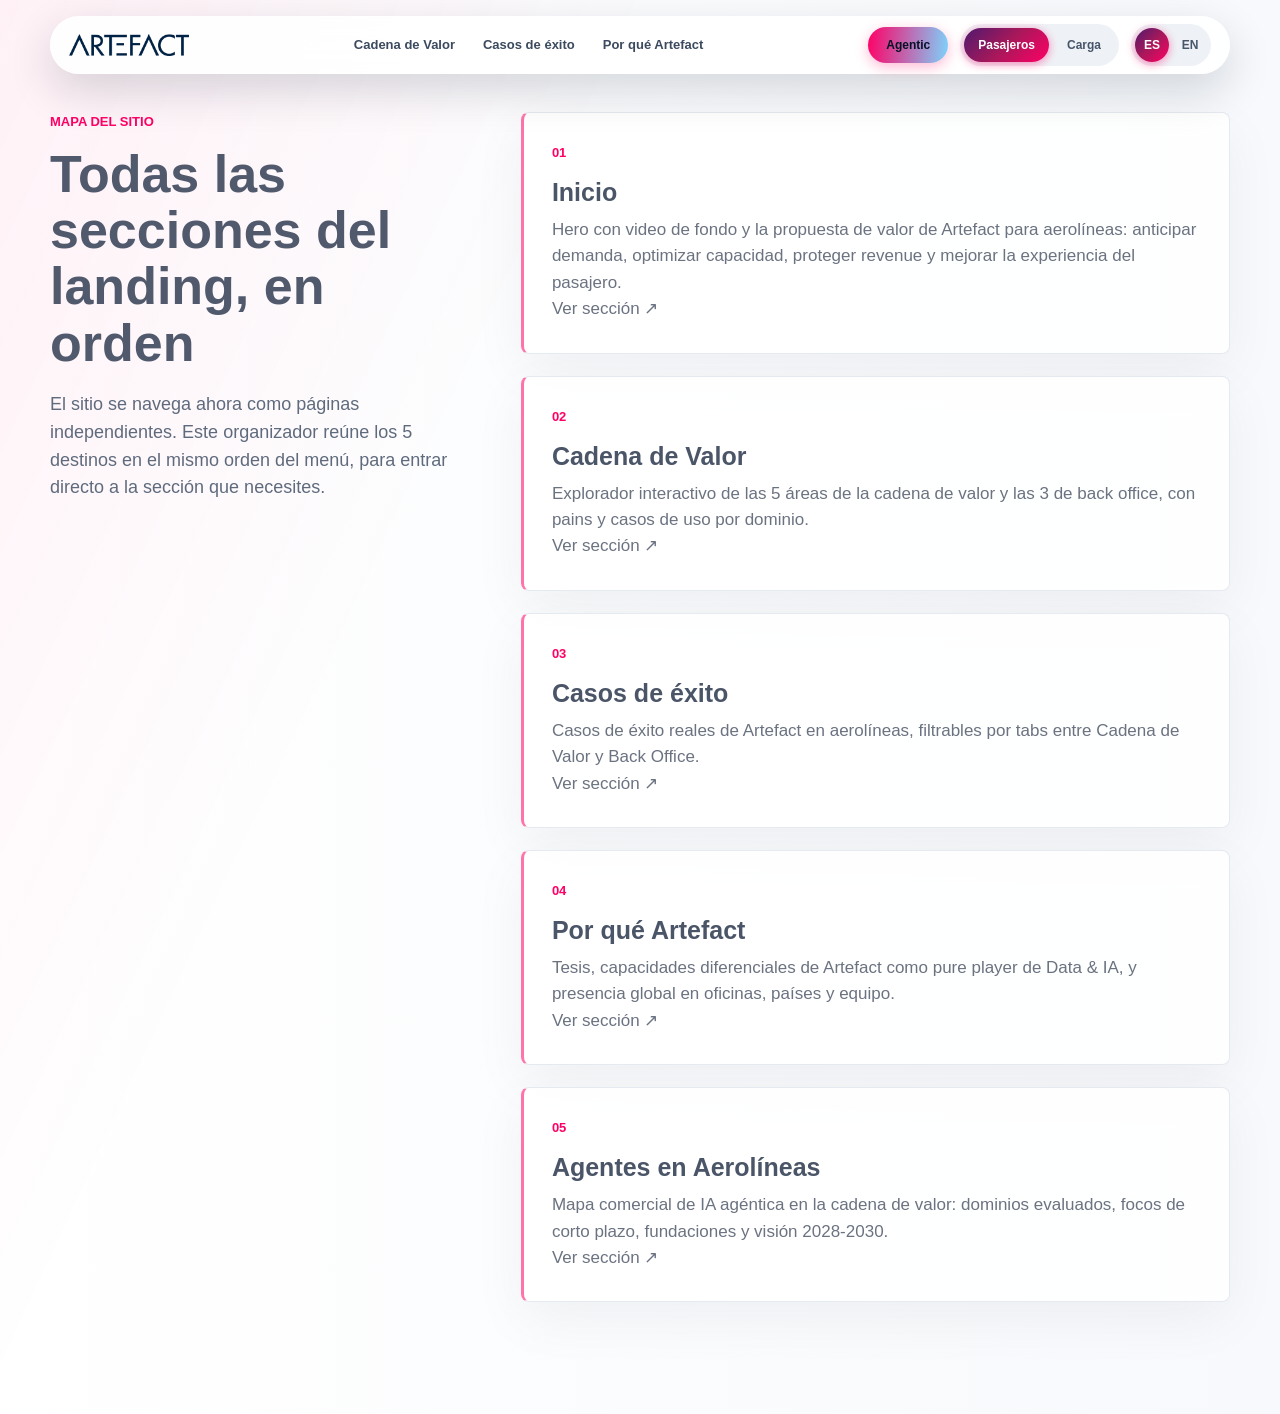
<file: organizador.html>
<!doctype html>
<html lang="es">
<head>
  <meta charset="utf-8">
  <meta name="viewport" content="width=device-width, initial-scale=1">
  <title>Mapa del Sitio | Artefact Aerolíneas</title>
  <link rel="stylesheet" href="styles.css">
</head>
<body>
  <header class="site-header" aria-label="Navegación principal">
    <div class="nav-shell">
      <a class="brand" href="index.html" aria-label="Artefact">
      <img class="brand-logo" src="images/ARTEFACT.png" alt="Artefact">
      </a>
      <nav class="nav-links" aria-label="Secciones">
        <a href="casos.html">Cadena de Valor</a>
        <a href="credenciales.html">Casos de éxito</a>
        <a href="artefact.html#porque-artefact">Por qué Artefact</a>
      </nav>
      <div class="nav-actions">
        <a class="nav-agentic-btn" id="navAgenticBtn" href="agentic-airlines.html" aria-label="Ir a la sección Agentes en Aerolíneas">Agentic</a>
        <div class="mode-pill" aria-label="Modo del sitio" role="group">
          <span class="active" data-mode-value="pax" role="button" tabindex="0" aria-pressed="true">Pasajeros</span>
          <span data-mode-value="cargo" role="button" tabindex="0" aria-pressed="false">Carga</span>
        </div>
        <div class="lang-pill" aria-label="Idioma" role="group">
          <span class="active" data-lang="es" role="button" tabindex="0" aria-pressed="true">ES</span>
          <span data-lang="en" role="button" tabindex="0" aria-pressed="false">EN</span>
        </div>
      </div>
    </div>
  </header>

  <main id="top">
    <section id="organizador" class="section thesis" aria-labelledby="organizador-title">
      <div class="container thesis-grid">
        <div>
          <p class="section-label">Mapa del sitio</p>
          <h2 id="organizador-title" class="section-title">Todas las secciones del landing, en orden</h2>
          <p class="lead">El sitio se navega ahora como páginas independientes. Este organizador reúne los 5 destinos en el mismo orden del menú, para entrar directo a la sección que necesites.</p>
        </div>
        <div class="thesis-cards">
          <article class="thesis-card">
            <span class="num">01</span>
            <h3><a href="index.html">Inicio</a></h3>
            <p>Hero con video de fondo y la propuesta de valor de Artefact para aerolíneas: anticipar demanda, optimizar capacidad, proteger revenue y mejorar la experiencia del pasajero.</p>
            <p><a href="index.html">Ver sección ↗</a></p>
          </article>
          <article class="thesis-card">
            <span class="num">02</span>
            <h3><a href="casos.html">Cadena de Valor</a></h3>
            <p>Explorador interactivo de las 5 áreas de la cadena de valor y las 3 de back office, con pains y casos de uso por dominio.</p>
            <p><a href="casos.html">Ver sección ↗</a></p>
          </article>
          <article class="thesis-card">
            <span class="num">03</span>
            <h3><a href="credenciales.html">Casos de éxito</a></h3>
            <p>Casos de éxito reales de Artefact en aerolíneas, filtrables por tabs entre Cadena de Valor y Back Office.</p>
            <p><a href="credenciales.html">Ver sección ↗</a></p>
          </article>
          <article class="thesis-card">
            <span class="num">04</span>
            <h3><a href="artefact.html#porque-artefact">Por qué Artefact</a></h3>
            <p>Tesis, capacidades diferenciales de Artefact como pure player de Data &amp; IA, y presencia global en oficinas, países y equipo.</p>
            <p><a href="artefact.html#porque-artefact">Ver sección ↗</a></p>
          </article>
          <article class="thesis-card">
            <span class="num">05</span>
            <h3><a href="agentic-airlines.html">Agentes en Aerolíneas</a></h3>
            <p>Mapa comercial de IA agéntica en la cadena de valor: dominios evaluados, focos de corto plazo, fundaciones y visión 2028-2030.</p>
            <p><a href="agentic-airlines.html">Ver sección ↗</a></p>
          </article>
        </div>
      </div>
    </section>
  </main>

  <script src="js/mode.js"></script>
  <script src="js/nav.js"></script>
  <script src="js/i18n.js"></script>
</body>
</html>
</file>
<file: styles.css>
:root {
      --navy-950: #061225;
      --navy-900: #0a1730;
      --navy-800: #10213d;
      --navy-700: #18325a;
      --ink: #0f172a;
      --muted: #5f6b7d;
      --line: #e5e9f0;
      --soft: #f6f8fb;
      --white: #ffffff;
      --magenta: #ff0066;
      --cyan: #7dd3fc;
      --green: #38d39f;
      --amber: #ffc857;
      --slate-700: #334155;
      --shadow: 0 24px 70px rgba(6, 18, 37, 0.18);
    }

    * {
      box-sizing: border-box;
      letter-spacing: 0;
    }

    html {
      scroll-behavior: smooth;
    }

    body {
      margin: 0;
      color: var(--ink);
      background: var(--white);
      font-family: Roboto, Arial, sans-serif;
      font-size: 16px;
      line-height: 1.55;
    }

    button,
    a {
      font: inherit;
    }

    a {
      color: inherit;
      text-decoration: none;
    }

    .site-header {
      position: fixed;
      z-index: 20;
      top: 16px;
      left: 0;
      right: 0;
      padding: 0 42px;
      pointer-events: none;
    }

    .nav-shell {
      max-width: 1180px;
      margin: 0 auto;
      height: 58px;
      display: flex;
      align-items: center;
      justify-content: space-between;
      padding: 0 18px;
      border: 1px solid rgba(255, 255, 255, 0.72);
      border-radius: 999px;
      background: rgba(255, 255, 255, 0.88);
      box-shadow: 0 16px 45px rgba(6, 18, 37, 0.16);
      backdrop-filter: blur(18px);
      pointer-events: auto;
    }

    .brand {
      display: flex;
      align-items: center;
      color: #0f2f5f;
      line-height: 1;
    }

    .brand-logo {
      display: block;
      width: 120px;
      height: auto;
    }

    img.brand-logo {
      object-fit: contain;
    }

    .nav-links {
      display: flex;
      align-items: center;
      gap: 28px;
      color: #26364d;
      font-size: 13px;
      font-weight: 800;
    }

    .nav-links a {
      opacity: 0.9;
    }

    .nav-links a:hover {
      color: var(--magenta);
    }

    .nav-links a.active {
      color: var(--magenta);
      opacity: 1;
    }

    .lang-pill {
      display: flex;
      align-items: center;
      gap: 4px;
      padding: 4px;
      border-radius: 999px;
      background: #eef2f7;
      color: #475569;
      font-size: 12px;
      font-weight: 900;
    }

    .lang-pill span {
      display: grid;
      place-items: center;
      width: 34px;
      height: 34px;
      border-radius: 999px;
      cursor: pointer;
      transition: all 0.2s ease;
    }

    .lang-pill .active {
      color: var(--white);
      background: linear-gradient(135deg, #4f1a6e 0%, #a8185a 50%, #ff0066 100%);
      box-shadow: 0 2px 10px rgba(255, 0, 102, 0.45);
    }

    .lang-pill span:not(.active):hover {
      background: rgba(0,0,0,0.08);
    }

    .hero {
      position: relative;
      min-height: 656px;
      color: var(--white);
      overflow: hidden;
      background:
        linear-gradient(90deg, rgba(6, 18, 37, 0.98) 0%, rgba(8, 19, 43, 0.94) 45%, rgba(31, 39, 85, 0.92) 76%, rgba(89, 28, 91, 0.86) 100%),
        repeating-linear-gradient(0deg, rgba(255, 255, 255, 0.045) 0, rgba(255, 255, 255, 0.045) 1px, transparent 1px, transparent 64px),
        repeating-linear-gradient(90deg, rgba(255, 255, 255, 0.045) 0, rgba(255, 255, 255, 0.045) 1px, transparent 1px, transparent 64px);
    }

    .hero-inner {
      max-width: 1180px;
      margin: 0 auto;
      min-height: 656px;
      display: grid;
      grid-template-columns: 0.88fr 1.12fr;
      gap: 32px;
      align-items: center;
      padding: 112px 42px 38px;
    }

    .eyebrow {
      margin: 0 0 18px;
      color: var(--magenta);
      font-size: 13px;
      font-weight: 900;
      text-transform: uppercase;
    }

    h1,
    h2,
    h3,
    p {
      margin-top: 0;
    }

    h1 {
      max-width: 560px;
      margin-bottom: 24px;
      font-size: 72px;
      line-height: 0.96;
      font-weight: 900;
    }

    .hero-copy {
      max-width: 540px;
      color: rgba(255, 255, 255, 0.82);
      font-size: 20px;
      line-height: 1.45;
    }

    .hero-pills {
      display: flex;
      flex-wrap: wrap;
      gap: 12px 22px;
      margin-top: 34px;
      padding: 0;
      list-style: none;
    }

    .hero-pills li {
      display: inline-flex;
      align-items: center;
      gap: 9px;
      color: rgba(255, 255, 255, 0.86);
      font-size: 13px;
      font-weight: 800;
    }

    .hero-pills li::before {
      width: 6px;
      height: 6px;
      border-radius: 50%;
      background: var(--magenta);
      content: "";
      flex: 0 0 auto;
    }

    .hero-image-card {
      position: absolute;
      right: 0;
      bottom: 0;
      width: 100%;
      max-width: 680px;
      min-height: 560px;
      border: 1px solid rgba(255, 255, 255, 0.16);
      border-radius: 8px;
      overflow: hidden;
      background: var(--navy-950);
      box-shadow: 0 34px 90px rgba(0, 0, 0, 0.34);
    }

    .hero-data-overlay {
      position: absolute;
      inset: 18px;
      z-index: 3;
      pointer-events: none;
      display: grid;
      grid-template-columns: 1fr auto;
      grid-template-rows: auto 1fr auto;
      gap: 16px;
    }

    .hero-kpi-stack,
    .hero-signal-stack {
      display: grid;
      gap: 10px;
      align-content: start;
    }

    .hero-signal-stack {
      justify-items: end;
    }

    .hero-kpi-card,
    .hero-signal-card {
      min-width: 176px;
      max-width: 220px;
      padding: 12px 14px;
      border: 1px solid rgba(255, 255, 255, 0.14);
      border-radius: 8px;
      background: rgba(6, 18, 37, 0.55);
      backdrop-filter: blur(16px);
      box-shadow: 0 14px 40px rgba(0, 0, 0, 0.18);
    }

    .hero-kpi-card span,
    .hero-signal-card span,
    .hero-system-label span {
      display: block;
      margin-bottom: 6px;
      color: rgba(255, 255, 255, 0.58);
      font-size: 10px;
      font-weight: 900;
      letter-spacing: 0.08em;
      text-transform: uppercase;
    }

    .hero-kpi-card strong,
    .hero-signal-card strong,
    .hero-system-label strong {
      display: block;
      color: var(--white);
      font-size: 16px;
      line-height: 1.18;
    }

    .hero-kpi-card small,
    .hero-signal-card small,
    .hero-system-label small {
      display: block;
      margin-top: 6px;
      color: rgba(255, 255, 255, 0.72);
      font-size: 12px;
      line-height: 1.4;
    }

    .hero-system-label {
      align-self: end;
      max-width: 280px;
      padding: 16px;
      border: 1px solid rgba(255, 255, 255, 0.14);
      border-radius: 8px;
      background: rgba(6, 18, 37, 0.6);
      backdrop-filter: blur(16px);
    }

    .hero-orbit {
      position: absolute;
      inset: 34px 42px 70px 62px;
      border: 1px dashed rgba(125, 211, 252, 0.22);
      border-radius: 50%;
      opacity: 0.85;
    }

    .hero-orbit::before,
    .hero-orbit::after {
      content: "";
      position: absolute;
      width: 10px;
      height: 10px;
      border-radius: 50%;
      background: var(--cyan);
      box-shadow: 0 0 0 10px rgba(125, 211, 252, 0.12);
    }

    .hero-orbit::before {
      top: 18%;
      right: 16%;
    }

    .hero-orbit::after {
      left: 8%;
      bottom: 18%;
      background: var(--magenta);
      box-shadow: 0 0 0 10px rgba(255, 0, 102, 0.12);
    }

    .hero-scene {
      position: absolute;
      inset: 0;
    }

    .hero-scene canvas {
      width: 100%;
      height: 100%;
      display: block;
    }

    .hero-image-card::after {
      content: "";
      position: absolute;
      inset: 0;
      background:
        radial-gradient(circle at 24% 26%, rgba(125, 211, 252, 0.16), transparent 22%),
        radial-gradient(circle at 76% 62%, rgba(255, 0, 102, 0.18), transparent 24%),
        linear-gradient(90deg, rgba(6, 18, 37, 0.42), rgba(6, 18, 37, 0.02) 44%, rgba(6, 18, 37, 0.16)),
        linear-gradient(180deg, transparent 52%, rgba(6, 18, 37, 0.78));
      pointer-events: none;
    }

    .image-note {
      position: absolute;
      z-index: 2;
      left: 22px;
      bottom: 22px;
      max-width: 300px;
      padding: 16px;
      border: 1px solid rgba(255, 255, 255, 0.14);
      border-radius: 8px;
      color: rgba(255, 255, 255, 0.78);
      background: rgba(6, 18, 37, 0.58);
      backdrop-filter: blur(14px);
      font-size: 13px;
      font-weight: 700;
    }

    .image-note strong {
      display: block;
      margin-bottom: 5px;
      color: var(--white);
      font-size: 17px;
    }

    .flight-board {
      position: absolute;
      right: 0;
      bottom: 6px;
      width: 100%;
      max-width: 660px;
      min-height: 520px;
      border: 1px solid rgba(255, 255, 255, 0.16);
      border-radius: 8px;
      overflow: hidden;
      background:
        linear-gradient(135deg, rgba(255, 255, 255, 0.1), rgba(255, 255, 255, 0.03)),
        linear-gradient(180deg, rgba(18, 42, 78, 0.68), rgba(7, 16, 33, 0.72));
      box-shadow: 0 34px 90px rgba(0, 0, 0, 0.34);
    }

    .flight-board::before {
      content: "";
      position: absolute;
      inset: 0;
      background:
        repeating-linear-gradient(0deg, rgba(125, 211, 252, 0.1) 0 1px, transparent 1px 48px),
        repeating-linear-gradient(90deg, rgba(125, 211, 252, 0.09) 0 1px, transparent 1px 48px);
      opacity: 0.65;
    }

    .route-map {
      position: absolute;
      inset: 42px 34px 36px;
      border: 1px solid rgba(255, 255, 255, 0.14);
      border-radius: 8px;
      background: rgba(6, 18, 37, 0.38);
    }

    .route-line {
      position: absolute;
      height: 2px;
      transform-origin: left center;
      border-radius: 999px;
      background: linear-gradient(90deg, var(--cyan), var(--magenta));
      box-shadow: 0 0 20px rgba(255, 0, 102, 0.38);
    }

    .route-line.one {
      left: 72px;
      top: 132px;
      width: 380px;
      transform: rotate(-17deg);
    }

    .route-line.two {
      left: 120px;
      top: 216px;
      width: 330px;
      transform: rotate(13deg);
      opacity: 0.75;
    }

    .route-line.three {
      left: 230px;
      top: 72px;
      width: 250px;
      transform: rotate(35deg);
      opacity: 0.72;
    }

    .node {
      position: absolute;
      width: 14px;
      height: 14px;
      border: 3px solid rgba(255, 255, 255, 0.82);
      border-radius: 50%;
      background: var(--magenta);
      box-shadow: 0 0 0 8px rgba(255, 0, 102, 0.12);
    }

    .node.a { left: 62px; top: 128px; }
    .node.b { right: 94px; top: 24px; background: var(--cyan); box-shadow: 0 0 0 8px rgba(125, 211, 252, 0.12); }
    .node.c { left: 112px; bottom: 80px; background: var(--green); box-shadow: 0 0 0 8px rgba(56, 211, 159, 0.12); }
    .node.d { right: 58px; bottom: 114px; background: var(--amber); box-shadow: 0 0 0 8px rgba(255, 200, 87, 0.12); }

    .plane-card {
      position: absolute;
      right: 34px;
      bottom: 34px;
      width: 230px;
      padding: 18px;
      border: 1px solid rgba(255, 255, 255, 0.14);
      border-radius: 8px;
      color: var(--white);
      background: rgba(255, 255, 255, 0.1);
      backdrop-filter: blur(12px);
    }

    .plane-icon {
      width: 74px;
      height: 74px;
      margin-bottom: 16px;
      display: grid;
      place-items: center;
      border-radius: 50%;
      color: var(--navy-950);
      background: var(--white);
      font-size: 36px;
      font-weight: 900;
    }

    .plane-card strong {
      display: block;
      margin-bottom: 6px;
      font-size: 18px;
    }

    .plane-card span {
      color: rgba(255, 255, 255, 0.72);
      font-size: 13px;
    }

    .section {
      padding: 112px 42px;
      scroll-margin-top: 92px;
    }

    .container {
      max-width: 1180px;
      margin: 0 auto;
    }

    .thesis {
      background:
        linear-gradient(115deg, rgba(255, 0, 102, 0.055), transparent 34%),
        linear-gradient(90deg, #ffffff, #f7f9fc);
    }

    .thesis-grid {
      display: grid;
      grid-template-columns: 0.72fr 1.28fr;
      gap: 72px;
      align-items: start;
    }

    .section-label {
      margin-bottom: 14px;
      color: var(--magenta);
      font-size: 13px;
      font-weight: 900;
      text-transform: uppercase;
    }

    .section-title {
      max-width: 780px;
      margin-bottom: 20px;
      color: #4b5568;
      font-size: 48px;
      line-height: 1.08;
      font-weight: 900;
    }

    .thesis .section-title {
      color: #51596d;
      font-size: 52px;
    }

    .lead {
      max-width: 820px;
      color: var(--muted);
      font-size: 18px;
    }

    .thesis-cards {
      display: grid;
      gap: 22px;
    }

    .thesis-card {
      position: relative;
      min-height: 142px;
      padding: 30px 28px;
      border: 1px solid var(--line);
      border-left: 3px solid rgba(255, 0, 102, 0.55);
      border-radius: 8px;
      background: rgba(255, 255, 255, 0.86);
      box-shadow: 0 18px 55px rgba(6, 18, 37, 0.05);
    }

    .num {
      display: block;
      margin-bottom: 14px;
      color: var(--magenta);
      font-size: 13px;
      font-weight: 900;
    }

    .thesis-card h3 {
      margin-bottom: 10px;
      color: #4b5568;
      font-size: 25px;
      line-height: 1.2;
    }

    .thesis-card p {
      margin-bottom: 0;
      color: #6b7280;
      font-size: 17px;
    }

    .cases {
      color: var(--white);
      background:
        linear-gradient(115deg, rgba(255, 0, 102, 0.12), transparent 34%),
        linear-gradient(180deg, var(--navy-950), #07152c);
    }

    .cases .section-title,
    .cases .lead {
      color: var(--white);
    }

    .cases .lead {
      color: rgba(255, 255, 255, 0.74);
    }

    .tabs {
      display: inline-flex;
      gap: 6px;
      padding: 7px;
      margin: 26px 0 30px;
      border: 1px solid rgba(255, 255, 255, 0.12);
      border-radius: 999px;
      background: rgba(255, 255, 255, 0.07);
    }

    .tab-btn {
      min-width: 148px;
      min-height: 44px;
      border: 0;
      border-radius: 999px;
      color: rgba(255, 255, 255, 0.64);
      background: transparent;
      cursor: pointer;
      font-size: 14px;
      font-weight: 900;
    }

    .tab-btn.active {
      color: var(--navy-950);
      background: rgba(255, 255, 255, 0.92);
    }

    .value-explorer {
      margin-top: 34px;
      padding: 18px;
      border: 1px solid rgba(255, 255, 255, 0.11);
      border-radius: 8px;
      background: rgba(255, 255, 255, 0.045);
      box-shadow: 0 24px 70px rgba(0, 0, 0, 0.24);
    }

    .route-shell {
      position: relative;
      display: grid;
      gap: 18px;
      margin-bottom: 18px;
      padding: 18px;
      overflow: hidden;
      border: 1px solid rgba(255, 255, 255, 0.1);
      border-radius: 8px;
      background:
        radial-gradient(circle at 82% 18%, rgba(255, 0, 102, 0.2), transparent 28%),
        radial-gradient(circle at 14% 88%, rgba(125, 211, 252, 0.16), transparent 24%),
        linear-gradient(135deg, rgba(6, 18, 37, 0.88), rgba(12, 33, 67, 0.74));
      box-shadow: 0 24px 70px rgba(0, 0, 0, 0.24);
    }

    .route-copy {
      position: relative;
      z-index: 2;
      display: grid;
      grid-template-columns: minmax(0, 420px) minmax(0, 1fr);
      gap: 24px;
      align-items: end;
      padding: 20px 22px;
      border: 1px solid rgba(255, 255, 255, 0.08);
      border-radius: 8px;
      background:
        linear-gradient(90deg, rgba(255, 255, 255, 0.07), rgba(255, 255, 255, 0.02)),
        rgba(6, 18, 37, 0.28);
    }

    .route-copy span {
      display: block;
      margin-bottom: 10px;
      color: var(--magenta);
      font-size: 12px;
      font-weight: 900;
      text-transform: uppercase;
    }

    .route-copy strong {
      display: block;
      margin-bottom: 12px;
      color: var(--white);
      font-size: 30px;
      line-height: 1.04;
    }

    .route-copy p {
      margin: 0;
      color: rgba(255, 255, 255, 0.68);
      font-size: 15px;
    }

    .route-copy-meta {
      display: grid;
      gap: 10px;
      align-content: end;
      justify-items: start;
    }

    .route-copy-meta p {
      max-width: 520px;
      font-size: 16px;
      line-height: 1.45;
    }

    .route-copy-badges {
      display: flex;
      flex-wrap: wrap;
      gap: 8px 18px;
    }

    .route-copy-badges span {
      margin: 0;
      display: inline-flex;
      align-items: center;
      gap: 8px;
      color: rgba(255, 255, 255, 0.78);
      font-size: 11px;
      font-weight: 900;
      text-transform: uppercase;
    }

    .route-copy-badges span::before {
      width: 5px;
      height: 5px;
      border-radius: 50%;
      background: var(--magenta);
      content: "";
      flex: 0 0 auto;
    }

    .route-map-ui {
      display: grid;
      gap: 16px;
    }

    .route-grid-main,
    .route-grid-backoffice {
      display: grid;
      gap: 12px;
    }

    .route-grid-main {
      grid-template-columns: repeat(5, minmax(0, 1fr));
    }

    .route-grid-backoffice {
      grid-template-columns: repeat(3, minmax(0, 1fr));
    }

    .route-strip-title {
      margin: 0 0 4px;
      color: rgba(255, 255, 255, 0.54);
      font-size: 11px;
      font-weight: 900;
      letter-spacing: 0.08em;
      text-transform: uppercase;
    }

    .route-node {
      position: relative;
      min-height: 260px;
      display: flex;
      align-items: flex-end;
      width: 100%;
      padding: 18px;
      overflow: hidden;
      border: 1px solid rgba(255, 255, 255, 0.16);
      border-radius: 8px;
      color: var(--white);
      text-align: left;
      background-color: rgba(255, 255, 255, 0.05);
      background-image: linear-gradient(180deg, rgba(7, 19, 37, 0.0) 0%, rgba(7, 19, 37, 0.0) 42%, rgba(7, 19, 37, 0.82) 68%, rgba(7, 19, 37, 0.98) 100%);
      box-shadow: 0 18px 40px rgba(0, 0, 0, 0.24);
      cursor: pointer;
      isolation: isolate;
      transition: transform 220ms ease, border-color 220ms ease, box-shadow 220ms ease, filter 220ms ease;
    }


    .route-node-bg {
      position: absolute;
      inset: 0;
      width: 100%;
      height: 100%;
      object-fit: cover;
      object-position: center 20%;
      opacity: 0.88;
      z-index: 0;
      border-radius: 7px;
      pointer-events: none;
    }

    .route-node-content {
      position: relative;
      z-index: 1;
    }
    .route-node::before {
      content: "";
      position: absolute;
      inset: 0;
      background:
        linear-gradient(180deg, rgba(255, 255, 255, 0.08), transparent 32%),
        linear-gradient(160deg, rgba(125, 211, 252, 0.18), transparent 42%),
        linear-gradient(15deg, rgba(255, 0, 102, 0.26), transparent 42%);
      opacity: 0.92;
      z-index: -1;
    }

    .route-node::after {
      content: "";
      position: absolute;
      inset: 14px;
      border: 1px solid rgba(255, 255, 255, 0.12);
      border-radius: 6px;
      opacity: 0;
      transition: opacity 220ms ease;
      pointer-events: none;
    }

    .route-node:hover {
      transform: translateY(-6px);
      filter: saturate(1.08);
      box-shadow: 0 26px 52px rgba(0, 0, 0, 0.28);
    }

    .route-node:hover::after,
    .route-node.active::after {
      opacity: 1;
    }

    .route-node.active {
      border-color: rgba(255, 0, 102, 0.82);
      box-shadow: 0 0 0 1px rgba(255, 0, 102, 0.24), 0 30px 62px rgba(255, 0, 102, 0.18);
    }

    .route-node.compact {
      min-height: 200px;
    }

    .route-node-content {
      width: 100%;
      display: grid;
      gap: 10px;
    }

    .node-topline {
      display: flex;
      align-items: center;
      justify-content: space-between;
      gap: 12px;
    }

    .node-dot {
      width: 34px;
      height: 34px;
      display: grid;
      place-items: center;
      border-radius: 50%;
      color: var(--white);
      background: rgba(8, 20, 40, 0.4);
      backdrop-filter: blur(8px);
      font-size: 11px;
      font-weight: 900;
    }

    .route-node.active .node-dot {
      background: var(--magenta);
    }

    .node-type {
      display: inline-flex;
      align-items: center;
      min-height: 28px;
      padding: 0 10px;
      border: 1px solid rgba(255, 255, 255, 0.15);
      border-radius: 999px;
      color: rgba(255, 255, 255, 0.82);
      background: rgba(8, 20, 40, 0.36);
      font-size: 10px;
      font-weight: 900;
      text-transform: uppercase;
    }

    .route-node strong {
      display: block;
      max-width: 220px;
      color: inherit;
      font-size: 18px;
      line-height: 1.18;
      text-wrap: balance;
    }

    .route-node.compact strong {
      max-width: 240px;
      font-size: 16px;
    }

    .route-node small {
      display: block;
      color: rgba(255, 255, 255, 0.8);
      font-size: 12px;
      font-weight: 800;
    }

    .value-toolbar {
      display: flex;
      flex-wrap: wrap;
      align-items: center;
      justify-content: space-between;
      gap: 16px;
      margin-bottom: 18px;
    }

    .value-hint {
      max-width: 460px;
      margin: 0;
      color: rgba(255, 255, 255, 0.58);
      font-size: 14px;
      font-weight: 700;
    }

    .value-layout {
      display: grid;
      grid-template-columns: 1fr;
      gap: 18px;
      align-items: stretch;
    }

    .stage-list {
      display: grid;
      gap: 10px;
      align-content: start;
    }

    .stage-card {
      width: 100%;
      min-height: 96px;
      display: grid;
      grid-template-columns: 42px 1fr 42px;
      gap: 12px;
      align-items: center;
      padding: 16px 14px;
      border: 1px solid rgba(255, 255, 255, 0.08);
      border-radius: 8px;
      color: rgba(255, 255, 255, 0.72);
      text-align: left;
      background: rgba(255, 255, 255, 0.055);
      cursor: pointer;
    }

    .stage-card.active {
      color: var(--white);
      background: rgba(255, 255, 255, 0.13);
      box-shadow: inset 3px 0 0 var(--magenta);
    }

    .stage-card:hover {
      background: rgba(255, 255, 255, 0.105);
    }

    .stage-index {
      width: 34px;
      height: 34px;
      display: grid;
      place-items: center;
      border-radius: 50%;
      background: rgba(255, 255, 255, 0.08);
      color: rgba(255, 255, 255, 0.8);
      font-size: 12px;
      font-weight: 900;
    }

    .stage-card.active .stage-index {
      color: var(--white);
      background: var(--magenta);
    }

    .stage-card strong {
      display: block;
      color: inherit;
      font-size: 15px;
      line-height: 1.24;
    }

    .stage-card small {
      display: block;
      margin-top: 4px;
      color: rgba(255, 255, 255, 0.46);
      font-size: 12px;
      font-weight: 800;
    }

    .case-count {
      display: grid;
      place-items: center;
      width: 38px;
      height: 38px;
      border-radius: 999px;
      color: rgba(255, 255, 255, 0.82);
      background: rgba(255, 255, 255, 0.08);
      font-size: 12px;
      font-weight: 900;
    }

    .stage-spotlight {
      min-height: 640px;
      display: grid;
      grid-template-rows: 240px auto;
      overflow: hidden;
      border: 1px solid rgba(255, 255, 255, 0.1);
      border-radius: 8px;
      background:
        linear-gradient(180deg, rgba(255, 255, 255, 0.11), rgba(255, 255, 255, 0.055)),
        linear-gradient(135deg, rgba(125, 211, 252, 0.1), rgba(255, 0, 102, 0.08));
    }

    .stage-media {
      position: relative;
      min-height: 240px;
      background: var(--navy-900);
      overflow: hidden;
    }

    .stage-media img,
    .stage-media video {
      width: 100%;
      height: 100%;
      object-fit: cover;
      object-position: center;
      opacity: 0.84;
      transform: scale(1.01);
    }

    .stage-media::after {
      content: "";
      position: absolute;
      inset: 0;
      background:
        linear-gradient(90deg, rgba(6, 18, 37, 0.84), rgba(6, 18, 37, 0.2) 54%, rgba(6, 18, 37, 0.48)),
        linear-gradient(180deg, transparent 38%, rgba(6, 18, 37, 0.95));
    }

    .stage-content {
      position: relative;
      padding: 26px 30px 30px;
      background:
        repeating-linear-gradient(0deg, rgba(255, 255, 255, 0.035) 0 1px, transparent 1px 54px),
        repeating-linear-gradient(90deg, rgba(255, 255, 255, 0.03) 0 1px, transparent 1px 54px);
    }

    .stage-kicker {
      display: flex;
      flex-wrap: wrap;
      gap: 10px;
      margin-bottom: 18px;
    }

    .stage-content h3 {
      margin-bottom: 12px;
      color: var(--white);
      font-size: 34px;
      line-height: 1.08;
    }

    .stage-summary {
      max-width: 830px;
      margin-bottom: 20px;
      color: rgba(255, 255, 255, 0.76);
      font-size: 17px;
    }

    .pain-cloud {
      display: flex;
      flex-wrap: wrap;
      gap: 8px 18px;
      margin: 16px 0 22px;
    }

    .pain-chip {
      display: inline-flex;
      align-items: center;
      gap: 8px;
      color: rgba(255, 255, 255, 0.82);
      font-size: 13px;
      font-weight: 900;
    }

    .pain-chip::before {
      width: 5px;
      height: 5px;
      border-radius: 50%;
      background: var(--magenta);
      content: "";
      flex: 0 0 auto;
    }

    .stage-flow {
      display: grid;
      grid-template-columns: repeat(3, minmax(0, 1fr));
      gap: 10px;
      margin: 18px 0 20px;
    }

    .flow-card {
      min-height: 96px;
      padding: 14px;
      border: 1px solid rgba(255, 255, 255, 0.1);
      border-radius: 8px;
      background: rgba(6, 18, 37, 0.34);
    }

    .flow-card span {
      display: block;
      margin-bottom: 6px;
      color: var(--magenta);
      font-size: 12px;
      font-weight: 900;
      text-transform: uppercase;
    }

    .flow-card p {
      margin: 0;
      color: rgba(255, 255, 255, 0.72);
      font-size: 14px;
    }

    .case-deep-title {
      margin: 26px 0 12px;
      color: rgba(255, 255, 255, 0.92);
      font-size: 13px;
      font-weight: 900;
      text-transform: uppercase;
    }

    .case-accordion {
      display: grid;
      gap: 10px;
    }

    .case-accordion details {
      border: 1px solid rgba(255, 255, 255, 0.1);
      border-radius: 8px;
      background: rgba(6, 18, 37, 0.34);
    }

    .case-accordion summary {
      min-height: 70px;
      display: grid;
      grid-template-columns: 1fr auto;
      gap: 12px;
      align-items: center;
      padding: 16px;
      color: var(--white);
      cursor: pointer;
      font-weight: 900;
      list-style: none;
    }

    .case-accordion summary::-webkit-details-marker {
      display: none;
    }

    .case-accordion summary span {
      color: rgba(255, 255, 255, 0.48);
      font-size: 22px;
      line-height: 1;
    }

    .case-accordion details[open] summary span {
      transform: rotate(45deg);
    }

    .case-body {
      display: grid;
      grid-template-columns: repeat(3, minmax(0, 1fr));
      gap: 12px;
      padding: 0 16px 16px;
    }

    .case-explorer {
      display: grid;
      grid-template-columns: 330px 1fr;
      gap: 22px;
      min-height: 560px;
      padding: 18px;
      border: 1px solid rgba(255, 255, 255, 0.11);
      border-radius: 8px;
      background: rgba(255, 255, 255, 0.045);
      box-shadow: 0 24px 70px rgba(0, 0, 0, 0.24);
    }

    .case-list {
      display: grid;
      gap: 10px;
      align-content: start;
    }

    .case-list button {
      width: 100%;
      min-height: 82px;
      display: grid;
      grid-template-columns: 42px 1fr 18px;
      gap: 12px;
      align-items: center;
      padding: 16px 14px;
      border: 1px solid rgba(255, 255, 255, 0.08);
      border-radius: 8px;
      color: rgba(255, 255, 255, 0.72);
      text-align: left;
      background: rgba(255, 255, 255, 0.055);
      cursor: pointer;
    }

    .case-list button.active {
      color: var(--white);
      background: rgba(255, 255, 255, 0.12);
      box-shadow: inset 3px 0 0 var(--magenta);
    }

    .case-index {
      width: 34px;
      height: 34px;
      display: grid;
      place-items: center;
      border-radius: 50%;
      background: rgba(255, 255, 255, 0.08);
      color: rgba(255, 255, 255, 0.8);
      font-size: 12px;
      font-weight: 900;
    }

    .case-list button.active .case-index {
      background: var(--magenta);
      color: var(--white);
    }

    .case-list strong {
      display: block;
      color: inherit;
      font-size: 15px;
      line-height: 1.25;
    }

    .case-list small {
      display: block;
      margin-top: 3px;
      color: rgba(255, 255, 255, 0.45);
      font-size: 12px;
      font-weight: 800;
    }

    .case-detail {
      position: relative;
      min-height: 520px;
      padding: 30px;
      border: 1px solid rgba(255, 255, 255, 0.1);
      border-radius: 8px;
      background:
        linear-gradient(180deg, rgba(255, 255, 255, 0.11), rgba(255, 255, 255, 0.055)),
        linear-gradient(135deg, rgba(125, 211, 252, 0.1), rgba(255, 0, 102, 0.08));
      overflow: hidden;
    }

    .case-detail::before {
      content: "";
      position: absolute;
      inset: 0;
      background:
        repeating-linear-gradient(0deg, rgba(255, 255, 255, 0.04) 0 1px, transparent 1px 54px),
        repeating-linear-gradient(90deg, rgba(255, 255, 255, 0.035) 0 1px, transparent 1px 54px);
      opacity: 0.65;
    }

    .case-detail > * {
      position: relative;
      z-index: 1;
    }

    .meta-row {
      display: flex;
      flex-wrap: wrap;
      gap: 10px;
      margin-bottom: 24px;
    }

    .meta-chip {
      display: inline-flex;
      align-items: center;
      gap: 7px;
      color: rgba(255, 255, 255, 0.78);
      font-size: 12px;
      font-weight: 900;
    }

    .stage-kicker .meta-chip {
      padding-bottom: 5px;
      border-bottom: 2px solid rgba(255, 255, 255, 0.28);
    }

    .stage-kicker .meta-chip::before {
      content: none;
    }

    .stage-kicker .meta-chip:first-child {
      color: rgba(255, 255, 255, 0.76);
      border-color: var(--magenta);
    }

    .stage-kicker .meta-chip:last-child {
      color: rgba(255, 255, 255, 0.76);
      border-color: var(--cyan);
    }

    .case-detail h3 {
      max-width: 760px;
      margin-bottom: 12px;
      color: var(--white);
      font-size: 36px;
      line-height: 1.08;
    }

    .case-description {
      max-width: 820px;
      margin-bottom: 26px;
      color: rgba(255, 255, 255, 0.78);
      font-size: 18px;
    }

    .detail-grid {
      display: grid;
      grid-template-columns: repeat(2, minmax(0, 1fr));
      gap: 14px;
      margin-top: 22px;
    }

    .detail-card {
      min-height: 132px;
      padding: 18px;
      border: 1px solid rgba(255, 255, 255, 0.1);
      border-radius: 8px;
      background: rgba(6, 18, 37, 0.34);
    }

    .detail-card strong {
      display: block;
      margin-bottom: 8px;
      color: var(--white);
      font-size: 13px;
      text-transform: uppercase;
    }

    .detail-card p {
      margin-bottom: 0;
      color: rgba(255, 255, 255, 0.72);
      font-size: 15px;
    }

    /* ===== Sales & Distribution: tarjetas de caso 2 columnas + mockups ===== */
    .sd-cards {
      display: grid;
      gap: 14px;
    }

    .sd-card {
      display: grid;
      grid-template-columns: 60% 40%;
      align-items: stretch;
      min-height: 340px;
      border: 1px solid var(--slate-700);
      border-radius: 10px;
      background: var(--ink);
      overflow: hidden;
    }

    .sd-card-text {
      display: flex;
      flex-direction: column;
      gap: 12px;
      padding: 22px 24px;
    }

    .sd-badges {
      display: flex;
      flex-wrap: wrap;
      gap: 8px;
    }

    .sd-badge {
      display: inline-flex;
      align-items: center;
      gap: 7px;
      color: var(--cyan);
      font-size: 11px;
      font-weight: 900;
      letter-spacing: 0.02em;
      text-transform: uppercase;
    }

    .sd-badge::before {
      width: 5px;
      height: 5px;
      border-radius: 50%;
      background: var(--magenta);
      content: "";
      flex: 0 0 auto;
    }

    .sd-headline {
      margin: 2px 0 6px;
      color: var(--white);
      font-size: 20px;
      line-height: 1.2;
      font-weight: 900;
    }

    .sd-field strong {
      display: block;
      margin-bottom: 3px;
      color: var(--magenta);
      font-size: 11px;
      font-weight: 900;
      letter-spacing: 0.03em;
      text-transform: uppercase;
    }

    .sd-field p {
      margin: 0;
      color: rgba(255, 255, 255, 0.74);
      font-size: 13.5px;
      line-height: 1.45;
    }

    .sd-card-visual {
      position: relative;
      display: flex;
      padding: 16px;
      border-left: 1px solid var(--slate-700);
      background:
        radial-gradient(circle at 78% 12%, rgba(255, 0, 102, 0.12), transparent 42%),
        radial-gradient(circle at 20% 90%, rgba(125, 211, 252, 0.12), transparent 45%),
        var(--ink);
    }

    .sd-viz {
      position: relative;
      display: flex;
      flex-direction: column;
      gap: 12px;
      width: 100%;
      padding: 16px;
      border: 1px solid var(--slate-700);
      border-radius: 10px;
      background: #0b1424;
      box-shadow: 0 0 0 1px rgba(15, 23, 42, 0.6), 0 18px 40px rgba(0, 0, 0, 0.45);
    }

    .sd-viz-head {
      display: flex;
      align-items: center;
      justify-content: space-between;
    }

    .sd-viz-title {
      color: rgba(255, 255, 255, 0.9);
      font-size: 12px;
      font-weight: 900;
      letter-spacing: 0.02em;
      text-transform: uppercase;
    }

    .sd-viz-live {
      display: inline-flex;
      align-items: center;
      gap: 6px;
      padding: 3px 9px;
      border-radius: 999px;
      color: var(--green);
      background: rgba(56, 211, 159, 0.12);
      box-shadow: 0 0 12px rgba(56, 211, 159, 0.35);
      font-size: 10px;
      font-weight: 900;
      letter-spacing: 0.08em;
    }

    .sd-viz-live::before {
      content: "";
      width: 6px;
      height: 6px;
      border-radius: 50%;
      background: var(--green);
      box-shadow: 0 0 8px var(--green);
      animation: sdPulse 1.6s ease-in-out infinite;
    }

    /* Caso 1 - CER */
    .cer-rows {
      display: grid;
      gap: 12px;
      margin-top: 4px;
    }

    .cer-row {
      display: grid;
      grid-template-columns: 46px 1fr auto;
      align-items: center;
      gap: 10px;
    }

    .cer-label {
      color: rgba(255, 255, 255, 0.72);
      font-size: 12px;
      font-weight: 900;
    }

    .cer-bar {
      position: relative;
      height: 14px;
      border-radius: 999px;
      background: rgba(255, 255, 255, 0.06);
      overflow: hidden;
    }

    .cer-fill {
      display: block;
      width: var(--w);
      height: 100%;
      border-radius: 999px;
      transform-origin: left center;
      animation: sdGrow 1.1s cubic-bezier(0.22, 1, 0.36, 1) both;
    }

    .cer-fill--hi { background: linear-gradient(90deg, #ff0066, #ff5a94); box-shadow: 0 0 14px rgba(255, 0, 102, 0.5); }
    .cer-fill--mid { background: linear-gradient(90deg, #ffc857, #ffe0a3); box-shadow: 0 0 14px rgba(255, 200, 87, 0.4); }
    .cer-fill--lo { background: linear-gradient(90deg, #38d39f, #7df0c9); box-shadow: 0 0 14px rgba(56, 211, 159, 0.45); }

    .cer-val {
      color: var(--white);
      font-size: 12.5px;
      font-weight: 900;
      font-variant-numeric: tabular-nums;
    }

    .cer-foot {
      display: flex;
      align-items: center;
      justify-content: space-between;
      margin-top: auto;
      padding-top: 12px;
      border-top: 1px solid var(--slate-700);
    }

    .cer-foot-label {
      color: rgba(255, 255, 255, 0.6);
      font-size: 11px;
      font-weight: 700;
    }

    .cer-badge {
      padding: 6px 12px;
      border-radius: 8px;
      color: #04140d;
      background: linear-gradient(135deg, #38d39f, #7df0c9);
      box-shadow: 0 0 18px rgba(56, 211, 159, 0.55);
      font-size: 13px;
      font-weight: 900;
      animation: sdPop 0.6s 0.9s both;
    }

    /* Caso 2 - B2B */
    .b2b-curve {
      width: 100%;
      height: 92px;
    }

    .b2b-line {
      fill: none;
      stroke: var(--cyan);
      stroke-width: 1.6;
      filter: drop-shadow(0 0 4px rgba(125, 211, 252, 0.7));
    }

    .b2b-dot {
      fill: var(--white);
      stroke: var(--magenta);
      stroke-width: 1.6;
      filter: drop-shadow(0 0 6px rgba(255, 0, 102, 0.9));
      transition: cx 0.12s linear, cy 0.12s linear;
    }

    .b2b-control {
      display: flex;
      flex-direction: column;
      gap: 8px;
    }

    .b2b-ctl-label {
      display: flex;
      align-items: center;
      justify-content: space-between;
      color: rgba(255, 255, 255, 0.72);
      font-size: 12px;
      font-weight: 700;
    }

    .b2b-ctl-label b { color: var(--cyan); font-size: 13px; }

    .b2b-slider {
      -webkit-appearance: none;
      appearance: none;
      width: 100%;
      height: 6px;
      border-radius: 999px;
      background: linear-gradient(90deg, rgba(125, 211, 252, 0.7), rgba(255, 0, 102, 0.7));
      outline: none;
      cursor: pointer;
    }

    .b2b-slider::-webkit-slider-thumb {
      -webkit-appearance: none;
      appearance: none;
      width: 16px;
      height: 16px;
      border-radius: 50%;
      background: var(--white);
      border: 2px solid var(--magenta);
      box-shadow: 0 0 10px rgba(255, 0, 102, 0.7);
    }

    .b2b-slider::-moz-range-thumb {
      width: 16px;
      height: 16px;
      border-radius: 50%;
      background: var(--white);
      border: 2px solid var(--magenta);
      box-shadow: 0 0 10px rgba(255, 0, 102, 0.7);
    }

    .b2b-readouts {
      display: grid;
      grid-template-columns: 1fr 1fr;
      gap: 10px;
      margin-top: auto;
    }

    .b2b-kpi {
      padding: 10px 12px;
      border: 1px solid var(--slate-700);
      border-radius: 8px;
      background: rgba(255, 255, 255, 0.03);
    }

    .b2b-kpi span {
      display: block;
      margin-bottom: 3px;
      color: rgba(255, 255, 255, 0.55);
      font-size: 10.5px;
      font-weight: 700;
      text-transform: uppercase;
    }

    .b2b-kpi b {
      color: var(--white);
      font-size: 17px;
      font-weight: 900;
      font-variant-numeric: tabular-nums;
    }

    /* Caso 3 - Chat conserje */
    .chat-body {
      display: flex;
      flex-direction: column;
      gap: 9px;
      min-height: 190px;
      justify-content: flex-end;
    }

    .chat-msg {
      max-width: 86%;
      padding: 9px 12px;
      border-radius: 12px;
      font-size: 12.5px;
      line-height: 1.35;
      opacity: 0;
      transform: translateY(8px);
      transition: opacity 0.4s ease, transform 0.4s ease;
    }

    .chat-msg.show { opacity: 1; transform: translateY(0); }

    .chat-msg--user {
      align-self: flex-end;
      color: var(--white);
      background: linear-gradient(135deg, #18325a, #26457a);
      border-bottom-right-radius: 3px;
    }

    .chat-msg--ai {
      align-self: flex-start;
      color: rgba(255, 255, 255, 0.9);
      background: rgba(255, 255, 255, 0.07);
      border: 1px solid var(--slate-700);
      border-bottom-left-radius: 3px;
    }

    .chat-msg--confirm {
      align-self: flex-start;
      color: #04140d;
      background: linear-gradient(135deg, #38d39f, #7df0c9);
      box-shadow: 0 0 16px rgba(56, 211, 159, 0.4);
      font-weight: 900;
    }

    .chat-msg--typing {
      display: flex;
      gap: 4px;
      align-self: flex-start;
      background: rgba(255, 255, 255, 0.07);
      border: 1px solid var(--slate-700);
    }

    .chat-msg--typing span {
      width: 6px;
      height: 6px;
      border-radius: 50%;
      background: rgba(255, 255, 255, 0.6);
      animation: sdBlink 1.1s infinite;
    }

    .chat-msg--typing span:nth-child(2) { animation-delay: 0.2s; }
    .chat-msg--typing span:nth-child(3) { animation-delay: 0.4s; }

    /* Variante de status rojo/alerta para los pills LIVE */
    .sd-viz-live--alert {
      color: var(--magenta);
      background: rgba(255, 0, 102, 0.14);
      box-shadow: 0 0 12px rgba(255, 0, 102, 0.4);
    }
    .sd-viz-live--alert::before { background: var(--magenta); box-shadow: 0 0 8px var(--magenta); }

    /* OCC Caso 1 - Torre de recuperación */
    .tower-grid { display: grid; gap: 7px; }

    .tower-flight {
      display: grid;
      grid-template-columns: auto 1fr auto;
      align-items: center;
      gap: 10px;
      padding: 9px 11px;
      border: 1px solid var(--slate-700);
      border-radius: 8px;
      background: rgba(255, 255, 255, 0.03);
    }

    .tower-flight b { color: var(--white); font-size: 12.5px; font-weight: 900; }
    .tower-flight > span { color: rgba(255, 255, 255, 0.55); font-size: 11.5px; }

    .tower-flight .st {
      justify-self: end;
      padding: 3px 9px;
      border-radius: 999px;
      font-size: 10.5px;
      font-weight: 900;
      font-style: normal;
    }

    .st--ok { color: var(--green); background: rgba(56, 211, 159, 0.12); }
    .st--delay { color: var(--magenta); background: rgba(255, 0, 102, 0.14); }

    .tower-flight--delay {
      border-color: rgba(255, 0, 102, 0.5);
      box-shadow: 0 0 0 1px rgba(255, 0, 102, 0.25);
      animation: sdFlash 1.6s ease-in-out infinite;
    }

    .tower-panel {
      margin-top: auto;
      padding: 12px;
      border: 1px solid var(--slate-700);
      border-radius: 8px;
      background: #0b1424;
      animation: sdPanelIn 0.7s 0.3s both;
    }

    .tower-panel-head {
      margin-bottom: 9px;
      color: rgba(255, 255, 255, 0.85);
      font-size: 10.5px;
      font-weight: 900;
      letter-spacing: 0.03em;
      text-transform: uppercase;
    }

    .tower-opt {
      display: flex;
      align-items: center;
      justify-content: space-between;
      gap: 10px;
      margin-top: 6px;
      padding: 7px 10px;
      border-radius: 7px;
      background: rgba(255, 255, 255, 0.04);
    }

    .tower-opt-name { color: rgba(255, 255, 255, 0.8); font-size: 12px; }
    .tower-opt-cost { color: var(--white); font-size: 12.5px; font-weight: 900; font-variant-numeric: tabular-nums; }

    .tower-opt--best {
      border: 1px solid rgba(56, 211, 159, 0.55);
      background: rgba(56, 211, 159, 0.1);
      box-shadow: 0 0 14px rgba(56, 211, 159, 0.3);
    }
    .tower-opt--best .tower-opt-cost { color: var(--green); }

    /* OCC Caso 2 - Gantt de turnos */
    .gantt { position: relative; display: grid; gap: 7px; padding-top: 52px; }

    .gantt-peaks {
      position: absolute;
      top: 4px;
      left: 60px;
      right: 0;
      height: 42px;
      display: flex;
      align-items: flex-end;
      gap: 6px;
    }

    .gantt-peaks span {
      flex: 1;
      height: var(--h);
      border-radius: 3px 3px 0 0;
      background: linear-gradient(180deg, rgba(125, 211, 252, 0.6), rgba(125, 211, 252, 0.08));
    }

    .gantt-row { display: grid; grid-template-columns: 52px 1fr; align-items: center; gap: 8px; }
    .gantt-lbl { color: rgba(255, 255, 255, 0.6); font-size: 11px; font-weight: 700; }

    .gantt-track {
      position: relative;
      height: 14px;
      border-radius: 6px;
      background: rgba(255, 255, 255, 0.05);
      overflow: hidden;
    }

    .gantt-block { position: absolute; top: 0; height: 100%; border-radius: 6px; }
    .gantt-block--a { left: 8%; width: 26%; background: linear-gradient(90deg, #ff0066, #ff5a94); box-shadow: 0 0 10px rgba(255, 0, 102, 0.4); animation: sdShiftA 4.5s ease-in-out infinite; }
    .gantt-block--b { left: 30%; width: 30%; background: linear-gradient(90deg, #7dd3fc, #bfe9ff); box-shadow: 0 0 10px rgba(125, 211, 252, 0.4); animation: sdShiftB 4.5s ease-in-out infinite; }
    .gantt-block--c { left: 54%; width: 22%; background: linear-gradient(90deg, #38d39f, #7df0c9); box-shadow: 0 0 10px rgba(56, 211, 159, 0.4); animation: sdShiftC 4.5s ease-in-out infinite; }

    .gantt-axis { display: flex; justify-content: space-between; margin-top: 2px; color: rgba(255, 255, 255, 0.4); font-size: 9.5px; }

    .gantt-foot {
      display: flex;
      align-items: center;
      justify-content: space-between;
      margin-top: auto;
      padding-top: 10px;
      border-top: 1px solid var(--slate-700);
    }
    .gantt-foot span { color: rgba(255, 255, 255, 0.6); font-size: 11px; }
    .gantt-foot b { color: var(--green); font-size: 16px; font-weight: 900; }

    /* OCC Caso 3 - Optimización de combustible */
    .fuel-chart { width: 100%; height: 96px; }

    .fuel-base {
      fill: none;
      stroke: var(--magenta);
      stroke-width: 1.4;
      stroke-dasharray: 4 3;
      opacity: 0.7;
    }

    .fuel-opt {
      fill: none;
      stroke: var(--green);
      stroke-width: 1.8;
      filter: drop-shadow(0 0 4px rgba(56, 211, 159, 0.7));
      stroke-dasharray: 170;
      stroke-dashoffset: 170;
      animation: sdDraw 1.4s ease forwards;
    }

    .fuel-area { opacity: 0; animation: sdFade 0.8s 1.1s forwards; }

    .fuel-legend { display: flex; gap: 14px; }

    .fuel-leg {
      display: inline-flex;
      align-items: center;
      gap: 6px;
      color: rgba(255, 255, 255, 0.6);
      font-size: 11px;
      font-weight: 700;
    }

    .fuel-leg::before {
      content: "";
      width: 11px;
      height: 3px;
      border-radius: 2px;
    }

    .fuel-leg--base::before { background: var(--magenta); }
    .fuel-leg--opt::before { background: var(--green); box-shadow: 0 0 6px rgba(56, 211, 159, 0.7); }

    .fuel-foot {
      display: flex;
      align-items: center;
      justify-content: space-between;
      gap: 10px;
      margin-top: auto;
      padding-top: 12px;
      border-top: 1px solid var(--slate-700);
    }

    .fuel-kpi span { display: block; margin-bottom: 2px; color: rgba(255, 255, 255, 0.55); font-size: 10.5px; font-weight: 700; text-transform: uppercase; }
    .fuel-kpi b { color: var(--cyan); font-size: 16px; font-weight: 900; font-variant-numeric: tabular-nums; }

    .fuel-badge {
      padding: 7px 12px;
      border-radius: 8px;
      color: #04140d;
      background: linear-gradient(135deg, #38d39f, #7df0c9);
      box-shadow: 0 0 18px rgba(56, 211, 159, 0.55);
      font-size: 12px;
      font-weight: 900;
      text-align: right;
      animation: sdPop 0.6s 1.3s both;
    }

    /* Pricing & Revenue Caso 1 - Forecast diario */
    .fc-chart { width: 100%; height: 96px; }
    .fc-area { opacity: 0; animation: sdFade 0.8s 1s forwards; }
    .fc-demand { fill: none; stroke: var(--cyan); stroke-width: 1.8; filter: drop-shadow(0 0 4px rgba(125, 211, 252, 0.7)); stroke-dasharray: 180; stroke-dashoffset: 180; animation: sdDraw 1.4s ease forwards; }
    .fc-occ { fill: none; stroke: rgba(125, 211, 252, 0.55); stroke-width: 1.4; stroke-dasharray: 4 3; }

    .fc-legend { display: flex; gap: 14px; }
    .fc-leg { display: inline-flex; align-items: center; gap: 6px; color: rgba(255, 255, 255, 0.6); font-size: 11px; font-weight: 700; }
    .fc-leg::before { content: ""; width: 11px; height: 3px; border-radius: 2px; }
    .fc-leg--d::before { background: var(--cyan); box-shadow: 0 0 6px rgba(125, 211, 252, 0.7); }
    .fc-leg--o::before { background: rgba(125, 211, 252, 0.55); }

    .fc-foot { display: grid; grid-template-columns: repeat(3, 1fr); gap: 8px; margin-top: auto; padding-top: 12px; border-top: 1px solid var(--slate-700); }
    .fc-kpi span { display: block; margin-bottom: 2px; color: rgba(255, 255, 255, 0.55); font-size: 10px; font-weight: 700; text-transform: uppercase; }
    .fc-kpi b { color: var(--white); font-size: 15px; font-weight: 900; font-variant-numeric: tabular-nums; }

    /* Pricing & Revenue Caso 2 - Matriz de ancillaries */
    .anc-matrix { display: grid; grid-template-columns: 1.1fr 1fr 1fr 1fr; gap: 6px; }
    .anc-h { color: rgba(255, 255, 255, 0.5); font-size: 10px; font-weight: 900; text-transform: uppercase; text-align: center; }
    .anc-seg { display: flex; align-items: center; color: rgba(255, 255, 255, 0.72); font-size: 11.5px; font-weight: 700; }

    .anc-cell {
      display: flex;
      align-items: center;
      justify-content: center;
      padding: 8px 0;
      border: 1px solid var(--slate-700);
      border-radius: 6px;
      background: rgba(255, 255, 255, 0.03);
      color: var(--white);
      font-size: 12.5px;
      font-weight: 900;
      font-variant-numeric: tabular-nums;
      animation: sdCellPulse 3.2s ease-in-out infinite;
    }

    .anc-cell:nth-child(7) { animation-delay: 0.2s; }
    .anc-cell:nth-child(8) { animation-delay: 0.4s; }
    .anc-cell:nth-child(10) { animation-delay: 0.3s; }
    .anc-cell:nth-child(11) { animation-delay: 0.5s; }
    .anc-cell:nth-child(12) { animation-delay: 0.7s; }
    .anc-cell:nth-child(14) { animation-delay: 0.6s; }
    .anc-cell:nth-child(15) { animation-delay: 0.8s; }
    .anc-cell:nth-child(16) { animation-delay: 1s; }

    .anc-foot { display: flex; align-items: center; justify-content: space-between; margin-top: auto; padding-top: 12px; border-top: 1px solid var(--slate-700); }
    .anc-foot span { color: rgba(255, 255, 255, 0.6); font-size: 11px; }
    .anc-foot b { color: var(--green); font-size: 16px; font-weight: 900; }

    /* Pricing & Revenue Caso 3 - MROI CoE (LATAM Hub) */
    .mroi-tri { position: relative; height: 108px; }
    .mroi-tri svg { width: 100%; height: 100%; }
    .mroi-edge { fill: rgba(125, 211, 252, 0.06); stroke: rgba(125, 211, 252, 0.5); stroke-width: 1.2; }
    .mroi-spoke { stroke: rgba(255, 255, 255, 0.2); stroke-width: 1; animation: sdSpoke 3s ease-in-out infinite; }
    .mroi-spoke--2 { animation-delay: 1s; }
    .mroi-spoke--3 { animation-delay: 2s; }
    .mroi-core { fill: var(--magenta); filter: drop-shadow(0 0 6px rgba(255, 0, 102, 0.85)); animation: sdPulse 1.8s ease-in-out infinite; }

    .mroi-node {
      position: absolute;
      padding: 2px 7px;
      border-radius: 999px;
      color: var(--white);
      background: rgba(11, 20, 36, 0.92);
      border: 1px solid var(--slate-700);
      font-size: 10px;
      font-weight: 900;
      white-space: nowrap;
      transform: translateX(-50%);
    }
    .mroi-node--t { top: 2%; left: 50%; }
    .mroi-node--r { top: 80%; left: 90%; }
    .mroi-node--l { top: 80%; left: 10%; }

    .mroi-routes { display: grid; gap: 6px; margin-top: 8px; }
    .mroi-route { display: grid; grid-template-columns: 62px 1fr; align-items: center; gap: 8px; }
    .mroi-route > span:first-child { color: rgba(255, 255, 255, 0.6); font-size: 11px; font-weight: 700; font-variant-numeric: tabular-nums; }
    .mroi-bar { height: 10px; border-radius: 999px; background: rgba(255, 255, 255, 0.06); overflow: hidden; }
    .mroi-bar i { display: block; width: var(--w); height: 100%; border-radius: 999px; background: linear-gradient(90deg, #7dd3fc, #38d39f); box-shadow: 0 0 10px rgba(56, 211, 159, 0.35); animation: sdGrow 1.1s cubic-bezier(0.22, 1, 0.36, 1) both; }

    .mroi-foot { display: flex; justify-content: flex-end; margin-top: auto; padding-top: 12px; border-top: 1px solid var(--slate-700); }
    .mroi-badge {
      padding: 7px 12px;
      border-radius: 8px;
      color: #04140d;
      background: linear-gradient(135deg, #38d39f, #7df0c9);
      box-shadow: 0 0 18px rgba(56, 211, 159, 0.55);
      font-size: 12.5px;
      font-weight: 900;
      animation: sdPop 0.6s 1.1s both;
    }

    @keyframes sdGrow { from { width: 0; } }
    @keyframes sdPop { 0% { opacity: 0; transform: scale(0.7); } 60% { transform: scale(1.08); } 100% { opacity: 1; transform: scale(1); } }
    @keyframes sdPulse { 0%, 100% { opacity: 1; } 50% { opacity: 0.3; } }
    @keyframes sdBlink { 0%, 100% { opacity: 0.3; transform: translateY(0); } 50% { opacity: 1; transform: translateY(-2px); } }
    @keyframes sdFlash { 0%, 100% { box-shadow: 0 0 0 1px rgba(255, 0, 102, 0.2); } 50% { box-shadow: 0 0 14px rgba(255, 0, 102, 0.55); } }
    @keyframes sdPanelIn { from { opacity: 0; transform: translateY(10px); } to { opacity: 1; transform: translateY(0); } }
    @keyframes sdShiftA { 0%, 100% { left: 8%; width: 26%; } 50% { left: 40%; width: 34%; } }
    @keyframes sdShiftB { 0%, 100% { left: 30%; width: 30%; } 50% { left: 60%; width: 28%; } }
    @keyframes sdShiftC { 0%, 100% { left: 54%; width: 22%; } 50% { left: 20%; width: 30%; } }
    @keyframes sdDraw { to { stroke-dashoffset: 0; } }
    @keyframes sdFade { to { opacity: 1; } }
    @keyframes sdCellPulse { 0%, 100% { border-color: var(--slate-700); box-shadow: none; } 50% { border-color: rgba(125, 211, 252, 0.5); box-shadow: 0 0 10px rgba(125, 211, 252, 0.25); } }
    @keyframes sdSpoke { 0%, 100% { stroke: rgba(255, 255, 255, 0.15); } 50% { stroke: rgba(125, 211, 252, 0.8); } }

    @media (prefers-reduced-motion: reduce) {
      .cer-fill, .cer-badge, .sd-viz-live::before, .chat-msg--typing span,
      .tower-flight--delay, .tower-panel, .gantt-block,
      .fuel-opt, .fuel-area, .fuel-badge,
      .fc-demand, .fc-area, .anc-cell, .mroi-spoke, .mroi-core, .mroi-bar i, .mroi-badge { animation: none; }
      .chat-msg { transition: none; }
      .fuel-opt, .fc-demand { stroke-dashoffset: 0; }
      .fuel-area, .fc-area { opacity: 1; }
    }

    .credentials {
      background: var(--white);
      min-height: 100vh;
      display: flex;
      align-items: flex-start;
    }
    .credentials > .container {
      width: 100%;
      padding-top: 4rem;
      padding-bottom: 4rem;
    }

    .credential-grid {
      display: grid;
      grid-template-columns: repeat(4, minmax(0, 1fr));
      gap: 16px;
      margin-top: 34px;
    }

    .credential-card {
      min-height: 250px;
      display: flex;
      flex-direction: column;
      justify-content: space-between;
      padding: 22px;
      border: 1px solid var(--line);
      border-radius: 8px;
      background: var(--soft);
    }

    .credential-card.featured {
      color: var(--white);
      background:
        linear-gradient(135deg, rgba(255, 0, 102, 0.22), rgba(125, 211, 252, 0.08)),
        var(--navy-950);
      border-color: rgba(255, 255, 255, 0.12);
    }

    .credential-tag {
      display: inline-flex;
      width: fit-content;
      min-height: 30px;
      align-items: center;
      padding: 0 10px;
      border-radius: 999px;
      color: #0b2a50;
      background: #e8f2ff;
      font-size: 12px;
      font-weight: 900;
    }

    .featured .credential-tag {
      color: var(--white);
      background: rgba(255, 255, 255, 0.12);
    }

    .credential-card h3 {
      margin: 24px 0 10px;
      color: #0b2a50;
      font-size: 20px;
      line-height: 1.2;
    }

    .featured h3 {
      color: var(--white);
    }

    .credential-card p {
      margin-bottom: 18px;
      color: var(--muted);
      font-size: 15px;
    }

    .featured p {
      color: rgba(255, 255, 255, 0.74);
    }

    .metric {
      color: var(--magenta);
      font-size: 28px;
      font-weight: 900;
      line-height: 1;
    }

    .featured .metric {
      color: var(--cyan);
    }

    .why {
      min-height: 100vh;
      display: flex;
      align-items: center;
      color: var(--white);
      background:
        linear-gradient(90deg, rgba(6, 18, 37, 0.96), rgba(8, 19, 43, 0.94)),
        repeating-linear-gradient(0deg, rgba(255, 255, 255, 0.045) 0, rgba(255, 255, 255, 0.045) 1px, transparent 1px, transparent 64px);
    }

    .why > .container {
      width: 100%;
      padding-top: 3rem;
      padding-bottom: 3rem;
    }

    .why-stats {
      display: grid;
      grid-template-columns: repeat(3, minmax(0, 1fr));
      gap: 20px;
      margin-top: 0;
    }

    .why-stat-card {
      padding: 28px 24px;
      border-radius: 10px;
      background: var(--white);
      color: var(--ink);
      text-align: center;
      border: 1px solid rgba(255,255,255,0.18);
      transition: transform 240ms ease, box-shadow 240ms ease, border-color 240ms ease;
      cursor: default;
    }

    .why-stat-card:hover {
      transform: translateY(-5px);
      box-shadow: 0 20px 50px rgba(0, 0, 0, 0.28);
      border-color: rgba(255, 0, 102, 0.5);
    }

    .why-stat-number {
      display: block;
      font-size: 42px;
      font-weight: 900;
      color: var(--magenta);
      line-height: 1;
      margin-bottom: 6px;
    }

    .why-stat-desc {
      display: block;
      font-size: 15px;
      color: var(--muted);
      font-weight: 600;
      line-height: 1.3;
    }

    .why-layout {
      display: grid;
      grid-template-columns: 1fr;
      gap: 48px;
    }

    .why .section-title,
    .why .lead {
      color: var(--white);
    }

    .why .lead {
      color: rgba(255, 255, 255, 0.74);
    }

    .capabilities {
      display: grid;
      grid-template-columns: repeat(4, minmax(0, 1fr));
      gap: 14px;
    }

    .capability {
      min-height: 160px;
      padding: 22px;
      border: 1px solid rgba(255, 255, 255, 0.1);
      border-radius: 8px;
      background: rgba(255, 255, 255, 0.07);
      position: relative;
      overflow: hidden;
      transition: transform 240ms ease, box-shadow 240ms ease, border-color 240ms ease;
    }

    .capability:hover {
      transform: translateY(-4px);
      box-shadow: 0 20px 50px rgba(0, 0, 0, 0.32);
      border-color: rgba(255, 0, 102, 0.45);
    }

    .capability-bg {
      position: absolute;
      inset: 0;
      width: 100%;
      height: 100%;
      object-fit: cover;
      object-position: center;
      opacity: 0.55;
      transition: opacity 320ms ease, transform 400ms ease;
      z-index: 0;
      border-radius: 7px;
      transform: scale(1.0);
    }

    .capability:hover .capability-bg {
      opacity: 0.75;
      transform: scale(1.04);
    }

    .capability-overlay {
      position: absolute;
      inset: 0;
      background: linear-gradient(180deg, rgba(6, 18, 37, 0.45) 0%, rgba(6, 18, 37, 0.72) 70%);
      z-index: 1;
      border-radius: 7px;
      opacity: 1;
      transition: opacity 320ms ease;
    }

    .capability:hover .capability-overlay {
      opacity: 0.7;
    }

    .capability > span,
    .capability > h3,
    .capability > p {
      position: relative;
      z-index: 2;
    }

    .capability span {
      display: block;
      margin-bottom: 18px;
      color: var(--magenta);
      font-size: 14px;
      font-weight: 900;
    }

    .capability h3 {
      margin-bottom: 8px;
      font-size: 21px;
      line-height: 1.2;
    }

    .capability p {
      margin-bottom: 0;
      color: rgba(255, 255, 255, 0.7);
      font-size: 15px;
    }

    .closing {
      padding: 86px 42px;
      color: var(--white);
      background:
        linear-gradient(115deg, rgba(255, 0, 102, 0.22), transparent 42%),
        linear-gradient(90deg, #061225, #10213d);
    }

    .hero {
      min-height: 100svh;
      isolation: isolate;
      background: #07152c;
    }

    .hero-video,
    .hero-grid-overlay,
    .hero-glow,
    .hero-vignette {
      position: absolute;
      inset: 0;
      pointer-events: none;
    }

    .hero-video {
      z-index: 0;
      width: 100%;
      height: 100%;
      object-fit: cover;
      object-position: center center;
      opacity: 0.94;
    }

    /* Fallback para usuarios con "reducir movimiento": imagen estática */
    @media (prefers-reduced-motion: reduce) {
      .hero-video {
        display: none;
      }
      .hero {
        background-image:
          linear-gradient(92deg, rgba(6, 18, 37, 0.9) 6%, rgba(6, 18, 37, 0.5) 34%, rgba(6, 18, 37, 0.2) 62%, rgba(6, 18, 37, 0.4) 100%),
          url("images/portada.jpg");
        background-position: center center;
        background-repeat: no-repeat;
        background-size: cover;
      }
    }

    .hero-grid-overlay {
      z-index: 1;
      background:
        repeating-linear-gradient(0deg, rgba(255, 255, 255, 0.055) 0 1px, transparent 1px 53px),
        repeating-linear-gradient(90deg, rgba(255, 255, 255, 0.055) 0 1px, transparent 1px 53px);
      opacity: 0.35;
    }

    .hero-glow {
      z-index: 2;
      background:
        radial-gradient(circle at 81% 34%, rgba(255, 0, 102, 0.2), transparent 20%),
        radial-gradient(circle at 64% 56%, rgba(125, 211, 252, 0.28), transparent 22%),
        radial-gradient(circle at 87% 51%, rgba(255, 0, 102, 0.12), transparent 34%);
    }

    .hero-vignette {
      z-index: 2;
      background:
        linear-gradient(92deg, rgba(6, 18, 37, 0.96) 8%, rgba(6, 18, 37, 0.8) 31%, rgba(6, 18, 37, 0.24) 60%, rgba(6, 18, 37, 0.38) 100%),
        linear-gradient(180deg, rgba(6, 18, 37, 0.08), rgba(6, 18, 37, 0.42) 88%, rgba(6, 18, 37, 0.72));
    }

    .hero-inner {
      position: relative;
      z-index: 4;
      min-height: 100svh;
      grid-template-columns: minmax(0, 640px);
      gap: 0;
      align-items: center;
      padding-top: clamp(112px, 16vh, 156px);
      padding-right: 42px;
      padding-bottom: clamp(32px, 6vh, 52px);
      padding-left: 42px;
    }

    .hero h1 {
      max-width: 620px;
      margin-bottom: 18px;
      font-size: clamp(50px, 6vw, 78px);
      text-shadow: 0 14px 36px rgba(6, 18, 37, 0.36);
    }

    .hero-copy {
      max-width: 560px;
      color: rgba(255, 255, 255, 0.84);
      font-size: clamp(18px, 1.55vw, 22px);
      line-height: 1.38;
      text-shadow: 0 10px 28px rgba(6, 18, 37, 0.28);
    }

    .closing-panel {
      max-width: 1180px;
      margin: 0 auto;
      display: grid;
      grid-template-columns: 1.2fr 0.8fr;
      gap: 40px;
      align-items: end;
      padding: 34px;
      border: 1px solid rgba(255, 255, 255, 0.12);
      border-radius: 8px;
      background: rgba(255, 255, 255, 0.065);
    }

    .closing h2 {
      max-width: 820px;
      margin-bottom: 0;
      font-size: 42px;
      line-height: 1.12;
    }

    .closing p {
      margin-bottom: 0;
      color: rgba(255, 255, 255, 0.72);
      font-size: 17px;
    }

    @media (max-width: 980px) {
      .site-header {
        padding: 0 18px;
      }

      .nav-shell {
        height: auto;
        min-height: 58px;
        gap: 12px;
      }

      .nav-links {
        display: none;
      }

      .hero-inner,
      .thesis-grid,
      .case-explorer,
      .value-layout,
      .route-shell,
      .why-layout,
      .closing-panel {
        grid-template-columns: 1fr;
      }

      .hero-inner {
        min-height: 100svh;
        padding-top: 112px;
        padding-right: 24px;
        padding-bottom: 40px;
        padding-left: 24px;
      }

      h1 {
        font-size: 54px;
      }

      .section {
        padding: 82px 24px;
      }

      .section-title,
      .thesis .section-title {
        font-size: 38px;
      }

      .credential-grid,
      .capabilities {
        grid-template-columns: repeat(2, minmax(0, 1fr));
      }
      .why-stats {
        grid-template-columns: 1fr;
      }

      .stage-flow,
      .case-body {
        grid-template-columns: 1fr;
      }

      .route-copy {
        grid-template-columns: 1fr;
      }

      .route-grid-main {
        grid-template-columns: repeat(2, minmax(0, 1fr));
      }

      .route-grid-backoffice {
        max-width: none;
        grid-template-columns: repeat(3, minmax(0, 1fr));
      }
    }

    @media (max-width: 640px) {
      .site-header {
        top: 10px;
        padding: 0 12px;
      }

      .nav-shell {
        padding: 0 12px;
      }

      .brand {
        max-width: 184px;
      }

      .brand-logo {
        width: 184px;
      }

      .hero-inner {
        min-height: 100svh;
        padding: 94px 20px 28px;
      }

      h1 {
        font-size: 42px;
      }

      .hero-copy {
        font-size: 17px;
      }

      .route-map {
        inset: 26px 20px 26px;
      }

      .plane-card {
        right: 18px;
        bottom: 18px;
        width: 190px;
        padding: 14px;
      }

      .plane-icon {
        width: 58px;
        height: 58px;
        font-size: 28px;
      }

      .section {
        padding: 68px 18px;
      }

      .section-title,
      .thesis .section-title {
        font-size: 32px;
      }

      .tabs {
        width: 100%;
        display: grid;
        grid-template-columns: 1fr;
        border-radius: 8px;
      }

      .tab-btn {
        width: 100%;
        min-width: 0;
      }

      .case-explorer {
        padding: 12px;
      }

      .value-explorer {
        padding: 12px;
      }

      .value-toolbar {
        align-items: stretch;
      }

      .route-shell {
        padding: 12px;
      }

      .route-copy {
        padding: 16px;
      }

      .route-copy strong {
        font-size: 26px;
      }

      .route-grid-main,
      .route-grid-backoffice {
        grid-template-columns: 1fr;
      }

      .route-node:hover {
        transform: translateY(-2px);
      }

      .route-node,
      .route-node.compact {
        min-height: 240px;
      }

      .route-node strong,
      .route-node.compact strong {
        max-width: none;
      }

      .stage-card {
        grid-template-columns: 38px 1fr 36px;
        padding: 14px 12px;
      }

      .stage-spotlight {
        grid-template-rows: 190px auto;
      }

      .stage-media {
        min-height: 190px;
      }

      .stage-content {
        padding: 22px;
      }

      .stage-content h3 {
        font-size: 28px;
      }

      .case-detail {
        padding: 22px;
      }

      .case-detail h3 {
        font-size: 28px;
      }

      .detail-grid,
      .stage-flow,
      .case-body,
      .credential-grid,
      .capabilities,
      .sd-card {
        grid-template-columns: 1fr;
      }

      .sd-card-visual {
        border-left: none;
        border-top: 1px solid var(--slate-700);
      }

      .closing {
        padding: 56px 18px;
      }

      .closing-panel {
        padding: 24px;
      }

      .closing h2 {
        font-size: 31px;
      }
    }
  
    /* ── Credentials Tabs ── */
    .cred-tabs {
      display: flex;
      gap: 0.5rem;
      margin: 2.5rem 0 2rem;
    }
    .cred-tab {
      padding: 0.65rem 1.6rem;
      border: 2px solid var(--navy-950);
      background: transparent;
      color: var(--navy-950);
      font-size: 0.95rem;
      font-weight: 600;
      border-radius: 2rem;
      cursor: pointer;
      transition: background 0.2s, color 0.2s;
    }
    .cred-tab.active {
      background: #be123c;
      color: #fff;
      border-color: transparent;
    }
    .cred-tab:hover:not(.active) {
      background: rgba(10,24,64,0.07);
    }
    .cred-panel[hidden] { display: none; }
    .cred-grid {
      display: grid;
      grid-template-columns: repeat(auto-fill, minmax(340px, 1fr));
      gap: 1.25rem;
    }
    .cred-card {
      border: 1px solid rgba(10,24,64,0.15);
      border-radius: 12px;
      padding: 1.35rem 1.4rem 1.2rem;
      background: #fff;
      transition: box-shadow 0.2s;
    }
    .cred-card:hover { box-shadow: 0 6px 24px rgba(255, 0, 102, 0.18); }
    .cred-card-header {
      display: grid;
      grid-template-columns: 1fr auto;
      grid-template-rows: auto auto;
      gap: 0.2rem 0.5rem;
      align-items: start;
    }
    .cred-card-meta {
      grid-column: 1;
      grid-row: 1;
      display: flex;
      gap: 0.5rem;
      flex-wrap: wrap;
      margin-bottom: 0.35rem;
    }
    .cred-client {
      font-size: 0.72rem;
      font-weight: 700;
      text-transform: uppercase;
      letter-spacing: 0.05em;
      color: #be123c;
      background: #fff1f2;
      padding: 0.2rem 0.55rem;
      border-radius: 20px;
    }
    .cred-area {
      font-size: 0.72rem;
      font-weight: 600;
      color: #555;
      background: #f0f2f5;
      padding: 0.2rem 0.55rem;
      border-radius: 20px;
    }
    .cred-title {
      grid-column: 1;
      grid-row: 2;
      font-size: 1rem;
      font-weight: 700;
      color: var(--navy-950);
      line-height: 1.3;
      margin: 0;
    }
    .cred-toggle {
      grid-column: 2;
      grid-row: 1 / span 2;
      align-self: center;
      width: 32px;
      height: 32px;
      border: 2px solid var(--navy-950);
      background: transparent;
      border-radius: 50%;
      font-size: 1.3rem;
      font-weight: 300;
      line-height: 1;
      color: var(--navy-950);
      cursor: pointer;
      transition: background 0.2s, color 0.2s, transform 0.25s;
      display: flex;
      align-items: center;
      justify-content: center;
      flex-shrink: 0;
    }
    .cred-toggle[aria-expanded="true"] {
      background: var(--navy-950);
      color: #fff;
      transform: rotate(45deg);
    }
    .cred-body {
      margin-top: 1.1rem;
      border-top: 1px solid rgba(10,24,64,0.1);
      padding-top: 1rem;
      display: flex;
      flex-direction: column;
      gap: 0.75rem;
    }
    .cred-body[hidden] { display: none; }
    .cred-item strong {
      display: block;
      font-size: 0.72rem;
      font-weight: 700;
      text-transform: uppercase;
      letter-spacing: 0.06em;
      color: var(--navy-950);
      margin-bottom: 0.25rem;
    }
    .cred-item p {
      margin: 0;
      font-size: 0.88rem;
      line-height: 1.55;
      color: #444;
    }
    @media (max-width: 600px) {
      .cred-grid { grid-template-columns: 1fr; }
      .cred-tabs { flex-direction: column; }
      .cred-tab { text-align: center; }
    }

    /* ==========================================================
       AGENTES EN AEROLÍNEAS — sección agéntica
       Todo el CSS va scopeado bajo #agentic-airlines para no
       colisionar con los estilos de la landing principal.
       ========================================================== */

    @keyframes agWaveGradient { 0% { background-position: 0% center; } 100% { background-position: 100% center; } }
    @keyframes agSlideInLeft { from { opacity: 0; transform: translateX(-40px); } to { opacity: 1; transform: translateX(0); } }
    @keyframes agFloatUp { from { opacity: 0; transform: translateY(60px); } to { opacity: 1; transform: translateY(0); } }
    @keyframes agMeshFloatA { 0%,100% { transform: translate(0,0) scale(1); } 50% { transform: translate(60px,-40px) scale(1.15); } }
    @keyframes agMeshFloatB { 0%,100% { transform: translate(0,0) scale(1); } 50% { transform: translate(-70px,50px) scale(1.1); } }
    @keyframes agMeshFloatC { 0%,100% { transform: translate(0,0) scale(1); } 50% { transform: translate(40px,60px) scale(0.9); } }
    @keyframes agMeshFloatD { 0%,100% { transform: translate(0,0) scale(1); } 50% { transform: translate(-40px,-50px) scale(1.08); } }
    @keyframes agPulse { 0%, 100% { opacity: 1; } 50% { opacity: 1.3; } }
    @keyframes agBob { 0%,100% { transform: translateY(0);} 50% { transform: translateY(5px);} }
    @keyframes agFadeUp { from { opacity: 0; transform: translateY(24px); filter: blur(4px);} to { opacity: 1; transform: translateY(0); filter: blur(0);} }
    @keyframes agGradientShift { 0% { background-position: 0% 50%; } 100% { background-position: 200% 50%; } }

    #agentic-airlines {
      --ag-gradient: linear-gradient(90deg, #002244 0%, #273275 34%, #752E7D 62%, #FF0066 100%);
      position: relative;
      color: var(--ink);
      background: var(--white);
    }

    #agentic-airlines * { box-sizing: border-box; }
    #agentic-airlines h1,
    #agentic-airlines h2,
    #agentic-airlines h3,
    #agentic-airlines h4,
    #agentic-airlines h5,
    #agentic-airlines p { margin: 0; }
    #agentic-airlines img { max-width: 100%; display: block; }
    #agentic-airlines a,
    #agentic-airlines button { font: inherit; color: inherit; text-decoration: none; }

    #agentic-airlines a:focus-visible,
    #agentic-airlines button:focus-visible { outline: 3px solid var(--magenta); outline-offset: 2px; }
    #agentic-airlines .chain-tile:focus-visible { outline: 3px solid var(--cyan); outline-offset: -2px; }
    #agentic-airlines .process-card:focus-visible { outline: 2px solid var(--magenta); outline-offset: 2px; }
    #agentic-airlines .flight-node:focus-visible { outline: 2px solid var(--cyan); outline-offset: 2px; }
    #agentic-airlines .help-card:focus-visible { outline: 2px solid var(--magenta); outline-offset: 2px; }

    /* --- Fondos animados --- */
    #agentic-airlines .mesh-blobs { position: absolute; inset: 0; overflow: hidden; pointer-events: none; }
    #agentic-airlines .mesh-blob { position: absolute; border-radius: 50%; filter: blur(80px); will-change: transform; }
    #agentic-airlines .mesh-blob.b1 { width: 520px; height: 520px; top: -160px; left: -100px; background: radial-gradient(circle, rgba(255,0,102,0.6), transparent 70%); mix-blend-mode: screen; opacity: 0.65; animation: agMeshFloatA 19s ease-in-out infinite; }
    #agentic-airlines .mesh-blob.b2 { width: 460px; height: 460px; top: 5%; right: -140px; background: radial-gradient(circle, rgba(125,211,252,0.55), transparent 70%); mix-blend-mode: screen; opacity: 0.6; animation: agMeshFloatB 23s ease-in-out infinite; }
    #agentic-airlines .mesh-blob.b3 { width: 420px; height: 420px; bottom: -160px; left: 28%; background: radial-gradient(circle, rgba(117,46,125,0.6), transparent 70%); mix-blend-mode: screen; opacity: 0.55; animation: agMeshFloatC 21s ease-in-out infinite; }
    #agentic-airlines .mesh-blob.b4 { width: 300px; height: 300px; top: 40%; right: 20%; background: radial-gradient(circle, rgba(56,211,159,0.4), transparent 70%); mix-blend-mode: screen; opacity: 0.45; animation: agMeshFloatD 25s ease-in-out infinite; }

    #agentic-airlines .grain-overlay {
      position: absolute; inset: 0; pointer-events: none; opacity: 0.05; mix-blend-mode: overlay;
      background-image: url("data:image/svg+xml;utf8,%3Csvg xmlns='http://www.w3.org/2000/svg' width='140' height='140'%3E%3Cfilter id='n'%3E%3CfeTurbulence type='fractalNoise' baseFrequency='0.85' numOctaves='2' stitchTiles='stitch'/%3E%3C/filter%3E%3Crect width='100%25' height='100%25' filter='url(%23n)'/%3E%3C/svg%3E");
    }

    @media (prefers-reduced-motion: reduce) {
      #agentic-airlines .mesh-blob { animation: none !important; }
    }

    /* --- Layout base de la sección --- */
    #agentic-airlines .ag-container { max-width: 1180px; margin: 0 auto; padding: 0 42px; }
    #agentic-airlines .ag-section { padding: 120px 0; }
    #agentic-airlines .ag-label {
      display: inline-flex; align-items: center; gap: 8px;
      color: var(--magenta); font-size: 12px; font-weight: 900; text-transform: uppercase;
      letter-spacing: 0.08em; margin-bottom: 18px;
    }
    #agentic-airlines .ag-label::before { content: ""; width: 22px; height: 2px; background: var(--magenta); display: inline-block; }
    #agentic-airlines .ag-title { font-size: 42px; font-weight: 900; line-height: 1.1; max-width: 780px; letter-spacing: -0.01em; }
    #agentic-airlines .ag-lead { margin-top: 20px; max-width: 640px; color: var(--muted); font-size: 17px; line-height: 1.6; }
    #agentic-airlines .light-on-dark .ag-label { color: var(--cyan); }
    #agentic-airlines .light-on-dark .ag-label::before { background: var(--cyan); }

    /* --- Hero de la sección --- */
    #agentic-airlines .ag-hero {
      position: relative; min-height: 92vh; color: var(--white); overflow: hidden;
      display: flex; align-items: center;
      background: var(--navy-950);
    }
    #agentic-airlines .ag-hero-bg {
      position: absolute; inset: 0; z-index: 0;
      background-image:
        linear-gradient(115deg, rgba(6,18,37,0.97) 4%, rgba(8,19,43,0.9) 34%, rgba(31,39,85,0.72) 62%, rgba(89,28,91,0.55) 100%),
        url('images/hero-airline-ai.jpg');
      background-size: cover; background-position: center;
      animation: agWaveGradient 16s ease-in-out infinite;
    }
    #agentic-airlines .ag-hero-bg::before {
      content: "";
      position: absolute;
      inset: 0;
      background:
        radial-gradient(circle at 20% 50%, rgba(255,0,102,0.08), transparent 25%),
        radial-gradient(circle at 80% 40%, rgba(125,211,252,0.06), transparent 28%),
        radial-gradient(circle at 50% 100%, rgba(255,0,102,0.04), transparent 30%);
      animation: agPulse 8s ease-in-out infinite;
    }
    #agentic-airlines .ag-hero-gridlines {
      position: absolute; inset: 0; z-index: 1; opacity: 0.5; pointer-events: none;
      background-image:
        repeating-linear-gradient(0deg, rgba(255,255,255,0.045) 0, rgba(255,255,255,0.045) 1px, transparent 1px, transparent 64px),
        repeating-linear-gradient(90deg, rgba(255,255,255,0.045) 0, rgba(255,255,255,0.045) 1px, transparent 1px, transparent 64px);
    }
    #agentic-airlines .ag-hero-inner { position: relative; z-index: 2; max-width: 1000px; padding: 140px 42px 70px; margin: 0; width: 100%; animation: agSlideInLeft 1.2s cubic-bezier(0.34, 1.56, 0.64, 1) 0.2s both; }
    #agentic-airlines .ag-hero h1 { font-size: 96px; line-height: 0.92; font-weight: 900; letter-spacing: -0.055em; margin-bottom: 20px; animation: agSlideInLeft 0.9s ease-out 0.5s both; }
    #agentic-airlines .ag-hero h1 span { background: linear-gradient(96deg, #ff0066 0%, #7dd3fc 100%); -webkit-background-clip: text; background-clip: text; color: transparent; }
    #agentic-airlines .ag-hero-copy { max-width: 580px; color: rgba(255,255,255,0.82); font-size: 20px; line-height: 1.55; margin-bottom: 36px; animation: agFloatUp 1s ease-out 0.6s both; }
    #agentic-airlines .ag-hero-actions { display: flex; align-items: center; gap: 22px; flex-wrap: wrap; }

    #agentic-airlines .scroll-cue {
      display: inline-flex; align-items: center; gap: 10px; color: var(--magenta);
      font-size: 12px; font-weight: 800; text-transform: uppercase; letter-spacing: 0.08em;
      animation: agFloatUp 1.2s ease-out 0.8s both;
    }
    #agentic-airlines .scroll-cue .dot { width: 30px; height: 30px; border: 1px solid rgba(255,0,102,0.45); border-radius: 50%; color: var(--magenta);
      display: grid; place-items: center; animation: agBob 1.8s ease-in-out infinite; }

    /* --- Cadena de valor --- */
    #agentic-airlines .impact-chain { background: var(--soft); }
    #agentic-airlines .chain-rail { display: grid; grid-template-columns: repeat(4, 1fr); gap: 16px; margin-top: 56px; }
    #agentic-airlines .chain-tile {
      position: relative; perspective: 1400px; height: 360px; cursor: pointer;
      animation: agFloatUp 0.8s ease-out both;
    }
    #agentic-airlines .chain-tile:nth-child(1) { animation-delay: 0.1s; }
    #agentic-airlines .chain-tile:nth-child(2) { animation-delay: 0.2s; }
    #agentic-airlines .chain-tile:nth-child(3) { animation-delay: 0.3s; }
    #agentic-airlines .chain-tile:nth-child(4) { animation-delay: 0.4s; }
    #agentic-airlines .chain-tile:nth-child(5) { animation-delay: 0.5s; }
    #agentic-airlines .chain-tile:nth-child(6) { animation-delay: 0.6s; }
    #agentic-airlines .chain-tile:nth-child(7) { animation-delay: 0.7s; }
    #agentic-airlines .chain-tile:nth-child(8) { animation-delay: 0.8s; }
    #agentic-airlines .tile-inner {
      position: relative; width: 100%; height: 100%;
      transition: transform 0.6s cubic-bezier(0.34, 1.56, 0.64, 1);
      transform-style: preserve-3d;
    }
    #agentic-airlines .chain-tile:hover .tile-inner { transform: translateY(-8px); }
    #agentic-airlines .chain-tile.flipped .tile-inner { transform: rotateY(180deg); }
    #agentic-airlines .chain-tile.flipped:hover .tile-inner { transform: rotateY(180deg) translateY(-8px); }
    #agentic-airlines .tile-face {
      position: absolute; inset: 0; border-radius: 14px; overflow: hidden;
      backface-visibility: hidden; -webkit-backface-visibility: hidden;
      border: 1px solid var(--line); box-shadow: 0 8px 24px rgba(6,18,37,0.14);
    }
    #agentic-airlines .tile-front { background: var(--navy-950); }
    #agentic-airlines .tile-front img {
      position: absolute; inset: 0; width: 100%; height: 100%; object-fit: cover;
      opacity: 0.85; transition: transform 6s ease;
    }
    #agentic-airlines .chain-tile:hover .tile-front img { transform: scale(1.08); }
    #agentic-airlines .tile-front-tint { position: absolute; inset: 0; background: linear-gradient(165deg, rgba(6,18,37,0.35) 0%, rgba(6,18,37,0.8) 100%); }
    #agentic-airlines .chain-rank { position: absolute; top: 12px; left: 12px; z-index: 2; width: 26px; height: 26px; border-radius: 50%;
      background: rgba(6,18,37,0.6); border: 1px solid rgba(255,255,255,0.3); color: #fff; font-size: 11px; font-weight: 900;
      display: grid; place-items: center; }
    #agentic-airlines .chain-score { position: absolute; top: 12px; right: 12px; z-index: 2; font-size: 22px; font-weight: 900; color: var(--white); }
    #agentic-airlines .chain-score small { font-size: 11px; font-weight: 700; opacity: 0.7; display: block; }
    #agentic-airlines .tile-front-name {
      position: absolute; left: 18px; right: 18px; bottom: 46px; z-index: 2;
      color: #fff; font-size: 20px; font-weight: 900; line-height: 1.18;
      text-shadow: 0 2px 14px rgba(0,0,0,0.45);
    }
    #agentic-airlines .tile-flip-hint {
      position: absolute; left: 18px; bottom: 16px; z-index: 2;
      font-size: 10px; font-weight: 800; text-transform: uppercase; letter-spacing: 0.06em;
      color: rgba(255,255,255,0.5);
    }
    #agentic-airlines .tile-back {
      background: var(--navy-950); color: #fff; padding: 20px;
      display: flex; flex-direction: column; justify-content: space-between;
      transform: rotateY(180deg);
    }
    #agentic-airlines .tile-back-rank { font-size: 11px; font-weight: 900; color: var(--cyan); text-transform: uppercase; letter-spacing: 0.06em; margin-bottom: 6px; }
    #agentic-airlines .tile-back-title { font-size: 16px; font-weight: 900; line-height: 1.25; margin-bottom: 10px; }
    #agentic-airlines .tile-back-read { font-size: 12px; color: rgba(255,255,255,0.75); line-height: 1.55; }
    #agentic-airlines .tile-back-scores { display: grid; grid-template-columns: repeat(3, minmax(0,1fr)); gap: 6px; margin-top: 14px; }
    #agentic-airlines .spotlight-score-card {
      background: rgba(255,255,255,0.07); border: 1px solid rgba(255,255,255,0.12);
      text-align: center; padding: 10px 2px; border-radius: 8px; min-width: 0;
    }
    #agentic-airlines .spotlight-score-card .num { font-size: 14px; font-weight: 900; color: var(--cyan); white-space: nowrap; }
    #agentic-airlines .spotlight-score-card .lbl {
      font-size: 9px; letter-spacing: 0; margin-top: 4px; color: rgba(255,255,255,0.6);
      white-space: nowrap; overflow: visible; line-height: 1.25; font-weight: 700;
    }

    #agentic-airlines .chain-toggle,
    #agentic-airlines .help-toggle {
      display: inline-flex; background: var(--white); border: 1px solid var(--line); border-radius: 999px;
      padding: 6px; gap: 4px; box-shadow: 0 4px 14px rgba(6,18,37,0.06);
    }
    #agentic-airlines .chain-toggle { margin: 32px 0 8px; }
    #agentic-airlines .help-toggle { margin-top: 40px; }
    #agentic-airlines .chain-toggle-btn,
    #agentic-airlines .help-toggle-btn { padding: 10px 22px; border-radius: 999px; border: none; background: none; cursor: pointer; text-align: left; transition: all 0.3s; }
    #agentic-airlines .chain-toggle-btn strong,
    #agentic-airlines .help-toggle-btn strong { display: block; font-size: 13px; font-weight: 900; color: var(--navy-800); }
    #agentic-airlines .chain-toggle-btn span,
    #agentic-airlines .help-toggle-btn span { display: block; font-size: 10.5px; font-weight: 700; color: var(--muted); margin-top: 1px; }
    #agentic-airlines .chain-toggle-btn.active,
    #agentic-airlines .help-toggle-btn.active { background: var(--navy-950); }
    #agentic-airlines .chain-toggle-btn.active strong,
    #agentic-airlines .help-toggle-btn.active strong { color: #fff; }
    #agentic-airlines .chain-toggle-btn.active span,
    #agentic-airlines .help-toggle-btn.active span { color: rgba(255,255,255,0.65); }

    #agentic-airlines .chain-ranking { display: flex; flex-direction: column; gap: 14px; margin-top: 48px; }
    #agentic-airlines .rank-row {
      position: relative; display: flex; align-items: center; justify-content: space-between; gap: 24px;
      background: var(--navy-950); color: #fff; border-radius: 12px; padding: 20px 28px;
      border-left: 4px solid var(--magenta);
      transition: transform 0.3s cubic-bezier(0.34, 1.56, 0.64, 1), box-shadow 0.3s ease;
      animation: agFloatUp 0.6s ease-out both;
    }
    #agentic-airlines .rank-row:hover { transform: translateX(8px); box-shadow: 0 14px 32px rgba(6,18,37,0.2); }
    #agentic-airlines .rank-row-left { display: flex; align-items: flex-start; gap: 18px; min-width: 0; }
    #agentic-airlines .rank-row-num { flex-shrink: 0; font-size: 13px; font-weight: 900; color: var(--cyan); padding-top: 3px; white-space: nowrap; }
    #agentic-airlines .rank-row-name { font-size: 16px; font-weight: 900; margin-bottom: 5px; }
    #agentic-airlines .rank-row-desc { font-size: 13px; color: rgba(255,255,255,0.72); line-height: 1.5; max-width: 560px; }
    #agentic-airlines .rank-row-score { flex-shrink: 0; text-align: right; }
    #agentic-airlines .rank-row-score .num { font-size: 26px; font-weight: 900; color: var(--cyan); line-height: 1; }
    #agentic-airlines .rank-row-score .lbl { font-size: 10px; font-weight: 800; text-transform: uppercase; letter-spacing: 0.05em; color: rgba(255,255,255,0.5); margin-top: 4px; }

    /* --- Foco a corto plazo --- */
    #agentic-airlines .area-tabnav { display: flex; gap: 0; margin-top: 56px; border-bottom: 1px solid var(--line); overflow-x: auto; }
    #agentic-airlines .area-tab {
      display: flex; align-items: baseline; gap: 10px; padding: 18px 28px 18px 0; margin-right: 32px;
      background: none; border: none; border-bottom: 2px solid transparent; cursor: pointer;
      white-space: nowrap; transition: border-color 0.3s;
    }
    #agentic-airlines .area-tab-num { font-size: 12px; font-weight: 900; color: var(--muted); letter-spacing: 0.04em; }
    #agentic-airlines .area-tab-name { font-size: 16px; font-weight: 800; color: var(--muted); transition: color 0.3s; }
    #agentic-airlines .area-tab:hover .area-tab-name { color: var(--ink); }
    #agentic-airlines .area-tab.active { border-color: var(--magenta); }
    #agentic-airlines .area-tab.active .area-tab-num { color: var(--magenta); }
    #agentic-airlines .area-tab.active .area-tab-name { color: var(--ink); }
    #agentic-airlines .area-block { display: none; margin-top: 48px; }
    #agentic-airlines .area-block.active { display: block; animation: agFadeUp 0.5s cubic-bezier(0.34, 1.56, 0.64, 1); }
    #agentic-airlines .area-head {
      position: relative; border-radius: 16px; overflow: hidden; min-height: 180px;
      display: flex; align-items: center; padding: 32px 40px; color: var(--white); margin-bottom: 28px;
      background: var(--navy-950);
    }
    #agentic-airlines .area-head img { position: absolute; inset: 0; width: 100%; height: 100%; object-fit: cover; opacity: 0.55; }
    #agentic-airlines .area-head::after { content: ""; position: absolute; inset: 0; background: linear-gradient(100deg, rgba(6,18,37,0.94) 20%, rgba(10,23,48,0.55) 100%); }
    #agentic-airlines .area-head-body { position: relative; z-index: 1; max-width: 640px; }
    #agentic-airlines .area-tag { display: inline-block; font-size: 11px; font-weight: 900; text-transform: uppercase; letter-spacing: 0.08em; color: var(--cyan); margin-bottom: 10px; }
    #agentic-airlines .area-head h3 { font-size: 30px; font-weight: 900; margin-bottom: 8px; }
    #agentic-airlines .area-head p { color: rgba(255,255,255,0.78); font-size: 15px; }

    #agentic-airlines .process-grid { display: grid; grid-template-columns: 1fr; gap: 20px; }
    #agentic-airlines .process-card {
      border: 1px solid var(--line); border-radius: 14px; padding: 26px; cursor: pointer;
      transition: box-shadow 0.3s cubic-bezier(0.34, 1.56, 0.64, 1), border-color 0.3s, transform 0.3s;
      background: var(--white);
      box-shadow: 0 4px 12px rgba(6,18,37,0.06);
    }
    #agentic-airlines .process-card:hover { box-shadow: 0 16px 48px rgba(6,18,37,0.18); border-color: rgba(255,0,102,0.4); transform: translateY(-4px); }
    #agentic-airlines .process-card-head { display: flex; align-items: center; justify-content: space-between; gap: 12px; }
    #agentic-airlines .process-tag { font-size: 11px; font-weight: 900; text-transform: uppercase; letter-spacing: 0.06em; color: var(--muted); }
    #agentic-airlines .process-card h4 { font-size: 19px; font-weight: 800; margin: 10px 0 8px; line-height: 1.3; }
    #agentic-airlines .process-card p.teaser { font-size: 14px; color: var(--muted); }
    #agentic-airlines .process-toggle-ico {
      width: 30px; height: 30px; border-radius: 50%; border: 1px solid var(--line);
      display: grid; place-items: center; font-size: 16px; font-weight: 900; color: var(--navy-800);
      flex-shrink: 0; transition: transform 0.3s, background 0.3s, color 0.3s;
    }
    #agentic-airlines .process-card.open .process-toggle-ico { transform: rotate(45deg); background: var(--magenta); color: var(--white); border-color: var(--magenta); }
    #agentic-airlines .process-detail { max-height: 0; overflow: hidden; transition: max-height 0.45s ease, margin-top 0.45s ease; margin-top: 0; }
    #agentic-airlines .process-card.open .process-detail { max-height: 900px; margin-top: 22px; }

    #agentic-airlines .evo-path { display: flex; gap: 0; margin-bottom: 20px; overflow-x: auto; }
    #agentic-airlines .evo-stage { flex: 1; min-width: 132px; padding: 14px 12px; border: 1px solid var(--line); border-right: none; text-align: center; }
    #agentic-airlines .evo-stage:last-child { border-right: 1px solid var(--line); }
    #agentic-airlines .evo-stage.as-is { background: #fef2f2; }
    #agentic-airlines .evo-stage.t1 { background: #fff8ec; }
    #agentic-airlines .evo-stage.t2 { background: #eefaf5; }
    #agentic-airlines .evo-stage.to-be { background: #ecfdf5; border-color: #bbf7d0; }
    #agentic-airlines .evo-label { display: block; font-size: 9.5px; font-weight: 900; text-transform: uppercase; letter-spacing: 0.06em; color: var(--muted); margin-bottom: 6px; }
    #agentic-airlines .evo-title { font-size: 12.5px; font-weight: 800; color: var(--ink); margin-bottom: 6px; }
    #agentic-airlines .evo-copy { font-size: 11px; color: var(--muted); line-height: 1.4; }

    #agentic-airlines .process-meta { display: grid; grid-template-columns: 1fr 1fr; gap: 14px; }
    #agentic-airlines .process-meta-box { background: var(--soft); border-radius: 8px; padding: 14px 16px; border-left: 3px solid var(--magenta); }
    #agentic-airlines .process-meta-box h5 { font-size: 11px; font-weight: 900; text-transform: uppercase; letter-spacing: 0.05em; margin-bottom: 6px; color: var(--navy-800); }
    #agentic-airlines .process-meta-box p { font-size: 13px; color: var(--muted); line-height: 1.5; }

    /* --- Fundaciones / visión agéntica --- */
    #agentic-airlines .agentic-vision { background: var(--navy-950); color: var(--white); position: relative; overflow: hidden; }
    #agentic-airlines .agentic-vision::before {
      content: ""; position: absolute; inset: 0;
      background: radial-gradient(circle at 15% 20%, rgba(255,0,102,0.16), transparent 32%),
                  radial-gradient(circle at 85% 75%, rgba(125,211,252,0.14), transparent 34%);
      pointer-events: none;
    }
    #agentic-airlines .flight-path-wrap { position: relative; margin: 100px 0 48px; width: 100%; aspect-ratio: 1200 / 260; }
    #agentic-airlines .flight-stage-badge {
      position: absolute; top: -56px; left: 0; z-index: 4;
      display: inline-flex; align-items: center; gap: 10px;
      padding: 4px 0 4px 14px; border-left: 2px solid var(--magenta);
      animation: agFloatUp 0.8s ease-out both;
    }
    #agentic-airlines .flight-stage-count { font-size: 13px; font-weight: 900; color: var(--cyan); letter-spacing: 0.02em; white-space: nowrap; }
    #agentic-airlines .flight-stage-count b { color: rgba(255,255,255,0.4); font-weight: 700; }
    #agentic-airlines .flight-stage-name { font-size: 12.5px; font-weight: 800; color: var(--white); white-space: nowrap; }
    #agentic-airlines .flight-stage-phase {
      font-size: 10px; font-weight: 900; text-transform: uppercase; letter-spacing: 0.08em;
      color: var(--cyan); white-space: nowrap;
    }
    #agentic-airlines .flight-svg { position: absolute; inset: 0; width: 100%; height: 100%; overflow: visible; }
    #agentic-airlines .flight-path-track { fill: none; stroke: rgba(255,255,255,0.14); stroke-width: 2.5; stroke-linecap: round; }
    #agentic-airlines .flight-path-progress {
      fill: none; stroke: url(#flightGradient); stroke-width: 3; stroke-linecap: round;
      stroke-dasharray: 100; stroke-dashoffset: 100;
      filter: drop-shadow(0 0 8px rgba(125,211,252,0.55));
      transition: stroke-dashoffset 0.9s cubic-bezier(0.25, 0.46, 0.45, 0.94);
    }
    #agentic-airlines .flight-plane {
      position: absolute; font-size: 24px; z-index: 3; pointer-events: none;
      transform: translate(-50%,-50%) rotate(90deg);
      transition: left 0.9s cubic-bezier(0.25, 0.46, 0.45, 0.94), top 0.9s cubic-bezier(0.25, 0.46, 0.45, 0.94), transform 0.9s cubic-bezier(0.25, 0.46, 0.45, 0.94);
      filter: drop-shadow(0 0 16px rgba(255,0,102,0.8)) drop-shadow(0 0 30px rgba(125,211,252,0.4));
    }
    #agentic-airlines .flight-nodes { position: absolute; inset: 0; }
    #agentic-airlines .flight-node {
      position: absolute; width: 30px; height: 30px; padding: 0;
      transform: translate(-50%,-50%);
      background: none; border: none; cursor: pointer;
      animation: agFloatUp 0.7s ease-out both;
    }
    #agentic-airlines .flight-node:nth-child(1) { animation-delay: 0.15s; }
    #agentic-airlines .flight-node:nth-child(2) { animation-delay: 0.28s; }
    #agentic-airlines .flight-node:nth-child(3) { animation-delay: 0.41s; }
    #agentic-airlines .flight-node:nth-child(4) { animation-delay: 0.54s; }
    #agentic-airlines .flight-node:nth-child(5) { animation-delay: 0.67s; }
    #agentic-airlines .flight-node:nth-child(6) { animation-delay: 0.80s; }
    #agentic-airlines .flight-node .dot {
      width: 30px; height: 30px; border-radius: 50%; border: 2px solid rgba(255,255,255,0.35); background: var(--navy-950);
      display: grid; place-items: center; font-size: 11px; font-weight: 900; color: rgba(255,255,255,0.72);
      transition: all 0.3s cubic-bezier(0.34, 1.56, 0.64, 1);
    }
    #agentic-airlines .flight-node .lbl {
      position: absolute; top: 40px; left: 50%; transform: translateX(-50%);
      width: 130px; text-align: center; font-size: 11.5px; font-weight: 800; line-height: 1.3;
      color: rgba(255,255,255,0.6); transition: color 0.3s;
    }
    #agentic-airlines .flight-node:hover .dot { border-color: rgba(255,255,255,0.6); transform: scale(1.12); }
    #agentic-airlines .flight-node:hover .lbl { color: rgba(255,255,255,0.85); }
    #agentic-airlines .flight-node.active .dot { border-color: var(--magenta); background: var(--magenta); color: var(--white); box-shadow: 0 0 0 7px rgba(255,0,102,0.22); transform: scale(1.08); }
    #agentic-airlines .flight-node.active .lbl { color: var(--white); }

    #agentic-airlines .vision-panels { margin-top: 64px; }
    #agentic-airlines .vision-panel { display: none; }
    #agentic-airlines .vision-panel.active { display: grid; grid-template-columns: 1fr 1fr; gap: 28px; animation: agFadeUp 0.6s cubic-bezier(0.34, 1.56, 0.64, 1); }
    #agentic-airlines .vp-card {
      background: rgba(255,255,255,0.05); border: 1px solid rgba(255,255,255,0.12); border-radius: 16px; padding: 30px;
      backdrop-filter: blur(6px);
    }
    #agentic-airlines .vp-head { display: flex; align-items: center; gap: 12px; margin-bottom: 18px; }
    #agentic-airlines .vp-ico { width: 38px; height: 38px; border-radius: 50%; background: linear-gradient(120deg, var(--magenta), var(--cyan));
      display: grid; place-items: center; font-size: 16px; flex-shrink: 0; }
    #agentic-airlines .vp-head h4 { font-size: 17px; font-weight: 800; }
    #agentic-airlines .vp-card p { font-size: 14px; color: rgba(255,255,255,0.78); line-height: 1.6; margin-bottom: 12px; }
    #agentic-airlines .vp-card ul { margin: 10px 0 0 18px; padding: 0; color: rgba(255,255,255,0.78); font-size: 13.5px; }
    #agentic-airlines .vp-card li { margin-bottom: 8px; line-height: 1.55; }
    #agentic-airlines .vp-value {
      margin-top: 18px; padding: 14px 16px; border-radius: 10px; background: rgba(56,211,159,0.12);
      border-left: 3px solid var(--green); font-size: 13px; color: rgba(255,255,255,0.9);
    }
    #agentic-airlines .vp-value strong { display: block; color: var(--green); font-size: 11px; text-transform: uppercase; letter-spacing: 0.06em; margin-bottom: 6px; }

    #agentic-airlines .vision-closer {
      margin-top: 48px; padding: 34px 38px; border-radius: 16px;
      background: linear-gradient(100deg, rgba(255,0,102,0.14), rgba(125,211,252,0.08));
      border: 1px solid rgba(255,255,255,0.14);
    }
    #agentic-airlines .vision-closer p { font-size: 15.5px; color: rgba(255,255,255,0.86); line-height: 1.7; }
    #agentic-airlines .vision-closer p + p { margin-top: 12px; }

    #agentic-airlines .layer-grid { display: grid; grid-template-columns: 1fr 1fr; gap: 22px; margin-top: 56px; }
    #agentic-airlines .layer-stack { display: flex; flex-direction: column; gap: 20px; margin-top: 56px; }
    #agentic-airlines .layer-row { display: flex; align-items: center; gap: 22px; }
    #agentic-airlines .layer-row-label { flex: 0 0 128px; display: flex; align-items: center; justify-content: center; }
    #agentic-airlines .layer-row-label .flight-stage-phase { color: #fff !important; text-shadow: 0 1px 3px rgba(0,0,0,0.35); font-size: 11px; padding-left: 8px; border-left: 2px solid var(--magenta); }
    #agentic-airlines .layer-row-content { flex: 1; min-width: 0; }
    #agentic-airlines .layer-card-wide {
      width: 100%; min-height: 220px; padding: 40px 44px;
      display: flex; flex-direction: column; justify-content: center; gap: 6px;
    }
    #agentic-airlines .layer-card-wide h4 { font-size: 22px !important; }
    #agentic-airlines .layer-card-wide p { font-size: 15.5px !important; max-width: 640px; }
    #agentic-airlines .layer-row-cards { display: grid; grid-template-columns: repeat(3, 1fr); gap: 22px; }
    #agentic-airlines .layer-row-cards .vp-card { min-height: 220px; display: flex; flex-direction: column; justify-content: center; }
    #agentic-airlines .foundations-quote {
      margin-top: 40px; font-style: italic; font-size: 17px; line-height: 1.7;
      color: rgba(255,255,255,0.82); max-width: 800px;
    }

    #agentic-airlines .ola-stack { display: flex; flex-direction: column; gap: 14px; margin-top: 32px; }
    #agentic-airlines .ola-row {
      display: flex; align-items: center; gap: 20px;
      background: rgba(255,255,255,0.04); border: 1px solid rgba(255,255,255,0.12);
      border-radius: 14px; padding: 18px 24px;
      transition: transform 0.3s cubic-bezier(0.34, 1.56, 0.64, 1), box-shadow 0.3s ease;
      animation: agFloatUp 0.6s ease-out both;
    }
    #agentic-airlines .ola-row:hover { transform: translateX(6px); }
    #agentic-airlines .ola-icon {
      flex-shrink: 0; width: 48px; height: 48px; border-radius: 12px;
      background: rgba(255,255,255,0.07); color: var(--cyan);
      display: grid; place-items: center;
    }
    #agentic-airlines .ola-body h4 { font-size: 15px; font-weight: 900; color: #fff; margin-bottom: 4px; }
    #agentic-airlines .ola-body p { font-size: 13px; color: rgba(255,255,255,0.68); line-height: 1.5; margin: 0; }
    #agentic-airlines .ola-row-final {
      background: linear-gradient(100deg, rgba(255,0,102,0.2), rgba(125,211,252,0.16));
      border-color: rgba(125,211,252,0.45);
      box-shadow: 0 0 0 1px rgba(125,211,252,0.2), 0 16px 36px rgba(255,0,102,0.18);
    }
    #agentic-airlines .ola-row-final .ola-icon { background: linear-gradient(120deg, var(--magenta), var(--cyan)); color: var(--navy-950); }
    #agentic-airlines .ola-row-final .ola-body p { color: rgba(255,255,255,0.85); }

    /* --- Cómo ayudamos --- */
    #agentic-airlines .help-grid { display: grid; grid-template-columns: repeat(3, 1fr); gap: 22px; margin-top: 56px; }
    #agentic-airlines .help-card {
      position: relative;
      border: 1px solid var(--line); border-radius: 16px; padding: 28px; background: var(--white);
      transition: box-shadow 0.3s cubic-bezier(0.34, 1.56, 0.64, 1), transform 0.3s, border-color 0.3s;
      animation: agFloatUp 0.8s ease-out both;
      box-shadow: 0 4px 16px rgba(6,18,37,0.08);
    }
    #agentic-airlines .help-card::before {
      content: ""; position: absolute; inset: -1.5px; border-radius: 18px; z-index: -1;
      background: linear-gradient(120deg, var(--magenta), var(--cyan), #752E7D, var(--magenta));
      background-size: 300% 300%;
      opacity: 0; transition: opacity 0.4s;
      animation: agGradientShift 5s linear infinite;
    }
    #agentic-airlines .help-card:hover::before { opacity: 1; }
    #agentic-airlines .help-card:nth-child(1) { animation-delay: 0.1s; }
    #agentic-airlines .help-card:nth-child(2) { animation-delay: 0.2s; }
    #agentic-airlines .help-card:nth-child(3) { animation-delay: 0.3s; }
    #agentic-airlines .help-card:nth-child(4) { animation-delay: 0.4s; }
    #agentic-airlines .help-card:nth-child(5) { animation-delay: 0.5s; }
    #agentic-airlines .help-card:nth-child(6) { animation-delay: 0.6s; }
    #agentic-airlines .help-card:hover { box-shadow: 0 16px 48px rgba(6,18,37,0.16); transform: translateY(-8px); border-color: rgba(255,0,102,0.3); }
    #agentic-airlines .help-ico {
      width: 44px; height: 44px; border-radius: 12px; background: transparent;
      border: 2px solid var(--navy-800); display: grid; place-items: center;
      color: var(--navy-800); font-size: 14px; font-weight: 900; margin-bottom: 20px;
      transition: all 0.3s cubic-bezier(0.34, 1.56, 0.64, 1);
    }
    #agentic-airlines .help-card:hover .help-ico { background: var(--ag-gradient); border-color: transparent; color: #fff; }
    #agentic-airlines .help-card h4 { font-size: 17px; font-weight: 800; margin-bottom: 10px; line-height: 1.3; }
    #agentic-airlines .help-card p.help-desc { font-size: 14px; color: var(--muted); line-height: 1.6; margin-bottom: 18px; }
    #agentic-airlines .help-artefact { margin-top: 14px; font-size: 12.5px; color: var(--muted); border-top: 1px solid var(--line); padding-top: 14px; }
    #agentic-airlines .help-artefact strong { color: var(--navy-800); }

    #agentic-airlines .reveal { opacity: 0; transform: translateY(24px); transition: opacity 0.7s ease, transform 0.7s ease; }
    #agentic-airlines .reveal.in { opacity: 1; transform: translateY(0); }

    /* --- Botón Agentic del header principal --- */
    .nav-actions { display: flex; align-items: center; gap: 12px; }

    .nav-agentic-btn {
      display: inline-flex; align-items: center; gap: 6px;
      padding: 9px 18px; border-radius: 999px; font-size: 12px; font-weight: 900;
      background: linear-gradient(96deg, #ff0066, #7dd3fc); color: var(--navy-950);
      border: none; cursor: pointer; white-space: nowrap;
      box-shadow: 0 4px 14px rgba(255,0,102,0.28);
      transition: transform 0.3s cubic-bezier(0.34, 1.56, 0.64, 1), box-shadow 0.3s ease;
    }
    .nav-agentic-btn:hover { transform: translateY(-2px); box-shadow: 0 8px 22px rgba(255,0,102,0.42); }
    .nav-agentic-btn:focus-visible { outline: 3px solid var(--magenta); outline-offset: 2px; }

    /* --- Botón visión + modal --- */
    #agentic-airlines .nav-vision-btn {
      display: inline-flex; align-items: center; gap: 6px;
      padding: 11px 20px; border-radius: 999px; font-size: 12px; font-weight: 900;
      background: linear-gradient(96deg, #ff0066, #7dd3fc); color: var(--navy-950);
      border: none; cursor: pointer; white-space: nowrap;
      transition: all 0.3s cubic-bezier(0.34, 1.56, 0.64, 1);
      animation: agFloatUp 1.2s ease-out 0.75s both;
    }
    #agentic-airlines .nav-vision-btn:hover { transform: translateY(-2px); box-shadow: 0 6px 16px rgba(255,0,102,0.35); }

    #agentic-airlines .vision-modal-overlay {
      position: fixed; inset: 0; z-index: 200; display: none;
      align-items: center; justify-content: center; padding: 32px;
      background: rgba(6,18,37,0.86); backdrop-filter: blur(6px);
      opacity: 0; transition: opacity 0.3s ease;
    }
    #agentic-airlines .vision-modal-overlay.open { display: flex; opacity: 1; }
    #agentic-airlines .vision-modal {
      position: relative; width: 100%; max-width: 1140px; max-height: 88vh; overflow-y: auto;
      border-radius: 24px; padding: 56px 48px;
      transform: scale(0.96); transition: transform 0.35s cubic-bezier(0.34,1.56,0.64,1);
    }
    #agentic-airlines .vision-modal-overlay.open .vision-modal { transform: scale(1); }
    #agentic-airlines .vision-modal-close {
      position: absolute; top: 20px; right: 20px; z-index: 5; width: 40px; height: 40px; border-radius: 50%;
      background: rgba(255,255,255,0.1); border: 1px solid rgba(255,255,255,0.2); color: #fff;
      font-size: 16px; cursor: pointer; display: grid; place-items: center;
      transition: background 0.3s;
    }
    #agentic-airlines .vision-modal-close:hover { background: var(--magenta); }
    body.modal-open { overflow: hidden; }

    @media (max-width: 980px) {
      #agentic-airlines .ag-container { padding: 0 24px; }
      #agentic-airlines .ag-hero-inner { padding: 120px 24px 60px; }
      #agentic-airlines .ag-hero h1 { font-size: 68px; letter-spacing: -0.048em; }
      #agentic-airlines .ag-title { font-size: 32px; }
      #agentic-airlines .chain-rail { grid-template-columns: repeat(2, 1fr); }
      #agentic-airlines .process-grid { grid-template-columns: 1fr; }
      #agentic-airlines .help-grid { grid-template-columns: 1fr; }
      #agentic-airlines .vision-panel.active { grid-template-columns: 1fr; }
      #agentic-airlines .layer-row { flex-direction: column; align-items: stretch; }
      #agentic-airlines .layer-row-cards { grid-template-columns: 1fr; }
      #agentic-airlines .flight-path-wrap { aspect-ratio: 1200 / 320; margin: 92px 0 40px; }
      #agentic-airlines .flight-node .lbl { font-size: 10px; width: 84px; top: 34px; }
    }
    @media (max-width: 640px) {
      #agentic-airlines .ag-section { padding: 80px 0; }
      #agentic-airlines .ag-hero h1 { font-size: 48px; letter-spacing: -0.04em; }
      #agentic-airlines .ag-hero-copy { font-size: 17px; }
      #agentic-airlines .chain-rail { grid-template-columns: repeat(2, 1fr); }
      #agentic-airlines .process-meta { grid-template-columns: 1fr; }
      #agentic-airlines .help-grid { gap: 16px; }
      #agentic-airlines .help-card { padding: 20px; }
      #agentic-airlines .vision-modal { padding: 44px 22px; }
      #agentic-airlines .flight-path-wrap { aspect-ratio: 1200 / 420; margin: 80px 0 32px; }
      #agentic-airlines .flight-node .lbl { display: none; }
      #agentic-airlines .flight-stage-badge { top: -46px; flex-wrap: wrap; max-width: calc(100% - 20px); padding: 4px 0 4px 12px; }
      #agentic-airlines .flight-stage-name { font-size: 11px; }
    }

/* ==========================================================
   MODO CARGA (Pasajeros / Carga) — toggle + componentes
   Acento único: índigo tecnológico + celeste, alineado al degradado
   del botón Agentic. Sin cálidos (nada de ámbar/naranja).
   No introduce framework nuevo: extiende las variables de :root.
   ========================================================== */
:root {
  --cargo-slate-950: #020617;
  --cargo-slate-900: #0f172a;
  --cargo-slate-800: #1e293b;
  --cargo-slate-700: #334155;
  --cargo-slate-400: #94a3b8;
  --cargo-indigo: #4338ca;
  --cargo-violet: #6d28d9;
  --cargo-sky: #0284c7;
}

/* --- Toggle Pasajeros / Carga en el header --- */
.mode-pill {
  display: flex;
  align-items: center;
  gap: 4px;
  padding: 4px;
  border-radius: 999px;
  background: #eef2f7;
  color: #475569;
  font-size: 12px;
  font-weight: 900;
}

.mode-pill span {
  display: grid;
  place-items: center;
  padding: 0 14px;
  height: 34px;
  border-radius: 999px;
  cursor: pointer;
  white-space: nowrap;
  transition: all 0.2s ease;
}

.mode-pill .active {
  color: var(--white);
  background: linear-gradient(135deg, #4f1a6e 0%, #a8185a 50%, #ff0066 100%);
  box-shadow: 0 2px 10px rgba(255, 0, 102, 0.45);
}

.mode-pill span:not(.active):hover {
  background: rgba(0, 0, 0, 0.08);
}

html[data-mode="cargo"] .mode-pill .active {
  background: linear-gradient(135deg, var(--cargo-indigo), var(--cargo-violet));
  box-shadow: 0 2px 10px rgba(67, 56, 202, 0.45);
}

html[data-mode="cargo"] .nav-links a:hover,
html[data-mode="cargo"] .nav-links a.active {
  color: var(--cargo-indigo);
}

@media (max-width: 720px) {
  .mode-pill span { padding: 0 10px; font-size: 11px; }
}

/* --- Hero Carga (index.html) --- */
.hero-cargo {
  background:
    radial-gradient(1200px 520px at 15% -10%, rgba(67, 56, 202, 0.16), transparent 60%),
    linear-gradient(180deg, var(--cargo-slate-950) 0%, var(--cargo-slate-900) 100%);
}

.cargo-badge {
  display: inline-flex;
  align-items: center;
  gap: 8px;
  padding: 2px 0 2px 10px;
  border-left: 2px solid var(--cyan);
  color: var(--cyan);
  font-size: 12px;
  font-weight: 900;
  letter-spacing: 0.04em;
  text-transform: uppercase;
  margin-bottom: 20px;
}

.hero-cargo .hero-copy { color: rgba(255, 255, 255, 0.78); }

.cargo-cta-row {
  display: flex;
  flex-wrap: wrap;
  gap: 14px;
  margin-top: 32px;
}

.cargo-cta-primary {
  padding: 15px 26px;
  border-radius: 10px;
  border: none;
  background: linear-gradient(135deg, var(--cargo-indigo), var(--cargo-violet));
  color: var(--cargo-slate-950);
  font-weight: 900;
  font-size: 15px;
  cursor: pointer;
  box-shadow: 0 14px 30px rgba(67, 56, 202, 0.3);
}

.cargo-cta-secondary {
  padding: 15px 26px;
  border-radius: 10px;
  border: 1px solid rgba(255, 255, 255, 0.28);
  background: transparent;
  color: var(--white);
  font-weight: 800;
  font-size: 15px;
  cursor: pointer;
}

.cargo-kpi-strip {
  display: grid;
  grid-template-columns: repeat(4, 1fr);
  gap: 16px;
  margin-top: 48px;
  padding-top: 32px;
  border-top: 1px solid rgba(255, 255, 255, 0.14);
}

.cargo-kpi strong {
  display: block;
  margin-bottom: 6px;
  color: var(--cargo-indigo);
  font-size: 26px;
  font-weight: 900;
  font-variant-numeric: tabular-nums;
}

.cargo-kpi span {
  color: rgba(255, 255, 255, 0.68);
  font-size: 13px;
  line-height: 1.4;
}

@media (max-width: 980px) {
  .cargo-kpi-strip { grid-template-columns: 1fr 1fr; }
}

/* --- Sección Carga dentro de casos.html --- */
.cargo-mode {
  padding-top: 8px;
}

.cargo-block {
  margin-top: 72px;
}

.cargo-block:first-child { margin-top: 0; }

.cargo-eyebrow {
  color: var(--cargo-indigo);
  font-size: 13px;
  font-weight: 900;
  text-transform: uppercase;
  letter-spacing: 0.04em;
  margin-bottom: 10px;
}

.cargo-heading {
  color: var(--white);
  font-size: 32px;
  font-weight: 900;
  line-height: 1.15;
  max-width: 760px;
  margin-bottom: 14px;
}

.cargo-sub {
  color: rgba(255, 255, 255, 0.68);
  font-size: 16px;
  max-width: 760px;
  margin-bottom: 32px;
}

/* Pilares estratégicos (4) */
.cargo-pillars {
  display: grid;
  grid-template-columns: repeat(4, 1fr);
  gap: 18px;
}

.cargo-pillar-card {
  padding: 24px 20px;
  border-radius: 14px;
  border: 1px solid rgba(255, 255, 255, 0.1);
  background: linear-gradient(180deg, rgba(255, 255, 255, 0.06), rgba(255, 255, 255, 0.02));
}

.cargo-pillar-num {
  display: inline-grid;
  place-items: center;
  width: 30px;
  height: 30px;
  margin-bottom: 14px;
  border-radius: 8px;
  background: rgba(67, 56, 202, 0.16);
  color: var(--cargo-indigo);
  font-size: 13px;
  font-weight: 900;
}

.cargo-pillar-card h4 {
  color: var(--white);
  font-size: 17px;
  font-weight: 800;
  margin-bottom: 8px;
}

.cargo-pillar-card p {
  color: rgba(255, 255, 255, 0.62);
  font-size: 14px;
  line-height: 1.5;
}

@media (max-width: 980px) {
  .cargo-pillars { grid-template-columns: 1fr 1fr; }
}
@media (max-width: 640px) {
  .cargo-pillars { grid-template-columns: 1fr; }
}

/* Flashcards de casos de uso (8) */
.cargo-flashcards {
  display: grid;
  grid-template-columns: repeat(2, 1fr);
  gap: 20px;
}

.cargo-flash-card {
  padding: 26px;
  border-radius: 16px;
  border: 1px solid rgba(255, 255, 255, 0.1);
  background: linear-gradient(160deg, var(--cargo-slate-900), var(--cargo-slate-950));
}

.cargo-flash-badge {
  display: inline-flex;
  align-items: center;
  gap: 7px;
  margin-bottom: 14px;
  color: var(--cyan);
  font-size: 11px;
  font-weight: 900;
  text-transform: uppercase;
}

.cargo-flash-badge::before {
  width: 5px;
  height: 5px;
  border-radius: 50%;
  background: var(--magenta);
  content: "";
  flex: 0 0 auto;
}

.cargo-flash-card h4 {
  color: var(--white);
  font-size: 19px;
  font-weight: 800;
  margin-bottom: 16px;
}

.cargo-flash-row {
  display: flex;
  gap: 10px;
  padding: 12px 0;
  border-top: 1px solid rgba(255, 255, 255, 0.08);
}

.cargo-flash-row:first-of-type { border-top: none; }

.cargo-flash-icon {
  flex: none;
  width: 22px;
  height: 22px;
  margin-top: 1px;
}

.cargo-flash-icon.is-pain { color: rgba(255, 255, 255, 0.32); }
.cargo-flash-icon.is-solution { color: var(--cargo-indigo); }

.cargo-flash-row strong {
  display: block;
  margin-bottom: 3px;
  color: rgba(255, 255, 255, 0.9);
  font-size: 12px;
  font-weight: 900;
  text-transform: uppercase;
  letter-spacing: 0.03em;
}

.cargo-flash-row p {
  color: rgba(255, 255, 255, 0.64);
  font-size: 14px;
  line-height: 1.5;
}

.cargo-flash-kpi {
  margin-top: 6px;
  padding: 14px 16px;
  border-radius: 10px;
  background: rgba(67, 56, 202, 0.08);
  border: 1px solid rgba(67, 56, 202, 0.22);
  color: var(--cargo-indigo);
  font-family: "SFMono-Regular", ui-monospace, Menlo, Consolas, monospace;
  font-size: 13px;
  line-height: 1.6;
}

@media (max-width: 980px) {
  .cargo-flashcards { grid-template-columns: 1fr; }
}

/* Glosario técnico: tooltip nativo (hover / focus) */
.term {
  position: relative;
  display: inline-block;
  border-bottom: 1px dashed var(--cargo-indigo);
  color: var(--cargo-indigo);
  cursor: help;
}

.term .term-tooltip {
  position: absolute;
  bottom: calc(100% + 10px);
  left: 50%;
  transform: translateX(-50%);
  width: 260px;
  padding: 12px 14px;
  border-radius: 10px;
  background: var(--cargo-slate-950);
  border: 1px solid rgba(255, 255, 255, 0.14);
  box-shadow: 0 18px 40px rgba(0, 0, 0, 0.45);
  color: rgba(255, 255, 255, 0.85);
  font-size: 12.5px;
  line-height: 1.5;
  font-weight: 400;
  text-transform: none;
  letter-spacing: normal;
  opacity: 0;
  visibility: hidden;
  transition: opacity 0.15s ease;
  z-index: 50;
  pointer-events: none;
}

.term:hover .term-tooltip,
.term:focus .term-tooltip,
.term:focus-within .term-tooltip {
  opacity: 1;
  visibility: visible;
}

/* Benchmarks globales (3) */
.cargo-benchmarks {
  display: grid;
  grid-template-columns: repeat(3, 1fr);
  gap: 18px;
}

.cargo-benchmark-card {
  padding: 24px;
  border-radius: 14px;
  border: 1px solid rgba(255, 255, 255, 0.1);
  background: rgba(255, 255, 255, 0.03);
}

.cargo-benchmark-card strong {
  display: block;
  margin-bottom: 10px;
  color: var(--white);
  font-size: 16px;
  font-weight: 900;
}

.cargo-benchmark-card p {
  color: rgba(255, 255, 255, 0.64);
  font-size: 14px;
  line-height: 1.55;
}

@media (max-width: 980px) {
  .cargo-benchmarks { grid-template-columns: 1fr; }
}

/* Visión 2028-2030: línea de tiempo */
.cargo-timeline {
  display: grid;
  grid-template-columns: repeat(3, 1fr);
  gap: 18px;
}

.cargo-timeline-step {
  position: relative;
  padding: 26px 22px;
  border-radius: 14px;
  border: 1px solid rgba(67, 56, 202, 0.22);
  background: linear-gradient(160deg, rgba(67, 56, 202, 0.08), transparent 60%);
}

.cargo-timeline-year {
  display: inline-block;
  margin-bottom: 12px;
  color: var(--cargo-indigo);
  font-size: 28px;
  font-weight: 900;
}

.cargo-timeline-step p {
  color: rgba(255, 255, 255, 0.68);
  font-size: 14px;
  line-height: 1.55;
}

@media (max-width: 980px) {
  .cargo-timeline { grid-template-columns: 1fr; }
}

/* --- Credenciales Carga: mismos componentes .cred-*, retinte índigo/celeste --- */
.cred-cargo .cred-tab {
  border-color: var(--cargo-indigo);
  color: var(--cargo-indigo);
}

.cred-cargo .cred-tab.active {
  background: linear-gradient(135deg, var(--cargo-indigo), var(--cargo-violet));
  color: #fff;
  border-color: transparent;
}

.cred-cargo .cred-tab:hover:not(.active) {
  background: rgba(67, 56, 202, 0.07);
}

.cred-cargo .cred-card:hover {
  box-shadow: 0 6px 24px rgba(67, 56, 202, 0.18);
}

.cred-cargo .cred-client {
  color: var(--cargo-indigo);
  background: #eef2ff;
}

.cred-cargo .cred-toggle {
  border-color: var(--cargo-indigo);
  color: var(--cargo-indigo);
}

.cred-cargo .cred-toggle[aria-expanded="true"] {
  background: var(--cargo-indigo);
  color: #fff;
}

.cred-cargo .cred-title {
  color: var(--cargo-slate-900);
}
</file>
